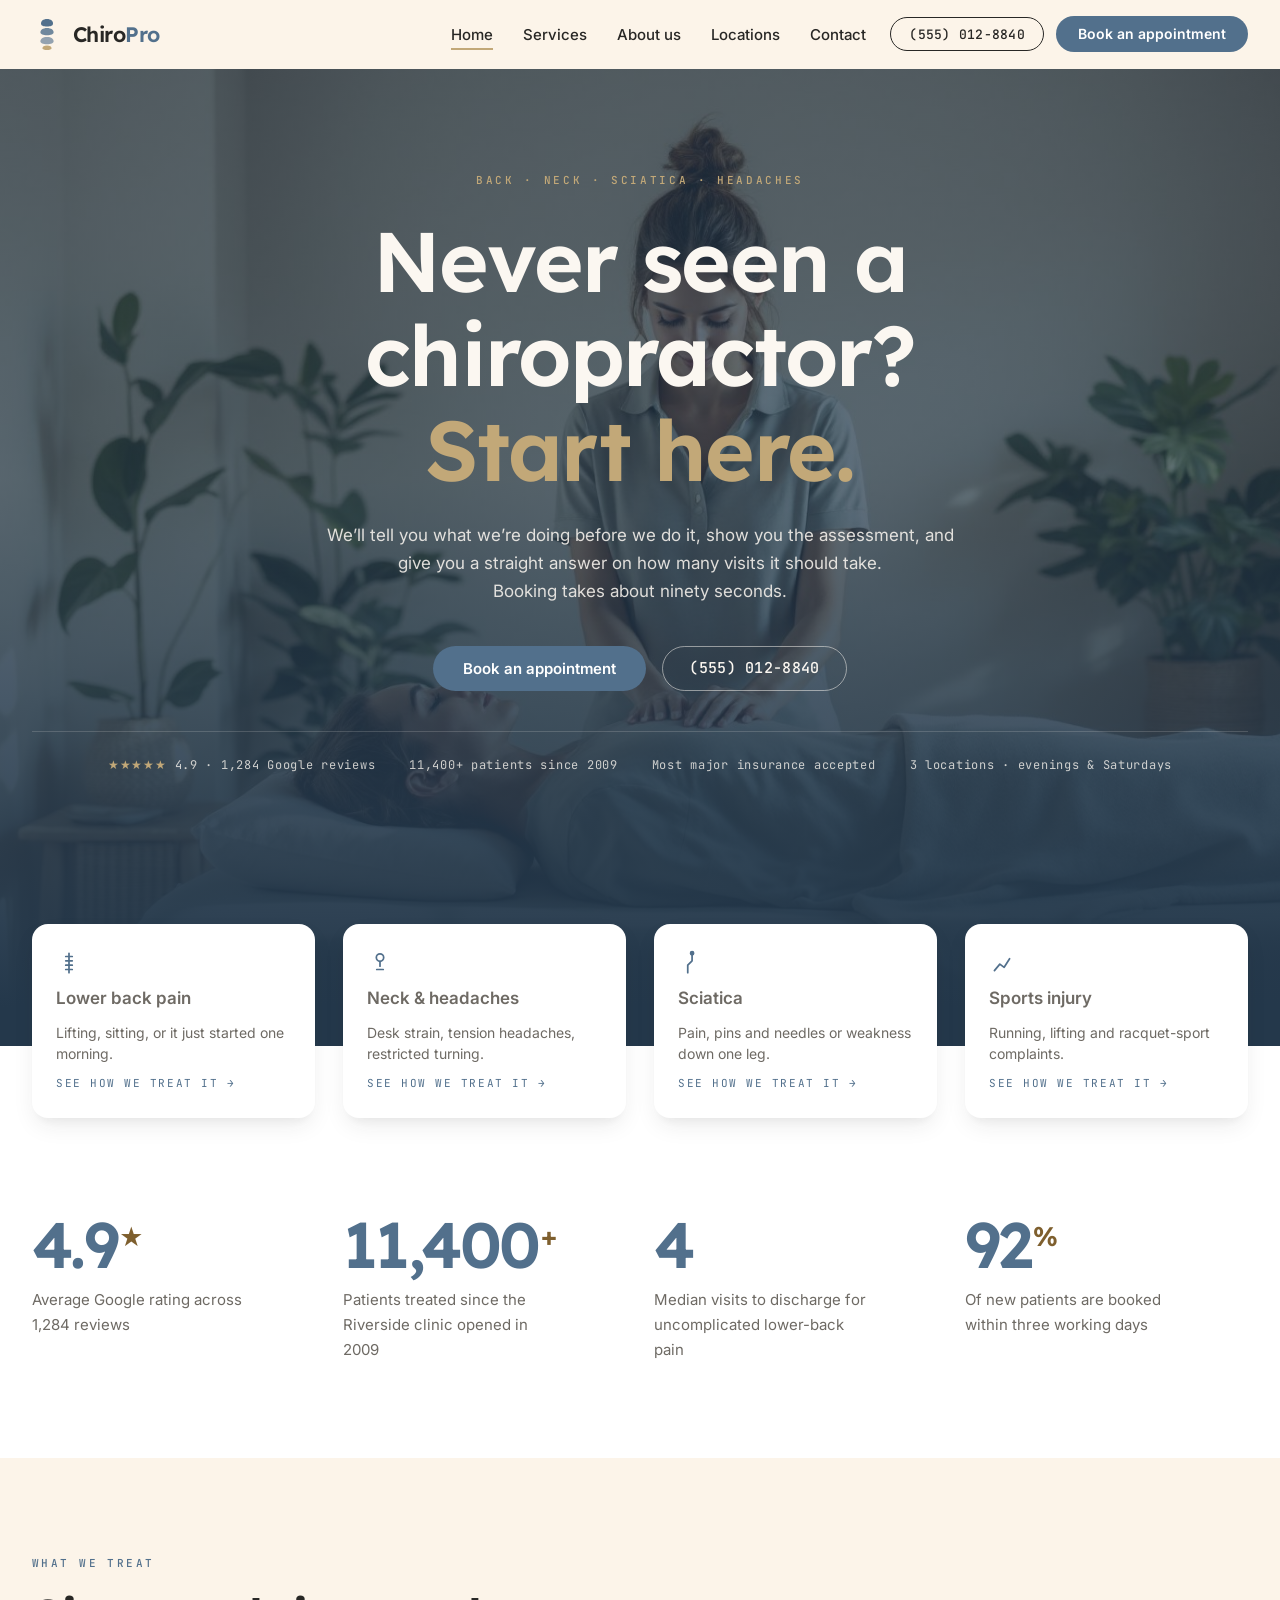
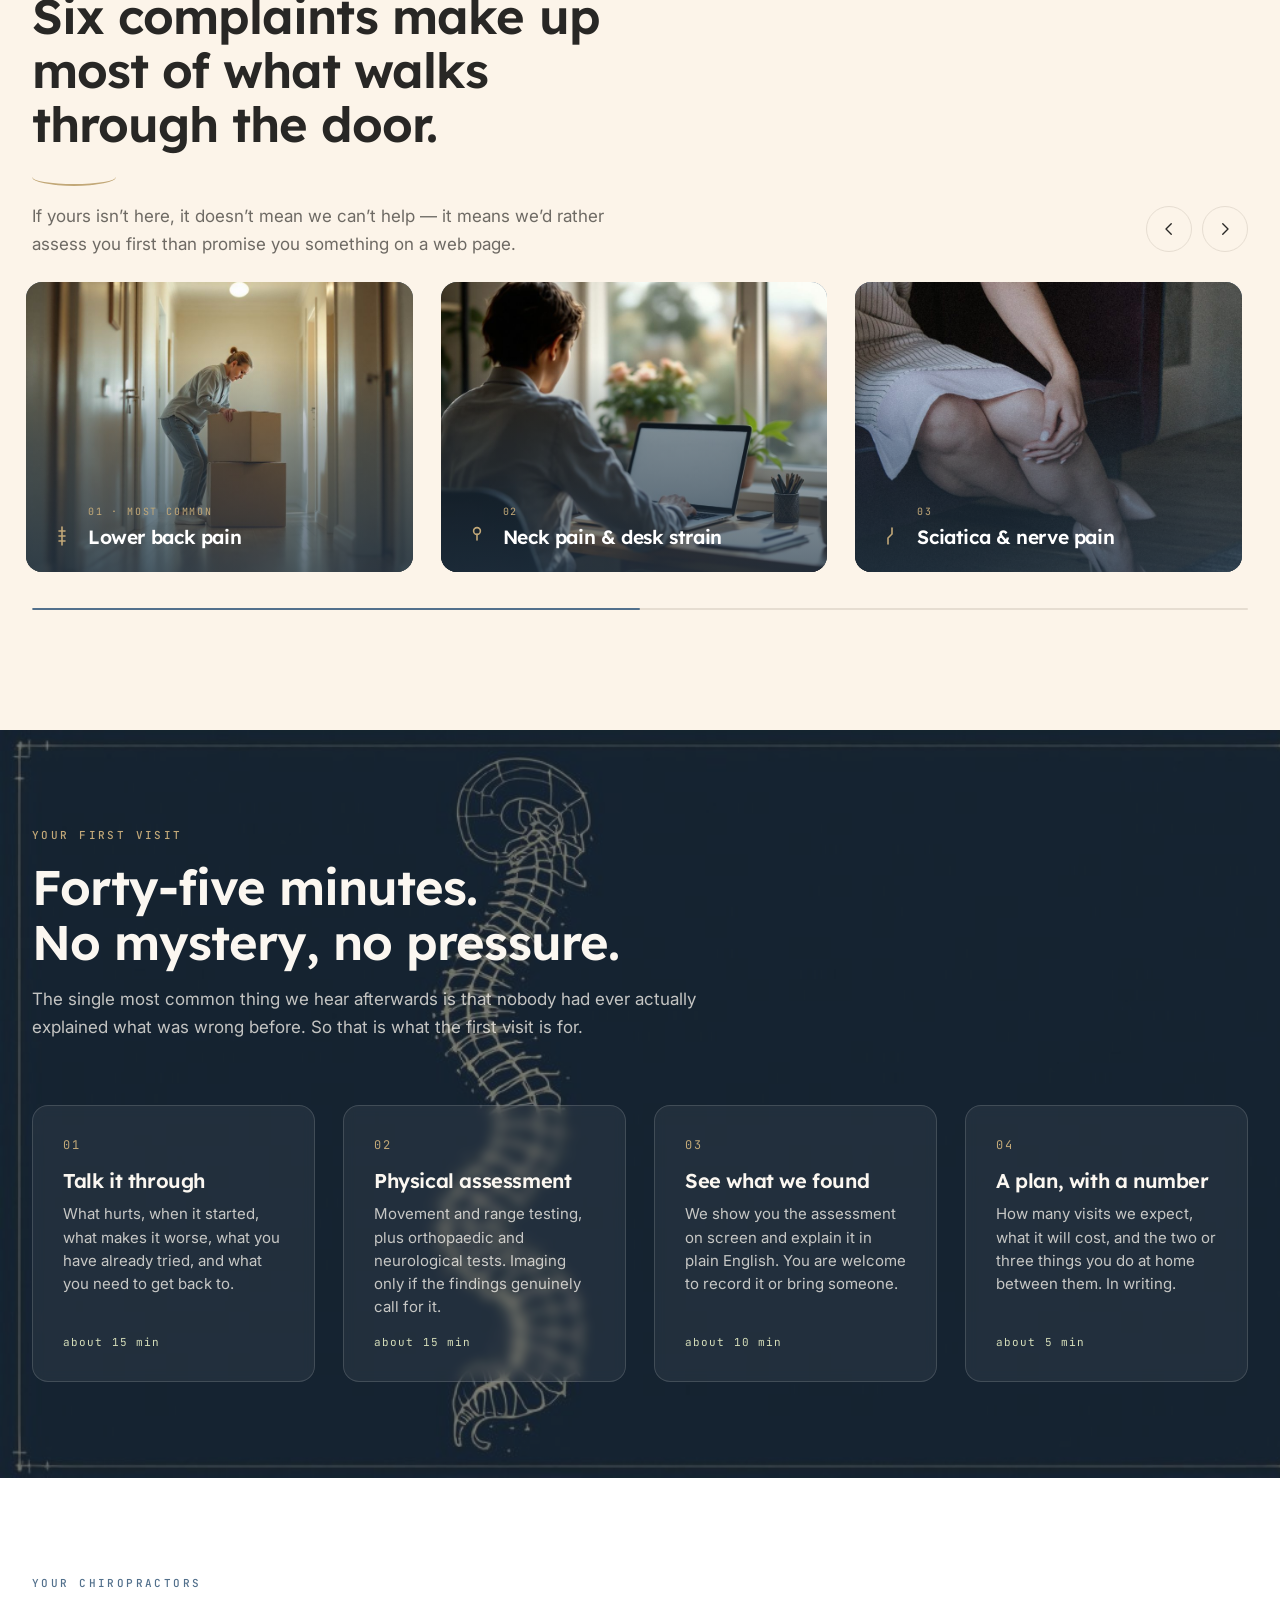
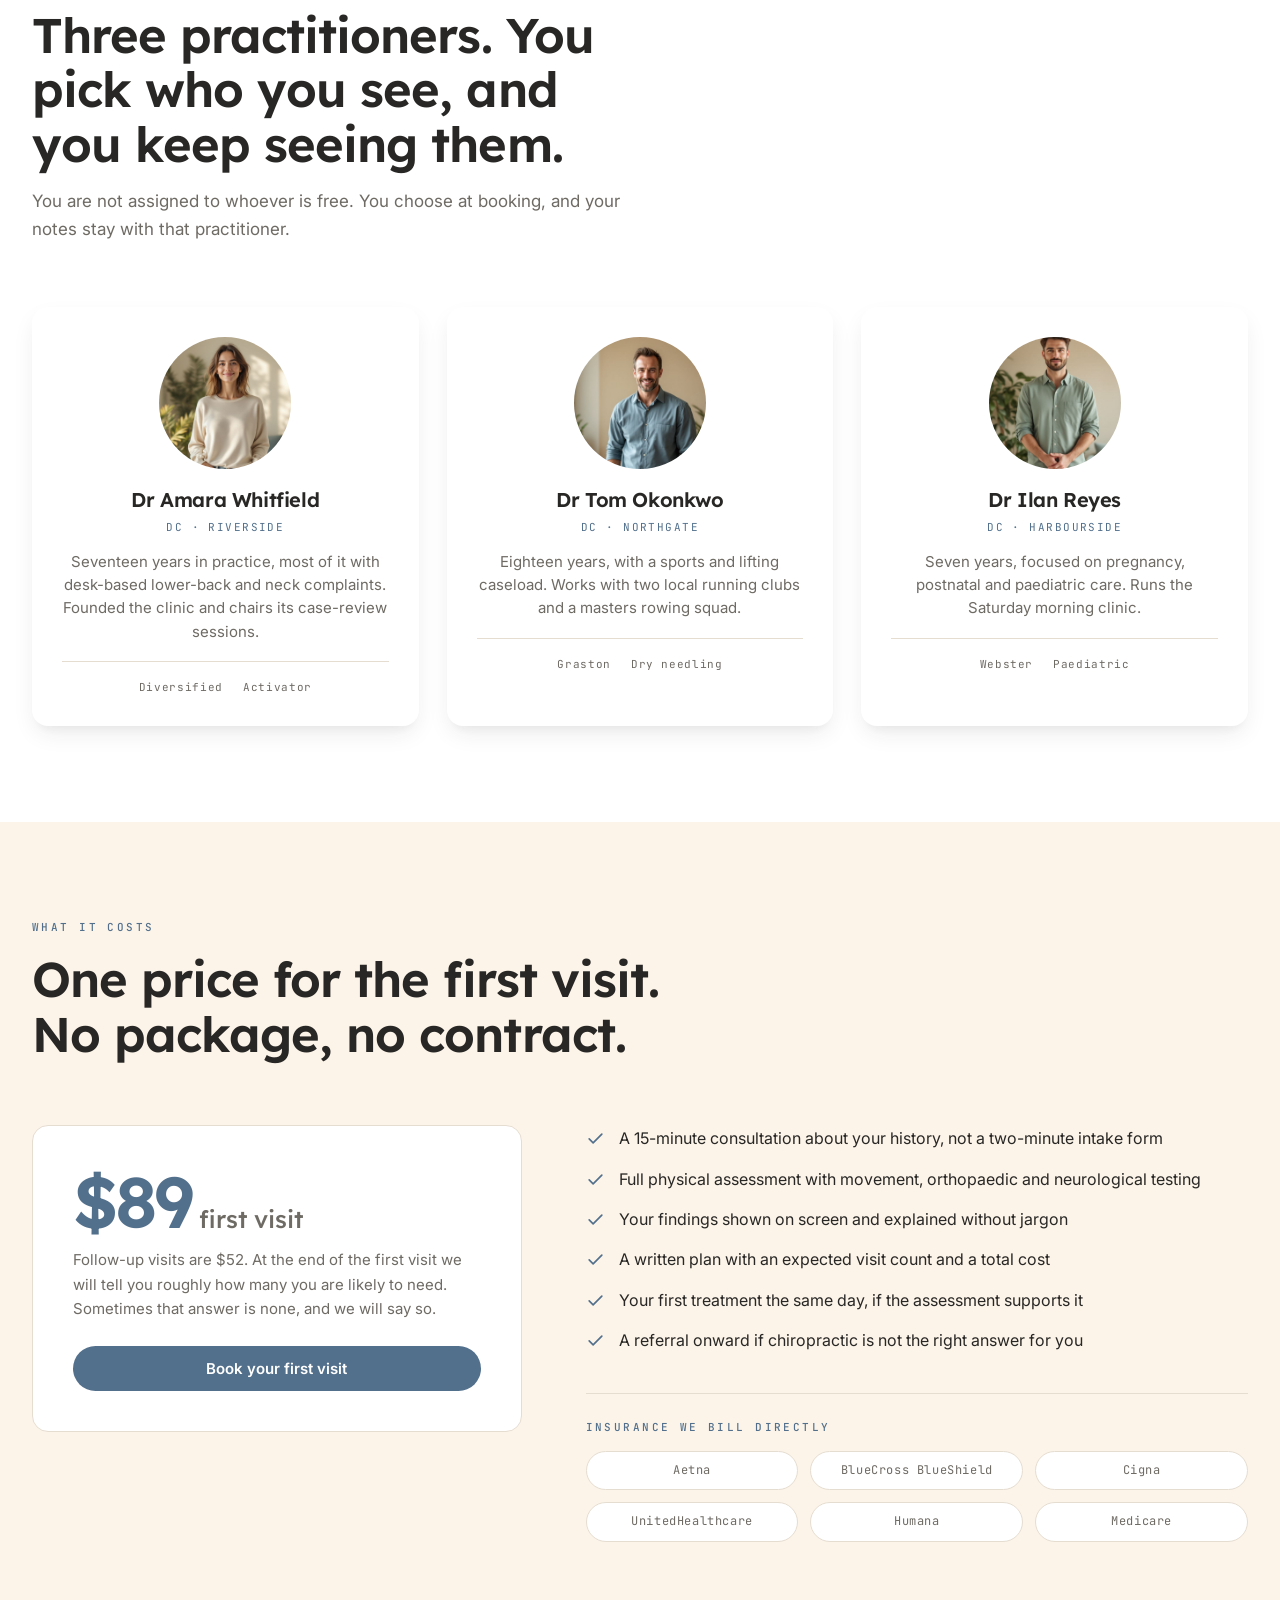
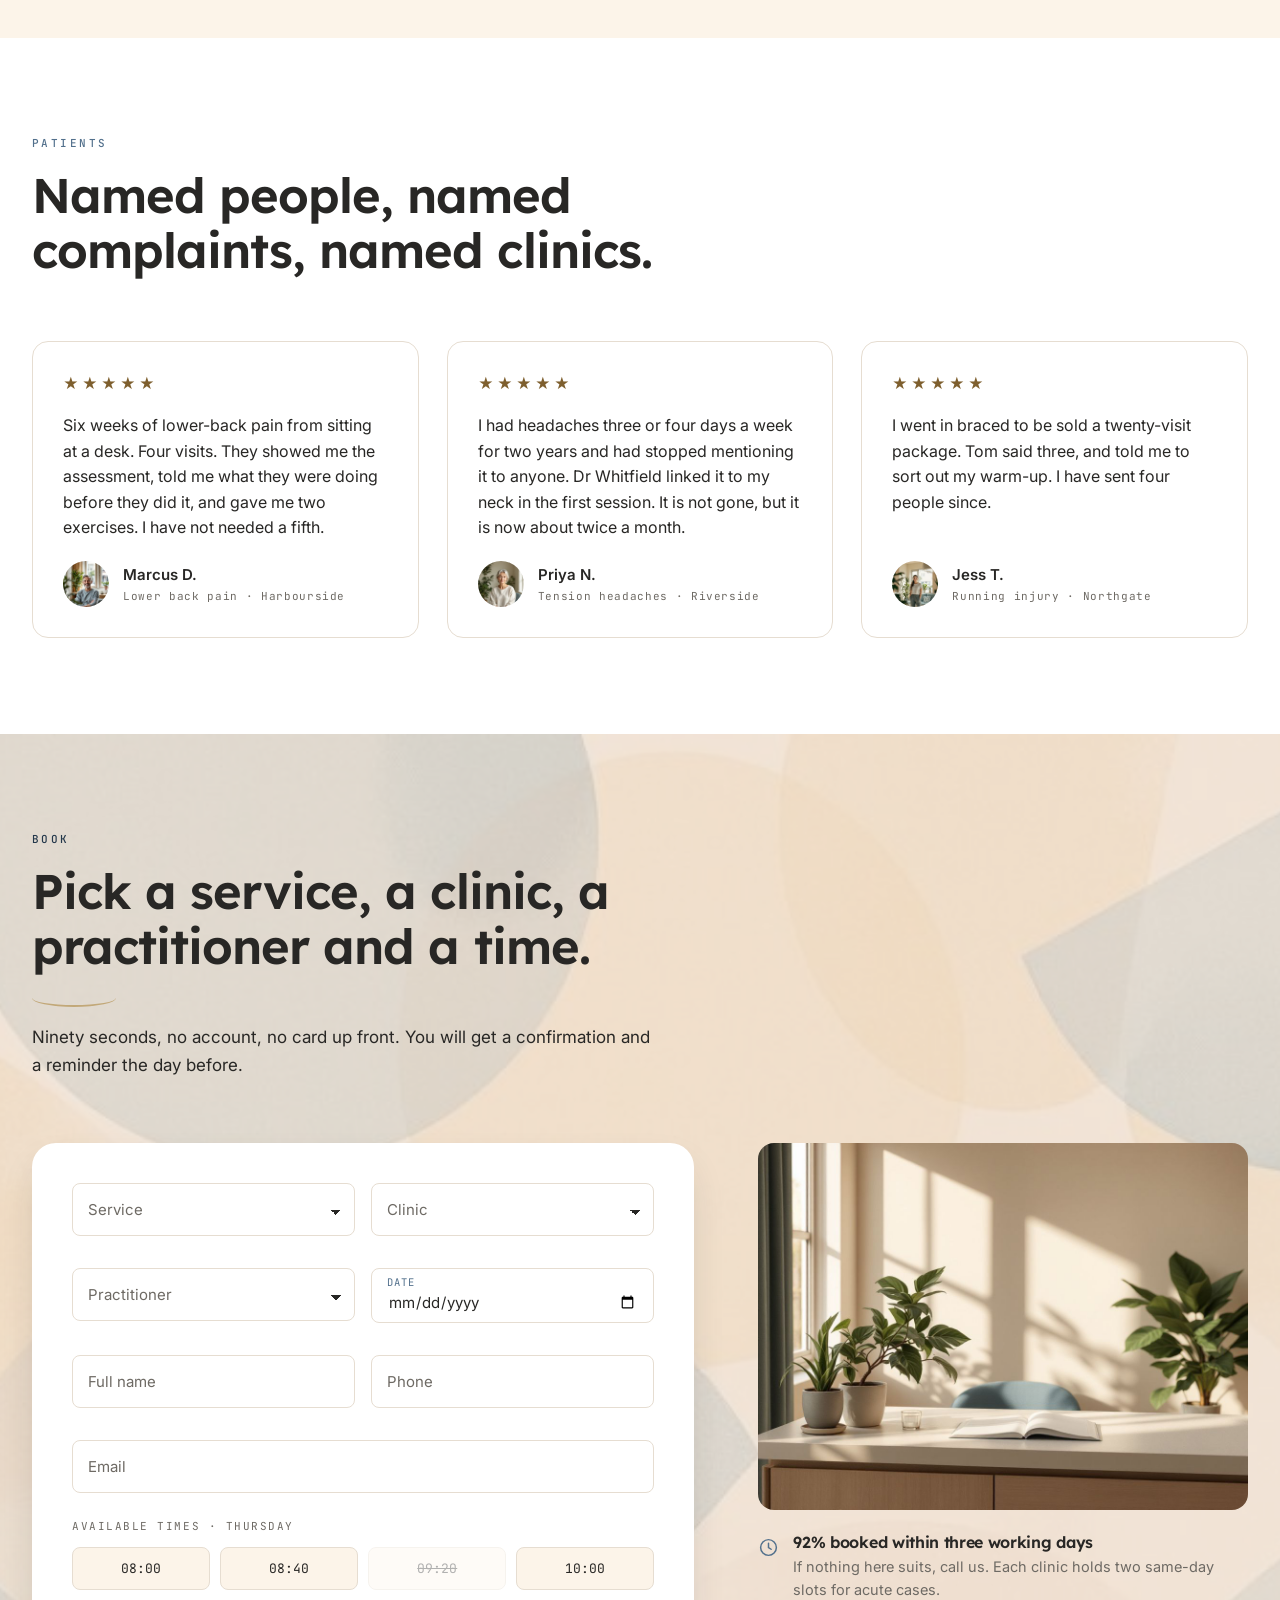
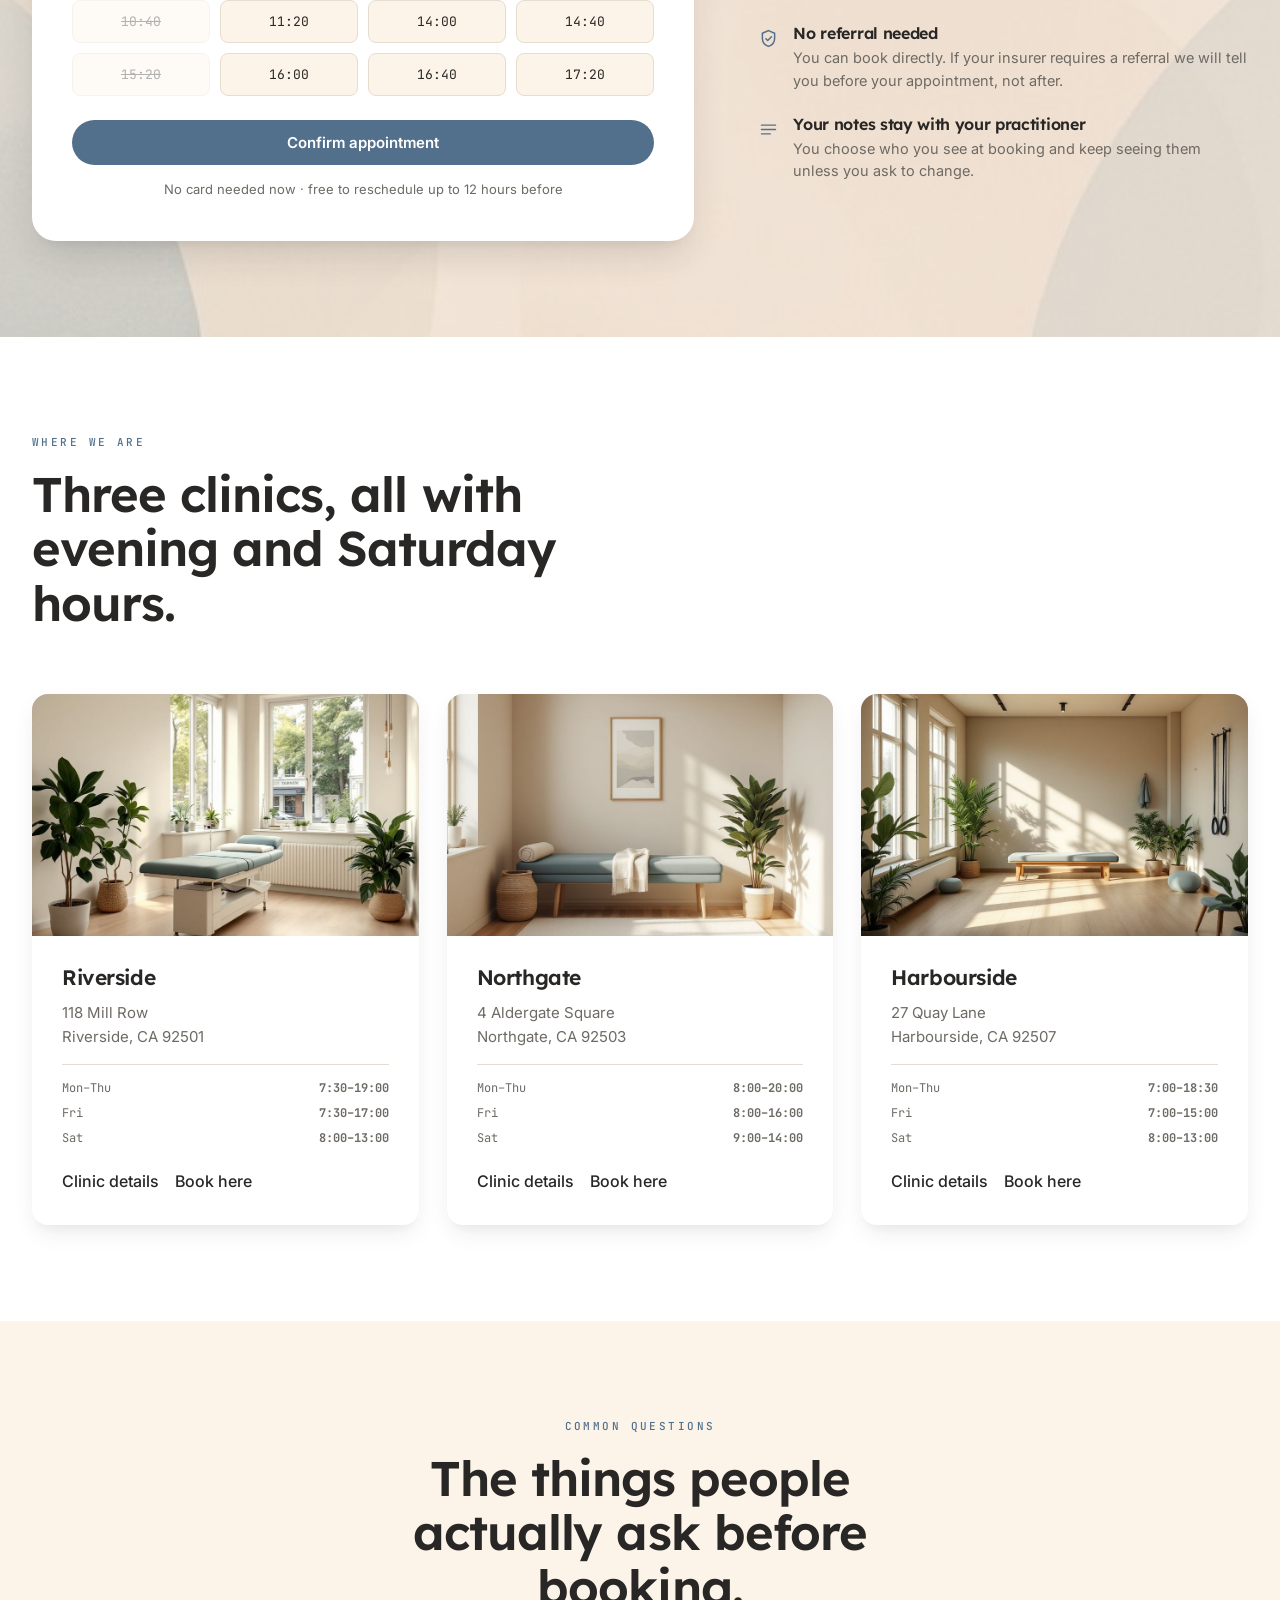
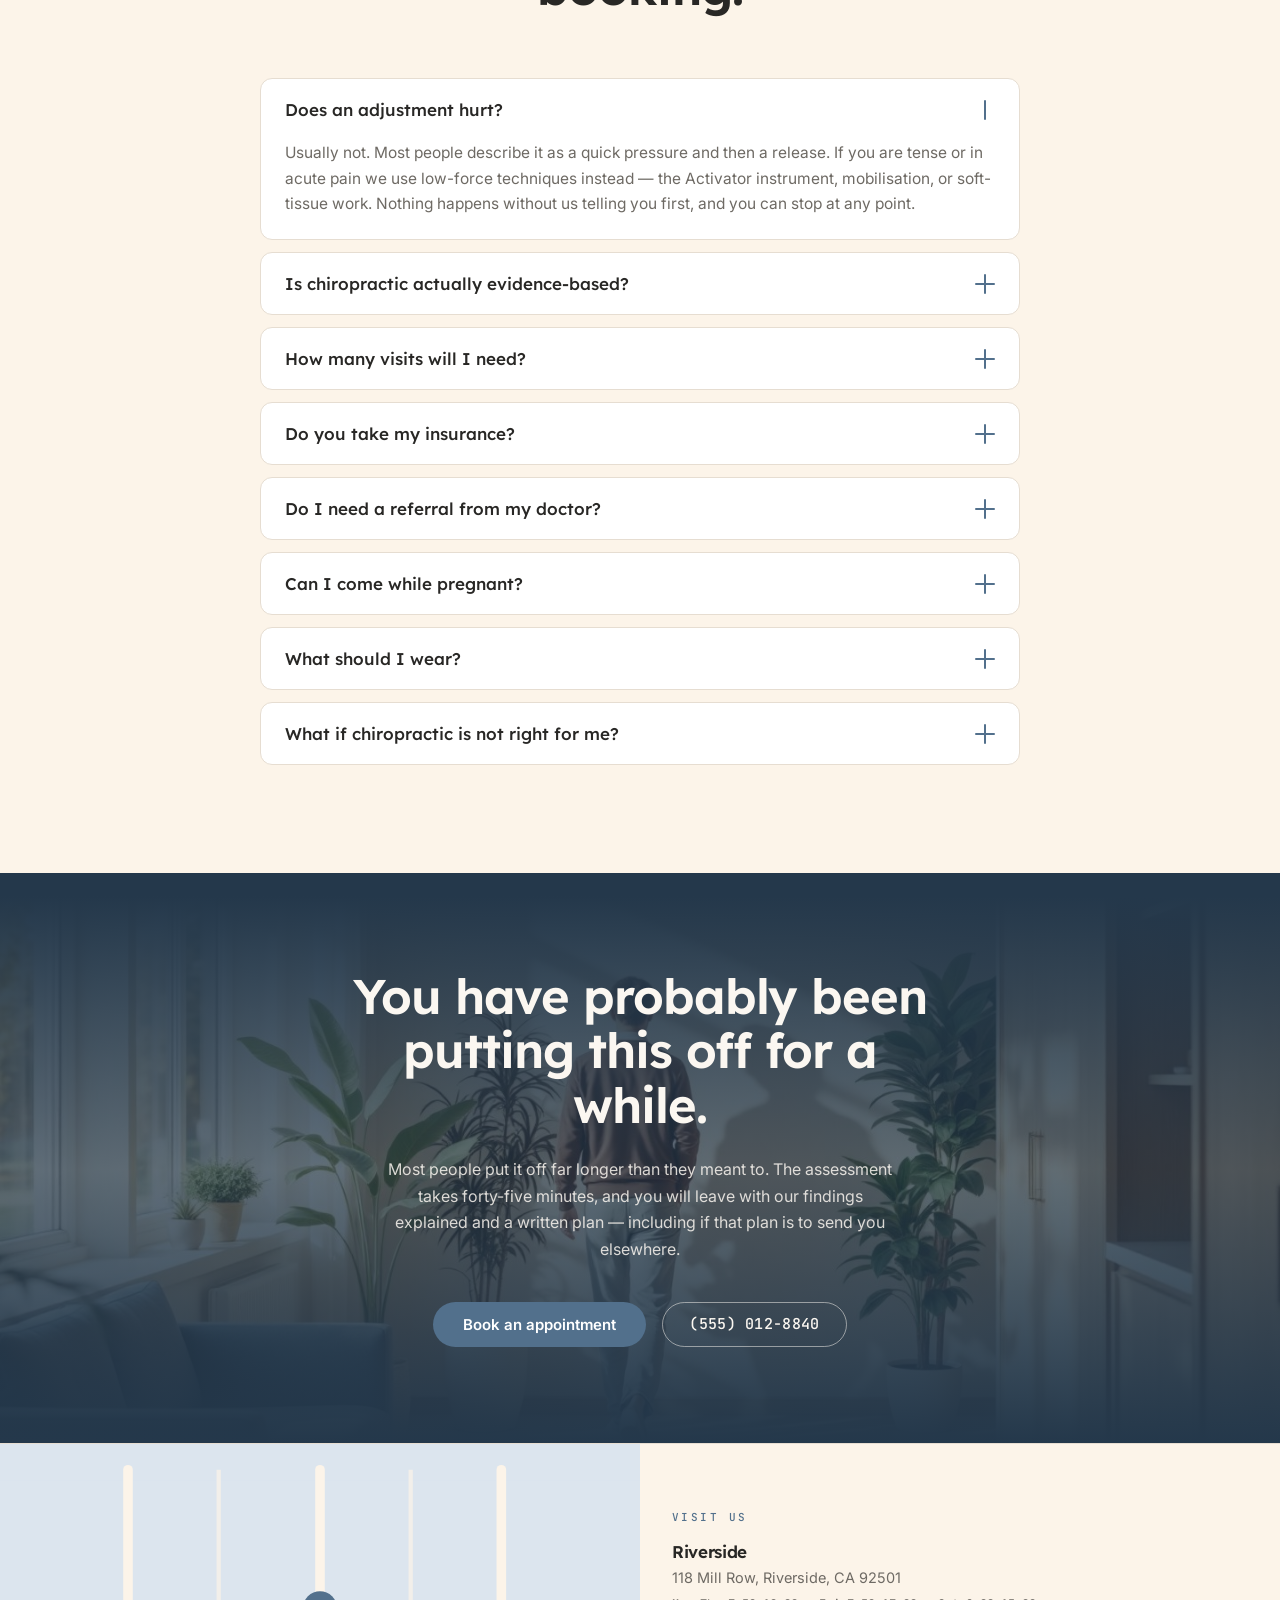
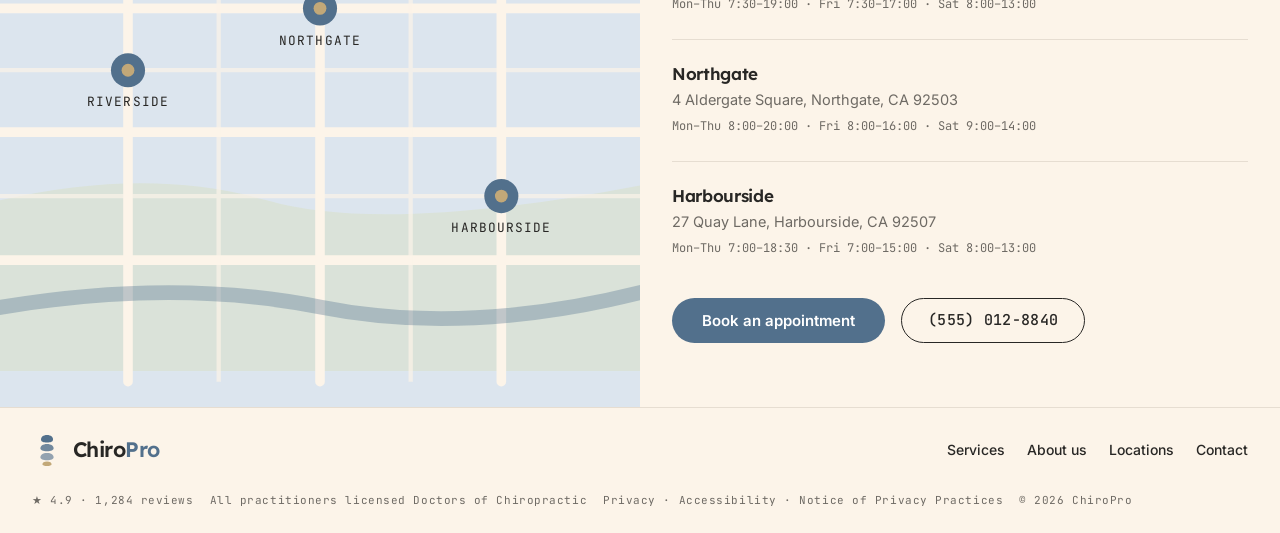
<file: index.html>
<!DOCTYPE html>
<html lang="en">
<head>
<meta charset="UTF-8">
<meta name="viewport" content="width=device-width, initial-scale=1.0">
<title>ChiroPro — Chiropractic care in Riverside, Northgate &amp; Harbourside</title>
<meta name="description" content="Never seen a chiropractor? Start here. Assessment, findings and a written plan with a visit count on your first appointment. $89. Book online in ninety seconds.">

<!-- Review preview: never index this deployment. Mirrors robots.txt, which
     a crawler may not have fetched before reaching this page. -->
<meta name="robots" content="noindex, nofollow">
<link rel="canonical" href="https://chris-sgen.github.io/chiropro/">

<link rel="icon" href="favicon.svg" type="image/svg+xml">
<link rel="apple-touch-icon" href="apple-touch-icon.png">
<meta name="theme-color" content="#24384B">

<meta property="og:type" content="website">
<meta property="og:site_name" content="ChiroPro">
<meta property="og:locale" content="en_US">
<meta property="og:url" content="https://chris-sgen.github.io/chiropro/">
<meta property="og:title" content="ChiroPro — Chiropractic care in Riverside, Northgate &amp; Harbourside">
<meta property="og:description" content="Never seen a chiropractor? Start here. Assessment, findings and a written plan with a visit count on your first appointment. $89. Book online in ninety seconds.">
<meta property="og:image" content="https://chris-sgen.github.io/chiropro/assets/og-cover.jpg">
<meta property="og:image:width" content="1200">
<meta property="og:image:height" content="630">
<meta property="og:image:alt" content="ChiroPro — “Never seen a chiropractor? Start here.” over a photograph of a chiropractor treating a patient.">
<meta name="twitter:card" content="summary_large_image">
<meta name="twitter:title" content="ChiroPro — Chiropractic care in Riverside, Northgate &amp; Harbourside">
<meta name="twitter:description" content="Never seen a chiropractor? Start here. Assessment, findings and a written plan with a visit count on your first appointment. $89. Book online in ninety seconds.">
<meta name="twitter:image" content="https://chris-sgen.github.io/chiropro/assets/og-cover.jpg">

<link rel="preconnect" href="https://fonts.googleapis.com">
<link rel="preconnect" href="https://fonts.gstatic.com" crossorigin>
<link rel="stylesheet" href="https://fonts.googleapis.com/css2?family=Lexend:wght@300;400;500;600;700&family=Inter:wght@400;500;600;700&family=JetBrains+Mono:wght@400;500&display=swap">
<link rel="stylesheet" href="design-system/tokens.css">
<link rel="stylesheet" href="design-system/structural.css">

<style>
/* ONLY homepage-specific section layout lives here. Every shared component —
   header, drawer, buttons, cards, forms, FAQ, footer, sticky CTA, motion — is
   owned by design-system/structural.css so the homepage and the inner pages
   cannot drift apart. The homepage IS the design system. */

/* 01 Hero · HERO-COMPOSITIONS #11 Centered headline + CTA grid below */
.sec-hero {
  background: var(--ds-primary-deep);
  color: var(--ds-ink-on-dark);
  padding-top: clamp(64px, 8vw, 116px);
  padding-bottom: 0;
  position: relative;
  /* NOT overflow:hidden — DIVIDER-PATTERNS #7 needs .hero-quick to break out of
     this box and overlap the next section. The photo is clipped on .hero-bg. */
}
.hero-bg { position: absolute; inset: 0; z-index: 0; overflow: hidden; }
.hero-bg img { width: 100%; height: 100%; object-fit: cover; object-position: 62% center; }
.hero-bg::after {
  content: ""; position: absolute; inset: 0;
  background: linear-gradient(180deg, var(--ds-scrim) 0%, var(--ds-scrim) 42%, var(--ds-primary-deep) 96%);
}
.hero-inner { position: relative; z-index: 1; text-align: center; }
.hero-eyebrow {
  font-family: var(--ds-font-mono); font-size: var(--ds-fs-eyebrow); font-weight: 500;
  letter-spacing: 0.24em; text-transform: uppercase; color: var(--ds-accent);
  margin-bottom: var(--ds-space-lg);
}
.sec-hero h1 { font-size: var(--ds-fs-hero); max-width: 15ch; margin: 0 auto var(--ds-space-lg); }
.sec-hero h1 .accent { color: var(--ds-accent); }
.hero-sub { max-width: 58ch; margin: 0 auto var(--ds-space-xl); color: rgba(251,247,241,0.86); font-size: clamp(17px, 1.15vw, 20px); }
.hero-trust {
  display: flex; flex-wrap: wrap; justify-content: center; gap: 14px 34px;
  margin-top: var(--ds-space-xl); padding-top: var(--ds-space-lg);
  border-top: 1px solid rgba(251,247,241,0.16);
  font-family: var(--ds-font-mono); font-size: 12px; letter-spacing: 0.06em;
  color: rgba(251,247,241,0.78);
}
.hero-trust span { display: inline-flex; align-items: center; gap: 8px; }
.hero-trust .star { color: var(--ds-accent); }

/* MOTION #24 Split-text reveal — one headline on the page, per-word rise */
.split-mask { display: inline-block; overflow: hidden; vertical-align: bottom; }
.split-word { display: inline-block; opacity: 0; transform: translateY(90%); animation: cpro-word 700ms var(--ds-ease) forwards; animation-delay: calc(var(--w) * 55ms + 120ms); }
@keyframes cpro-word { to { opacity: 1; transform: translateY(0); } }

/* HERO #11 CTA grid + DIVIDER-PATTERNS #7 Pulled-up card overlap */
.hero-quick {
  position: relative; z-index: 2;
  display: grid; grid-template-columns: repeat(4, 1fr); gap: var(--ds-grid-gap);
  margin-top: clamp(48px, 6vw, 88px); transform: translateY(clamp(40px, 6vw, 72px));
}
.quick-tile {
  background: var(--ds-bg-2); border-radius: var(--ds-r-lg);
  box-shadow: var(--ds-shadow-card);
  padding: 26px 24px; text-align: left; text-decoration: none; color: var(--ds-ink);
  display: flex; flex-direction: column; gap: 10px;
  transition: transform var(--ds-dur) var(--ds-ease), box-shadow var(--ds-dur) ease;
}
.quick-tile:hover { transform: translateY(-4px); box-shadow: var(--ds-shadow-lift); }
.quick-tile:focus-visible { outline: 0; box-shadow: 0 0 0 3px color-mix(in srgb, var(--ds-primary) 30%, transparent), var(--ds-shadow-lift); }
.quick-tile svg { color: var(--ds-primary); }
.quick-tile .qt-title { font-size: 17px; font-weight: 600; }
.quick-tile p { font-size: 14px; color: var(--ds-ink-soft); line-height: 1.5; }
.quick-tile .go { margin-top: auto; font-family: var(--ds-font-mono); font-size: 11px; letter-spacing: 0.14em; text-transform: uppercase; color: var(--ds-primary); }

/* 02 Stat strip — extra top padding makes room for the pulled-up tiles */
.sec-stats { background: var(--ds-bg-2); padding-top: clamp(112px, 13vw, 168px); }

/* 03–11 section background roles (last class is what the H9 classifier reads) */
.sec-conditions   { background: var(--ds-bg); }
.sec-firstvisit   { background: var(--ds-primary-deep); color: var(--ds-ink-on-dark); overflow: hidden; }
.sec-team         { background: var(--ds-bg-2); }
.sec-pricing      { background: var(--ds-bg); }
.sec-testimonials { background: var(--ds-bg-2); }
.sec-booking      { background: var(--ds-accent-soft); position: relative; overflow: hidden; }
.sec-locations    { background: var(--ds-bg-2); }
.sec-faq          { background: var(--ds-bg); }
.sec-closing      { background: var(--ds-primary-deep); color: var(--ds-ink-on-dark); }

.fv-illo { position: absolute; inset: 0; z-index: 0; opacity: 0.42; }
.fv-illo img { width: 100%; height: 100%; object-fit: cover; object-position: left center; }
.sec-firstvisit .container { position: relative; z-index: 1; }

.booking-tex { position: absolute; inset: 0; z-index: 0; opacity: 0.3; }
.booking-tex img { width: 100%; height: 100%; object-fit: cover; }
.sec-booking .container { position: relative; z-index: 1; }

@media (max-width: 1024px) { .hero-quick { gap: 16px; } .quick-tile { padding: 20px 18px; } }
@media (max-width: 900px)  { .hero-quick { grid-template-columns: repeat(2, 1fr); } }
@media (max-width: 768px)  {
  .sec-stats { padding-top: clamp(96px, 18vw, 140px); }
  .hero-quick { transform: translateY(clamp(32px, 7vw, 56px)); }
  .fv-illo { opacity: 0.22; }
  /* The last step card left a wide empty band before the next section: the
     section's own bottom padding plus the next section's top padding stacked to
     ~96px on a 375 viewport. Trim this section's bottom half so the dark band
     closes up under the final card. */
  .sec-firstvisit { padding-bottom: 24px; }
}
@media (max-width: 560px)  { .hero-quick { grid-template-columns: 1fr; } }
</style>
</head>
<body>

<a class="skip" href="#main">Skip to content</a>

<!-- ══ Header · NAV-PATTERNS #3 ═══════════════════════════════════════════ -->
<header class="site-header">
  <div class="container site-nav">
    <a class="brand" href="index.html" aria-label="ChiroPro home">
      <svg class="brand-mark" viewBox="0 0 30 34" fill="none" aria-hidden="true">
        <path d="M15 2c4 0 6 2.2 6 4.4s-2.4 3-6 3-6-.8-6-3S11 2 15 2Z" fill="var(--ds-primary)"/>
        <path d="M15 11c4.4 0 6.6 2.2 6.6 4.3s-2.6 3-6.6 3-6.6-.9-6.6-3S10.6 11 15 11Z" fill="var(--ds-primary)" opacity=".82"/>
        <path d="M15 20c4.4 0 6.6 2.1 6.6 4.2s-2.6 3-6.6 3-6.6-.9-6.6-3S10.6 20 15 20Z" fill="var(--ds-primary)" opacity=".62"/>
        <path d="M15 28.6c3 0 4.6 1.4 4.6 2.6S17.6 33 15 33s-4.6-.6-4.6-1.8 1.6-2.6 4.6-2.6Z" fill="var(--ds-accent)"/>
      </svg>
      <span class="brand-word">Chiro<em>Pro</em></span>
    </a>
    <nav aria-label="Primary">
      <ul class="nav-links">
        <li><a href="index.html" aria-current="page">Home</a></li>
        <li><a href="services.html">Services</a></li>
        <li><a href="about.html">About us</a></li>
        <li><a href="locations.html">Locations</a></li>
        <li><a href="contact.html">Contact</a></li>
      </ul>
    </nav>
    <div class="nav-actions">
      <a class="btn btn-phone" href="tel:+15550128840">(555) 012-8840</a>
      <a class="btn btn-primary" href="#book">Book an appointment</a>
      <button class="hamburger" data-hamburger aria-expanded="false" aria-controls="drawer" aria-label="Open menu"><span></span></button>
    </div>
  </div>
</header>

<div class="drawer-backdrop" data-drawer-backdrop></div>
<nav class="mobile-drawer" id="drawer" data-drawer aria-hidden="true" aria-label="Mobile">
  <button class="drawer-close" data-drawer-close aria-label="Close menu">&#10005;</button>
  <ul class="drawer-links">
    <li><a href="index.html" aria-current="page">Home</a></li>
    <li><a href="services.html">Services</a></li>
    <li><a href="about.html">About us</a></li>
    <li><a href="locations.html">Locations</a></li>
    <li><a href="contact.html">Contact</a></li>
  </ul>
</nav>

<main id="main">

<!-- ══ 01 Hero ════════════════════════════════════════════════════════════ -->
<section class="section hero sec-hero">
  <div class="hero-bg">
    <img src="assets/hero-clinic.jpg" alt="A chiropractor standing beside a treatment bench with both hands resting on a patient's upper back in a bright, plant-filled clinic room" fetchpriority="high" width="1440" height="1056">
  </div>
  <div class="container hero-inner">
    <p class="hero-eyebrow">Back &middot; Neck &middot; Sciatica &middot; Headaches</p>
    <h1 data-split-text>Never seen a chiropractor?<br><span class="accent">Start here.</span></h1>
    <p class="hero-sub">We&rsquo;ll tell you what we&rsquo;re doing before we do it, show you the assessment, and give you a straight answer on how many visits it should take.<br>Booking takes about ninety seconds.</p>
    <div class="cta-row cta-row--center">
      <a class="btn btn-primary" href="#book">Book an appointment</a>
      <a class="btn btn-phone" href="tel:+15550128840">(555) 012-8840</a>
    </div>
    <div class="hero-trust">
      <span><span class="star">&#9733;&#9733;&#9733;&#9733;&#9733;</span> 4.9 &middot; 1,284 Google reviews</span>
      <span>11,400+ patients since 2009</span>
      <span>Most major insurance accepted</span>
      <span>3 locations &middot; evenings &amp; Saturdays</span>
    </div>
    <div class="hero-quick stagger">
      <a class="quick-tile reveal" href="#conditions">
        <svg width="26" height="26" viewBox="0 0 24 24" fill="none" stroke="currentColor" stroke-width="1.6" aria-hidden="true"><path d="M12 3v18M9 6h6M9 10h6M9 14h6M9 18h6" stroke-linecap="round"/></svg>
        <p class="qt-title">Lower back pain</p><p>Lifting, sitting, or it just started one morning.</p><span class="go">See how we treat it &rarr;</span>
      </a>
      <a class="quick-tile reveal" href="#conditions">
        <svg width="26" height="26" viewBox="0 0 24 24" fill="none" stroke="currentColor" stroke-width="1.6" aria-hidden="true"><circle cx="12" cy="7" r="3.4"/><path d="M12 10.4V15M9 18h6" stroke-linecap="round"/></svg>
        <p class="qt-title">Neck &amp; headaches</p><p>Desk strain, tension headaches, restricted turning.</p><span class="go">See how we treat it &rarr;</span>
      </a>
      <a class="quick-tile reveal" href="#conditions">
        <svg width="26" height="26" viewBox="0 0 24 24" fill="none" stroke="currentColor" stroke-width="1.6" aria-hidden="true"><path d="M13 3v7l-4 4v7" stroke-linecap="round" stroke-linejoin="round"/><circle cx="13" cy="3" r="1.4" fill="currentColor"/></svg>
        <p class="qt-title">Sciatica</p><p>Pain, pins and needles or weakness down one leg.</p><span class="go">See how we treat it &rarr;</span>
      </a>
      <a class="quick-tile reveal" href="#conditions">
        <svg width="26" height="26" viewBox="0 0 24 24" fill="none" stroke="currentColor" stroke-width="1.6" aria-hidden="true"><path d="M5 19l5-6 4 3 5-8" stroke-linecap="round" stroke-linejoin="round"/></svg>
        <p class="qt-title">Sports injury</p><p>Running, lifting and racquet-sport complaints.</p><span class="go">See how we treat it &rarr;</span>
      </a>
    </div>
  </div>
</section>

<!-- ══ 02 Stat strip ══════════════════════════════════════════════════════ -->
<section class="section sec-stats">
  <div class="container">
    <div class="stat-strip stagger">
      <div class="stat reveal"><div class="num">4.9<sup>&#9733;</sup></div><p class="lbl">Average Google rating across 1,284 reviews</p></div>
      <div class="stat reveal"><div class="num">11,400<sup>+</sup></div><p class="lbl">Patients treated since the Riverside clinic opened in 2009</p></div>
      <div class="stat reveal"><div class="num">4</div><p class="lbl">Median visits to discharge for uncomplicated lower-back pain</p></div>
      <div class="stat reveal"><div class="num">92<sup>%</sup></div><p class="lbl">Of new patients are booked within three working days</p></div>
    </div>
  </div>
</section>

<!-- ══ 03 Conditions · CARD-VARIATIONS #13 ════════════════════════════════ -->
<section class="section sec-conditions" id="conditions">
  <div class="container">
    <div class="slider-head">
      <div class="section-head section-head--signed">
        <p class="eyebrow">What we treat</p>
        <h2>Six complaints make up most of what walks through the door.</h2>
        <p class="lede">If yours isn&rsquo;t here, it doesn&rsquo;t mean we can&rsquo;t help &mdash; it means we&rsquo;d rather assess you first than promise you something on a web page.</p>
      </div>
      <div class="slider-nav">
        <button class="slider-btn" type="button" data-slider-prev aria-label="Previous conditions">
          <svg width="18" height="18" viewBox="0 0 24 24" fill="none" stroke="currentColor" stroke-width="1.8" aria-hidden="true"><path d="M15 5l-7 7 7 7" stroke-linecap="round" stroke-linejoin="round"/></svg>
        </button>
        <button class="slider-btn" type="button" data-slider-next aria-label="More conditions">
          <svg width="18" height="18" viewBox="0 0 24 24" fill="none" stroke="currentColor" stroke-width="1.8" aria-hidden="true"><path d="M9 5l7 7-7 7" stroke-linecap="round" stroke-linejoin="round"/></svg>
        </button>
      </div>
    </div>
    <div class="slider reveal" data-slider>
      <div class="slider-track" tabindex="0" role="group" aria-label="What we treat — scrollable list of six conditions">
        <a class="cond-tile img-frame" href="services.html#lower-back">
          <img src="assets/cond-lower-back.jpg" alt="A person lifting a cardboard box from the floor in a bright hallway" loading="lazy" width="900" height="675">
          <div class="cond-body"><svg width="24" height="24" viewBox="0 0 24 24" fill="none" stroke="currentColor" stroke-width="1.6" aria-hidden="true"><path d="M12 3v18M9 7h6M9 12h6M9 17h6" stroke-linecap="round"/></svg>
          <div><span class="cond-eyebrow">01 &middot; Most common</span><h3>Lower back pain</h3></div></div>
        </a>
        <a class="cond-tile img-frame" href="services.html#neck">
          <img src="assets/cond-neck.jpg" alt="A person working at a laptop at a wooden desk beside a window, seen from behind" loading="lazy" width="900" height="675">
          <div class="cond-body"><svg width="24" height="24" viewBox="0 0 24 24" fill="none" stroke="currentColor" stroke-width="1.6" aria-hidden="true"><circle cx="12" cy="7" r="3.4"/><path d="M12 10.4V16" stroke-linecap="round"/></svg>
          <div><span class="cond-eyebrow">02</span><h3>Neck pain &amp; desk strain</h3></div></div>
        </a>
        <a class="cond-tile img-frame" href="services.html#sciatica">
          <img src="assets/cond-sciatica.jpg" alt="A seated person holding their lower leg with both hands, just below the knee" loading="lazy" width="900" height="675">
          <div class="cond-body"><svg width="24" height="24" viewBox="0 0 24 24" fill="none" stroke="currentColor" stroke-width="1.6" aria-hidden="true"><path d="M13 4v6l-4 4v6" stroke-linecap="round" stroke-linejoin="round"/></svg>
          <div><span class="cond-eyebrow">03</span><h3>Sciatica &amp; nerve pain</h3></div></div>
        </a>
        <a class="cond-tile img-frame" href="services.html#headaches">
          <img src="assets/cond-headache.jpg" alt="A close view of a person pressing their fingertips against their brow and temples, eyes closed" loading="lazy" width="900" height="675">
          <div class="cond-body"><svg width="24" height="24" viewBox="0 0 24 24" fill="none" stroke="currentColor" stroke-width="1.6" aria-hidden="true"><circle cx="12" cy="12" r="4"/><path d="M12 4v1.6M12 18.4V20M4 12h1.6M18.4 12H20" stroke-linecap="round"/></svg>
          <div><span class="cond-eyebrow">04</span><h3>Tension headaches</h3></div></div>
        </a>
        <a class="cond-tile img-frame" href="services.html#sports">
          <img src="assets/cond-sports.jpg" alt="A runner crouching to retie a shoelace on a sunlit park path" loading="lazy" width="900" height="675">
          <div class="cond-body"><svg width="24" height="24" viewBox="0 0 24 24" fill="none" stroke="currentColor" stroke-width="1.6" aria-hidden="true"><path d="M5 19l5-6 4 3 5-8" stroke-linecap="round" stroke-linejoin="round"/></svg>
          <div><span class="cond-eyebrow">05</span><h3>Sports &amp; running injuries</h3></div></div>
        </a>
        <a class="cond-tile img-frame" href="services.html#posture">
          <img src="assets/cond-posture.jpg" alt="A person carrying a young child on one hip while holding a bag, walking through a bright doorway" loading="lazy" width="900" height="675">
          <div class="cond-body"><svg width="24" height="24" viewBox="0 0 24 24" fill="none" stroke="currentColor" stroke-width="1.6" aria-hidden="true"><path d="M8 20c0-5 2-7 2-11a2 2 0 1 1 4 0c0 4 2 6 2 11" stroke-linecap="round"/></svg>
          <div><span class="cond-eyebrow">06</span><h3>Posture &amp; everyday strain</h3></div></div>
        </a>
      </div>
      <div class="slider-rail" aria-hidden="true"><span data-slider-rail></span></div>
    </div>
  </div>
</section>

<!-- ══ 04 First visit · dark anchor panel ═════════════════════════════════ -->
<section class="section section--dark sec-firstvisit">
  <div class="fv-illo" aria-hidden="true"><img src="assets/contour-anatomy.jpg" alt="" loading="lazy" width="1024" height="576"></div>
  <div class="container">
    <div class="section-head section-head--wide">
      <p class="eyebrow">Your first visit</p>
      <h2>Forty-five minutes.<br>No mystery, no pressure.</h2>
      <p class="lede">The single most common thing we hear afterwards is that nobody had ever actually explained what was wrong before. So that is what the first visit is for.</p>
    </div>
    <div class="grid-4 stagger">
      <div class="step reveal"><span class="n">01</span><h3>Talk it through</h3><p>What hurts, when it started, what makes it worse, what you have already tried, and what you need to get back to.</p><span class="mins">about 15 min</span></div>
      <div class="step reveal"><span class="n">02</span><h3>Physical assessment</h3><p>Movement and range testing, plus orthopaedic and neurological tests. Imaging only if the findings genuinely call for it.</p><span class="mins">about 15 min</span></div>
      <div class="step reveal"><span class="n">03</span><h3>See what we found</h3><p>We show you the assessment on screen and explain it in plain English. You are welcome to record it or bring someone.</p><span class="mins">about 10 min</span></div>
      <div class="step reveal"><span class="n">04</span><h3>A plan, with a number</h3><p>How many visits we expect, what it will cost, and the two or three things you do at home between them. In writing.</p><span class="mins">about 5 min</span></div>
    </div>
  </div>
</section>

<!-- ══ 05 Chiropractors ═══════════════════════════════════════════════════ -->
<section class="section sec-team">
  <div class="container">
    <div class="section-head">
      <p class="eyebrow">Your chiropractors</p>
      <h2>Three practitioners. You pick who you see, and you keep seeing them.</h2>
      <p class="lede">You are not assigned to whoever is free. You choose at booking, and your notes stay with that practitioner.</p>
    </div>
    <div class="team-grid stagger">
      <div class="team-card reveal">
        <div class="team-photo"><img src="assets/dr-1.jpg" alt="Dr Amara Whitfield, chiropractor, standing in a warm clinic room" loading="lazy" width="600" height="800"></div>
        <h3>Dr Amara Whitfield</h3><p class="role">DC &middot; Riverside</p>
        <p class="bio">Seventeen years in practice, most of it with desk-based lower-back and neck complaints. Founded the clinic and chairs its case-review sessions.</p>
        <div class="team-meta"><span>Diversified</span><span>Activator</span></div>
      </div>
      <div class="team-card reveal">
        <div class="team-photo"><img src="assets/dr-2.jpg" alt="Dr Tom Okonkwo, chiropractor, standing in a warm clinic room" loading="lazy" width="600" height="800"></div>
        <h3>Dr Tom Okonkwo</h3><p class="role">DC &middot; Northgate</p>
        <p class="bio">Eighteen years, with a sports and lifting caseload. Works with two local running clubs and a masters rowing squad.</p>
        <div class="team-meta"><span>Graston</span><span>Dry needling</span></div>
      </div>
      <div class="team-card reveal">
        <div class="team-photo"><img src="assets/dr-3.jpg" alt="Dr Ilan Reyes, chiropractor, standing in a warm clinic room" loading="lazy" width="600" height="800"></div>
        <h3>Dr Ilan Reyes</h3><p class="role">DC &middot; Harbourside</p>
        <p class="bio">Seven years, focused on pregnancy, postnatal and paediatric care. Runs the Saturday morning clinic.</p>
        <div class="team-meta"><span>Webster</span><span>Paediatric</span></div>
      </div>
    </div>
  </div>
</section>

<!-- ══ 06 First-visit price + insurance ═══════════════════════════════════ -->
<section class="section sec-pricing">
  <div class="container">
    <div class="section-head section-head--wide">
      <p class="eyebrow">What it costs</p>
      <h2>One price for the first visit.<br>No package, no contract.</h2>
    </div>
    <div class="split--price">
      <div class="price-card reveal">
        <div class="amount">$89<span> first visit</span></div>
        <p class="cap">Follow-up visits are $52. At the end of the first visit we will tell you roughly how many you are likely to need. Sometimes that answer is none, and we will say so.</p>
        <a class="btn btn-primary" href="#book">Book your first visit</a>
      </div>
      <div>
        <ul class="incl stagger">
          <li class="reveal"><svg width="19" height="19" viewBox="0 0 24 24" fill="none" stroke="currentColor" stroke-width="2.1" aria-hidden="true"><path d="M4 12.5l5 5L20 6.5" stroke-linecap="round" stroke-linejoin="round"/></svg><span>A 15-minute consultation about your history, not a two-minute intake form</span></li>
          <li class="reveal"><svg width="19" height="19" viewBox="0 0 24 24" fill="none" stroke="currentColor" stroke-width="2.1" aria-hidden="true"><path d="M4 12.5l5 5L20 6.5" stroke-linecap="round" stroke-linejoin="round"/></svg><span>Full physical assessment with movement, orthopaedic and neurological testing</span></li>
          <li class="reveal"><svg width="19" height="19" viewBox="0 0 24 24" fill="none" stroke="currentColor" stroke-width="2.1" aria-hidden="true"><path d="M4 12.5l5 5L20 6.5" stroke-linecap="round" stroke-linejoin="round"/></svg><span>Your findings shown on screen and explained without jargon</span></li>
          <li class="reveal"><svg width="19" height="19" viewBox="0 0 24 24" fill="none" stroke="currentColor" stroke-width="2.1" aria-hidden="true"><path d="M4 12.5l5 5L20 6.5" stroke-linecap="round" stroke-linejoin="round"/></svg><span>A written plan with an expected visit count and a total cost</span></li>
          <li class="reveal"><svg width="19" height="19" viewBox="0 0 24 24" fill="none" stroke="currentColor" stroke-width="2.1" aria-hidden="true"><path d="M4 12.5l5 5L20 6.5" stroke-linecap="round" stroke-linejoin="round"/></svg><span>Your first treatment the same day, if the assessment supports it</span></li>
          <li class="reveal"><svg width="19" height="19" viewBox="0 0 24 24" fill="none" stroke="currentColor" stroke-width="2.1" aria-hidden="true"><path d="M4 12.5l5 5L20 6.5" stroke-linecap="round" stroke-linejoin="round"/></svg><span>A referral onward if chiropractic is not the right answer for you</span></li>
        </ul>
        <div class="carriers">
          <p class="eyebrow" style="margin-bottom:0">Insurance we bill directly</p>
          <div class="carrier-row">
            <span class="carrier">Aetna</span><span class="carrier">BlueCross BlueShield</span><span class="carrier">Cigna</span>
            <span class="carrier">UnitedHealthcare</span><span class="carrier">Humana</span><span class="carrier">Medicare</span>
          </div>
        </div>
      </div>
    </div>
  </div>
</section>

<!-- ══ 07 Testimonials ════════════════════════════════════════════════════ -->
<section class="section sec-testimonials">
  <div class="container">
    <div class="section-head">
      <p class="eyebrow">Patients</p>
      <h2>Named people, named complaints, named clinics.</h2>
    </div>
    <div class="grid-3 stagger">
      <div class="testimonial-card reveal">
        <div class="stars" aria-label="5 out of 5">&#9733;&#9733;&#9733;&#9733;&#9733;</div>
        <blockquote>Six weeks of lower-back pain from sitting at a desk. Four visits. They showed me the assessment, told me what they were doing before they did it, and gave me two exercises. I have not needed a fifth.</blockquote>
        <div class="quote-who"><img src="assets/avatar-1.jpg" alt="" loading="lazy" width="200" height="200"><div><div class="nm">Marcus D.</div><div class="cx">Lower back pain &middot; Harbourside</div></div></div>
      </div>
      <div class="testimonial-card reveal">
        <div class="stars" aria-label="5 out of 5">&#9733;&#9733;&#9733;&#9733;&#9733;</div>
        <blockquote>I had headaches three or four days a week for two years and had stopped mentioning it to anyone. Dr Whitfield linked it to my neck in the first session. It is not gone, but it is now about twice a month.</blockquote>
        <div class="quote-who"><img src="assets/avatar-2.jpg" alt="" loading="lazy" width="200" height="200"><div><div class="nm">Priya N.</div><div class="cx">Tension headaches &middot; Riverside</div></div></div>
      </div>
      <div class="testimonial-card reveal">
        <div class="stars" aria-label="5 out of 5">&#9733;&#9733;&#9733;&#9733;&#9733;</div>
        <blockquote>I went in braced to be sold a twenty-visit package. Tom said three, and told me to sort out my warm-up. I have sent four people since.</blockquote>
        <div class="quote-who"><img src="assets/avatar-3.jpg" alt="" loading="lazy" width="200" height="200"><div><div class="nm">Jess T.</div><div class="cx">Running injury &middot; Northgate</div></div></div>
      </div>
    </div>
  </div>
</section>

<!-- ══ 08 Booking · FORM-LAYOUTS #8 ═══════════════════════════════════════ -->
<section class="section sec-booking" id="book">
  <div class="booking-tex" aria-hidden="true"><img src="assets/booking-texture.jpg" alt="" loading="lazy" width="1024" height="576"></div>
  <div class="container">
    <div class="section-head section-head--signed">
      <p class="eyebrow">Book</p>
      <h2>Pick a service, a clinic, a practitioner and a time.</h2>
      <p class="lede">Ninety seconds, no account, no card up front. You will get a confirmation and a reminder the day before.</p>
    </div>
    <div class="split--form">
      <form class="form reveal" data-confirm="Appointment requested ✓" novalidate>
        <div class="field-row">
          <div class="field">
            <select id="bk-service" required><option value="" selected disabled hidden></option>
              <option>New patient &mdash; first visit ($89)</option><option>Follow-up visit ($52)</option>
              <option>Sports injury assessment</option><option>Pregnancy &amp; postnatal</option></select>
            <label for="bk-service">Service</label>
          </div>
          <div class="field">
            <select id="bk-location" required><option value="" selected disabled hidden></option>
              <option>Riverside</option><option>Northgate</option><option>Harbourside</option></select>
            <label for="bk-location">Clinic</label>
          </div>
        </div>
        <div class="field-row">
          <div class="field">
            <select id="bk-practitioner" required><option value="" selected disabled hidden></option>
              <option>No preference &mdash; first available</option><option>Dr Amara Whitfield</option>
              <option>Dr Tom Okonkwo</option><option>Dr Ilan Reyes</option></select>
            <label for="bk-practitioner">Practitioner</label>
          </div>
          <div class="field"><input type="date" id="bk-date" placeholder=" " required><label for="bk-date">Date</label></div>
        </div>
        <div class="field-row">
          <div class="field"><input type="text" id="bk-name" placeholder=" " required autocomplete="name"><label for="bk-name">Full name</label></div>
          <div class="field"><input type="tel" id="bk-phone" placeholder=" " required autocomplete="tel"><label for="bk-phone">Phone</label></div>
        </div>
        <div class="field"><input type="email" id="bk-email" placeholder=" " required autocomplete="email"><label for="bk-email">Email</label></div>

        <p class="slot-label">Available times &middot; Thursday</p>
        <div class="slots" role="group" aria-label="Available appointment times">
          <button type="button" class="slot" aria-pressed="false">08:00</button>
          <button type="button" class="slot" aria-pressed="false">08:40</button>
          <button type="button" class="slot" disabled>09:20</button>
          <button type="button" class="slot" aria-pressed="false">10:00</button>
          <button type="button" class="slot" disabled>10:40</button>
          <button type="button" class="slot" aria-pressed="false">11:20</button>
          <button type="button" class="slot" aria-pressed="false">14:00</button>
          <button type="button" class="slot" aria-pressed="false">14:40</button>
          <button type="button" class="slot" disabled>15:20</button>
          <button type="button" class="slot" aria-pressed="false">16:00</button>
          <button type="button" class="slot" aria-pressed="false">16:40</button>
          <button type="button" class="slot" aria-pressed="false">17:20</button>
        </div>
        <button class="btn btn-primary" type="submit">Confirm appointment</button>
        <p class="form-note">No card needed now &middot; free to reschedule up to 12 hours before</p>
      </form>

      <div class="assure">
        <div class="assure-img img-frame"><img src="assets/booking-room.jpg" alt="A tidy consultation desk in a warm clinic room with an open appointment diary and a plant" loading="lazy" width="1024" height="768"></div>
        <div class="assure-item">
          <svg width="21" height="21" viewBox="0 0 24 24" fill="none" stroke="currentColor" stroke-width="1.7" aria-hidden="true"><circle cx="12" cy="12" r="9"/><path d="M12 7v5l3 2" stroke-linecap="round"/></svg>
          <div><h3>92% booked within three working days</h3><p>If nothing here suits, call us. Each clinic holds two same-day slots for acute cases.</p></div>
        </div>
        <div class="assure-item">
          <svg width="21" height="21" viewBox="0 0 24 24" fill="none" stroke="currentColor" stroke-width="1.7" aria-hidden="true"><path d="M12 3l7 3v6c0 4.2-2.9 7.6-7 9-4.1-1.4-7-4.8-7-9V6l7-3Z"/><path d="M9 12.2l2.1 2.1L15.4 10" stroke-linecap="round" stroke-linejoin="round"/></svg>
          <div><h3>No referral needed</h3><p>You can book directly. If your insurer requires a referral we will tell you before your appointment, not after.</p></div>
        </div>
        <div class="assure-item">
          <svg width="21" height="21" viewBox="0 0 24 24" fill="none" stroke="currentColor" stroke-width="1.7" aria-hidden="true"><path d="M4 7h16M4 12h16M4 17h10" stroke-linecap="round"/></svg>
          <div><h3>Your notes stay with your practitioner</h3><p>You choose who you see at booking and keep seeing them unless you ask to change.</p></div>
        </div>
      </div>
    </div>
  </div>
</section>

<!-- ══ 09 Locations ═══════════════════════════════════════════════════════ -->
<section class="section sec-locations">
  <div class="container">
    <div class="section-head">
      <p class="eyebrow">Where we are</p>
      <h2>Three clinics, all with evening and Saturday hours.</h2>
    </div>
    <div class="grid-3 stagger">
      <div class="loc-card reveal">
        <div class="loc-photo img-frame"><img src="assets/loc-riverside.jpg" alt="The bright interior of the Riverside clinic with tall windows onto a leafy street" loading="lazy" width="900" height="563"></div>
        <div class="loc-body"><h3>Riverside</h3><address>118 Mill Row<br>Riverside, CA 92501</address>
          <div class="loc-hours"><span>Mon&ndash;Thu<b>7:30&ndash;19:00</b></span><span>Fri<b>7:30&ndash;17:00</b></span><span>Sat<b>8:00&ndash;13:00</b></span></div>
          <div class="loc-actions"><a class="link-sweep" href="locations.html#riverside">Clinic details</a><a class="link-sweep" href="#book">Book here</a></div></div>
      </div>
      <div class="loc-card reveal">
        <div class="loc-photo img-frame"><img src="assets/loc-northgate.jpg" alt="A calm corner treatment room at the Northgate clinic with a slate-blue bench" loading="lazy" width="900" height="563"></div>
        <div class="loc-body"><h3>Northgate</h3><address>4 Aldergate Square<br>Northgate, CA 92503</address>
          <div class="loc-hours"><span>Mon&ndash;Thu<b>8:00&ndash;20:00</b></span><span>Fri<b>8:00&ndash;16:00</b></span><span>Sat<b>9:00&ndash;14:00</b></span></div>
          <div class="loc-actions"><a class="link-sweep" href="locations.html#northgate">Clinic details</a><a class="link-sweep" href="#book">Book here</a></div></div>
      </div>
      <div class="loc-card reveal">
        <div class="loc-photo img-frame"><img src="assets/loc-harbourside.jpg" alt="The light-filled movement studio at the Harbourside clinic" loading="lazy" width="900" height="563"></div>
        <div class="loc-body"><h3>Harbourside</h3><address>27 Quay Lane<br>Harbourside, CA 92507</address>
          <div class="loc-hours"><span>Mon&ndash;Thu<b>7:00&ndash;18:30</b></span><span>Fri<b>7:00&ndash;15:00</b></span><span>Sat<b>8:00&ndash;13:00</b></span></div>
          <div class="loc-actions"><a class="link-sweep" href="locations.html#harbourside">Clinic details</a><a class="link-sweep" href="#book">Book here</a></div></div>
      </div>
    </div>
  </div>
</section>

<!-- ══ 10 FAQ · FAQ-ACCORDION #5 ══════════════════════════════════════════ -->
<section class="section sec-faq">
  <div class="container">
    <div class="faq">
      <div class="section-head section-head--center">
        <p class="eyebrow eyebrow--center">Common questions</p>
        <h2>The things people actually ask before booking.</h2>
      </div>
      <div class="faq-item" data-open="true">
        <button class="faq-trigger" aria-expanded="true">Does an adjustment hurt?<span class="faq-icon" aria-hidden="true"></span></button>
        <div class="faq-panel"><div><p>Usually not. Most people describe it as a quick pressure and then a release. If you are tense or in acute pain we use low-force techniques instead &mdash; the Activator instrument, mobilisation, or soft-tissue work. Nothing happens without us telling you first, and you can stop at any point.</p></div></div>
      </div>
      <div class="faq-item" data-open="false">
        <button class="faq-trigger" aria-expanded="false">Is chiropractic actually evidence-based?<span class="faq-icon" aria-hidden="true"></span></button>
        <div class="faq-panel"><div><p>For the things we treat most &mdash; lower-back pain, neck pain and cervicogenic headache &mdash; spinal manipulation and mobilisation are supported by clinical guidelines as part of a package alongside exercise and advice. We do not claim it treats conditions unrelated to the musculoskeletal system, and we will tell you when the evidence is thin.</p></div></div>
      </div>
      <div class="faq-item" data-open="false">
        <button class="faq-trigger" aria-expanded="false">How many visits will I need?<span class="faq-icon" aria-hidden="true"></span></button>
        <div class="faq-panel"><div><p>Our median for uncomplicated lower-back pain is four. You get an expected number in writing at the end of the first visit, and we review it at visit three. If you are not improving the way we expected, we change the plan or refer you on rather than continuing.</p></div></div>
      </div>
      <div class="faq-item" data-open="false">
        <button class="faq-trigger" aria-expanded="false">Do you take my insurance?<span class="faq-icon" aria-hidden="true"></span></button>
        <div class="faq-panel"><div><p>We bill Aetna, BlueCross BlueShield, Cigna, UnitedHealthcare, Humana and Medicare directly. Bring your card to the first visit and we will check your cover and tell you your out-of-pocket before you are treated, not after.</p></div></div>
      </div>
      <div class="faq-item" data-open="false">
        <button class="faq-trigger" aria-expanded="false">Do I need a referral from my doctor?<span class="faq-icon" aria-hidden="true"></span></button>
        <div class="faq-panel"><div><p>No. You can book directly. Some insurance plans require one for reimbursement &mdash; if yours does, we will flag it when we check your cover so you are not caught out.</p></div></div>
      </div>
      <div class="faq-item" data-open="false">
        <button class="faq-trigger" aria-expanded="false">Can I come while pregnant?<span class="faq-icon" aria-hidden="true"></span></button>
        <div class="faq-panel"><div><p>Yes. Dr Reyes is Webster-certified and runs our pregnancy and postnatal caseload at Harbourside, with tables that adjust for later trimesters. Tell us at booking so we allow the right room and time.</p></div></div>
      </div>
      <div class="faq-item" data-open="false">
        <button class="faq-trigger" aria-expanded="false">What should I wear?<span class="faq-icon" aria-hidden="true"></span></button>
        <div class="faq-panel"><div><p>Whatever you can move in comfortably &mdash; gym or loose clothing is ideal. You will not need to change into a gown. We do need to see and feel the area we are assessing, and we will always ask first.</p></div></div>
      </div>
      <div class="faq-item" data-open="false">
        <button class="faq-trigger" aria-expanded="false">What if chiropractic is not right for me?<span class="faq-icon" aria-hidden="true"></span></button>
        <div class="faq-panel"><div><p>Then we say so at the first visit and refer you to the right person &mdash; a physiotherapist, a sports physician, your GP, or for imaging. You pay for the assessment and nothing else. That happens with roughly one in fourteen new patients.</p></div></div>
      </div>
    </div>
  </div>
</section>

<!-- ══ 11 Closing CTA ═════════════════════════════════════════════════════ -->
<section class="section section--dark closing-cta sec-closing">
  <div class="closing-bg" aria-hidden="true"><img src="assets/closing-walk.jpg" alt="" loading="lazy" width="1440" height="1056"></div>
  <div class="container">
    <h2>You have probably been putting this off for a while.</h2>
    <p>Most people put it off far longer than they meant to. The assessment takes forty-five minutes, and you will leave with our findings explained and a written plan &mdash; including if that plan is to send you elsewhere.</p>
    <div class="cta-row cta-row--center">
      <a class="btn btn-primary" href="#book">Book an appointment</a>
      <a class="btn btn-phone" href="tel:+15550128840">(555) 012-8840</a>
    </div>
  </div>
</section>

</main>

<!-- ══ Footer · FOOTER-STYLES #13 Map-embedded local ══════════════════════ -->
<footer class="site-footer">
  <div class="foot-split">
    <div class="foot-map" aria-label="Map showing the three ChiroPro clinic locations">
      <svg viewBox="0 0 600 460" role="img" aria-label="Stylised map of Riverside, Northgate and Harbourside">
        <rect width="600" height="460" fill="var(--ds-primary-soft)"/>
        <path d="M0 300 Q140 268 250 300 T600 286 L600 460 L0 460Z" fill="var(--ds-signature)" opacity=".42"/>
        <g stroke="var(--ds-bg)" stroke-width="9" fill="none" stroke-linecap="round">
          <path d="M-10 120 H610"/><path d="M-10 236 H610"/><path d="M-10 356 H610"/>
          <path d="M120 -10 V470"/><path d="M300 -10 V470"/><path d="M470 -10 V470"/>
        </g>
        <g stroke="var(--ds-bg)" stroke-width="4" fill="none" opacity=".7">
          <path d="M-10 178 H610"/><path d="M-10 296 H610"/><path d="M205 -10 V470"/><path d="M385 -10 V470"/>
        </g>
        <path d="M-10 402 Q160 372 300 400 T610 384" stroke="var(--ds-primary)" stroke-width="14" fill="none" opacity=".35"/>
        <g fill="var(--ds-primary)"><circle cx="120" cy="178" r="16"/><circle cx="300" cy="120" r="16"/><circle cx="470" cy="296" r="16"/></g>
        <g fill="var(--ds-accent)"><circle cx="120" cy="178" r="6"/><circle cx="300" cy="120" r="6"/><circle cx="470" cy="296" r="6"/></g>
        <g font-family="JetBrains Mono, monospace" font-size="12" fill="var(--ds-ink)" letter-spacing="1">
          <text x="120" y="212" text-anchor="middle">RIVERSIDE</text>
          <text x="300" y="154" text-anchor="middle">NORTHGATE</text>
          <text x="470" y="330" text-anchor="middle">HARBOURSIDE</text>
        </g>
      </svg>
    </div>
    <div class="foot-info">
      <p class="eyebrow">Visit us</p>
      <div class="foot-locs">
        <div class="foot-loc"><h3>Riverside</h3><address>118 Mill Row, Riverside, CA 92501</address><span class="hrs">Mon&ndash;Thu 7:30&ndash;19:00 &middot; Fri 7:30&ndash;17:00 &middot; Sat 8:00&ndash;13:00</span></div>
        <div class="foot-loc"><h3>Northgate</h3><address>4 Aldergate Square, Northgate, CA 92503</address><span class="hrs">Mon&ndash;Thu 8:00&ndash;20:00 &middot; Fri 8:00&ndash;16:00 &middot; Sat 9:00&ndash;14:00</span></div>
        <div class="foot-loc"><h3>Harbourside</h3><address>27 Quay Lane, Harbourside, CA 92507</address><span class="hrs">Mon&ndash;Thu 7:00&ndash;18:30 &middot; Fri 7:00&ndash;15:00 &middot; Sat 8:00&ndash;13:00</span></div>
      </div>
      <div class="cta-row" style="margin-top:var(--ds-space-xl)">
        <a class="btn btn-primary" href="#book">Book an appointment</a>
        <a class="btn btn-phone" href="tel:+15550128840">(555) 012-8840</a>
      </div>
    </div>
  </div>
  <div class="foot-bottom">
    <div class="container">
      <div class="foot-brand">
        <svg class="brand-mark" viewBox="0 0 30 34" fill="none" aria-hidden="true">
          <path d="M15 2c4 0 6 2.2 6 4.4s-2.4 3-6 3-6-.8-6-3S11 2 15 2Z" fill="var(--ds-primary)"/>
          <path d="M15 11c4.4 0 6.6 2.2 6.6 4.3s-2.6 3-6.6 3-6.6-.9-6.6-3S10.6 11 15 11Z" fill="var(--ds-primary)" opacity=".82"/>
          <path d="M15 20c4.4 0 6.6 2.1 6.6 4.2s-2.6 3-6.6 3-6.6-.9-6.6-3S10.6 20 15 20Z" fill="var(--ds-primary)" opacity=".62"/>
          <path d="M15 28.6c3 0 4.6 1.4 4.6 2.6S17.6 33 15 33s-4.6-.6-4.6-1.8 1.6-2.6 4.6-2.6Z" fill="var(--ds-accent)"/>
        </svg>
        <span class="brand-word">Chiro<em>Pro</em></span>
      </div>
      <ul class="foot-nav">
        <li><a class="link-sweep" href="services.html">Services</a></li>
        <li><a class="link-sweep" href="about.html">About us</a></li>
        <li><a class="link-sweep" href="locations.html">Locations</a></li>
        <li><a class="link-sweep" href="contact.html">Contact</a></li>
      </ul>
      <div class="foot-legal">
        <span>&#9733; 4.9 &middot; 1,284 reviews</span>
        <span>All practitioners licensed Doctors of Chiropractic</span>
        <span>Privacy &middot; Accessibility &middot; Notice of Privacy Practices</span>
        <span>&copy; 2026 ChiroPro</span>
      </div>
    </div>
  </div>
</footer>

<div class="sticky-cta">
  <a class="btn btn-primary" href="#book">Book an appointment</a>
  <a class="btn btn-phone" href="tel:+15550128840" aria-label="Call the clinic">Call</a>
</div>

<script src="design-system/site.js"></script>
</body>
</html>
</file>
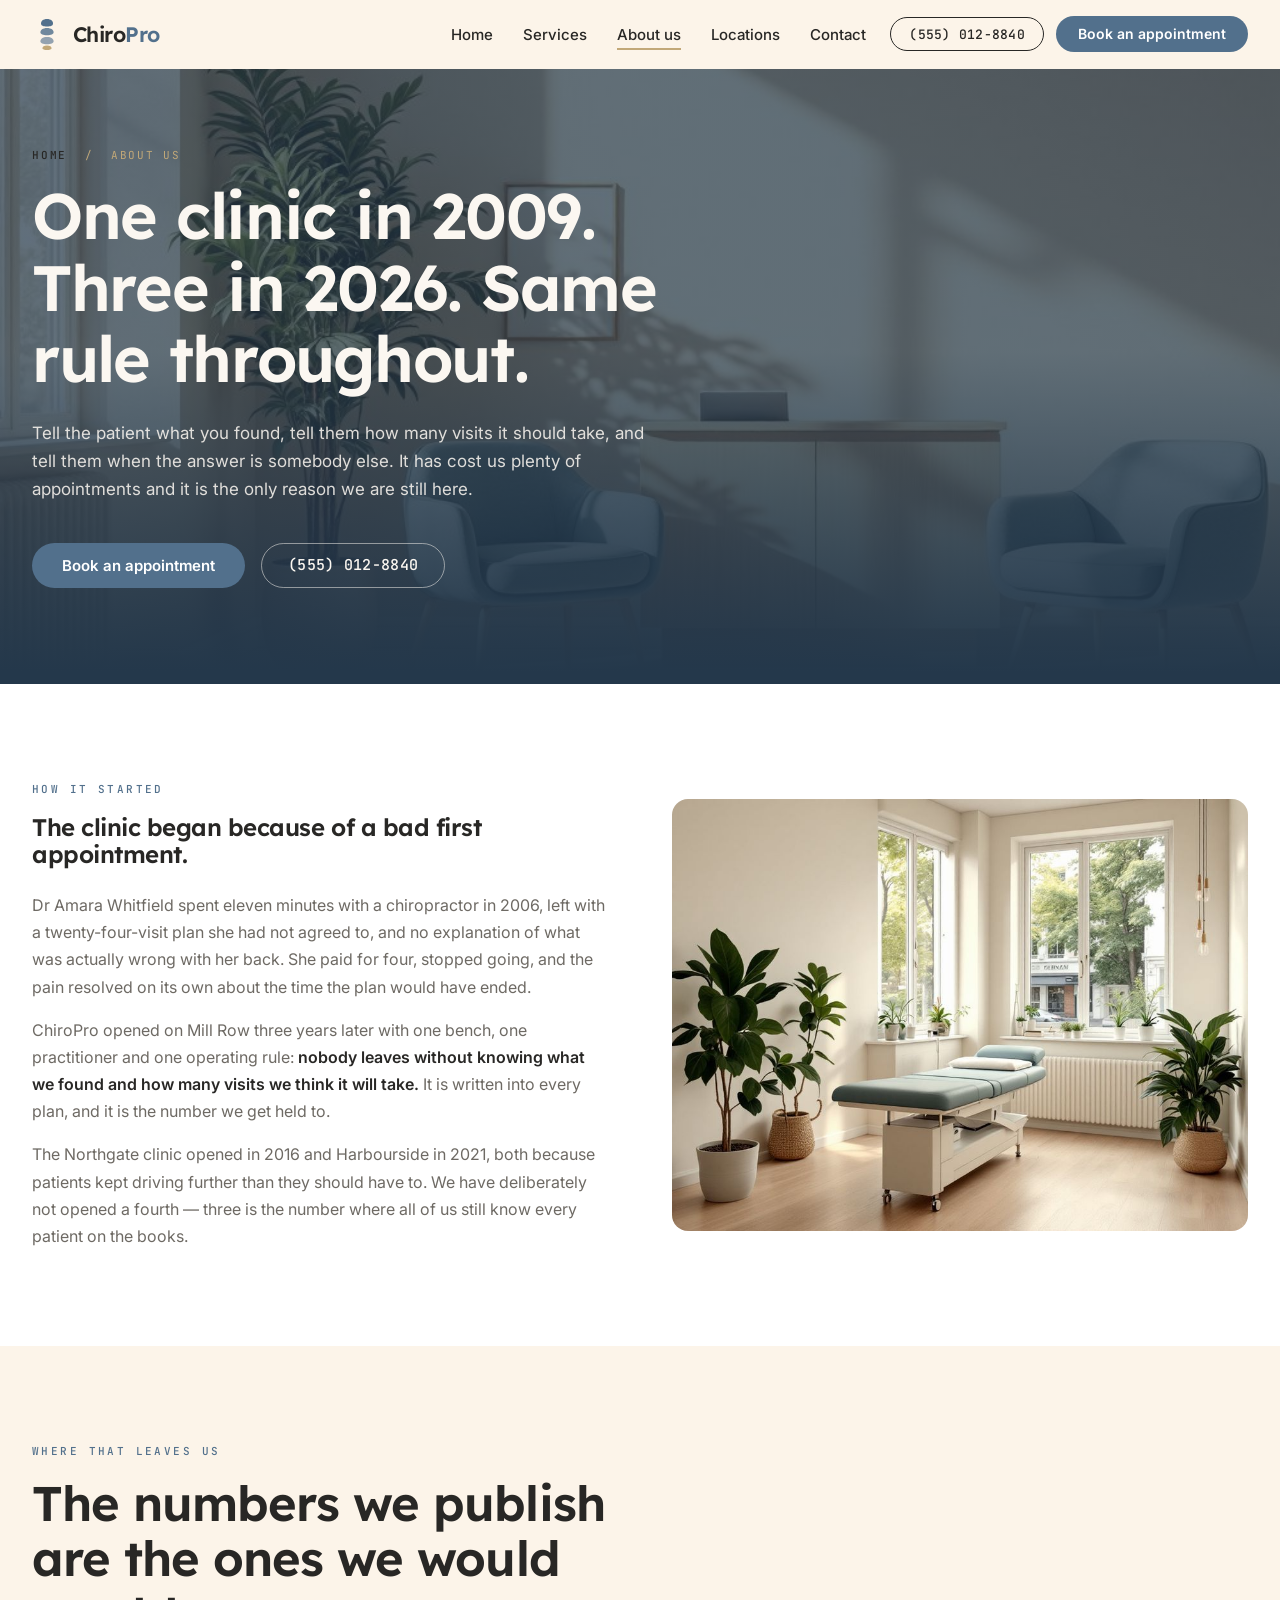
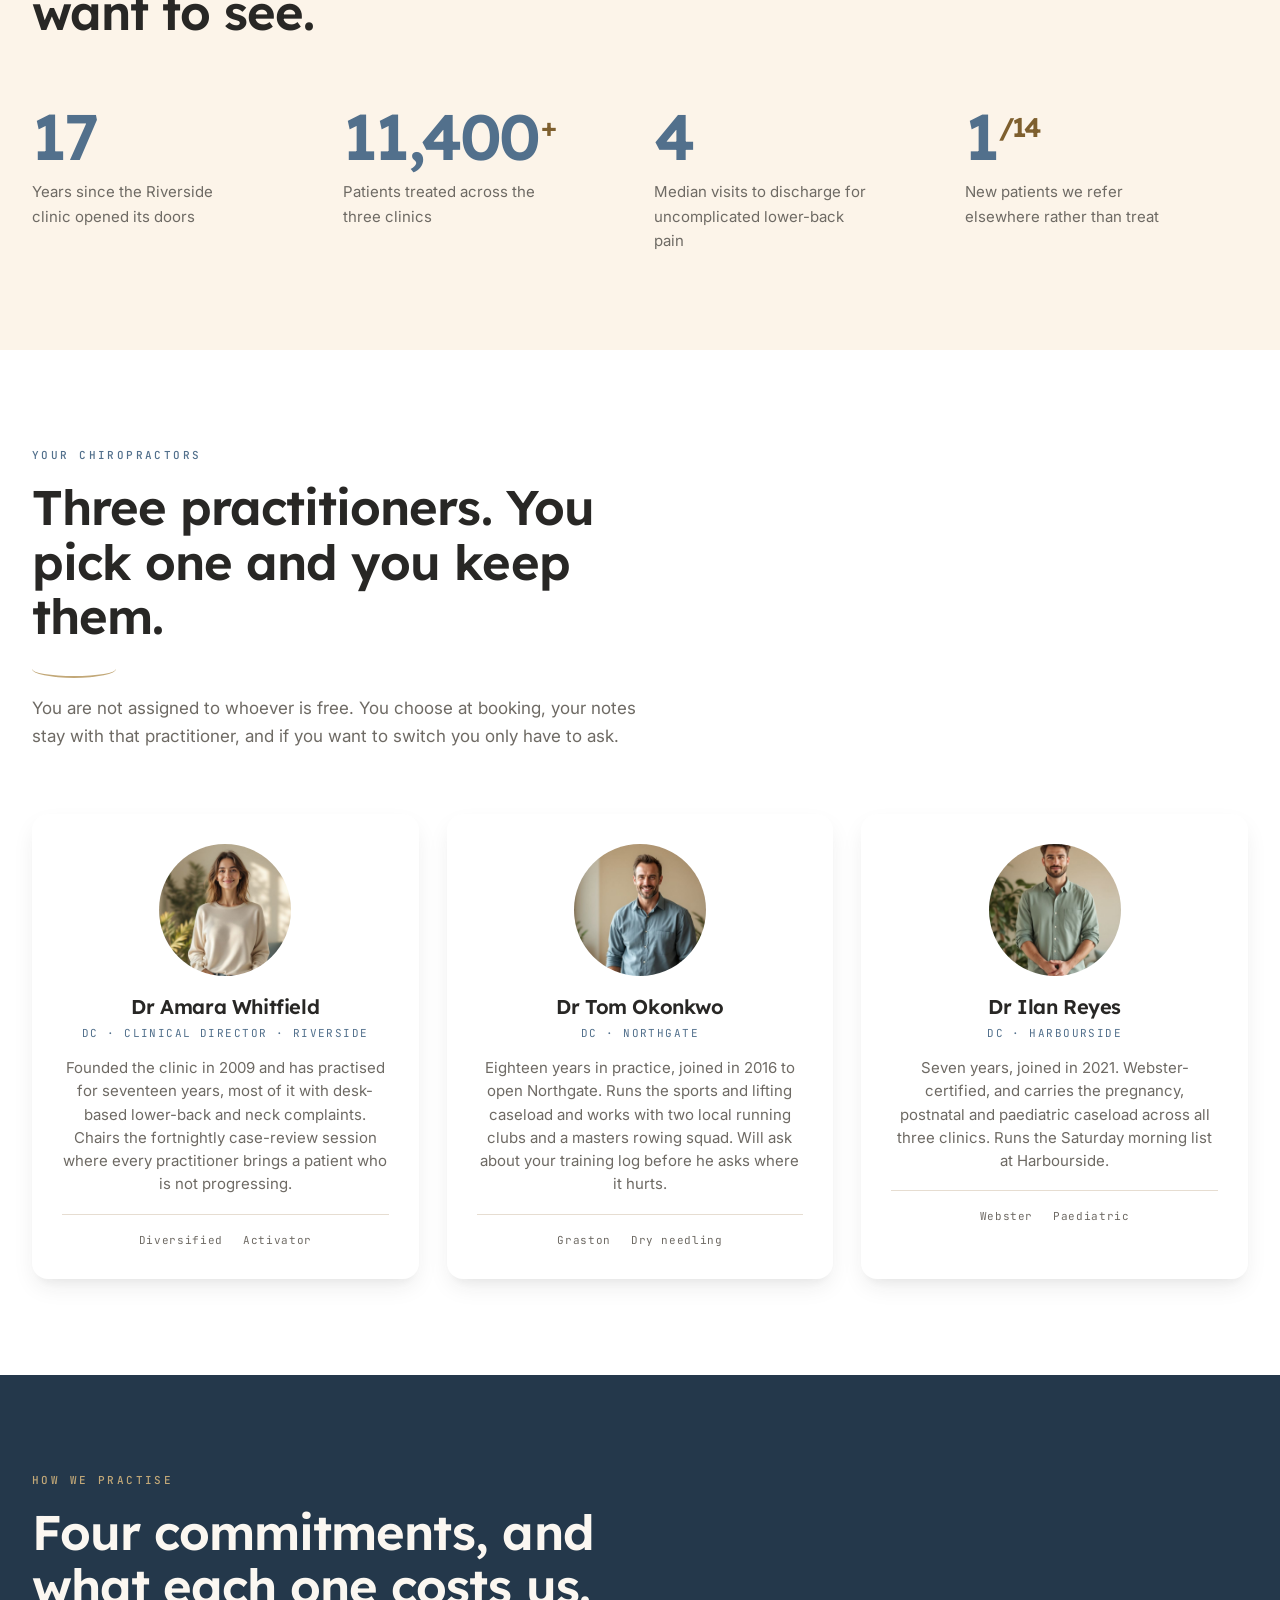
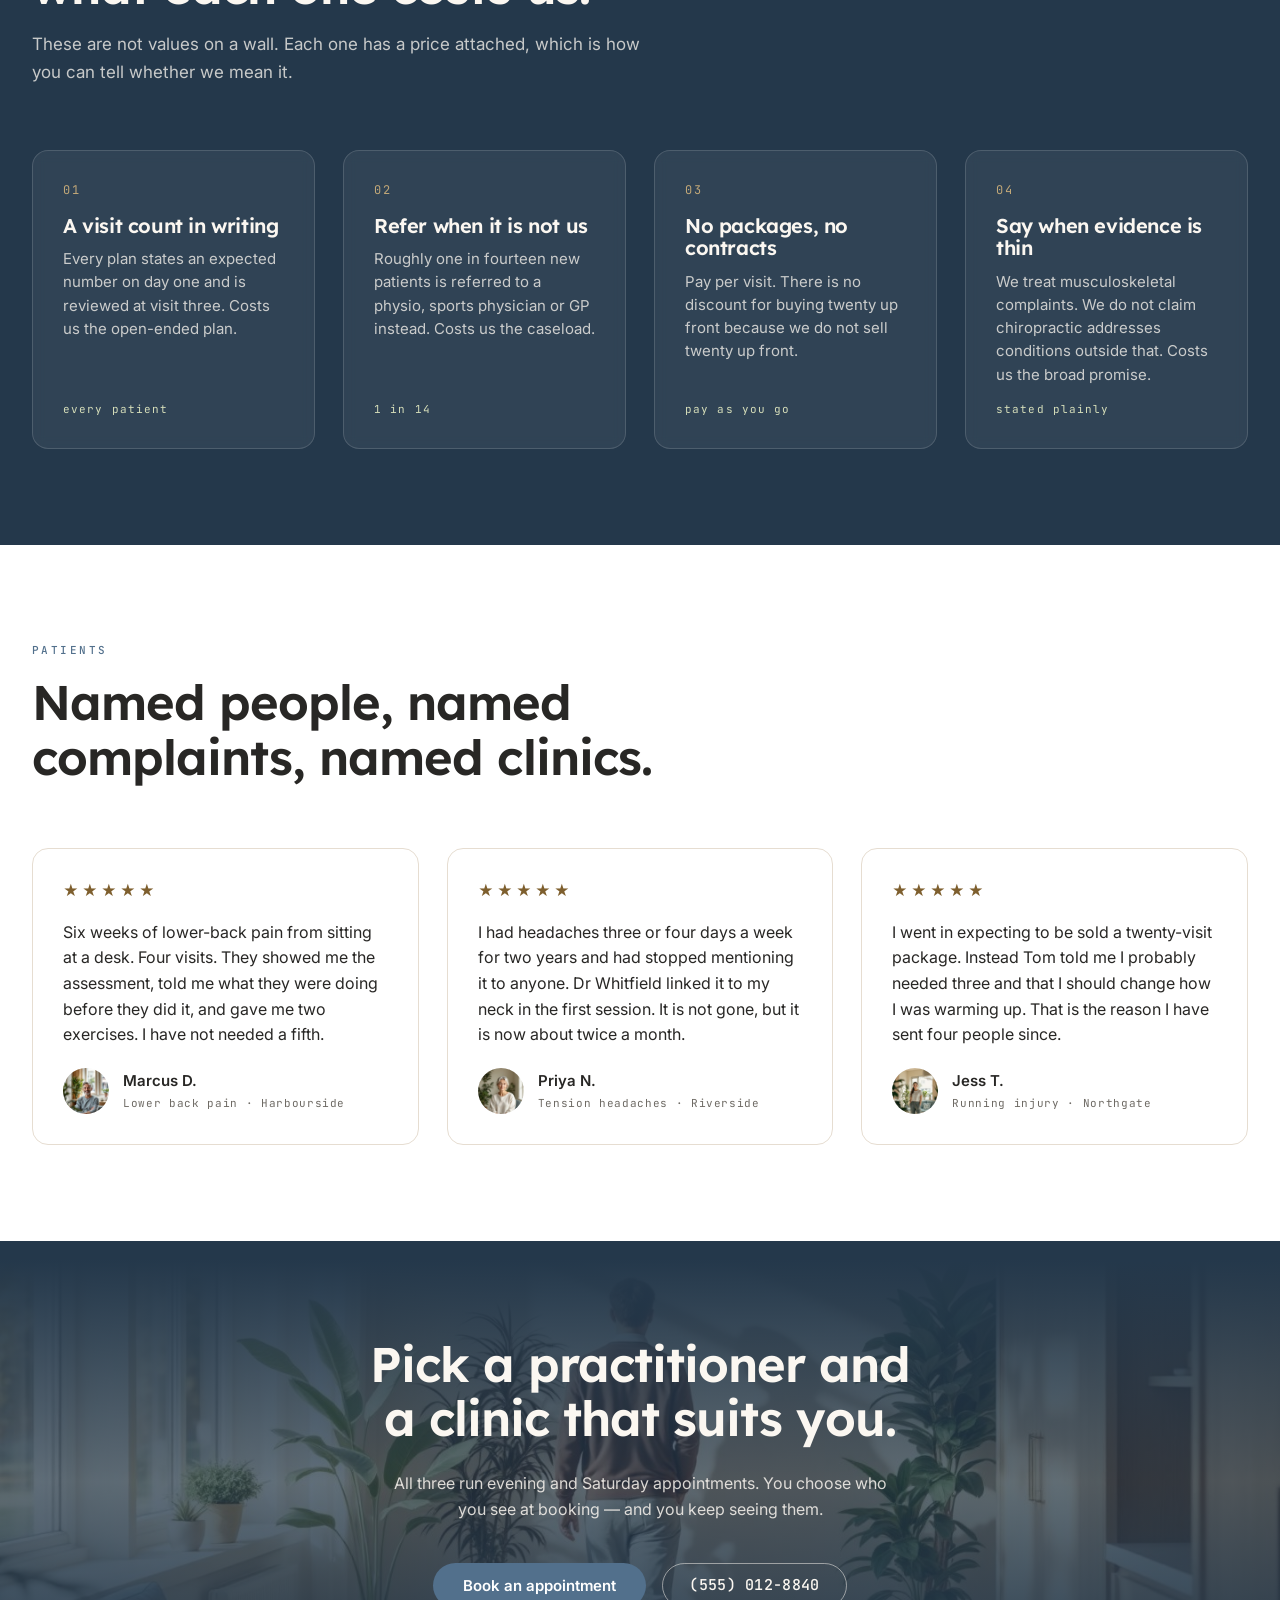
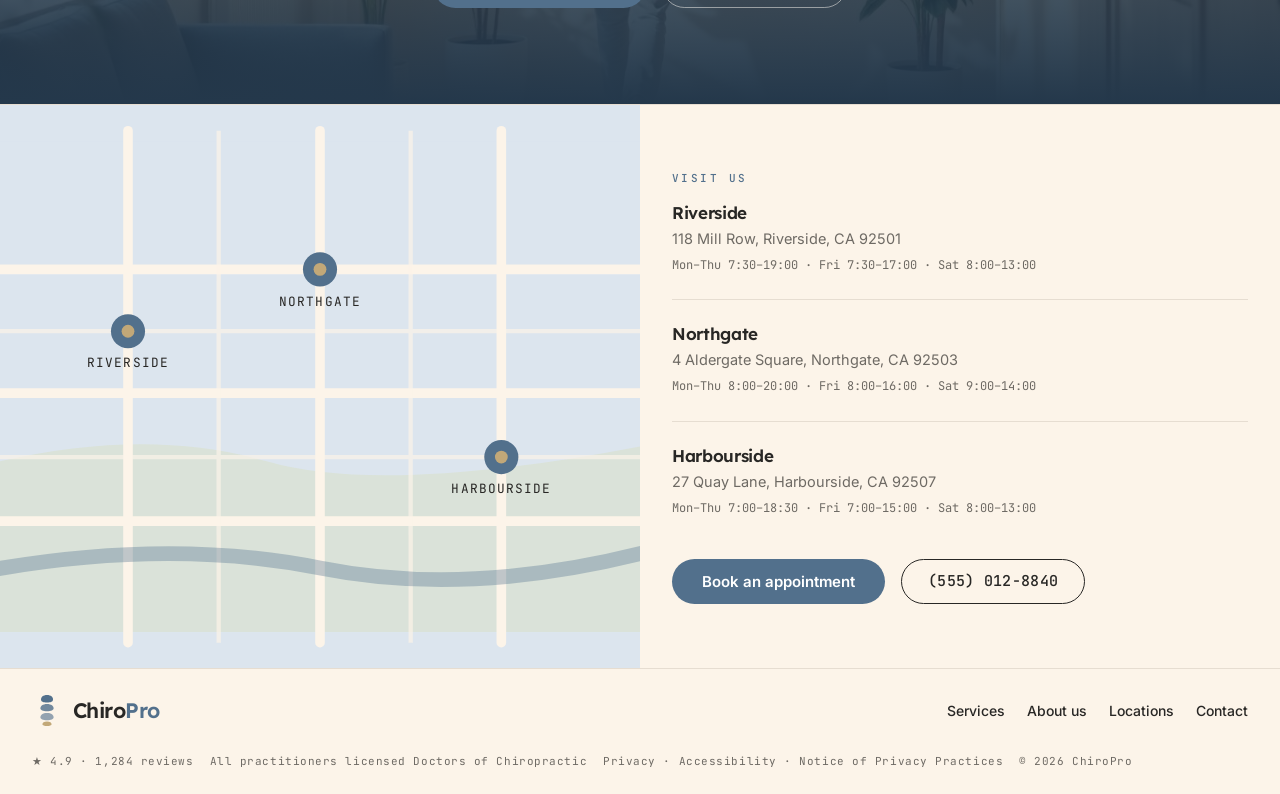
<file: about.html>
<!DOCTYPE html>
<html lang="en">
<head>
<meta charset="UTF-8">
<meta name="viewport" content="width=device-width, initial-scale=1.0">
<title>About us — three clinics, three practitioners | ChiroPro</title>
<meta name="description" content="ChiroPro opened in Riverside in 2009 and has treated 11,400 patients since. Meet the three chiropractors, and read how we decide when chiropractic is not the right answer.">
<!-- Review preview: never index this deployment. Mirrors robots.txt, which
     a crawler may not have fetched before reaching this page. -->
<meta name="robots" content="noindex, nofollow">
<link rel="canonical" href="https://chris-sgen.github.io/chiropro/about.html">

<link rel="icon" href="favicon.svg" type="image/svg+xml">
<link rel="apple-touch-icon" href="apple-touch-icon.png">
<meta name="theme-color" content="#24384B">

<meta property="og:type" content="website">
<meta property="og:site_name" content="ChiroPro">
<meta property="og:locale" content="en_US">
<meta property="og:url" content="https://chris-sgen.github.io/chiropro/about.html">
<meta property="og:title" content="About us — three clinics, three practitioners | ChiroPro">
<meta property="og:description" content="ChiroPro opened in Riverside in 2009 and has treated 11,400 patients since. Meet the three chiropractors, and read how we decide when chiropractic is not the right answer.">
<meta property="og:image" content="https://chris-sgen.github.io/chiropro/assets/og-cover.jpg">
<meta property="og:image:width" content="1200">
<meta property="og:image:height" content="630">
<meta property="og:image:alt" content="ChiroPro — “Never seen a chiropractor? Start here.” over a photograph of a chiropractor treating a patient.">
<meta name="twitter:card" content="summary_large_image">
<meta name="twitter:title" content="About us — three clinics, three practitioners | ChiroPro">
<meta name="twitter:description" content="ChiroPro opened in Riverside in 2009 and has treated 11,400 patients since. Meet the three chiropractors, and read how we decide when chiropractic is not the right answer.">
<meta name="twitter:image" content="https://chris-sgen.github.io/chiropro/assets/og-cover.jpg">

<link rel="preconnect" href="https://fonts.googleapis.com">
<link rel="preconnect" href="https://fonts.gstatic.com" crossorigin>
<link rel="stylesheet" href="https://fonts.googleapis.com/css2?family=Lexend:wght@300;400;500;600;700&family=Inter:wght@400;500;600;700&family=JetBrains+Mono:wght@400;500&display=swap">
<link rel="stylesheet" href="design-system/tokens.css">
<link rel="stylesheet" href="design-system/structural.css">
</head>
<body>

<a class="skip" href="#main">Skip to content</a>

<header class="site-header">
  <div class="container site-nav">
    <a class="brand" href="index.html" aria-label="ChiroPro home">
      <svg class="brand-mark" viewBox="0 0 30 34" fill="none" aria-hidden="true">
        <path d="M15 2c4 0 6 2.2 6 4.4s-2.4 3-6 3-6-.8-6-3S11 2 15 2Z" fill="var(--ds-primary)"/>
        <path d="M15 11c4.4 0 6.6 2.2 6.6 4.3s-2.6 3-6.6 3-6.6-.9-6.6-3S10.6 11 15 11Z" fill="var(--ds-primary)" opacity=".82"/>
        <path d="M15 20c4.4 0 6.6 2.1 6.6 4.2s-2.6 3-6.6 3-6.6-.9-6.6-3S10.6 20 15 20Z" fill="var(--ds-primary)" opacity=".62"/>
        <path d="M15 28.6c3 0 4.6 1.4 4.6 2.6S17.6 33 15 33s-4.6-.6-4.6-1.8 1.6-2.6 4.6-2.6Z" fill="var(--ds-accent)"/>
      </svg>
      <span class="brand-word">Chiro<em>Pro</em></span>
    </a>
    <nav aria-label="Primary">
      <ul class="nav-links">
        <li><a href="index.html">Home</a></li>
        <li><a href="services.html">Services</a></li>
        <li><a href="about.html" aria-current="page">About us</a></li>
        <li><a href="locations.html">Locations</a></li>
        <li><a href="contact.html">Contact</a></li>
      </ul>
    </nav>
    <div class="nav-actions">
      <a class="btn btn-phone" href="tel:+15550128840">(555) 012-8840</a>
      <a class="btn btn-primary" href="contact.html#book">Book an appointment</a>
      <button class="hamburger" data-hamburger aria-expanded="false" aria-controls="drawer" aria-label="Open menu"><span></span></button>
    </div>
  </div>
</header>

<div class="drawer-backdrop" data-drawer-backdrop></div>
<nav class="mobile-drawer" id="drawer" data-drawer aria-hidden="true" aria-label="Mobile">
  <button class="drawer-close" data-drawer-close aria-label="Close menu">&#10005;</button>
  <ul class="drawer-links">
    <li><a href="index.html">Home</a></li>
    <li><a href="services.html">Services</a></li>
    <li><a href="about.html" aria-current="page">About us</a></li>
    <li><a href="locations.html">Locations</a></li>
    <li><a href="contact.html">Contact</a></li>
  </ul>
</nav>

<main id="main">

<!-- 01 · page hero — dark, photo -->
<section class="section page-hero section--dark">
  <div class="page-hero-bg"><img src="assets/reception.jpg" alt="An empty modern clinic reception with a pale oak desk, slate-blue waiting chairs and a large plant in morning light" fetchpriority="high" width="1024" height="768"></div>
  <div class="container">
    <p class="crumbs"><a class="link-sweep" href="index.html">Home</a> &nbsp;/&nbsp; About us</p>
    <h1>One clinic in 2009. Three in 2026. Same rule throughout.</h1>
    <p class="lede">Tell the patient what you found, tell them how many visits it should take, and tell them when the answer is somebody else. It has cost us plenty of appointments and it is the only reason we are still here.</p>
    <div class="cta-row">
      <a class="btn btn-primary" href="contact.html#book">Book an appointment</a>
      <a class="btn btn-phone" href="tel:+15550128840">(555) 012-8840</a>
    </div>
  </div>
</section>

<!-- 02 · story — light, photo -->
<section class="section section--light">
  <div class="container">
    <div class="split">
      <div>
        <p class="eyebrow">How it started</p>
        <h2>The clinic began because of a bad first appointment.</h2>
        <div class="prose" style="margin-top:var(--ds-space-lg)">
          <p>Dr Amara Whitfield spent eleven minutes with a chiropractor in 2006, left with a twenty-four-visit plan she had not agreed to, and no explanation of what was actually wrong with her back. She paid for four, stopped going, and the pain resolved on its own about the time the plan would have ended.</p>
          <p>ChiroPro opened on Mill Row three years later with one bench, one practitioner and one operating rule: <strong>nobody leaves without knowing what we found and how many visits we think it will take.</strong> It is written into every plan, and it is the number we get held to.</p>
          <p>The Northgate clinic opened in 2016 and Harbourside in 2021, both because patients kept driving further than they should have to. We have deliberately not opened a fourth &mdash; three is the number where all of us still know every patient on the books.</p>
        </div>
      </div>
      <div class="split-media img-frame"><img src="assets/loc-riverside.jpg" alt="The bright interior of the original Riverside clinic with tall windows onto a leafy street" loading="lazy" width="900" height="675"></div>
    </div>
  </div>
</section>

<!-- 03 · stats — warm -->
<section class="section section--warm">
  <div class="container">
    <div class="section-head">
      <p class="eyebrow">Where that leaves us</p>
      <h2>The numbers we publish are the ones we would want to see.</h2>
    </div>
    <div class="stat-strip stagger">
      <div class="stat reveal"><div class="num">17</div><p class="lbl">Years since the Riverside clinic opened its doors</p></div>
      <div class="stat reveal"><div class="num">11,400<sup>+</sup></div><p class="lbl">Patients treated across the three clinics</p></div>
      <div class="stat reveal"><div class="num">4</div><p class="lbl">Median visits to discharge for uncomplicated lower-back pain</p></div>
      <div class="stat reveal"><div class="num">1<sup>/14</sup></div><p class="lbl">New patients we refer elsewhere rather than treat</p></div>
    </div>
  </div>
</section>

<!-- 04 · practitioners — light, photos -->
<section class="section section--light">
  <div class="container">
    <div class="section-head section-head--signed">
      <p class="eyebrow">Your chiropractors</p>
      <h2>Three practitioners. You pick one and you keep them.</h2>
      <p class="lede">You are not assigned to whoever is free. You choose at booking, your notes stay with that practitioner, and if you want to switch you only have to ask.</p>
    </div>
    <div class="team-grid stagger">
      <div class="team-card reveal">
        <div class="team-photo"><img src="assets/dr-1.jpg" alt="Dr Amara Whitfield, chiropractor and clinical director" loading="lazy" width="600" height="800"></div>
        <h3>Dr Amara Whitfield</h3>
        <p class="role">DC &middot; Clinical director &middot; Riverside</p>
        <p class="bio">Founded the clinic in 2009 and has practised for seventeen years, most of it with desk-based lower-back and neck complaints. Chairs the fortnightly case-review session where every practitioner brings a patient who is not progressing.</p>
        <div class="team-meta"><span>Diversified</span><span>Activator</span></div>
      </div>
      <div class="team-card reveal">
        <div class="team-photo"><img src="assets/dr-2.jpg" alt="Dr Tom Okonkwo, chiropractor" loading="lazy" width="600" height="800"></div>
        <h3>Dr Tom Okonkwo</h3>
        <p class="role">DC &middot; Northgate</p>
        <p class="bio">Eighteen years in practice, joined in 2016 to open Northgate. Runs the sports and lifting caseload and works with two local running clubs and a masters rowing squad. Will ask about your training log before he asks where it hurts.</p>
        <div class="team-meta"><span>Graston</span><span>Dry needling</span></div>
      </div>
      <div class="team-card reveal">
        <div class="team-photo"><img src="assets/dr-3.jpg" alt="Dr Ilan Reyes, chiropractor" loading="lazy" width="600" height="800"></div>
        <h3>Dr Ilan Reyes</h3>
        <p class="role">DC &middot; Harbourside</p>
        <p class="bio">Seven years, joined in 2021. Webster-certified, and carries the pregnancy, postnatal and paediatric caseload across all three clinics. Runs the Saturday morning list at Harbourside.</p>
        <div class="team-meta"><span>Webster</span><span>Paediatric</span></div>
      </div>
    </div>
  </div>
</section>

<!-- 05 · how we practise — dark anchor (middle band) -->
<section class="section section--dark">
  <div class="container">
    <div class="section-head">
      <p class="eyebrow">How we practise</p>
      <h2>Four commitments, and what each one costs us.</h2>
      <p class="lede">These are not values on a wall. Each one has a price attached, which is how you can tell whether we mean it.</p>
    </div>
    <div class="grid-4 stagger">
      <div class="step reveal"><span class="n">01</span><h3>A visit count in writing</h3><p>Every plan states an expected number on day one and is reviewed at visit three. Costs us the open-ended plan.</p><span class="mins">every patient</span></div>
      <div class="step reveal"><span class="n">02</span><h3>Refer when it is not us</h3><p>Roughly one in fourteen new patients is referred to a physio, sports physician or GP instead. Costs us the caseload.</p><span class="mins">1 in 14</span></div>
      <div class="step reveal"><span class="n">03</span><h3>No packages, no contracts</h3><p>Pay per visit. There is no discount for buying twenty up front because we do not sell twenty up front.</p><span class="mins">pay as you go</span></div>
      <div class="step reveal"><span class="n">04</span><h3>Say when evidence is thin</h3><p>We treat musculoskeletal complaints. We do not claim chiropractic addresses conditions outside that. Costs us the broad promise.</p><span class="mins">stated plainly</span></div>
    </div>
  </div>
</section>

<!-- 06 · testimonials — light -->
<section class="section section--light">
  <div class="container">
    <div class="section-head">
      <p class="eyebrow">Patients</p>
      <h2>Named people, named complaints, named clinics.</h2>
    </div>
    <div class="grid-3 stagger">
      <div class="testimonial-card reveal">
        <div class="stars" aria-label="5 out of 5">&#9733;&#9733;&#9733;&#9733;&#9733;</div>
        <blockquote>Six weeks of lower-back pain from sitting at a desk. Four visits. They showed me the assessment, told me what they were doing before they did it, and gave me two exercises. I have not needed a fifth.</blockquote>
        <div class="quote-who"><img src="assets/avatar-1.jpg" alt="" loading="lazy" width="200" height="200"><div><div class="nm">Marcus D.</div><div class="cx">Lower back pain &middot; Harbourside</div></div></div>
      </div>
      <div class="testimonial-card reveal">
        <div class="stars" aria-label="5 out of 5">&#9733;&#9733;&#9733;&#9733;&#9733;</div>
        <blockquote>I had headaches three or four days a week for two years and had stopped mentioning it to anyone. Dr Whitfield linked it to my neck in the first session. It is not gone, but it is now about twice a month.</blockquote>
        <div class="quote-who"><img src="assets/avatar-2.jpg" alt="" loading="lazy" width="200" height="200"><div><div class="nm">Priya N.</div><div class="cx">Tension headaches &middot; Riverside</div></div></div>
      </div>
      <div class="testimonial-card reveal">
        <div class="stars" aria-label="5 out of 5">&#9733;&#9733;&#9733;&#9733;&#9733;</div>
        <blockquote>I went in expecting to be sold a twenty-visit package. Instead Tom told me I probably needed three and that I should change how I was warming up. That is the reason I have sent four people since.</blockquote>
        <div class="quote-who"><img src="assets/avatar-3.jpg" alt="" loading="lazy" width="200" height="200"><div><div class="nm">Jess T.</div><div class="cx">Running injury &middot; Northgate</div></div></div>
      </div>
    </div>
  </div>
</section>

<!-- 07 · closing CTA — dark, photo -->
<section class="section section--dark closing-cta">
  <div class="closing-bg" aria-hidden="true"><img src="assets/closing-walk.jpg" alt="" loading="lazy" width="1440" height="1056"></div>
  <div class="container">
    <h2>Pick a practitioner and a clinic that suits you.</h2>
    <p>All three run evening and Saturday appointments. You choose who you see at booking &mdash; and you keep seeing them.</p>
    <div class="cta-row cta-row--center">
      <a class="btn btn-primary" href="contact.html#book">Book an appointment</a>
      <a class="btn btn-phone" href="tel:+15550128840">(555) 012-8840</a>
    </div>
  </div>
</section>

</main>

<footer class="site-footer">
  <div class="foot-split">
    <div class="foot-map" aria-label="Map showing the three ChiroPro clinic locations">
      <svg viewBox="0 0 600 460" role="img" aria-label="Stylised map of Riverside, Northgate and Harbourside">
        <rect width="600" height="460" fill="var(--ds-primary-soft)"/>
        <path d="M0 300 Q140 268 250 300 T600 286 L600 460 L0 460Z" fill="var(--ds-signature)" opacity=".42"/>
        <g stroke="var(--ds-bg)" stroke-width="9" fill="none" stroke-linecap="round">
          <path d="M-10 120 H610"/><path d="M-10 236 H610"/><path d="M-10 356 H610"/>
          <path d="M120 -10 V470"/><path d="M300 -10 V470"/><path d="M470 -10 V470"/>
        </g>
        <g stroke="var(--ds-bg)" stroke-width="4" fill="none" opacity=".7">
          <path d="M-10 178 H610"/><path d="M-10 296 H610"/><path d="M205 -10 V470"/><path d="M385 -10 V470"/>
        </g>
        <path d="M-10 402 Q160 372 300 400 T610 384" stroke="var(--ds-primary)" stroke-width="14" fill="none" opacity=".35"/>
        <g fill="var(--ds-primary)"><circle cx="120" cy="178" r="16"/><circle cx="300" cy="120" r="16"/><circle cx="470" cy="296" r="16"/></g>
        <g fill="var(--ds-accent)"><circle cx="120" cy="178" r="6"/><circle cx="300" cy="120" r="6"/><circle cx="470" cy="296" r="6"/></g>
        <g font-family="JetBrains Mono, monospace" font-size="12" fill="var(--ds-ink)" letter-spacing="1">
          <text x="120" y="212" text-anchor="middle">RIVERSIDE</text>
          <text x="300" y="154" text-anchor="middle">NORTHGATE</text>
          <text x="470" y="330" text-anchor="middle">HARBOURSIDE</text>
        </g>
      </svg>
    </div>
    <div class="foot-info">
      <p class="eyebrow">Visit us</p>
      <div class="foot-locs">
        <div class="foot-loc"><h3>Riverside</h3><address>118 Mill Row, Riverside, CA 92501</address><span class="hrs">Mon&ndash;Thu 7:30&ndash;19:00 &middot; Fri 7:30&ndash;17:00 &middot; Sat 8:00&ndash;13:00</span></div>
        <div class="foot-loc"><h3>Northgate</h3><address>4 Aldergate Square, Northgate, CA 92503</address><span class="hrs">Mon&ndash;Thu 8:00&ndash;20:00 &middot; Fri 8:00&ndash;16:00 &middot; Sat 9:00&ndash;14:00</span></div>
        <div class="foot-loc"><h3>Harbourside</h3><address>27 Quay Lane, Harbourside, CA 92507</address><span class="hrs">Mon&ndash;Thu 7:00&ndash;18:30 &middot; Fri 7:00&ndash;15:00 &middot; Sat 8:00&ndash;13:00</span></div>
      </div>
      <div class="cta-row" style="margin-top:var(--ds-space-xl)">
        <a class="btn btn-primary" href="contact.html#book">Book an appointment</a>
        <a class="btn btn-phone" href="tel:+15550128840">(555) 012-8840</a>
      </div>
    </div>
  </div>
  <div class="foot-bottom">
    <div class="container">
      <div class="foot-brand">
        <svg class="brand-mark" viewBox="0 0 30 34" fill="none" aria-hidden="true">
          <path d="M15 2c4 0 6 2.2 6 4.4s-2.4 3-6 3-6-.8-6-3S11 2 15 2Z" fill="var(--ds-primary)"/>
          <path d="M15 11c4.4 0 6.6 2.2 6.6 4.3s-2.6 3-6.6 3-6.6-.9-6.6-3S10.6 11 15 11Z" fill="var(--ds-primary)" opacity=".82"/>
          <path d="M15 20c4.4 0 6.6 2.1 6.6 4.2s-2.6 3-6.6 3-6.6-.9-6.6-3S10.6 20 15 20Z" fill="var(--ds-primary)" opacity=".62"/>
          <path d="M15 28.6c3 0 4.6 1.4 4.6 2.6S17.6 33 15 33s-4.6-.6-4.6-1.8 1.6-2.6 4.6-2.6Z" fill="var(--ds-accent)"/>
        </svg>
        <span class="brand-word">Chiro<em>Pro</em></span>
      </div>
      <ul class="foot-nav">
        <li><a class="link-sweep" href="services.html">Services</a></li>
        <li><a class="link-sweep" href="about.html">About us</a></li>
        <li><a class="link-sweep" href="locations.html">Locations</a></li>
        <li><a class="link-sweep" href="contact.html">Contact</a></li>
      </ul>
      <div class="foot-legal">
        <span>&#9733; 4.9 &middot; 1,284 reviews</span>
        <span>All practitioners licensed Doctors of Chiropractic</span>
        <span>Privacy &middot; Accessibility &middot; Notice of Privacy Practices</span>
        <span>&copy; 2026 ChiroPro</span>
      </div>
    </div>
  </div>
</footer>

<div class="sticky-cta">
  <a class="btn btn-primary" href="contact.html#book">Book an appointment</a>
  <a class="btn btn-phone" href="tel:+15550128840" aria-label="Call the clinic">Call</a>
</div>

<script src="design-system/site.js"></script>
</body>
</html>
</file>
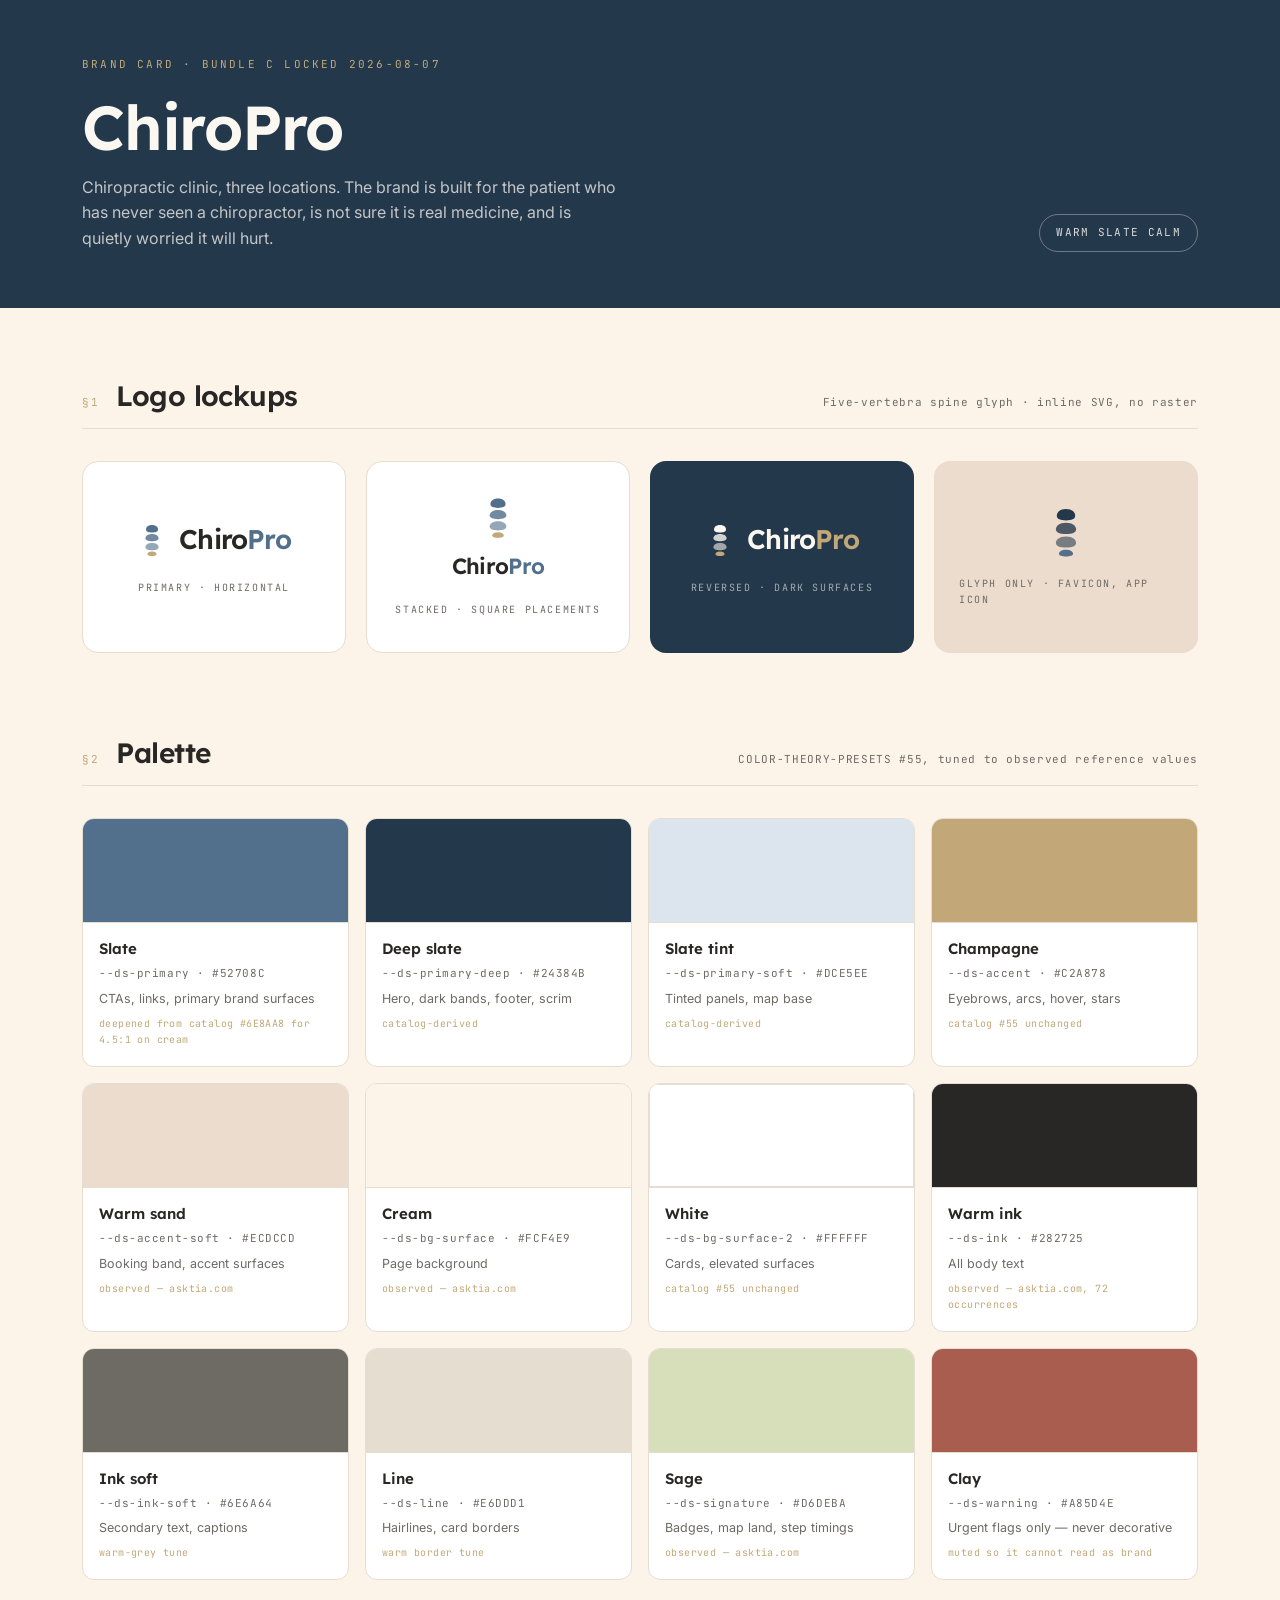
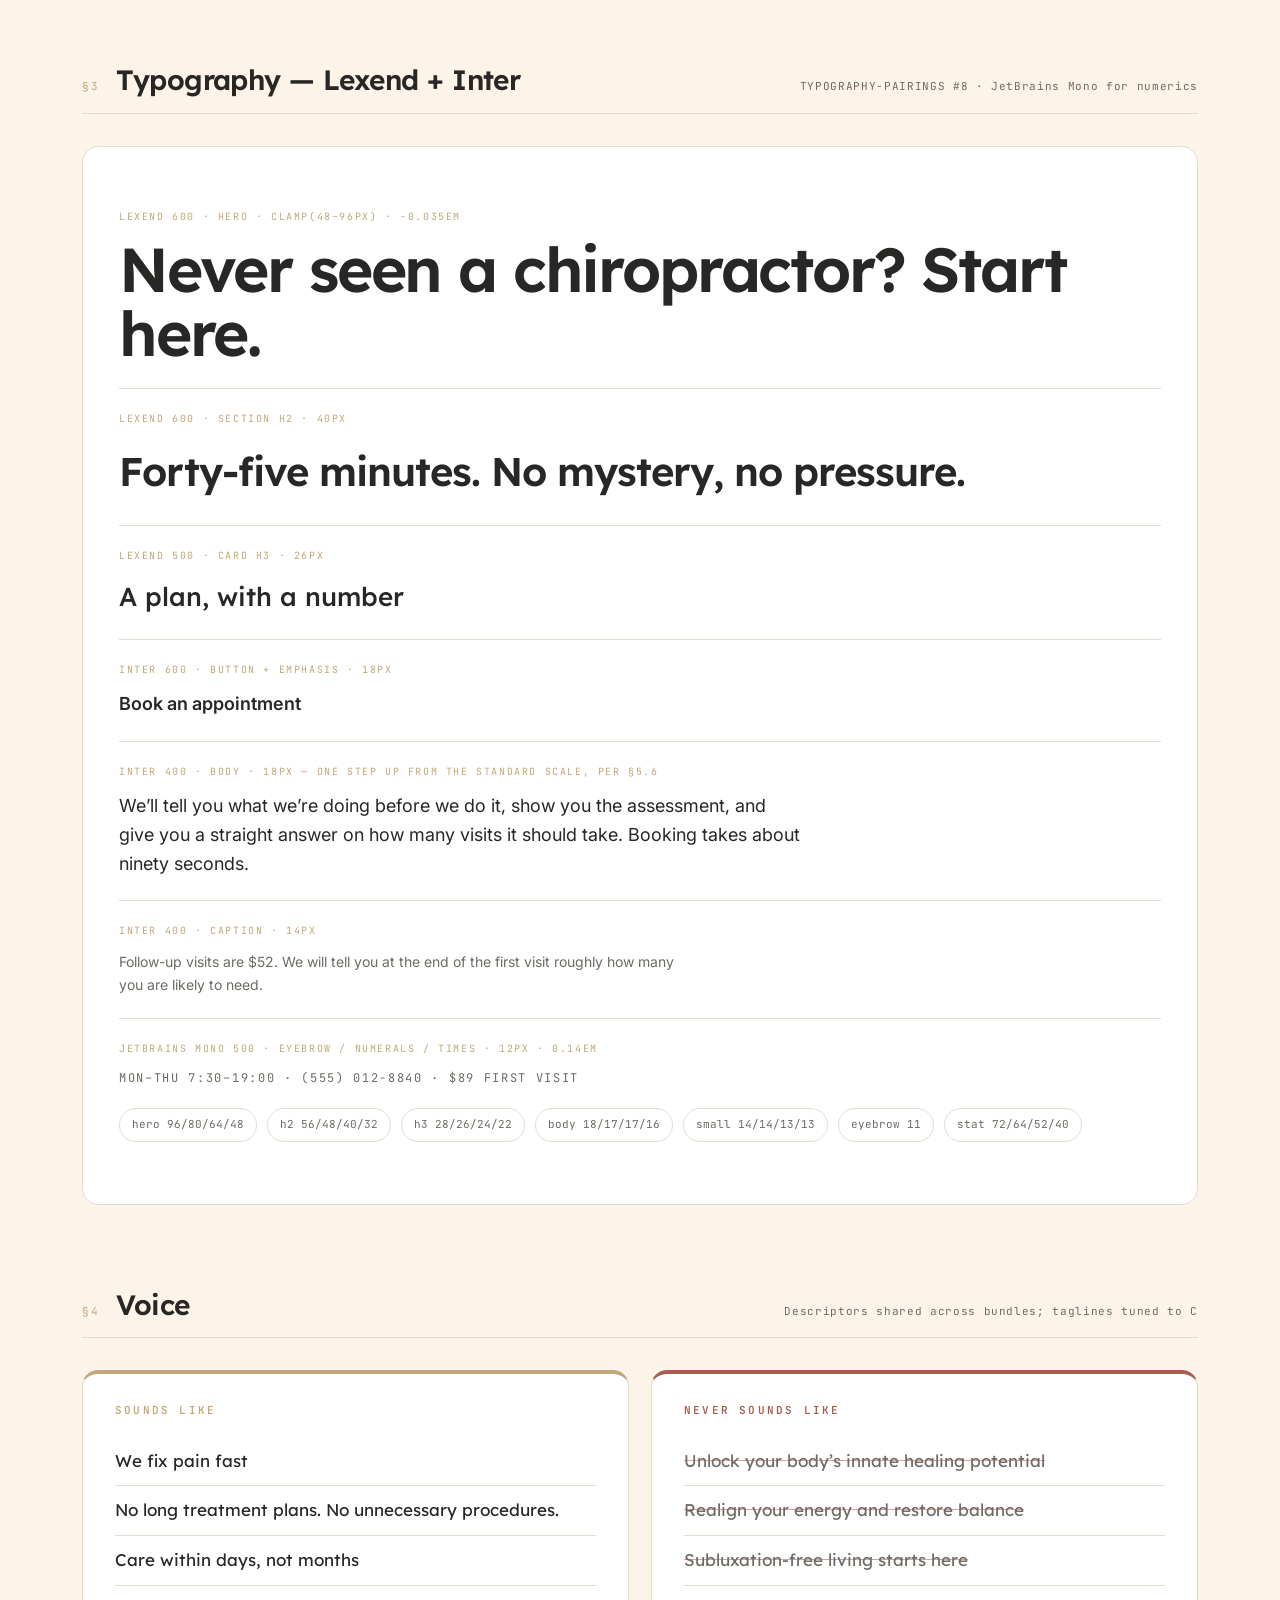
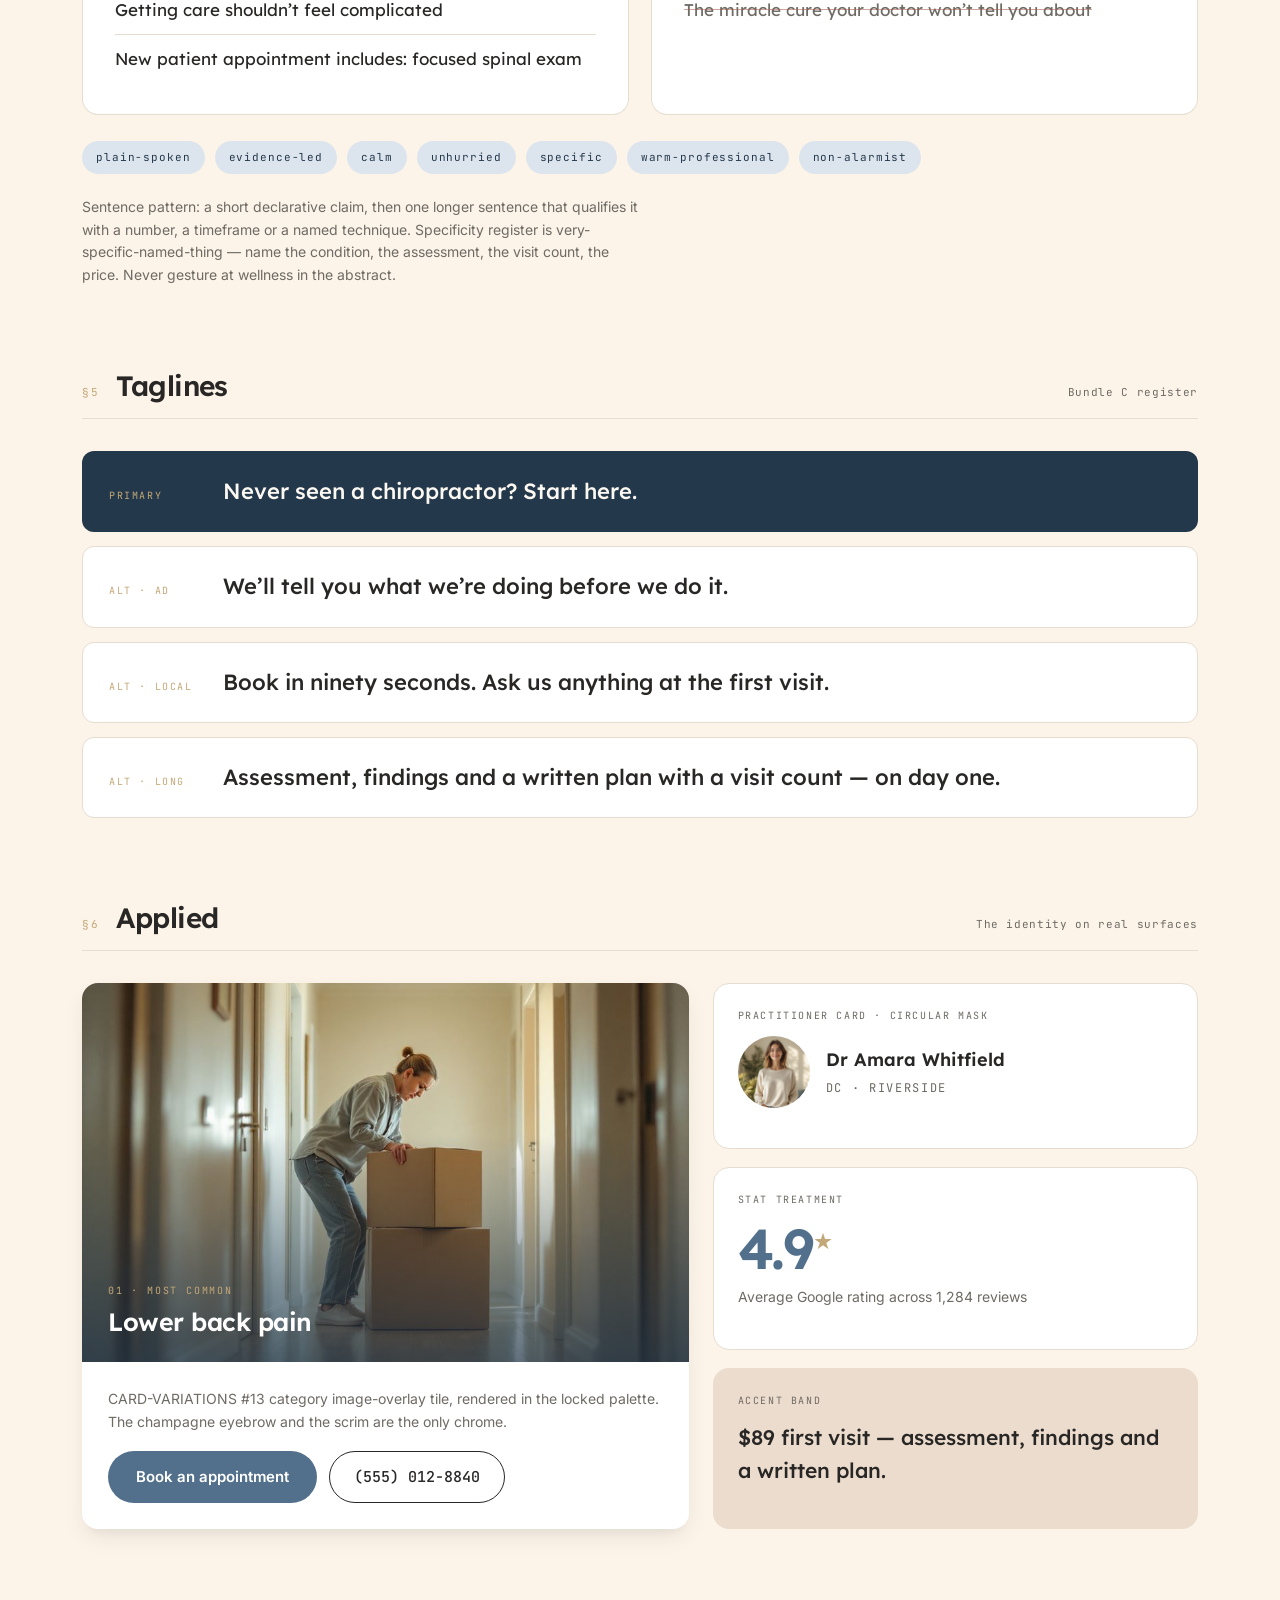
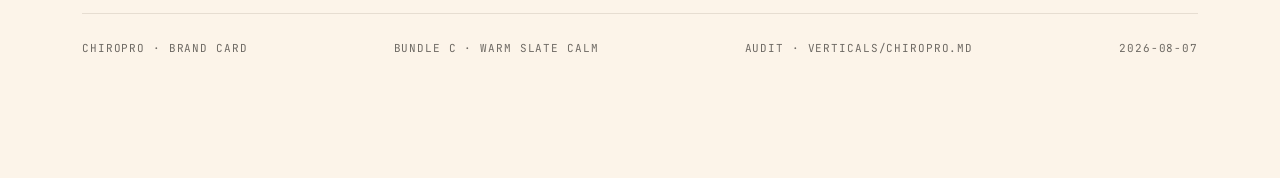
<file: brand-card.html>
<!DOCTYPE html>
<html lang="en">
<head>
<meta charset="UTF-8">
<meta name="viewport" content="width=device-width, initial-scale=1.0">
<title>ChiroPro — Brand card</title>
<!-- Internal design artefact, not a site page: noindex, and no Open Graph —
     a link unfurl of the token table would be noise. -->
<meta name="robots" content="noindex, nofollow">

<link rel="icon" href="favicon.svg" type="image/svg+xml">
<link rel="apple-touch-icon" href="apple-touch-icon.png">
<meta name="theme-color" content="#24384B">

<link rel="preconnect" href="https://fonts.googleapis.com">
<link rel="preconnect" href="https://fonts.gstatic.com" crossorigin>
<link rel="stylesheet" href="https://fonts.googleapis.com/css2?family=Lexend:wght@300;400;500;600;700&family=Inter:wght@400;500;600;700&family=JetBrains+Mono:wght@400;500&display=swap">
<link rel="stylesheet" href="design-system/tokens.css">
<style>
/* =============================================================================
 * ChiroPro — brand card (identity sheet)
 * This is the BRAND: palette, type specimens, voice, logo lockups, applied
 * mockup. Implementation lives in design-system.html, not here.
 * Bundle C "Warm Slate Calm" — verticals/chiropro.md §4.bundles.C
 * ========================================================================== */
*, *::before, *::after { box-sizing: border-box; }
body { margin: 0; font-family: var(--ds-font-body); font-size: 16px; line-height: 1.6; color: var(--ds-ink); background: var(--ds-bg); -webkit-font-smoothing: antialiased; }
h1,h2,h3,h4 { font-family: var(--ds-font-display); font-weight: 600; letter-spacing: -0.02em; line-height: 1.15; margin: 0; }
p { margin: 0; }
img { display: block; max-width: 100%; }

.page { max-width: 1180px; margin: 0 auto; padding: 0 32px 120px; }
.mono { font-family: var(--ds-font-mono); }

.masthead { background: var(--ds-primary-deep); color: var(--ds-ink-on-dark); margin-bottom: 72px; }
.masthead-in { max-width: 1180px; margin: 0 auto; padding: 56px 32px; display: flex; justify-content: space-between; align-items: flex-end; gap: 32px; flex-wrap: wrap; }
.masthead h1 { font-size: clamp(38px, 5vw, 62px); }
.masthead .sub { margin-top: 12px; color: rgba(251,247,241,.74); max-width: 54ch; }
.masthead .tag { font-family: var(--ds-font-mono); font-size: 11px; letter-spacing: .2em; text-transform: uppercase; color: var(--ds-accent); margin-bottom: 18px; }
.pill-note { font-family: var(--ds-font-mono); font-size: 11px; letter-spacing: .12em; text-transform: uppercase; padding: 9px 16px; border: 1px solid rgba(251,247,241,.34); border-radius: var(--ds-r-pill); color: rgba(251,247,241,.86); }

.sec { margin-bottom: 84px; }
.sec-h { display: flex; align-items: baseline; gap: 16px; border-bottom: 1px solid var(--ds-line); padding-bottom: 16px; margin-bottom: 32px; flex-wrap: wrap; }
.sec-h .n { font-family: var(--ds-font-mono); font-size: 11px; letter-spacing: .2em; color: var(--ds-accent); }
.sec-h h2 { font-size: 28px; }
.sec-h .note { margin-left: auto; font-family: var(--ds-font-mono); font-size: 11px; color: var(--ds-ink-soft); letter-spacing: .06em; }

/* Logo lockups */
.lockups { display: grid; grid-template-columns: repeat(4, 1fr); gap: 20px; }
.lock { border: 1px solid var(--ds-line); border-radius: var(--ds-r-lg); padding: 34px 24px; display: flex; flex-direction: column; align-items: center; justify-content: center; gap: 18px; min-height: 190px; background: var(--ds-bg-2); }
.lock.dark { background: var(--ds-primary-deep); border-color: transparent; }
.lock.accent { background: var(--ds-accent-soft); border-color: transparent; }
.lock .cap { font-family: var(--ds-font-mono); font-size: 10px; letter-spacing: .16em; text-transform: uppercase; color: var(--ds-ink-soft); }
.lock.dark .cap { color: rgba(251,247,241,.6); }
.wordmark { font-family: var(--ds-font-display); font-weight: 600; font-size: 27px; letter-spacing: -.03em; color: var(--ds-ink); }
.wordmark em { font-style: normal; color: var(--ds-primary); }
.lock.dark .wordmark { color: var(--ds-ink-on-dark); }
.lock.dark .wordmark em { color: var(--ds-accent); }
.lockup-row { display: flex; align-items: center; gap: 12px; }
.stack { flex-direction: column; gap: 10px; }

/* Palette */
.swatches { display: grid; grid-template-columns: repeat(4, 1fr); gap: 16px; }
.sw { border: 1px solid var(--ds-line); border-radius: var(--ds-r-md); overflow: hidden; background: var(--ds-bg-2); }
.sw .chip { height: 104px; border-bottom: 1px solid var(--ds-line); }
.sw .meta { padding: 14px 16px 18px; }
.sw .nm { font-family: var(--ds-font-display); font-weight: 600; font-size: 15px; }
.sw .hex { font-family: var(--ds-font-mono); font-size: 11px; color: var(--ds-ink-soft); margin-top: 4px; letter-spacing: .05em; }
.sw .use { font-size: 12.5px; color: var(--ds-ink-soft); margin-top: 7px; line-height: 1.45; }
.sw .src { font-family: var(--ds-font-mono); font-size: 10px; color: var(--ds-accent); margin-top: 8px; letter-spacing: .04em; }

/* Type */
.type-card { border: 1px solid var(--ds-line); border-radius: var(--ds-r-lg); background: var(--ds-bg-2); padding: 40px 36px; }
.type-row { padding: 22px 0; border-bottom: 1px solid var(--ds-line); }
.type-row:last-child { border-bottom: 0; }
.ann { display: block; font-family: var(--ds-font-mono); font-size: 10px; letter-spacing: .16em; text-transform: uppercase; color: var(--ds-accent); margin-bottom: 12px; }
.d1 { font-family: var(--ds-font-display); font-weight: 600; font-size: clamp(38px,5vw,62px); letter-spacing: -.035em; line-height: 1.04; }
.d2 { font-family: var(--ds-font-display); font-weight: 600; font-size: 40px; letter-spacing: -.025em; }
.d3 { font-family: var(--ds-font-display); font-weight: 500; font-size: 26px; }
.b1 { font-family: var(--ds-font-body); font-weight: 600; font-size: 18px; }
.b2 { font-family: var(--ds-font-body); font-weight: 400; font-size: 18px; max-width: 62ch; }
.b3 { font-family: var(--ds-font-body); font-weight: 400; font-size: 14px; color: var(--ds-ink-soft); max-width: 62ch; }
.m1 { font-family: var(--ds-font-mono); font-size: 12px; letter-spacing: .14em; text-transform: uppercase; color: var(--ds-ink-soft); }
.scale-strip { display: flex; flex-wrap: wrap; gap: 10px; margin-top: 20px; }
.scale-strip span { font-family: var(--ds-font-mono); font-size: 11px; padding: 7px 12px; border: 1px solid var(--ds-line); border-radius: var(--ds-r-pill); color: var(--ds-ink-soft); }

/* Voice */
.voice { display: grid; grid-template-columns: 1fr 1fr; gap: 22px; }
.vcard { border: 1px solid var(--ds-line); border-radius: var(--ds-r-lg); background: var(--ds-bg-2); padding: 30px 32px; border-top: 4px solid var(--ds-accent); }
.vcard.never { border-top-color: var(--ds-warning); }
.vcard h3 { font-family: var(--ds-font-mono); font-size: 11px; letter-spacing: .2em; text-transform: uppercase; color: var(--ds-accent); margin-bottom: 20px; }
.vcard.never h3 { color: var(--ds-warning); }
.vcard ul { list-style: none; margin: 0; padding: 0; }
.vcard li { font-family: var(--ds-font-display); font-size: 17px; font-weight: 400; line-height: 1.45; padding: 12px 0; border-bottom: 1px solid var(--ds-line); }
.vcard li:last-child { border-bottom: 0; }
.vcard.never li { color: var(--ds-ink-soft); text-decoration: line-through; text-decoration-color: color-mix(in srgb, var(--ds-warning) 55%, transparent); }
.desc-row { display: flex; flex-wrap: wrap; gap: 10px; margin-top: 26px; }
.desc-row span { font-family: var(--ds-font-mono); font-size: 11px; letter-spacing: .08em; padding: 8px 14px; border-radius: var(--ds-r-pill); background: var(--ds-primary-soft); color: var(--ds-primary-deep); }

/* Taglines */
.taglines { display: grid; gap: 14px; }
.tl { border: 1px solid var(--ds-line); border-radius: var(--ds-r-md); background: var(--ds-bg-2); padding: 22px 26px; display: flex; gap: 22px; align-items: baseline; flex-wrap: wrap; }
.tl .k { font-family: var(--ds-font-mono); font-size: 10px; letter-spacing: .16em; text-transform: uppercase; color: var(--ds-accent); min-width: 92px; }
.tl .v { font-family: var(--ds-font-display); font-size: 22px; font-weight: 500; flex: 1; min-width: 240px; }
.tl.primary { background: var(--ds-primary-deep); border-color: transparent; }
.tl.primary .v { color: var(--ds-ink-on-dark); }

/* Applied mockup */
.applied { display: grid; grid-template-columns: 1.25fr 1fr; gap: 24px; }
.card-mock { border-radius: var(--ds-r-lg); overflow: hidden; box-shadow: var(--ds-shadow-card); background: var(--ds-bg-2); }
.card-mock .photo { position: relative; aspect-ratio: 16/10; }
.card-mock .photo img { width: 100%; height: 100%; object-fit: cover; }
.card-mock .photo::after { content: ""; position: absolute; inset: 0; background: linear-gradient(180deg, transparent 40%, var(--ds-scrim) 100%); }
.card-mock .over { position: absolute; inset: auto 0 0 0; padding: 26px; z-index: 2; color: #fff; }
.card-mock .over .eb { font-family: var(--ds-font-mono); font-size: 10px; letter-spacing: .18em; text-transform: uppercase; color: var(--ds-accent); }
.card-mock .over h3 { font-size: 25px; margin-top: 6px; color: #fff; }
.card-mock .body { padding: 26px; }
.mini-stack { display: grid; gap: 18px; }
.mini { border: 1px solid var(--ds-line); border-radius: var(--ds-r-lg); background: var(--ds-bg-2); padding: 24px; }
.mini .lab { font-family: var(--ds-font-mono); font-size: 10px; letter-spacing: .16em; text-transform: uppercase; color: var(--ds-ink-soft); margin-bottom: 12px; }
.btn { display: inline-flex; align-items: center; justify-content: center; gap: 9px; padding: 14px 28px; border: 0; border-radius: var(--ds-r-pill); font-family: var(--ds-font-body); font-size: 15px; font-weight: 600; text-decoration: none; cursor: pointer; transition: transform var(--ds-dur-fast) var(--ds-ease-out), background-color var(--ds-dur-fast) ease; }
.btn--primary { background: var(--ds-primary); color: #fff; }
.btn--primary:hover { transform: scale(1.04); background: var(--ds-primary-deep); }
.btn--phone { background: transparent; color: var(--ds-ink); border: 1.5px solid var(--ds-ink); padding: 12.5px 24px; font-family: var(--ds-font-mono); font-weight: 500; }
.btn--phone:hover { transform: scale(1.04); border-color: var(--ds-primary); color: var(--ds-primary); }
.btnrow { display: flex; gap: 12px; flex-wrap: wrap; }
.portrait-mini { display: flex; align-items: center; gap: 16px; }
.portrait-mini img { width: 72px; height: 72px; border-radius: var(--ds-r-pill); object-fit: cover; }

.foot { border-top: 1px solid var(--ds-line); margin-top: 24px; padding-top: 26px; display: flex; flex-wrap: wrap; gap: 16px; justify-content: space-between; font-family: var(--ds-font-mono); font-size: 11px; letter-spacing: .08em; text-transform: uppercase; color: var(--ds-ink-soft); }

@media (max-width: 1024px) { .lockups, .swatches { grid-template-columns: repeat(2, 1fr); } .applied { grid-template-columns: 1fr; } }
@media (max-width: 768px)  { .voice { grid-template-columns: 1fr; } .page { padding: 0 24px 88px; } .masthead-in { padding: 44px 24px; } .type-card { padding: 28px 24px; } }
@media (max-width: 480px)  { .lockups, .swatches { grid-template-columns: 1fr; } .page { padding: 0 20px 72px; } .d2 { font-size: 30px; } .tl { flex-direction: column; gap: 8px; } }
</style>
</head>
<body>

<header class="masthead">
  <div class="masthead-in">
    <div>
      <p class="tag">Brand card &middot; Bundle C locked 2026-08-07</p>
      <h1>ChiroPro</h1>
      <p class="sub">Chiropractic clinic, three locations. The brand is built for the patient who has never seen a chiropractor, is not sure it is real medicine, and is quietly worried it will hurt.</p>
    </div>
    <div class="pill-note">Warm Slate Calm</div>
  </div>
</header>

<div class="page">

  <!-- §1 Logo lockups -->
  <section class="sec">
    <div class="sec-h"><span class="n">§1</span><h2>Logo lockups</h2><span class="note">Five-vertebra spine glyph &middot; inline SVG, no raster</span></div>
    <div class="lockups">
      <div class="lock">
        <div class="lockup-row">
          <svg width="30" height="34" viewBox="0 0 30 34" fill="none" aria-hidden="true">
            <path d="M15 2c4 0 6 2.2 6 4.4s-2.4 3-6 3-6-.8-6-3S11 2 15 2Z" fill="var(--ds-primary)"/>
            <path d="M15 11c4.4 0 6.6 2.2 6.6 4.3s-2.6 3-6.6 3-6.6-.9-6.6-3S10.6 11 15 11Z" fill="var(--ds-primary)" opacity=".82"/>
            <path d="M15 20c4.4 0 6.6 2.1 6.6 4.2s-2.6 3-6.6 3-6.6-.9-6.6-3S10.6 20 15 20Z" fill="var(--ds-primary)" opacity=".62"/>
            <path d="M15 28.6c3 0 4.6 1.4 4.6 2.6S17.6 33 15 33s-4.6-.6-4.6-1.8 1.6-2.6 4.6-2.6Z" fill="var(--ds-accent)"/>
          </svg>
          <span class="wordmark">Chiro<em>Pro</em></span>
        </div>
        <span class="cap">Primary &middot; horizontal</span>
      </div>
      <div class="lock">
        <div class="lockup-row stack">
          <svg width="38" height="43" viewBox="0 0 30 34" fill="none" aria-hidden="true">
            <path d="M15 2c4 0 6 2.2 6 4.4s-2.4 3-6 3-6-.8-6-3S11 2 15 2Z" fill="var(--ds-primary)"/>
            <path d="M15 11c4.4 0 6.6 2.2 6.6 4.3s-2.6 3-6.6 3-6.6-.9-6.6-3S10.6 11 15 11Z" fill="var(--ds-primary)" opacity=".82"/>
            <path d="M15 20c4.4 0 6.6 2.1 6.6 4.2s-2.6 3-6.6 3-6.6-.9-6.6-3S10.6 20 15 20Z" fill="var(--ds-primary)" opacity=".62"/>
            <path d="M15 28.6c3 0 4.6 1.4 4.6 2.6S17.6 33 15 33s-4.6-.6-4.6-1.8 1.6-2.6 4.6-2.6Z" fill="var(--ds-accent)"/>
          </svg>
          <span class="wordmark" style="font-size:22px">Chiro<em>Pro</em></span>
        </div>
        <span class="cap">Stacked &middot; square placements</span>
      </div>
      <div class="lock dark">
        <div class="lockup-row">
          <svg width="30" height="34" viewBox="0 0 30 34" fill="none" aria-hidden="true">
            <path d="M15 2c4 0 6 2.2 6 4.4s-2.4 3-6 3-6-.8-6-3S11 2 15 2Z" fill="#FBF7F1"/>
            <path d="M15 11c4.4 0 6.6 2.2 6.6 4.3s-2.6 3-6.6 3-6.6-.9-6.6-3S10.6 11 15 11Z" fill="#FBF7F1" opacity=".8"/>
            <path d="M15 20c4.4 0 6.6 2.1 6.6 4.2s-2.6 3-6.6 3-6.6-.9-6.6-3S10.6 20 15 20Z" fill="#FBF7F1" opacity=".58"/>
            <path d="M15 28.6c3 0 4.6 1.4 4.6 2.6S17.6 33 15 33s-4.6-.6-4.6-1.8 1.6-2.6 4.6-2.6Z" fill="var(--ds-accent)"/>
          </svg>
          <span class="wordmark">Chiro<em>Pro</em></span>
        </div>
        <span class="cap">Reversed &middot; dark surfaces</span>
      </div>
      <div class="lock accent">
        <svg width="46" height="52" viewBox="0 0 30 34" fill="none" aria-hidden="true">
          <path d="M15 2c4 0 6 2.2 6 4.4s-2.4 3-6 3-6-.8-6-3S11 2 15 2Z" fill="var(--ds-primary-deep)"/>
          <path d="M15 11c4.4 0 6.6 2.2 6.6 4.3s-2.6 3-6.6 3-6.6-.9-6.6-3S10.6 11 15 11Z" fill="var(--ds-primary-deep)" opacity=".8"/>
          <path d="M15 20c4.4 0 6.6 2.1 6.6 4.2s-2.6 3-6.6 3-6.6-.9-6.6-3S10.6 20 15 20Z" fill="var(--ds-primary-deep)" opacity=".58"/>
          <path d="M15 28.6c3 0 4.6 1.4 4.6 2.6S17.6 33 15 33s-4.6-.6-4.6-1.8 1.6-2.6 4.6-2.6Z" fill="var(--ds-primary)"/>
        </svg>
        <span class="cap">Glyph only &middot; favicon, app icon</span>
      </div>
    </div>
  </section>

  <!-- §2 Palette -->
  <section class="sec">
    <div class="sec-h"><span class="n">§2</span><h2>Palette</h2><span class="note">COLOR-THEORY-PRESETS #55, tuned to observed reference values</span></div>
    <div class="swatches">
      <div class="sw"><div class="chip" style="background:var(--ds-primary)"></div><div class="meta"><p class="nm">Slate</p><p class="hex">--ds-primary &middot; #52708C</p><p class="use">CTAs, links, primary brand surfaces</p><p class="src">deepened from catalog #6E8AA8 for 4.5:1 on cream</p></div></div>
      <div class="sw"><div class="chip" style="background:var(--ds-primary-deep)"></div><div class="meta"><p class="nm">Deep slate</p><p class="hex">--ds-primary-deep &middot; #24384B</p><p class="use">Hero, dark bands, footer, scrim</p><p class="src">catalog-derived</p></div></div>
      <div class="sw"><div class="chip" style="background:var(--ds-primary-soft)"></div><div class="meta"><p class="nm">Slate tint</p><p class="hex">--ds-primary-soft &middot; #DCE5EE</p><p class="use">Tinted panels, map base</p><p class="src">catalog-derived</p></div></div>
      <div class="sw"><div class="chip" style="background:var(--ds-accent)"></div><div class="meta"><p class="nm">Champagne</p><p class="hex">--ds-accent &middot; #C2A878</p><p class="use">Eyebrows, arcs, hover, stars</p><p class="src">catalog #55 unchanged</p></div></div>
      <div class="sw"><div class="chip" style="background:var(--ds-accent-soft)"></div><div class="meta"><p class="nm">Warm sand</p><p class="hex">--ds-accent-soft &middot; #ECDCCD</p><p class="use">Booking band, accent surfaces</p><p class="src">observed &mdash; asktia.com</p></div></div>
      <div class="sw"><div class="chip" style="background:var(--ds-bg-surface)"></div><div class="meta"><p class="nm">Cream</p><p class="hex">--ds-bg-surface &middot; #FCF4E9</p><p class="use">Page background</p><p class="src">observed &mdash; asktia.com</p></div></div>
      <div class="sw"><div class="chip" style="background:var(--ds-bg-surface-2); box-shadow: inset 0 0 0 1px var(--ds-line)"></div><div class="meta"><p class="nm">White</p><p class="hex">--ds-bg-surface-2 &middot; #FFFFFF</p><p class="use">Cards, elevated surfaces</p><p class="src">catalog #55 unchanged</p></div></div>
      <div class="sw"><div class="chip" style="background:var(--ds-ink)"></div><div class="meta"><p class="nm">Warm ink</p><p class="hex">--ds-ink &middot; #282725</p><p class="use">All body text</p><p class="src">observed &mdash; asktia.com, 72 occurrences</p></div></div>
      <div class="sw"><div class="chip" style="background:var(--ds-ink-soft)"></div><div class="meta"><p class="nm">Ink soft</p><p class="hex">--ds-ink-soft &middot; #6E6A64</p><p class="use">Secondary text, captions</p><p class="src">warm-grey tune</p></div></div>
      <div class="sw"><div class="chip" style="background:var(--ds-line)"></div><div class="meta"><p class="nm">Line</p><p class="hex">--ds-line &middot; #E6DDD1</p><p class="use">Hairlines, card borders</p><p class="src">warm border tune</p></div></div>
      <div class="sw"><div class="chip" style="background:var(--ds-signature)"></div><div class="meta"><p class="nm">Sage</p><p class="hex">--ds-signature &middot; #D6DEBA</p><p class="use">Badges, map land, step timings</p><p class="src">observed &mdash; asktia.com</p></div></div>
      <div class="sw"><div class="chip" style="background:var(--ds-warning)"></div><div class="meta"><p class="nm">Clay</p><p class="hex">--ds-warning &middot; #A85D4E</p><p class="use">Urgent flags only &mdash; never decorative</p><p class="src">muted so it cannot read as brand</p></div></div>
    </div>
  </section>

  <!-- §3 Typography -->
  <section class="sec">
    <div class="sec-h"><span class="n">§3</span><h2>Typography &mdash; Lexend + Inter</h2><span class="note">TYPOGRAPHY-PAIRINGS #8 &middot; JetBrains Mono for numerics</span></div>
    <div class="type-card">
      <div class="type-row"><span class="ann">Lexend 600 &middot; hero &middot; clamp(48&ndash;96px) &middot; -0.035em</span><p class="d1">Never seen a chiropractor? Start here.</p></div>
      <div class="type-row"><span class="ann">Lexend 600 &middot; section h2 &middot; 40px</span><p class="d2">Forty-five minutes. No mystery, no pressure.</p></div>
      <div class="type-row"><span class="ann">Lexend 500 &middot; card h3 &middot; 26px</span><p class="d3">A plan, with a number</p></div>
      <div class="type-row"><span class="ann">Inter 600 &middot; button + emphasis &middot; 18px</span><p class="b1">Book an appointment</p></div>
      <div class="type-row"><span class="ann">Inter 400 &middot; body &middot; 18px &mdash; one step up from the standard scale, per §5.6</span><p class="b2">We&rsquo;ll tell you what we&rsquo;re doing before we do it, show you the assessment, and give you a straight answer on how many visits it should take. Booking takes about ninety seconds.</p></div>
      <div class="type-row"><span class="ann">Inter 400 &middot; caption &middot; 14px</span><p class="b3">Follow-up visits are $52. We will tell you at the end of the first visit roughly how many you are likely to need.</p></div>
      <div class="type-row"><span class="ann">JetBrains Mono 500 &middot; eyebrow / numerals / times &middot; 12px &middot; 0.14em</span><p class="m1">Mon&ndash;Thu 7:30&ndash;19:00 &middot; (555) 012-8840 &middot; $89 first visit</p>
        <div class="scale-strip"><span>hero 96/80/64/48</span><span>h2 56/48/40/32</span><span>h3 28/26/24/22</span><span>body 18/17/17/16</span><span>small 14/14/13/13</span><span>eyebrow 11</span><span>stat 72/64/52/40</span></div>
      </div>
    </div>
  </section>

  <!-- §4 Voice -->
  <section class="sec">
    <div class="sec-h"><span class="n">§4</span><h2>Voice</h2><span class="note">Descriptors shared across bundles; taglines tuned to C</span></div>
    <div class="voice">
      <div class="vcard">
        <h3>Sounds like</h3>
        <ul>
          <li>We fix pain fast</li>
          <li>No long treatment plans. No unnecessary procedures.</li>
          <li>Care within days, not months</li>
          <li>Getting care shouldn&rsquo;t feel complicated</li>
          <li>New patient appointment includes: focused spinal exam</li>
        </ul>
      </div>
      <div class="vcard never">
        <h3>Never sounds like</h3>
        <ul>
          <li>Unlock your body&rsquo;s innate healing potential</li>
          <li>Realign your energy and restore balance</li>
          <li>Subluxation-free living starts here</li>
          <li>The miracle cure your doctor won&rsquo;t tell you about</li>
        </ul>
      </div>
    </div>
    <div class="desc-row">
      <span>plain-spoken</span><span>evidence-led</span><span>calm</span><span>unhurried</span><span>specific</span><span>warm-professional</span><span>non-alarmist</span>
    </div>
    <p class="b3" style="margin-top:22px">Sentence pattern: a short declarative claim, then one longer sentence that qualifies it with a number, a timeframe or a named technique. Specificity register is very-specific-named-thing &mdash; name the condition, the assessment, the visit count, the price. Never gesture at wellness in the abstract.</p>
  </section>

  <!-- §5 Taglines -->
  <section class="sec">
    <div class="sec-h"><span class="n">§5</span><h2>Taglines</h2><span class="note">Bundle C register</span></div>
    <div class="taglines">
      <div class="tl primary"><span class="k">Primary</span><span class="v">Never seen a chiropractor? Start here.</span></div>
      <div class="tl"><span class="k">Alt &middot; ad</span><span class="v">We&rsquo;ll tell you what we&rsquo;re doing before we do it.</span></div>
      <div class="tl"><span class="k">Alt &middot; local</span><span class="v">Book in ninety seconds. Ask us anything at the first visit.</span></div>
      <div class="tl"><span class="k">Alt &middot; long</span><span class="v">Assessment, findings and a written plan with a visit count &mdash; on day one.</span></div>
    </div>
  </section>

  <!-- §6 Applied -->
  <section class="sec">
    <div class="sec-h"><span class="n">§6</span><h2>Applied</h2><span class="note">The identity on real surfaces</span></div>
    <div class="applied">
      <div class="card-mock">
        <div class="photo">
          <img src="assets/cond-lower-back.jpg" alt="A person lifting a cardboard box from the floor in a bright hallway">
          <div class="over"><span class="eb">01 &middot; Most common</span><h3>Lower back pain</h3></div>
        </div>
        <div class="body">
          <p class="b3" style="margin-bottom:18px">CARD-VARIATIONS #13 category image-overlay tile, rendered in the locked palette. The champagne eyebrow and the scrim are the only chrome.</p>
          <div class="btnrow"><a class="btn btn--primary" href="index.html">Book an appointment</a><a class="btn btn--phone" href="tel:+15550128840">(555) 012-8840</a></div>
        </div>
      </div>
      <div class="mini-stack">
        <div class="mini">
          <p class="lab">Practitioner card &middot; circular mask</p>
          <div class="portrait-mini">
            <img src="assets/dr-1.jpg" alt="Dr Amara Whitfield">
            <div><p style="font-family:var(--ds-font-display);font-weight:600;font-size:18px">Dr Amara Whitfield</p><p class="m1" style="margin-top:5px">DC &middot; Riverside</p></div>
          </div>
        </div>
        <div class="mini">
          <p class="lab">Stat treatment</p>
          <p style="font-family:var(--ds-font-display);font-weight:600;font-size:56px;line-height:1;letter-spacing:-.04em;color:var(--ds-primary)">4.9<sup style="font-size:.4em;color:var(--ds-accent)">&#9733;</sup></p>
          <p class="b3" style="margin-top:10px">Average Google rating across 1,284 reviews</p>
        </div>
        <div class="mini" style="background:var(--ds-accent-soft);border-color:transparent">
          <p class="lab">Accent band</p>
          <p style="font-family:var(--ds-font-display);font-size:21px;font-weight:500">$89 first visit &mdash; assessment, findings and a written plan.</p>
        </div>
      </div>
    </div>
  </section>

  <div class="foot">
    <span>ChiroPro &middot; brand card</span>
    <span>Bundle C &middot; Warm Slate Calm</span>
    <span>Audit &middot; verticals/chiropro.md</span>
    <span>2026-08-07</span>
  </div>
</div>
</body>
</html>
</file>
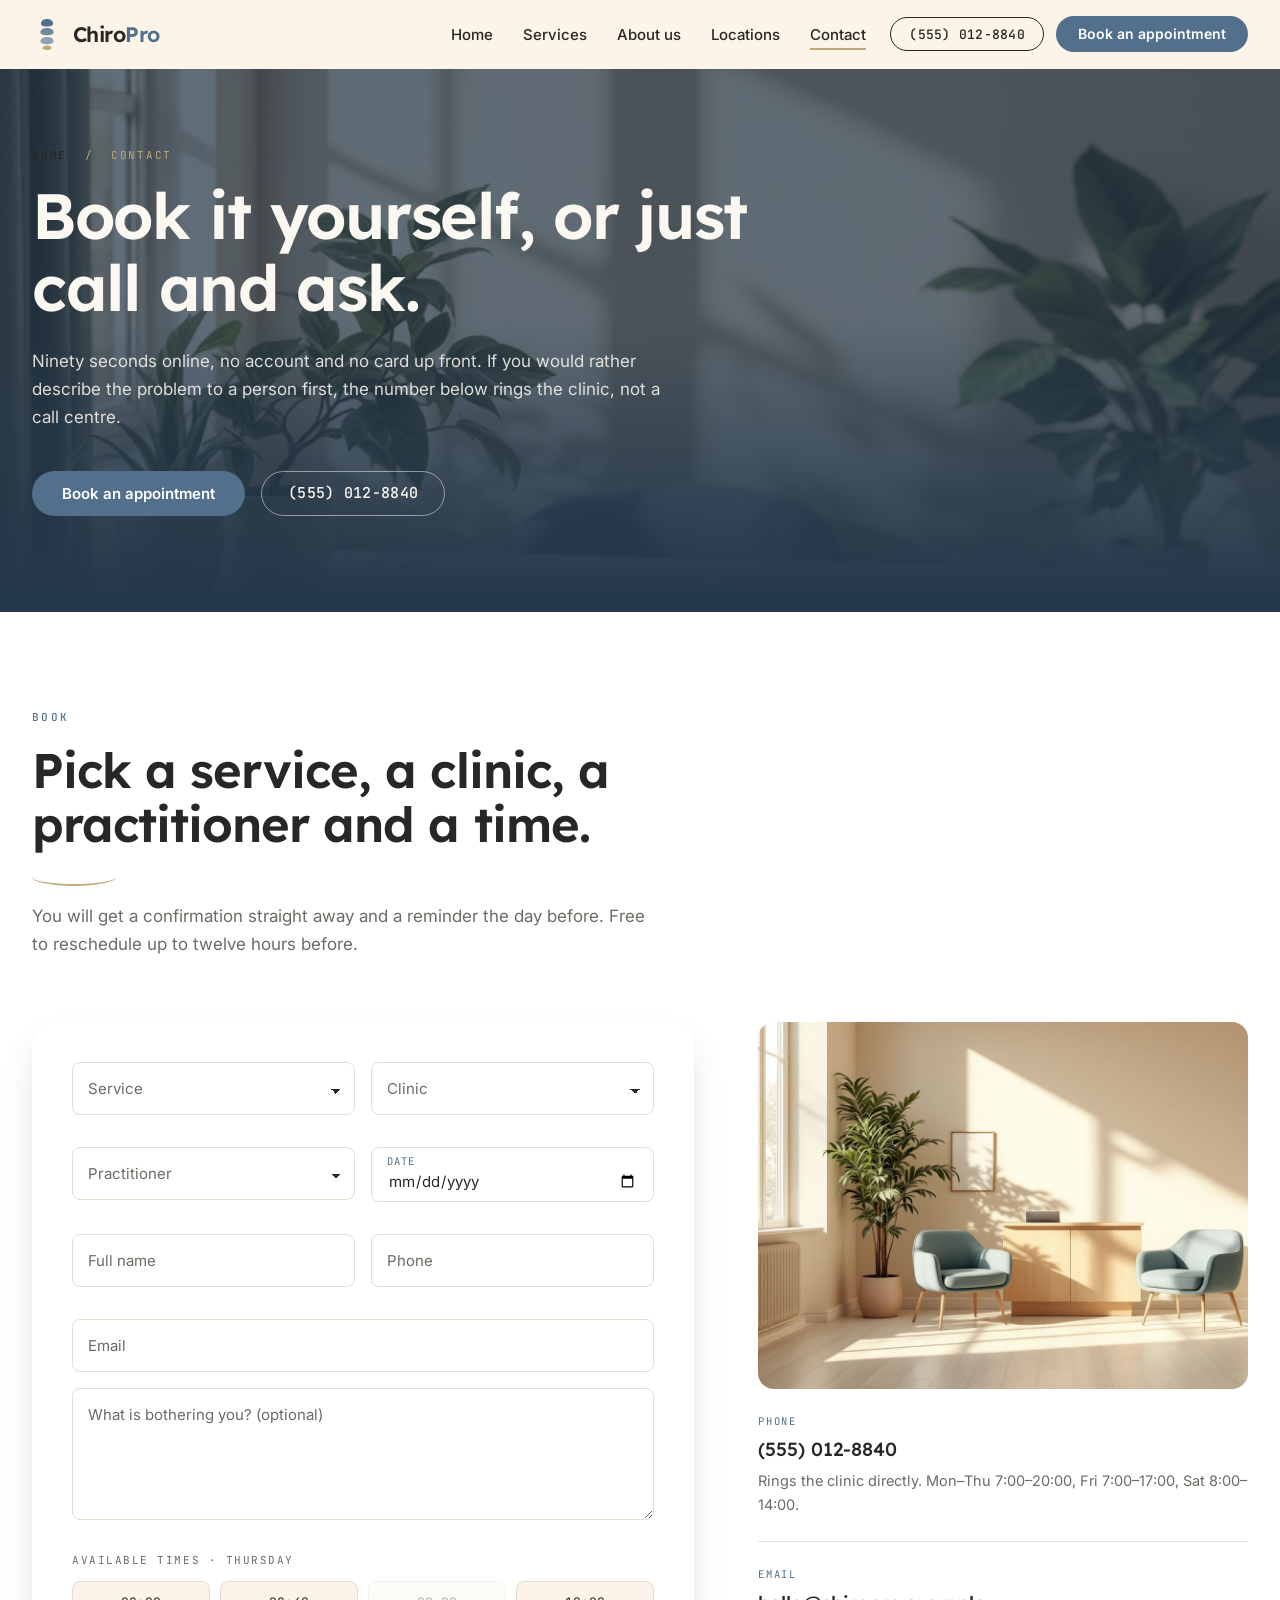
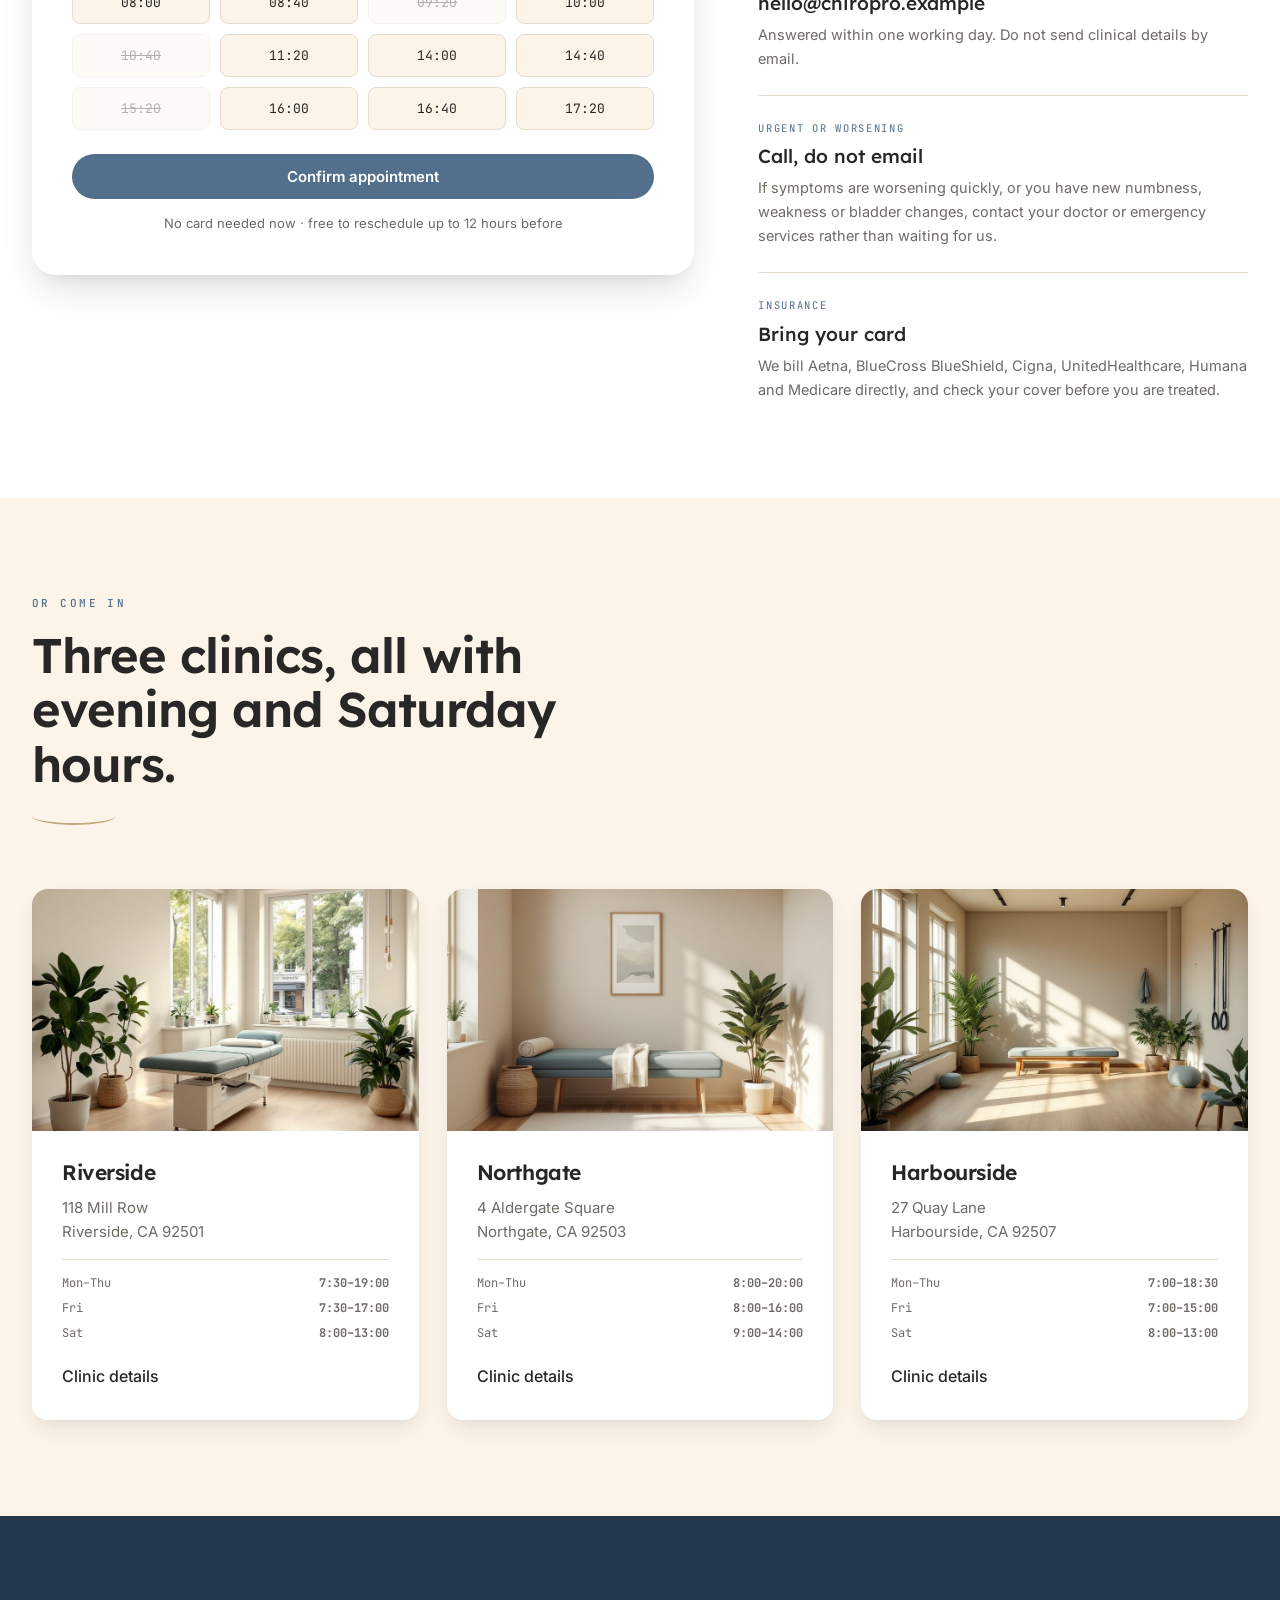
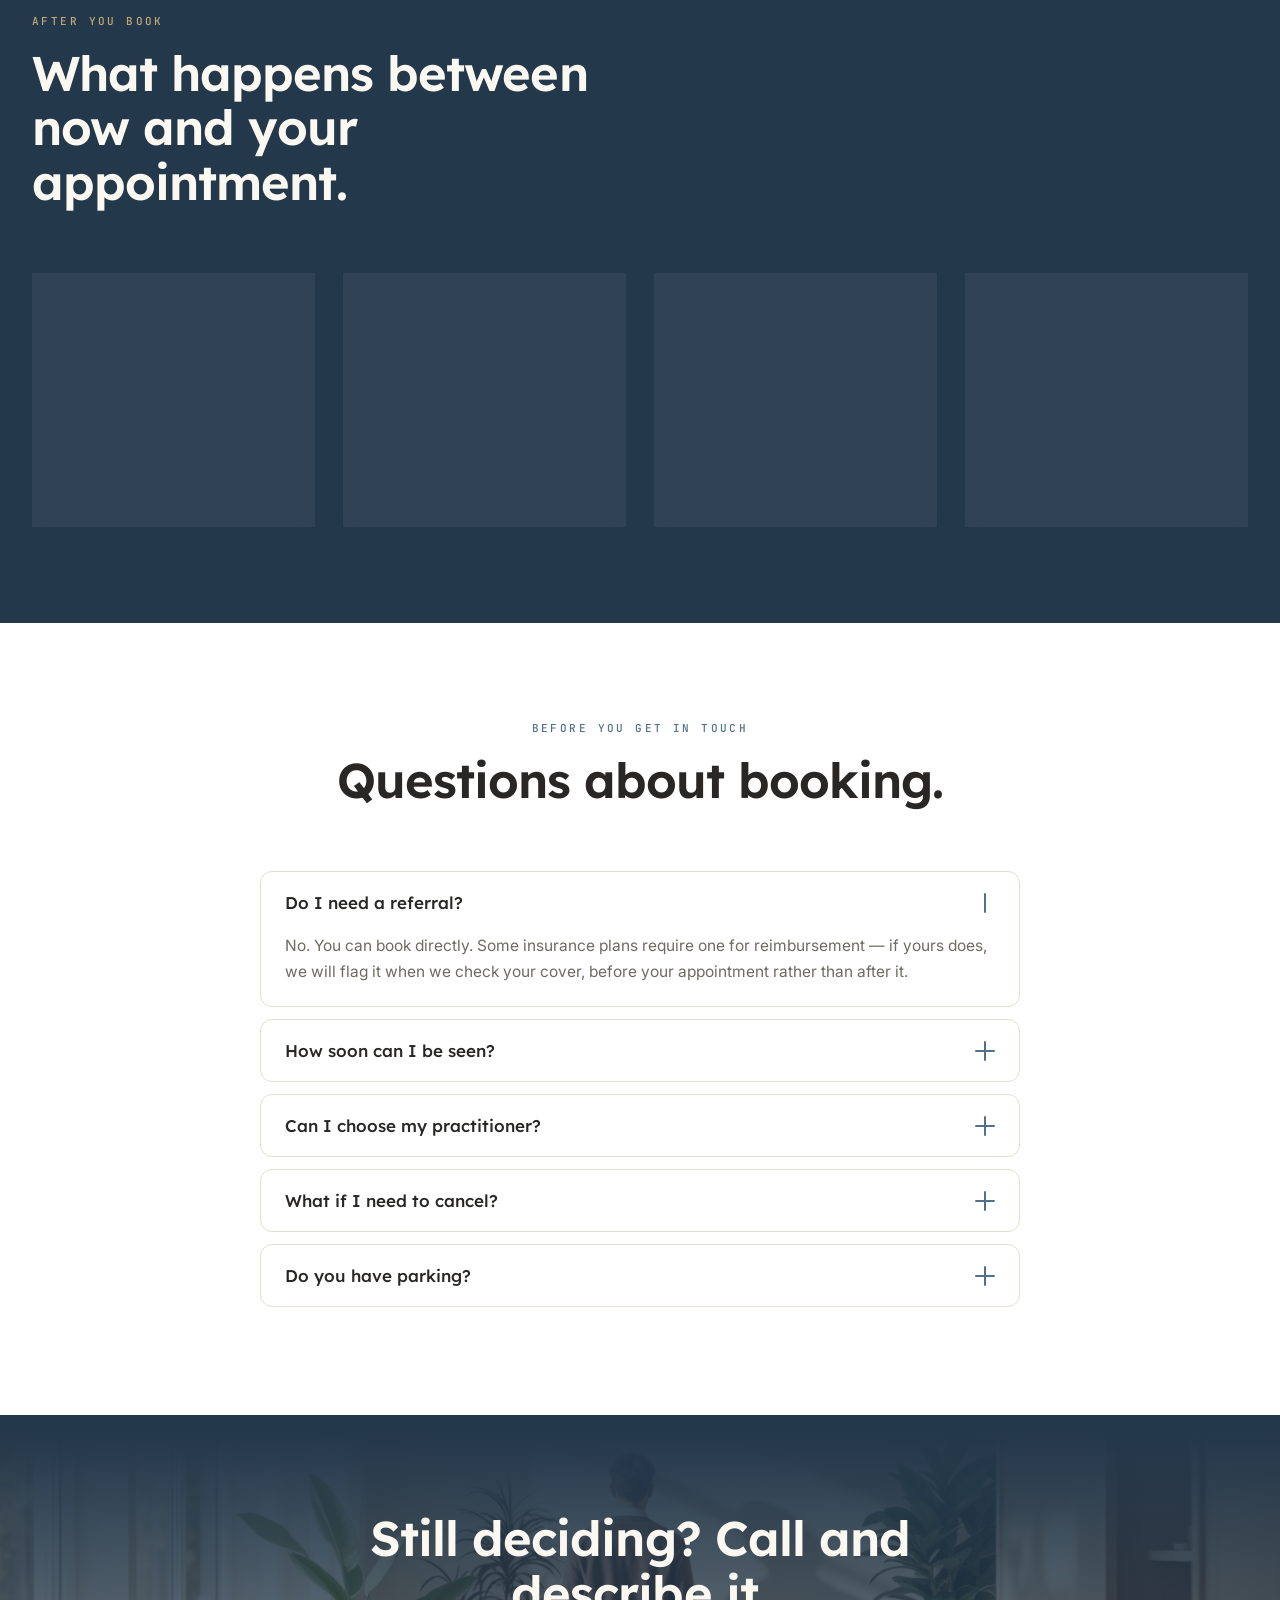
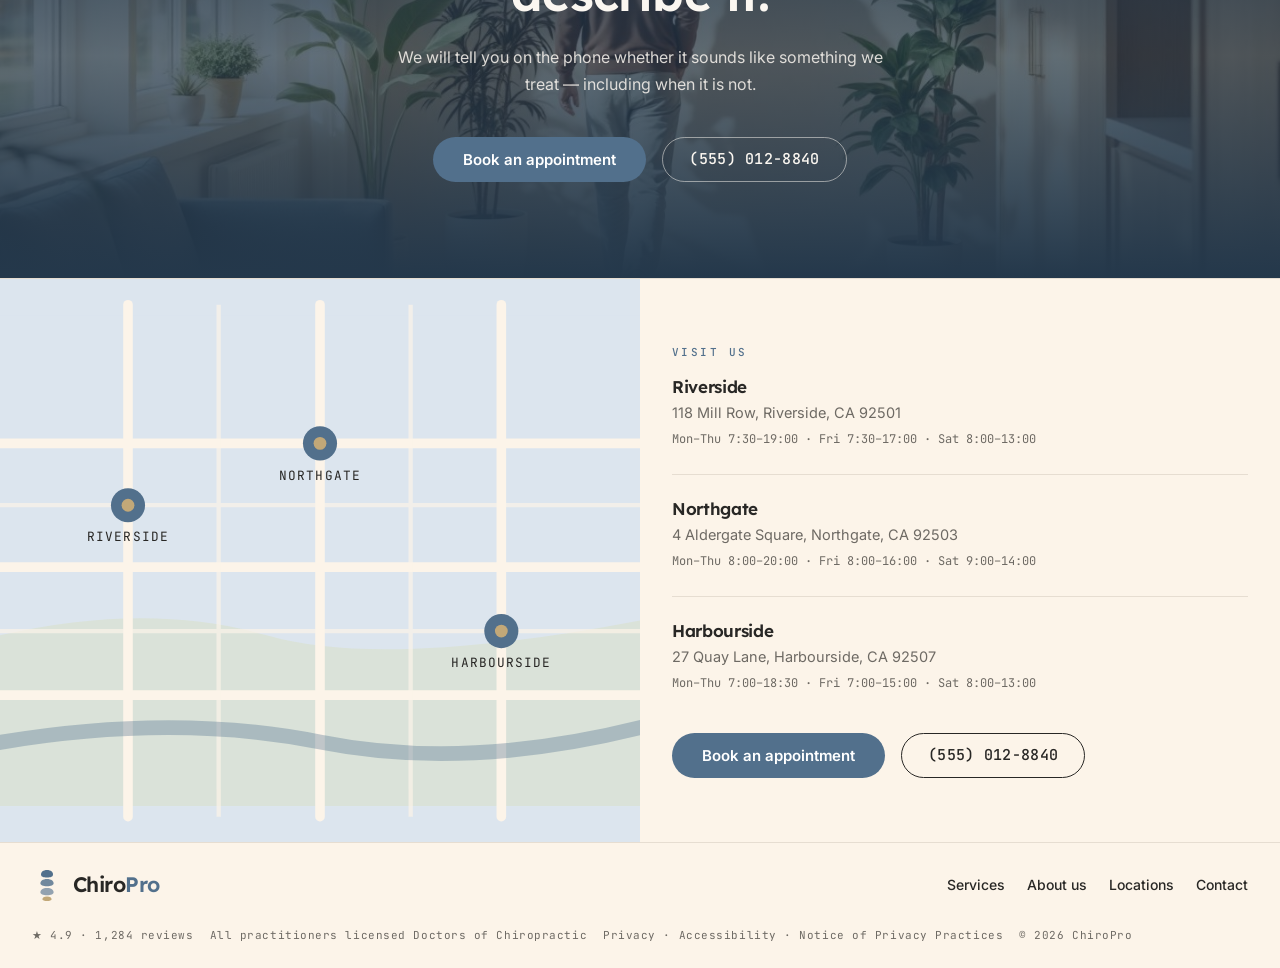
<file: contact.html>
<!DOCTYPE html>
<html lang="en">
<head>
<meta charset="UTF-8">
<meta name="viewport" content="width=device-width, initial-scale=1.0">
<title>Contact — book, call or ask a question | ChiroPro</title>
<meta name="description" content="Book an appointment online in ninety seconds, call the clinic directly, or send a question. No card up front and no referral needed.">
<!-- Review preview: never index this deployment. Mirrors robots.txt, which
     a crawler may not have fetched before reaching this page. -->
<meta name="robots" content="noindex, nofollow">
<link rel="canonical" href="https://chris-sgen.github.io/chiropro/contact.html">

<link rel="icon" href="favicon.svg" type="image/svg+xml">
<link rel="apple-touch-icon" href="apple-touch-icon.png">
<meta name="theme-color" content="#24384B">

<meta property="og:type" content="website">
<meta property="og:site_name" content="ChiroPro">
<meta property="og:locale" content="en_US">
<meta property="og:url" content="https://chris-sgen.github.io/chiropro/contact.html">
<meta property="og:title" content="Contact — book, call or ask a question | ChiroPro">
<meta property="og:description" content="Book an appointment online in ninety seconds, call the clinic directly, or send a question. No card up front and no referral needed.">
<meta property="og:image" content="https://chris-sgen.github.io/chiropro/assets/og-cover.jpg">
<meta property="og:image:width" content="1200">
<meta property="og:image:height" content="630">
<meta property="og:image:alt" content="ChiroPro — “Never seen a chiropractor? Start here.” over a photograph of a chiropractor treating a patient.">
<meta name="twitter:card" content="summary_large_image">
<meta name="twitter:title" content="Contact — book, call or ask a question | ChiroPro">
<meta name="twitter:description" content="Book an appointment online in ninety seconds, call the clinic directly, or send a question. No card up front and no referral needed.">
<meta name="twitter:image" content="https://chris-sgen.github.io/chiropro/assets/og-cover.jpg">

<link rel="preconnect" href="https://fonts.googleapis.com">
<link rel="preconnect" href="https://fonts.gstatic.com" crossorigin>
<link rel="stylesheet" href="https://fonts.googleapis.com/css2?family=Lexend:wght@300;400;500;600;700&family=Inter:wght@400;500;600;700&family=JetBrains+Mono:wght@400;500&display=swap">
<link rel="stylesheet" href="design-system/tokens.css">
<link rel="stylesheet" href="design-system/structural.css">
</head>
<body>

<a class="skip" href="#main">Skip to content</a>

<header class="site-header">
  <div class="container site-nav">
    <a class="brand" href="index.html" aria-label="ChiroPro home">
      <svg class="brand-mark" viewBox="0 0 30 34" fill="none" aria-hidden="true">
        <path d="M15 2c4 0 6 2.2 6 4.4s-2.4 3-6 3-6-.8-6-3S11 2 15 2Z" fill="var(--ds-primary)"/>
        <path d="M15 11c4.4 0 6.6 2.2 6.6 4.3s-2.6 3-6.6 3-6.6-.9-6.6-3S10.6 11 15 11Z" fill="var(--ds-primary)" opacity=".82"/>
        <path d="M15 20c4.4 0 6.6 2.1 6.6 4.2s-2.6 3-6.6 3-6.6-.9-6.6-3S10.6 20 15 20Z" fill="var(--ds-primary)" opacity=".62"/>
        <path d="M15 28.6c3 0 4.6 1.4 4.6 2.6S17.6 33 15 33s-4.6-.6-4.6-1.8 1.6-2.6 4.6-2.6Z" fill="var(--ds-accent)"/>
      </svg>
      <span class="brand-word">Chiro<em>Pro</em></span>
    </a>
    <nav aria-label="Primary">
      <ul class="nav-links">
        <li><a href="index.html">Home</a></li>
        <li><a href="services.html">Services</a></li>
        <li><a href="about.html">About us</a></li>
        <li><a href="locations.html">Locations</a></li>
        <li><a href="contact.html" aria-current="page">Contact</a></li>
      </ul>
    </nav>
    <div class="nav-actions">
      <a class="btn btn-phone" href="tel:+15550128840">(555) 012-8840</a>
      <a class="btn btn-primary" href="#book">Book an appointment</a>
      <button class="hamburger" data-hamburger aria-expanded="false" aria-controls="drawer" aria-label="Open menu"><span></span></button>
    </div>
  </div>
</header>

<div class="drawer-backdrop" data-drawer-backdrop></div>
<nav class="mobile-drawer" id="drawer" data-drawer aria-hidden="true" aria-label="Mobile">
  <button class="drawer-close" data-drawer-close aria-label="Close menu">&#10005;</button>
  <ul class="drawer-links">
    <li><a href="index.html">Home</a></li>
    <li><a href="services.html">Services</a></li>
    <li><a href="about.html">About us</a></li>
    <li><a href="locations.html">Locations</a></li>
    <li><a href="contact.html" aria-current="page">Contact</a></li>
  </ul>
</nav>

<main id="main">

<!-- 01 · page hero — dark, photo -->
<section class="section page-hero section--dark">
  <div class="page-hero-bg"><img src="assets/booking-room.jpg" alt="A tidy consultation desk in a warm clinic room with an open appointment diary and a plant" fetchpriority="high" width="1024" height="768"></div>
  <div class="container">
    <p class="crumbs"><a class="link-sweep" href="index.html">Home</a> &nbsp;/&nbsp; Contact</p>
    <h1>Book it yourself, or just call and ask.</h1>
    <p class="lede">Ninety seconds online, no account and no card up front. If you would rather describe the problem to a person first, the number below rings the clinic, not a call centre.</p>
    <div class="cta-row">
      <a class="btn btn-primary" href="#book">Book an appointment</a>
      <a class="btn btn-phone" href="tel:+15550128840">(555) 012-8840</a>
    </div>
  </div>
</section>

<!-- 02 · booking + contact rail — light, photo · FORM-LAYOUTS #8 + #2 -->
<section class="section section--light" id="book">
  <div class="container">
    <div class="section-head section-head--signed">
      <p class="eyebrow">Book</p>
      <h2>Pick a service, a clinic, a practitioner and a time.</h2>
      <p class="lede">You will get a confirmation straight away and a reminder the day before. Free to reschedule up to twelve hours before.</p>
    </div>
    <div class="split--form">
      <form class="form reveal" data-confirm="Appointment requested ✓" novalidate>
        <div class="field-row">
          <div class="field">
            <select id="bk-service" required><option value="" selected disabled hidden></option>
              <option>New patient &mdash; first visit ($89)</option><option>Follow-up visit ($52)</option>
              <option>Sports injury assessment</option><option>Pregnancy &amp; postnatal</option></select>
            <label for="bk-service">Service</label>
          </div>
          <div class="field">
            <select id="bk-location" required><option value="" selected disabled hidden></option>
              <option>Riverside</option><option>Northgate</option><option>Harbourside</option></select>
            <label for="bk-location">Clinic</label>
          </div>
        </div>
        <div class="field-row">
          <div class="field">
            <select id="bk-practitioner" required><option value="" selected disabled hidden></option>
              <option>No preference &mdash; first available</option><option>Dr Amara Whitfield</option>
              <option>Dr Tom Okonkwo</option><option>Dr Ilan Reyes</option></select>
            <label for="bk-practitioner">Practitioner</label>
          </div>
          <div class="field"><input type="date" id="bk-date" placeholder=" " required><label for="bk-date">Date</label></div>
        </div>
        <div class="field-row">
          <div class="field"><input type="text" id="bk-name" placeholder=" " required autocomplete="name"><label for="bk-name">Full name</label></div>
          <div class="field"><input type="tel" id="bk-phone" placeholder=" " required autocomplete="tel"><label for="bk-phone">Phone</label></div>
        </div>
        <div class="field"><input type="email" id="bk-email" placeholder=" " required autocomplete="email"><label for="bk-email">Email</label></div>
        <div class="field"><textarea id="bk-notes" placeholder=" "></textarea><label for="bk-notes">What is bothering you? (optional)</label></div>

        <p class="slot-label">Available times &middot; Thursday</p>
        <div class="slots" role="group" aria-label="Available appointment times">
          <button type="button" class="slot" aria-pressed="false">08:00</button>
          <button type="button" class="slot" aria-pressed="false">08:40</button>
          <button type="button" class="slot" disabled>09:20</button>
          <button type="button" class="slot" aria-pressed="false">10:00</button>
          <button type="button" class="slot" disabled>10:40</button>
          <button type="button" class="slot" aria-pressed="false">11:20</button>
          <button type="button" class="slot" aria-pressed="false">14:00</button>
          <button type="button" class="slot" aria-pressed="false">14:40</button>
          <button type="button" class="slot" disabled>15:20</button>
          <button type="button" class="slot" aria-pressed="false">16:00</button>
          <button type="button" class="slot" aria-pressed="false">16:40</button>
          <button type="button" class="slot" aria-pressed="false">17:20</button>
        </div>
        <button class="btn btn-primary" type="submit">Confirm appointment</button>
        <p class="form-note">No card needed now &middot; free to reschedule up to 12 hours before</p>
      </form>

      <div class="assure">
        <div class="assure-img img-frame"><img src="assets/reception.jpg" alt="The clinic reception with a pale oak desk, slate-blue waiting chairs and a large plant" loading="lazy" width="1024" height="768"></div>
        <div class="contact-rail">
          <div class="contact-item">
            <span class="k">Phone</span>
            <a class="v link-sweep" href="tel:+15550128840">(555) 012-8840</a>
            <span class="m">Rings the clinic directly. Mon&ndash;Thu 7:00&ndash;20:00, Fri 7:00&ndash;17:00, Sat 8:00&ndash;14:00.</span>
          </div>
          <div class="contact-item">
            <span class="k">Email</span>
            <a class="v link-sweep" href="mailto:hello@chiropro.example">hello@chiropro.example</a>
            <span class="m">Answered within one working day. Do not send clinical details by email.</span>
          </div>
          <div class="contact-item">
            <span class="k">Urgent or worsening</span>
            <span class="v">Call, do not email</span>
            <span class="m">If symptoms are worsening quickly, or you have new numbness, weakness or bladder changes, contact your doctor or emergency services rather than waiting for us.</span>
          </div>
          <div class="contact-item">
            <span class="k">Insurance</span>
            <span class="v">Bring your card</span>
            <span class="m">We bill Aetna, BlueCross BlueShield, Cigna, UnitedHealthcare, Humana and Medicare directly, and check your cover before you are treated.</span>
          </div>
        </div>
      </div>
    </div>
  </div>
</section>

<!-- 03 · locations quick — warm, photos -->
<section class="section section--warm">
  <div class="container">
    <div class="section-head section-head--signed">
      <p class="eyebrow">Or come in</p>
      <h2>Three clinics, all with evening and Saturday hours.</h2>
    </div>
    <div class="grid-3 stagger">
      <div class="loc-card reveal">
        <div class="loc-photo img-frame"><img src="assets/loc-riverside.jpg" alt="The bright interior of the Riverside clinic" loading="lazy" width="900" height="563"></div>
        <div class="loc-body"><h3>Riverside</h3><address>118 Mill Row<br>Riverside, CA 92501</address>
          <div class="loc-hours"><span>Mon&ndash;Thu<b>7:30&ndash;19:00</b></span><span>Fri<b>7:30&ndash;17:00</b></span><span>Sat<b>8:00&ndash;13:00</b></span></div>
          <div class="loc-actions"><a class="link-sweep" href="locations.html#riverside">Clinic details</a></div></div>
      </div>
      <div class="loc-card reveal">
        <div class="loc-photo img-frame"><img src="assets/loc-northgate.jpg" alt="A treatment room at the Northgate clinic" loading="lazy" width="900" height="563"></div>
        <div class="loc-body"><h3>Northgate</h3><address>4 Aldergate Square<br>Northgate, CA 92503</address>
          <div class="loc-hours"><span>Mon&ndash;Thu<b>8:00&ndash;20:00</b></span><span>Fri<b>8:00&ndash;16:00</b></span><span>Sat<b>9:00&ndash;14:00</b></span></div>
          <div class="loc-actions"><a class="link-sweep" href="locations.html#northgate">Clinic details</a></div></div>
      </div>
      <div class="loc-card reveal">
        <div class="loc-photo img-frame"><img src="assets/loc-harbourside.jpg" alt="The movement studio at the Harbourside clinic" loading="lazy" width="900" height="563"></div>
        <div class="loc-body"><h3>Harbourside</h3><address>27 Quay Lane<br>Harbourside, CA 92507</address>
          <div class="loc-hours"><span>Mon&ndash;Thu<b>7:00&ndash;18:30</b></span><span>Fri<b>7:00&ndash;15:00</b></span><span>Sat<b>8:00&ndash;13:00</b></span></div>
          <div class="loc-actions"><a class="link-sweep" href="locations.html#harbourside">Clinic details</a></div></div>
      </div>
    </div>
  </div>
</section>

<!-- 04 · what happens next — dark anchor -->
<section class="section section--dark">
  <div class="container">
    <div class="section-head">
      <p class="eyebrow">After you book</p>
      <h2>What happens between now and your appointment.</h2>
    </div>
    <div class="grid-4 stagger">
      <div class="step reveal"><span class="n">01</span><h3>Confirmation</h3><p>An email straight away with the time, the clinic address and who you are seeing.</p><span class="mins">immediately</span></div>
      <div class="step reveal"><span class="n">02</span><h3>Intake form</h3><p>A short history form by email. Five minutes, and it means we spend the appointment talking rather than typing.</p><span class="mins">within an hour</span></div>
      <div class="step reveal"><span class="n">03</span><h3>Insurance check</h3><p>If you gave us your carrier, we verify cover and tell you your out-of-pocket before the visit.</p><span class="mins">1&ndash;2 working days</span></div>
      <div class="step reveal"><span class="n">04</span><h3>Reminder</h3><p>A text the day before with a one-tap reschedule link, in case something has come up.</p><span class="mins">day before</span></div>
    </div>
  </div>
</section>

<!-- 05 · FAQ — light -->
<section class="section section--light">
  <div class="container">
    <div class="faq">
      <div class="section-head section-head--center">
        <p class="eyebrow eyebrow--center">Before you get in touch</p>
        <h2>Questions about booking.</h2>
      </div>
      <div class="faq-item" data-open="true">
        <button class="faq-trigger" aria-expanded="true">Do I need a referral?<span class="faq-icon" aria-hidden="true"></span></button>
        <div class="faq-panel"><div><p>No. You can book directly. Some insurance plans require one for reimbursement &mdash; if yours does, we will flag it when we check your cover, before your appointment rather than after it.</p></div></div>
      </div>
      <div class="faq-item" data-open="false">
        <button class="faq-trigger" aria-expanded="false">How soon can I be seen?<span class="faq-icon" aria-hidden="true"></span></button>
        <div class="faq-panel"><div><p>92% of new patients are booked within three working days. We also hold two same-day slots at each clinic for acute cases &mdash; if nothing online suits, call and ask for one.</p></div></div>
      </div>
      <div class="faq-item" data-open="false">
        <button class="faq-trigger" aria-expanded="false">Can I choose my practitioner?<span class="faq-icon" aria-hidden="true"></span></button>
        <div class="faq-panel"><div><p>Yes, at booking. Your notes stay with that practitioner and you keep seeing them unless you ask to change. If you have no preference, pick first-available and we will match you to whoever fits the complaint.</p></div></div>
      </div>
      <div class="faq-item" data-open="false">
        <button class="faq-trigger" aria-expanded="false">What if I need to cancel?<span class="faq-icon" aria-hidden="true"></span></button>
        <div class="faq-panel"><div><p>Free to reschedule or cancel up to twelve hours before, through the link in your confirmation or by calling. Inside twelve hours we ask for half the visit fee, waived if you are unwell.</p></div></div>
      </div>
      <div class="faq-item" data-open="false">
        <button class="faq-trigger" aria-expanded="false">Do you have parking?<span class="faq-icon" aria-hidden="true"></span></button>
        <div class="faq-panel"><div><p>All three clinics have free parking within a two to four minute walk, and all three are step-free. Full details for each are on the <a class="link-sweep" href="locations.html">locations page</a>.</p></div></div>
      </div>
    </div>
  </div>
</section>

<!-- 06 · closing CTA — dark, photo -->
<section class="section section--dark closing-cta">
  <div class="closing-bg" aria-hidden="true"><img src="assets/closing-walk.jpg" alt="" loading="lazy" width="1440" height="1056"></div>
  <div class="container">
    <h2>Still deciding? Call and describe it.</h2>
    <p>We will tell you on the phone whether it sounds like something we treat &mdash; including when it is not.</p>
    <div class="cta-row cta-row--center">
      <a class="btn btn-primary" href="#book">Book an appointment</a>
      <a class="btn btn-phone" href="tel:+15550128840">(555) 012-8840</a>
    </div>
  </div>
</section>

</main>

<footer class="site-footer">
  <div class="foot-split">
    <div class="foot-map" aria-label="Map showing the three ChiroPro clinic locations">
      <svg viewBox="0 0 600 460" role="img" aria-label="Stylised map of Riverside, Northgate and Harbourside">
        <rect width="600" height="460" fill="var(--ds-primary-soft)"/>
        <path d="M0 300 Q140 268 250 300 T600 286 L600 460 L0 460Z" fill="var(--ds-signature)" opacity=".42"/>
        <g stroke="var(--ds-bg)" stroke-width="9" fill="none" stroke-linecap="round">
          <path d="M-10 120 H610"/><path d="M-10 236 H610"/><path d="M-10 356 H610"/>
          <path d="M120 -10 V470"/><path d="M300 -10 V470"/><path d="M470 -10 V470"/>
        </g>
        <g stroke="var(--ds-bg)" stroke-width="4" fill="none" opacity=".7">
          <path d="M-10 178 H610"/><path d="M-10 296 H610"/><path d="M205 -10 V470"/><path d="M385 -10 V470"/>
        </g>
        <path d="M-10 402 Q160 372 300 400 T610 384" stroke="var(--ds-primary)" stroke-width="14" fill="none" opacity=".35"/>
        <g fill="var(--ds-primary)"><circle cx="120" cy="178" r="16"/><circle cx="300" cy="120" r="16"/><circle cx="470" cy="296" r="16"/></g>
        <g fill="var(--ds-accent)"><circle cx="120" cy="178" r="6"/><circle cx="300" cy="120" r="6"/><circle cx="470" cy="296" r="6"/></g>
        <g font-family="JetBrains Mono, monospace" font-size="12" fill="var(--ds-ink)" letter-spacing="1">
          <text x="120" y="212" text-anchor="middle">RIVERSIDE</text>
          <text x="300" y="154" text-anchor="middle">NORTHGATE</text>
          <text x="470" y="330" text-anchor="middle">HARBOURSIDE</text>
        </g>
      </svg>
    </div>
    <div class="foot-info">
      <p class="eyebrow">Visit us</p>
      <div class="foot-locs">
        <div class="foot-loc"><h3>Riverside</h3><address>118 Mill Row, Riverside, CA 92501</address><span class="hrs">Mon&ndash;Thu 7:30&ndash;19:00 &middot; Fri 7:30&ndash;17:00 &middot; Sat 8:00&ndash;13:00</span></div>
        <div class="foot-loc"><h3>Northgate</h3><address>4 Aldergate Square, Northgate, CA 92503</address><span class="hrs">Mon&ndash;Thu 8:00&ndash;20:00 &middot; Fri 8:00&ndash;16:00 &middot; Sat 9:00&ndash;14:00</span></div>
        <div class="foot-loc"><h3>Harbourside</h3><address>27 Quay Lane, Harbourside, CA 92507</address><span class="hrs">Mon&ndash;Thu 7:00&ndash;18:30 &middot; Fri 7:00&ndash;15:00 &middot; Sat 8:00&ndash;13:00</span></div>
      </div>
      <div class="cta-row" style="margin-top:var(--ds-space-xl)">
        <a class="btn btn-primary" href="#book">Book an appointment</a>
        <a class="btn btn-phone" href="tel:+15550128840">(555) 012-8840</a>
      </div>
    </div>
  </div>
  <div class="foot-bottom">
    <div class="container">
      <div class="foot-brand">
        <svg class="brand-mark" viewBox="0 0 30 34" fill="none" aria-hidden="true">
          <path d="M15 2c4 0 6 2.2 6 4.4s-2.4 3-6 3-6-.8-6-3S11 2 15 2Z" fill="var(--ds-primary)"/>
          <path d="M15 11c4.4 0 6.6 2.2 6.6 4.3s-2.6 3-6.6 3-6.6-.9-6.6-3S10.6 11 15 11Z" fill="var(--ds-primary)" opacity=".82"/>
          <path d="M15 20c4.4 0 6.6 2.1 6.6 4.2s-2.6 3-6.6 3-6.6-.9-6.6-3S10.6 20 15 20Z" fill="var(--ds-primary)" opacity=".62"/>
          <path d="M15 28.6c3 0 4.6 1.4 4.6 2.6S17.6 33 15 33s-4.6-.6-4.6-1.8 1.6-2.6 4.6-2.6Z" fill="var(--ds-accent)"/>
        </svg>
        <span class="brand-word">Chiro<em>Pro</em></span>
      </div>
      <ul class="foot-nav">
        <li><a class="link-sweep" href="services.html">Services</a></li>
        <li><a class="link-sweep" href="about.html">About us</a></li>
        <li><a class="link-sweep" href="locations.html">Locations</a></li>
        <li><a class="link-sweep" href="contact.html">Contact</a></li>
      </ul>
      <div class="foot-legal">
        <span>&#9733; 4.9 &middot; 1,284 reviews</span>
        <span>All practitioners licensed Doctors of Chiropractic</span>
        <span>Privacy &middot; Accessibility &middot; Notice of Privacy Practices</span>
        <span>&copy; 2026 ChiroPro</span>
      </div>
    </div>
  </div>
</footer>

<div class="sticky-cta">
  <a class="btn btn-primary" href="#book">Book an appointment</a>
  <a class="btn btn-phone" href="tel:+15550128840" aria-label="Call the clinic">Call</a>
</div>

<script src="design-system/site.js"></script>
</body>
</html>
</file>
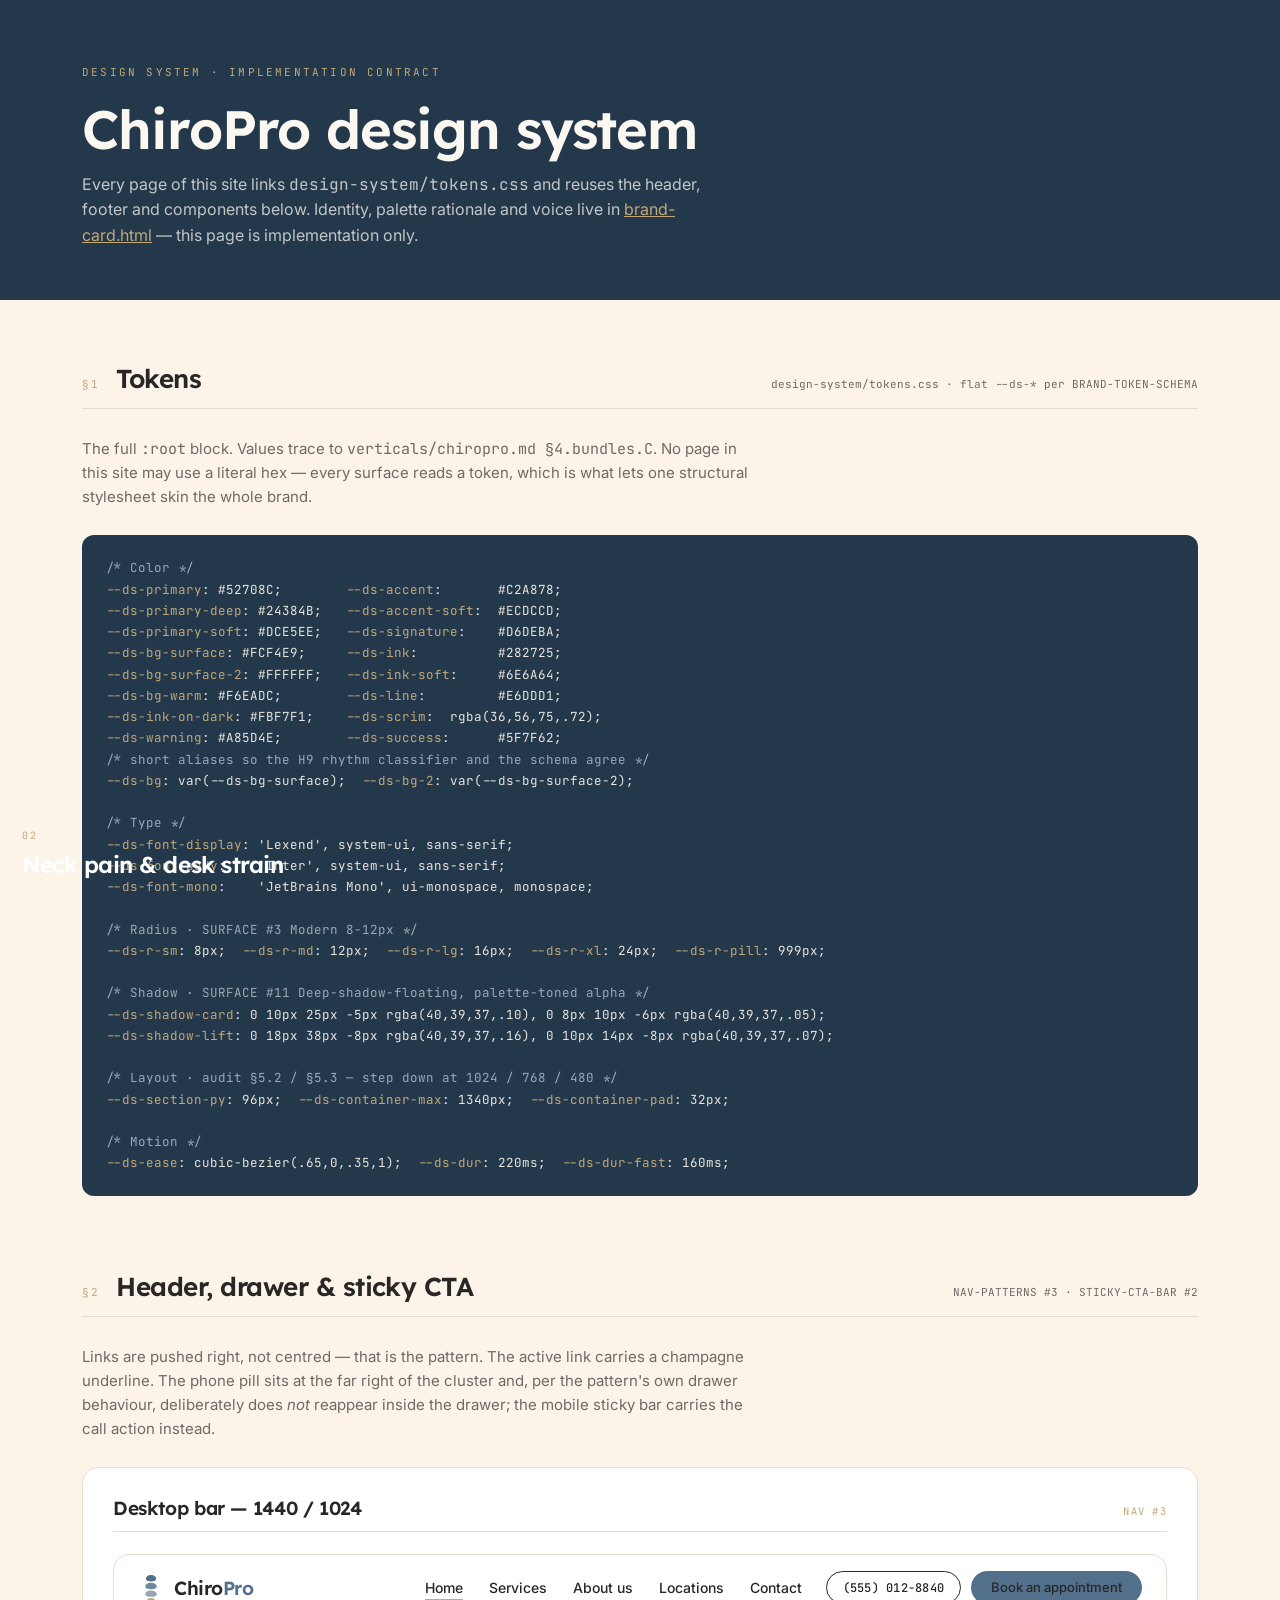
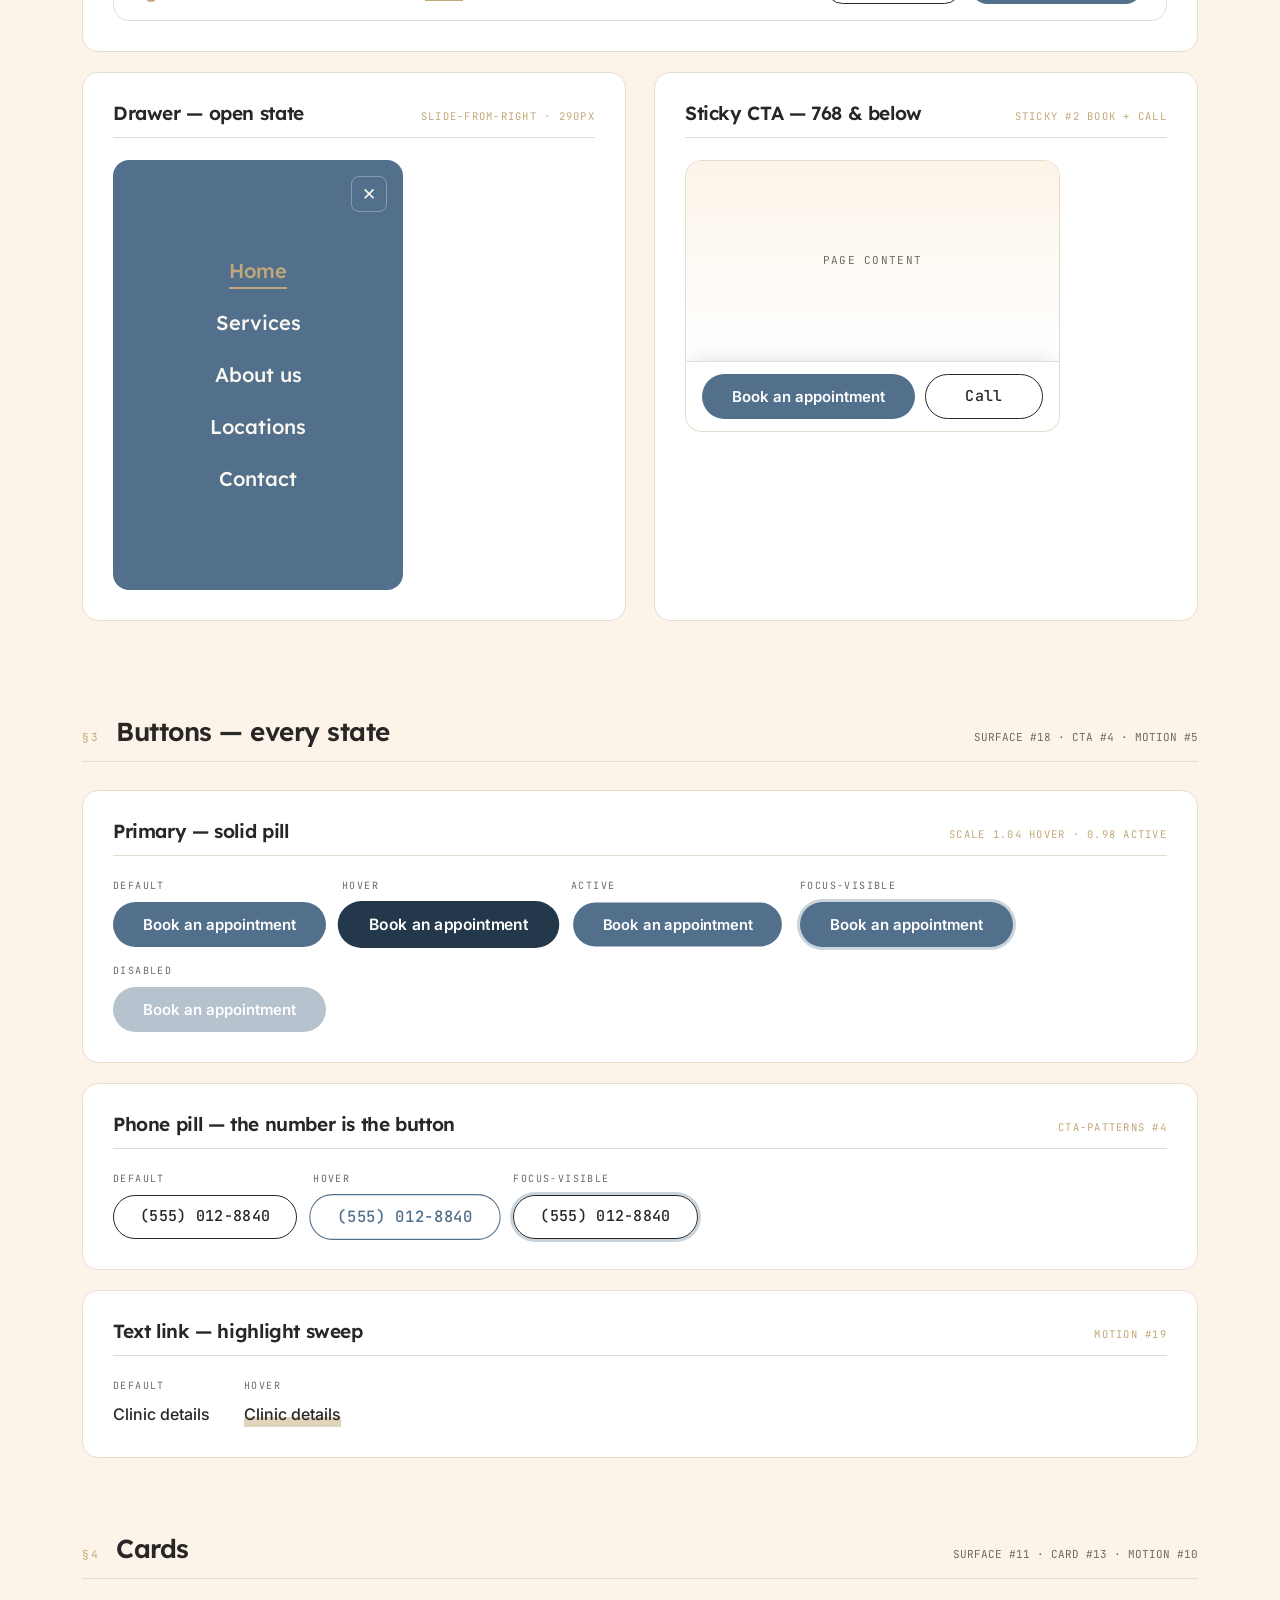
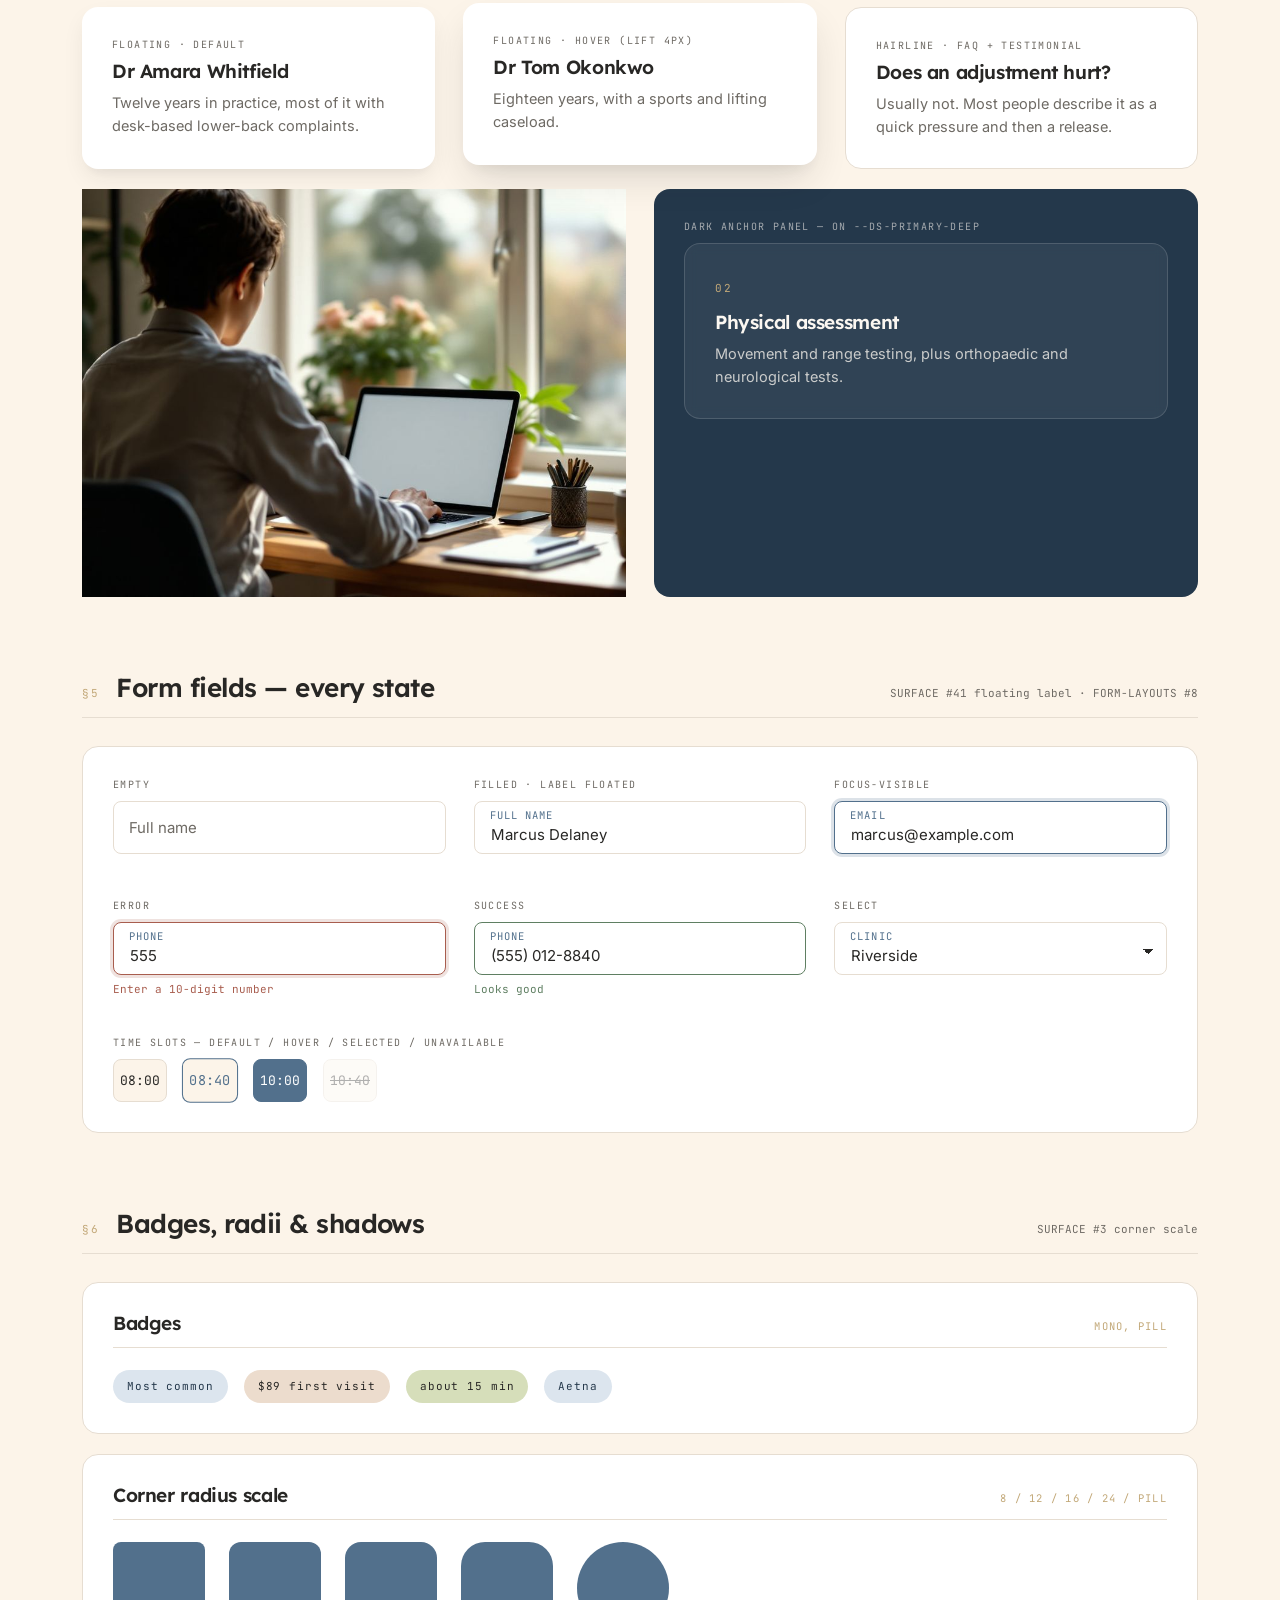
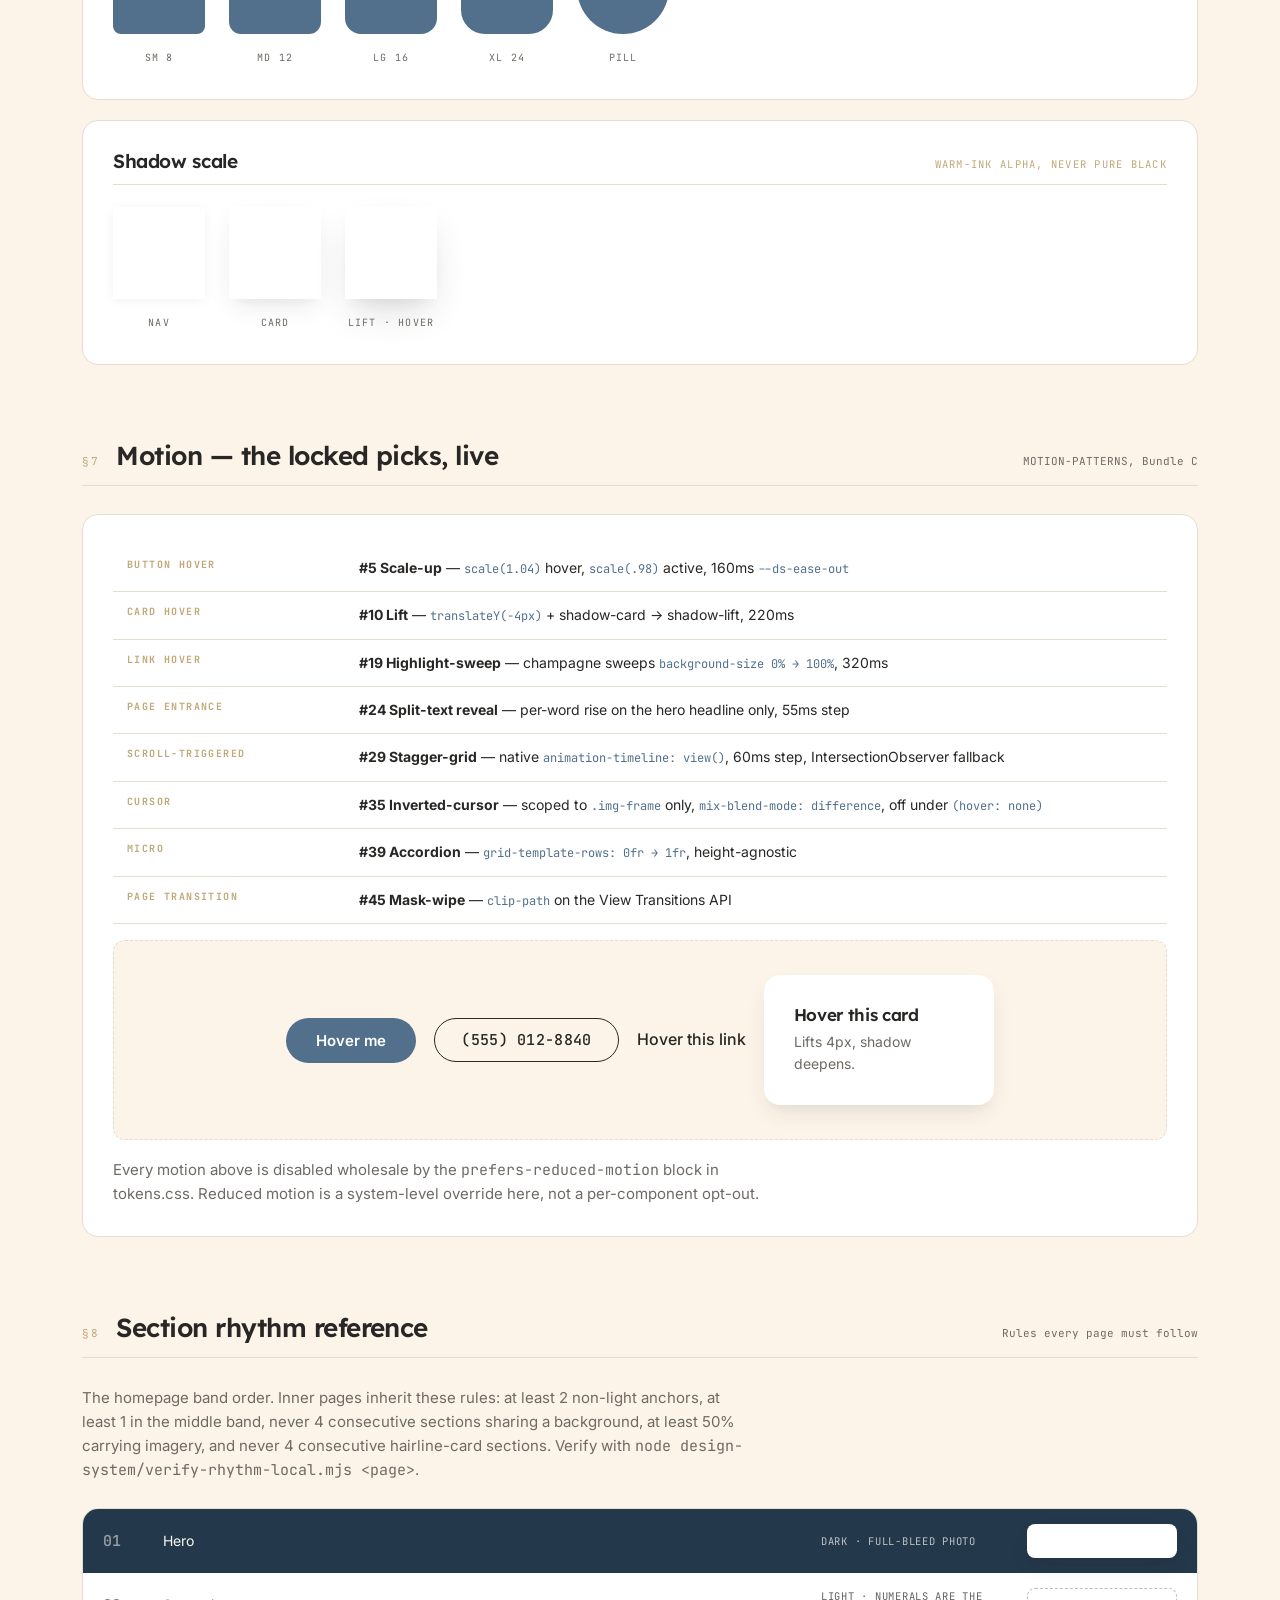
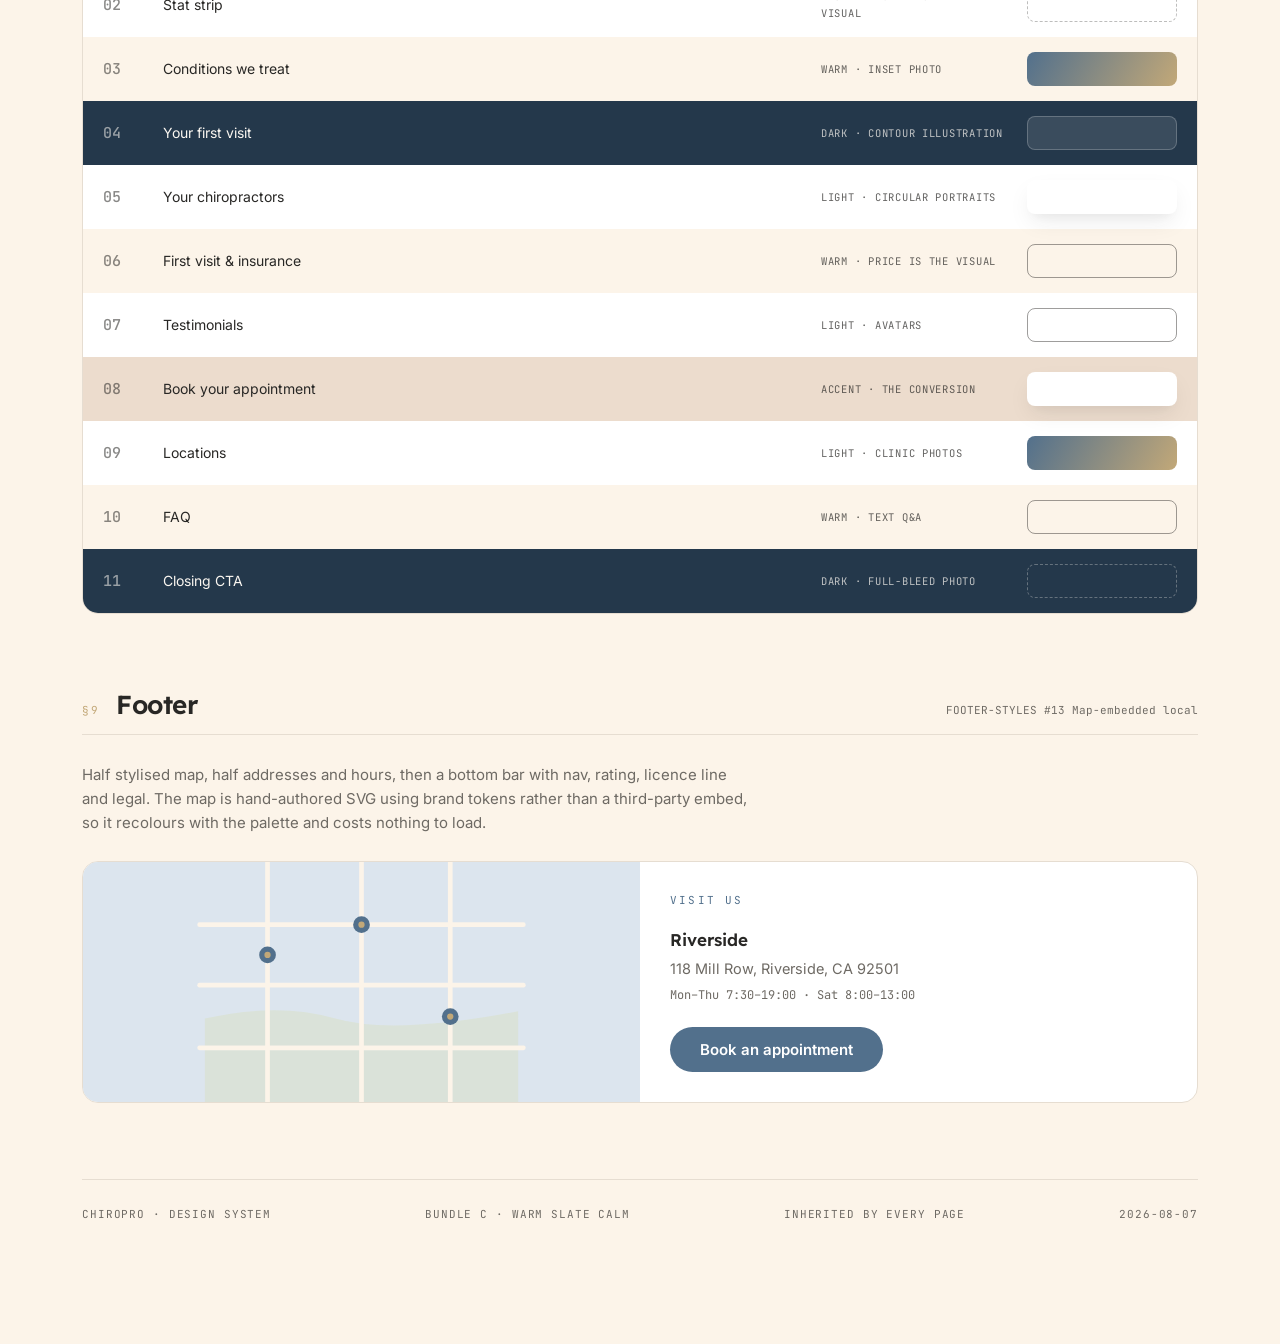
<file: design-system.html>
<!DOCTYPE html>
<html lang="en">
<head>
<meta charset="UTF-8">
<meta name="viewport" content="width=device-width, initial-scale=1.0">
<title>ChiroPro — Design system</title>
<!-- Internal design artefact, not a site page: noindex, and no Open Graph —
     a link unfurl of the token table would be noise. -->
<meta name="robots" content="noindex, nofollow">

<link rel="icon" href="favicon.svg" type="image/svg+xml">
<link rel="apple-touch-icon" href="apple-touch-icon.png">
<meta name="theme-color" content="#24384B">

<link rel="preconnect" href="https://fonts.googleapis.com">
<link rel="preconnect" href="https://fonts.gstatic.com" crossorigin>
<link rel="stylesheet" href="https://fonts.googleapis.com/css2?family=Lexend:wght@300;400;500;600;700&family=Inter:wght@400;500;600;700&family=JetBrains+Mono:wght@400;500&display=swap">
<link rel="stylesheet" href="design-system/tokens.css">
<link rel="stylesheet" href="design-system/structural.css">
<style>
/* =============================================================================
 * ChiroPro — DESIGN SYSTEM (implementation only)
 * Identity and voice live in brand-card.html. This page is the contract every
 * Phase 2 page inherits: tokens, header + footer, components in every state,
 * live motion, drawer-open, sticky CTA, and the section-rhythm reference.
 * ========================================================================== */
*, *::before, *::after { box-sizing: border-box; }
body { margin: 0; font-family: var(--ds-font-body); font-size: 16px; line-height: 1.6; color: var(--ds-ink); background: var(--ds-bg); -webkit-font-smoothing: antialiased; }
h1,h2,h3,h4 { font-family: var(--ds-font-display); font-weight: 600; letter-spacing: -.02em; line-height: 1.15; margin: 0; }
p { margin: 0; } img { display: block; max-width: 100%; }
code, .mono { font-family: var(--ds-font-mono); }

.page { max-width: 1180px; margin: 0 auto; padding: 0 32px 120px; }
.masthead { background: var(--ds-primary-deep); color: var(--ds-ink-on-dark); margin-bottom: 64px; }
.masthead-in { max-width: 1180px; margin: 0 auto; padding: 52px 32px; }
.masthead .tag { font-family: var(--ds-font-mono); font-size: 11px; letter-spacing: .2em; text-transform: uppercase; color: var(--ds-accent); margin-bottom: 16px; }
.masthead h1 { font-size: clamp(34px,4.4vw,54px); }
.masthead p { margin-top: 12px; color: rgba(251,247,241,.74); max-width: 66ch; }

.sec { margin-bottom: 76px; }
.sec-h { display: flex; align-items: baseline; gap: 16px; border-bottom: 1px solid var(--ds-line); padding-bottom: 14px; margin-bottom: 28px; flex-wrap: wrap; }
.sec-h .n { font-family: var(--ds-font-mono); font-size: 11px; letter-spacing: .2em; color: var(--ds-accent); }
.sec-h h2 { font-size: 26px; }
.sec-h .note { margin-left: auto; font-family: var(--ds-font-mono); font-size: 11px; color: var(--ds-ink-soft); }
.blurb { color: var(--ds-ink-soft); font-size: 15px; max-width: 74ch; margin-bottom: 26px; }

.panel { border: 1px solid var(--ds-line); border-radius: var(--ds-r-lg); background: var(--ds-bg-2); padding: 30px; margin-bottom: 20px; }
.panel-h { display: flex; justify-content: space-between; align-items: baseline; gap: 16px; border-bottom: 1px solid var(--ds-line); padding-bottom: 12px; margin-bottom: 22px; flex-wrap: wrap; }
.panel-h h3 { font-size: 19px; }
.panel-h .src { font-family: var(--ds-font-mono); font-size: 10.5px; letter-spacing: .12em; text-transform: uppercase; color: var(--ds-accent); }
.row { display: flex; flex-wrap: wrap; gap: 16px; align-items: center; }
.state-lab { font-family: var(--ds-font-mono); font-size: 10px; letter-spacing: .14em; text-transform: uppercase; color: var(--ds-ink-soft); display: block; margin-bottom: 8px; }
.stack-item { display: flex; flex-direction: column; }

pre { margin: 0; background: var(--ds-primary-deep); color: #E9E4DC; border-radius: var(--ds-r-md); padding: 22px 24px; overflow-x: auto; font-family: var(--ds-font-mono); font-size: 12.5px; line-height: 1.7; }
pre .c { color: #9AA9B8; }
pre .t { color: var(--ds-accent); }

/* ── Components under test ─────────────────────────────────────────────── */
.btn-primary:hover, .btn-primary.is-hover { background: var(--ds-primary-deep); transform: scale(1.04); }
.btn-primary.is-active { transform: scale(.98); }
.btn-phone:hover, .btn-phone.is-hover { border-color: var(--ds-primary); color: var(--ds-primary); transform: scale(1.04); }
.btn.is-focus, .btn:focus-visible { outline: 0; box-shadow: 0 0 0 3px color-mix(in srgb, var(--ds-primary) 30%, transparent); }
.btn[disabled] { opacity: .42; pointer-events: none; }

.link-sweep:hover, .link-sweep.is-hover { background-size: 100% 100%; }

.card:hover, .card.is-hover { transform: translateY(-4px); box-shadow: var(--ds-shadow-lift); }
.card-overlay .ov { position: absolute; inset: auto 0 0 0; z-index: 2; padding: 22px; }
.grid3 { display: grid; grid-template-columns: repeat(3, 1fr); gap: var(--ds-grid-gap); }
.grid2 { display: grid; grid-template-columns: repeat(2, 1fr); gap: var(--ds-grid-gap); }
.darkstage { background: var(--ds-primary-deep); border-radius: var(--ds-r-lg); padding: 30px; }

.field input:focus + label, .field input:not(:placeholder-shown) + label, .field.is-float label { transform: translateY(-9px); font-size: 10.5px; letter-spacing: .1em; text-transform: uppercase; color: var(--ds-primary); font-family: var(--ds-font-mono); }
.field input:focus-visible, .field.is-focus input { outline: 0; border-color: var(--ds-primary); box-shadow: 0 0 0 3px color-mix(in srgb, var(--ds-primary) 20%, transparent); }
.field.is-error input { border-color: var(--ds-warning); box-shadow: 0 0 0 3px color-mix(in srgb, var(--ds-warning) 18%, transparent); }
.field.is-success input { border-color: var(--ds-success); }
.field .msg { font-family: var(--ds-font-mono); font-size: 11px; margin-top: 6px; }
.field.is-error .msg { color: var(--ds-warning); }
.field.is-success .msg { color: var(--ds-success); }

.chip chip--line { border: 1px solid var(--ds-line); color: var(--ds-ink-soft); background: var(--ds-bg-2); }

.slot.is-hover { border-color: var(--ds-primary); color: var(--ds-primary); transform: scale(1.04); }
.slot[aria-pressed="true"] { background: var(--ds-primary); border-color: var(--ds-primary); color: #fff; }
.slot[disabled] { opacity: .36; text-decoration: line-through; cursor: not-allowed; }

/* Radius + shadow specimens */
.spec-row { display: flex; flex-wrap: wrap; gap: 24px; }
.spec { text-align: center; }
.spec .box { width: 92px; height: 92px; background: var(--ds-primary); margin-bottom: 9px; }
.spec .box.sm { border-radius: var(--ds-r-sm); } .spec .box.md { border-radius: var(--ds-r-md); }
.spec .box.lg { border-radius: var(--ds-r-lg); } .spec .box.xl { border-radius: var(--ds-r-xl); }
.spec .box.pill { border-radius: var(--ds-r-pill); }
.spec .box.sh-card { background: var(--ds-bg-2); box-shadow: var(--ds-shadow-card); }
.spec .box.sh-lift { background: var(--ds-bg-2); box-shadow: var(--ds-shadow-lift); }
.spec .box.sh-nav  { background: var(--ds-bg-2); box-shadow: var(--ds-shadow-nav); }
.spec .cap { font-family: var(--ds-font-mono); font-size: 10px; letter-spacing: .12em; text-transform: uppercase; color: var(--ds-ink-soft); }

/* Motion stage */
.motion-tbl { width: 100%; border-collapse: collapse; }
.motion-tbl th, .motion-tbl td { text-align: left; padding: 12px 14px; border-bottom: 1px solid var(--ds-line); font-size: 14px; vertical-align: top; }
.motion-tbl th { font-family: var(--ds-font-mono); font-size: 10px; letter-spacing: .14em; text-transform: uppercase; color: var(--ds-accent); width: 22%; }
.motion-tbl td code { font-size: 12px; color: var(--ds-primary); }
.stage { background: var(--ds-bg); border: 1px dashed var(--ds-line); border-radius: var(--ds-r-md); padding: 34px; display: flex; align-items: center; justify-content: center; gap: 18px; flex-wrap: wrap; margin-top: 16px; }

/* Nav + drawer specimens */
.navspec { border: 1px solid var(--ds-line); border-radius: var(--ds-r-lg); overflow: hidden; background: var(--ds-bg-2); }
.navbar { display: flex; align-items: center; gap: 24px; padding: 16px 24px; }
.navbar .brand { display: inline-flex; align-items: center; gap: 10px; margin-right: auto; }
.navbar .wm { font-family: var(--ds-font-display); font-weight: 600; font-size: 19px; letter-spacing: -.025em; }
.navbar .wm em { font-style: normal; color: var(--ds-primary); }
.navbar ul { display: flex; gap: 26px; list-style: none; margin: 0; padding: 0; }
.navbar a { position: relative; text-decoration: none; font-size: 14px; font-weight: 500; color: var(--ds-ink); padding-bottom: 5px; }
.navbar a[aria-current] { }
.navbar a[aria-current]::after { content: ""; position: absolute; left: 0; right: 0; bottom: 0; height: 2px; background: var(--ds-accent); }
.navbar .acts { display: flex; gap: 10px; }
.navbar .btn { padding: 10px 20px; font-size: 13px; }
.navbar .btn-phone { padding: 8.5px 16px; font-size: 12px; }
.drawer-spec { position: relative; width: 290px; height: 430px; background: var(--ds-primary); border-radius: var(--ds-r-lg); display: flex; flex-direction: column; align-items: center; justify-content: center; }
.drawer-spec .x { position: absolute; top: 16px; right: 16px; width: 36px; height: 36px; border: 1px solid rgba(251,247,241,.32); border-radius: var(--ds-r-sm); background: transparent; color: var(--ds-ink-on-dark); font-size: 17px; cursor: pointer; }
.drawer-spec ul { list-style: none; margin: 0; padding: 0; display: grid; gap: 20px; text-align: center; }
.drawer-spec a { font-family: var(--ds-font-display); font-size: 20px; font-weight: 500; text-decoration: none; color: var(--ds-ink-on-dark); padding-bottom: 4px; }
.drawer-spec a[aria-current] { color: var(--ds-accent); border-bottom: 2px solid var(--ds-accent); }
.sticky-spec { display: flex; gap: 10px; padding: 12px 16px; background: var(--ds-bg-2); border-top: 1px solid var(--ds-line); box-shadow: 0 -6px 22px -8px rgba(40,39,37,.18); border-radius: 0 0 var(--ds-r-lg) var(--ds-r-lg); }
.sticky-spec .btn { flex: 1; padding-block: 14px; } .sticky-spec .btn-primary { flex-grow: 1.6; }
/* 375 is the narrowest supported viewport, so the specimen frame renders at that
   width — at 300px the two-button bar clipped the "Call" pill and misrepresented
   what actually ships. */
.phoneframe { width: 375px; max-width: 100%; border: 1px solid var(--ds-line); border-radius: var(--ds-r-lg); overflow: hidden; background: var(--ds-bg); }
.phoneframe .filler { height: 200px; background: linear-gradient(var(--ds-bg), var(--ds-bg-surface-2)); display: flex; align-items: center; justify-content: center; font-family: var(--ds-font-mono); font-size: 11px; color: var(--ds-ink-soft); letter-spacing: .12em; }

/* Rhythm reference */
.rhy { border: 1px solid var(--ds-line); border-radius: var(--ds-r-lg); overflow: hidden; }
.rhy-row { display: grid; grid-template-columns: 44px 1fr 190px 150px; gap: 16px; align-items: center; padding: 15px 20px; min-height: 62px; font-size: 14px; }
.rhy-row .i { font-family: var(--ds-font-mono); font-size: 15px; font-weight: 500; opacity: .55; }
.rhy-row .meta { font-family: var(--ds-font-mono); font-size: 10.5px; letter-spacing: .07em; text-transform: uppercase; opacity: .72; }
.rhy-row[data-bg="dark"]   { background: var(--ds-primary-deep); color: var(--ds-ink-on-dark); }
.rhy-row[data-bg="light"]  { background: var(--ds-bg-2); }
.rhy-row[data-bg="warm"]   { background: var(--ds-bg); }
.rhy-row[data-bg="accent"] { background: var(--ds-accent-soft); }
.rhy-chip { height: 34px; border-radius: var(--ds-r-sm); }
.rhy-row[data-chrome="shadow-lift"] .rhy-chip { background: var(--ds-bg-2); box-shadow: var(--ds-shadow-card); }
.rhy-row[data-chrome="hairline-card"] .rhy-chip { border: 1px solid currentColor; opacity: .45; }
.rhy-row[data-chrome="dark-anchor-panel"] .rhy-chip { background: rgba(255,255,255,.1); border: 1px solid rgba(255,255,255,.22); }
.rhy-row[data-chrome="image-overlay"] .rhy-chip { background: linear-gradient(120deg, var(--ds-primary), var(--ds-accent)); }
.rhy-row[data-chrome="open-layout"] .rhy-chip { border: 1px dashed currentColor; opacity: .3; }

.foot { border-top: 1px solid var(--ds-line); margin-top: 24px; padding-top: 26px; display: flex; flex-wrap: wrap; gap: 16px; justify-content: space-between; font-family: var(--ds-font-mono); font-size: 11px; letter-spacing: .08em; text-transform: uppercase; color: var(--ds-ink-soft); }

@media (max-width: 1024px) { .grid3 { grid-template-columns: repeat(2,1fr); } .rhy-row { grid-template-columns: 36px 1fr 150px; } .rhy-row .rhy-chip { display: none; } }
@media (max-width: 768px)  { .page { padding: 0 24px 88px; } .masthead-in { padding: 42px 24px; } .panel { padding: 24px; } .grid2 { grid-template-columns: 1fr; } .navbar ul, .navbar .btn-phone { display: none; } }
@media (max-width: 560px)  { .page { padding: 0 20px 72px; } .grid3 { grid-template-columns: 1fr; } .rhy-row { grid-template-columns: 30px 1fr; } .rhy-row .meta { display: none; } }
</style>
</head>
<body>

<header class="masthead">
  <div class="masthead-in">
    <p class="tag">Design system &middot; implementation contract</p>
    <h1>ChiroPro design system</h1>
    <p>Every page of this site links <code>design-system/tokens.css</code> and reuses the header, footer and components below. Identity, palette rationale and voice live in <a href="brand-card.html" style="color:var(--ds-accent)">brand-card.html</a> — this page is implementation only.</p>
  </div>
</header>

<div class="page">

  <!-- §1 Tokens -->
  <section class="sec">
    <div class="sec-h"><span class="n">§1</span><h2>Tokens</h2><span class="note">design-system/tokens.css &middot; flat --ds-* per BRAND-TOKEN-SCHEMA</span></div>
    <p class="blurb">The full <code>:root</code> block. Values trace to <code>verticals/chiropro.md §4.bundles.C</code>. No page in this site may use a literal hex — every surface reads a token, which is what lets one structural stylesheet skin the whole brand.</p>
    <pre><span class="c">/* Color */</span>
<span class="t">--ds-primary</span>: #52708C;        <span class="t">--ds-accent</span>:       #C2A878;
<span class="t">--ds-primary-deep</span>: #24384B;   <span class="t">--ds-accent-soft</span>:  #ECDCCD;
<span class="t">--ds-primary-soft</span>: #DCE5EE;   <span class="t">--ds-signature</span>:    #D6DEBA;
<span class="t">--ds-bg-surface</span>: #FCF4E9;     <span class="t">--ds-ink</span>:          #282725;
<span class="t">--ds-bg-surface-2</span>: #FFFFFF;   <span class="t">--ds-ink-soft</span>:     #6E6A64;
<span class="t">--ds-bg-warm</span>: #F6EADC;        <span class="t">--ds-line</span>:         #E6DDD1;
<span class="t">--ds-ink-on-dark</span>: #FBF7F1;    <span class="t">--ds-scrim</span>:  rgba(36,56,75,.72);
<span class="t">--ds-warning</span>: #A85D4E;        <span class="t">--ds-success</span>:      #5F7F62;
<span class="c">/* short aliases so the H9 rhythm classifier and the schema agree */</span>
<span class="t">--ds-bg</span>: var(--ds-bg-surface);  <span class="t">--ds-bg-2</span>: var(--ds-bg-surface-2);

<span class="c">/* Type */</span>
<span class="t">--ds-font-display</span>: 'Lexend', system-ui, sans-serif;
<span class="t">--ds-font-body</span>:    'Inter', system-ui, sans-serif;
<span class="t">--ds-font-mono</span>:    'JetBrains Mono', ui-monospace, monospace;

<span class="c">/* Radius · SURFACE #3 Modern 8-12px */</span>
<span class="t">--ds-r-sm</span>: 8px;  <span class="t">--ds-r-md</span>: 12px;  <span class="t">--ds-r-lg</span>: 16px;  <span class="t">--ds-r-xl</span>: 24px;  <span class="t">--ds-r-pill</span>: 999px;

<span class="c">/* Shadow · SURFACE #11 Deep-shadow-floating, palette-toned alpha */</span>
<span class="t">--ds-shadow-card</span>: 0 10px 25px -5px rgba(40,39,37,.10), 0 8px 10px -6px rgba(40,39,37,.05);
<span class="t">--ds-shadow-lift</span>: 0 18px 38px -8px rgba(40,39,37,.16), 0 10px 14px -8px rgba(40,39,37,.07);

<span class="c">/* Layout · audit §5.2 / §5.3 — step down at 1024 / 768 / 480 */</span>
<span class="t">--ds-section-py</span>: 96px;  <span class="t">--ds-container-max</span>: 1340px;  <span class="t">--ds-container-pad</span>: 32px;

<span class="c">/* Motion */</span>
<span class="t">--ds-ease</span>: cubic-bezier(.65,0,.35,1);  <span class="t">--ds-dur</span>: 220ms;  <span class="t">--ds-dur-fast</span>: 160ms;</pre>
  </section>

  <!-- §2 Header + drawer -->
  <section class="sec">
    <div class="sec-h"><span class="n">§2</span><h2>Header, drawer &amp; sticky CTA</h2><span class="note">NAV-PATTERNS #3 &middot; STICKY-CTA-BAR #2</span></div>
    <p class="blurb">Links are pushed right, not centred — that is the pattern. The active link carries a champagne underline. The phone pill sits at the far right of the cluster and, per the pattern's own drawer behaviour, deliberately does <em>not</em> reappear inside the drawer; the mobile sticky bar carries the call action instead.</p>
    <div class="panel">
      <div class="panel-h"><h3>Desktop bar &mdash; 1440 / 1024</h3><span class="src">NAV #3</span></div>
      <div class="navspec">
        <div class="navbar">
          <div class="brand">
            <svg width="26" height="30" viewBox="0 0 30 34" fill="none" aria-hidden="true"><path d="M15 2c4 0 6 2.2 6 4.4s-2.4 3-6 3-6-.8-6-3S11 2 15 2Z" fill="var(--ds-primary)"/><path d="M15 11c4.4 0 6.6 2.2 6.6 4.3s-2.6 3-6.6 3-6.6-.9-6.6-3S10.6 11 15 11Z" fill="var(--ds-primary)" opacity=".82"/><path d="M15 20c4.4 0 6.6 2.1 6.6 4.2s-2.6 3-6.6 3-6.6-.9-6.6-3S10.6 20 15 20Z" fill="var(--ds-primary)" opacity=".62"/><path d="M15 28.6c3 0 4.6 1.4 4.6 2.6S17.6 33 15 33s-4.6-.6-4.6-1.8 1.6-2.6 4.6-2.6Z" fill="var(--ds-accent)"/></svg>
            <span class="wm">Chiro<em>Pro</em></span>
          </div>
          <ul><li><a href="#" aria-current="page">Home</a></li><li><a href="#">Services</a></li><li><a href="#">About us</a></li><li><a href="#">Locations</a></li><li><a href="#">Contact</a></li></ul>
          <div class="acts"><a class="btn btn-phone" href="#">(555) 012-8840</a><a class="btn btn-primary" href="#">Book an appointment</a></div>
        </div>
      </div>
    </div>
    <div class="grid2">
      <div class="panel">
        <div class="panel-h"><h3>Drawer &mdash; open state</h3><span class="src">slide-from-right &middot; 290px</span></div>
        <div class="drawer-spec">
          <button class="x" aria-label="Close">&#10005;</button>
          <ul><li><a href="#" aria-current="page">Home</a></li><li><a href="#">Services</a></li><li><a href="#">About us</a></li><li><a href="#">Locations</a></li><li><a href="#">Contact</a></li></ul>
        </div>
      </div>
      <div class="panel">
        <div class="panel-h"><h3>Sticky CTA &mdash; 768 &amp; below</h3><span class="src">STICKY #2 Book + Call</span></div>
        <div class="phoneframe">
          <div class="filler">PAGE CONTENT</div>
          <div class="sticky-spec"><a class="btn btn-primary" href="#">Book an appointment</a><a class="btn btn-phone" href="#">Call</a></div>
        </div>
      </div>
    </div>
  </section>

  <!-- §3 Buttons -->
  <section class="sec">
    <div class="sec-h"><span class="n">§3</span><h2>Buttons &mdash; every state</h2><span class="note">SURFACE #18 &middot; CTA #4 &middot; MOTION #5</span></div>
    <div class="panel">
      <div class="panel-h"><h3>Primary &mdash; solid pill</h3><span class="src">scale 1.04 hover &middot; 0.98 active</span></div>
      <div class="row">
        <div class="stack-item"><span class="state-lab">Default</span><a class="btn btn-primary" href="#">Book an appointment</a></div>
        <div class="stack-item"><span class="state-lab">Hover</span><a class="btn btn-primary is-hover" href="#">Book an appointment</a></div>
        <div class="stack-item"><span class="state-lab">Active</span><a class="btn btn-primary is-active" href="#">Book an appointment</a></div>
        <div class="stack-item"><span class="state-lab">Focus-visible</span><a class="btn btn-primary is-focus" href="#">Book an appointment</a></div>
        <div class="stack-item"><span class="state-lab">Disabled</span><a class="btn btn-primary" href="#" disabled>Book an appointment</a></div>
      </div>
    </div>
    <div class="panel">
      <div class="panel-h"><h3>Phone pill &mdash; the number is the button</h3><span class="src">CTA-PATTERNS #4</span></div>
      <div class="row">
        <div class="stack-item"><span class="state-lab">Default</span><a class="btn btn-phone" href="#">(555) 012-8840</a></div>
        <div class="stack-item"><span class="state-lab">Hover</span><a class="btn btn-phone is-hover" href="#">(555) 012-8840</a></div>
        <div class="stack-item"><span class="state-lab">Focus-visible</span><a class="btn btn-phone is-focus" href="#">(555) 012-8840</a></div>
      </div>
    </div>
    <div class="panel">
      <div class="panel-h"><h3>Text link &mdash; highlight sweep</h3><span class="src">MOTION #19</span></div>
      <div class="row" style="gap:34px">
        <div class="stack-item"><span class="state-lab">Default</span><a class="link-sweep" href="#">Clinic details</a></div>
        <div class="stack-item"><span class="state-lab">Hover</span><a class="link-sweep is-hover" href="#">Clinic details</a></div>
      </div>
    </div>
  </section>

  <!-- §4 Cards -->
  <section class="sec">
    <div class="sec-h"><span class="n">§4</span><h2>Cards</h2><span class="note">SURFACE #11 &middot; CARD #13 &middot; MOTION #10</span></div>
    <div class="grid3" style="margin-bottom:20px">
      <div class="card"><span class="state-lab">Floating &middot; default</span><h3 style="font-size:19px">Dr Amara Whitfield</h3><p style="font-size:14.5px;color:var(--ds-ink-soft);margin-top:8px">Twelve years in practice, most of it with desk-based lower-back complaints.</p></div>
      <div class="card is-hover"><span class="state-lab">Floating &middot; hover (lift 4px)</span><h3 style="font-size:19px">Dr Tom Okonkwo</h3><p style="font-size:14.5px;color:var(--ds-ink-soft);margin-top:8px">Eighteen years, with a sports and lifting caseload.</p></div>
      <div class="card-hairline"><span class="state-lab">Hairline &middot; FAQ + testimonial</span><h3 style="font-size:19px">Does an adjustment hurt?</h3><p style="font-size:14.5px;color:var(--ds-ink-soft);margin-top:8px">Usually not. Most people describe it as a quick pressure and then a release.</p></div>
    </div>
    <div class="grid2">
      <div class="card-overlay"><img src="assets/cond-neck.jpg" alt="A person working at a laptop beside a window"><div class="ov"><span class="mono" style="font-size:10px;letter-spacing:.18em;text-transform:uppercase;color:var(--ds-accent)">02</span><h3 style="color:#fff;font-size:23px;margin-top:5px">Neck pain &amp; desk strain</h3></div></div>
      <div class="darkstage"><span class="state-lab" style="color:rgba(251,247,241,.6)">Dark anchor panel &mdash; on --ds-primary-deep</span><div class="card-dark-panel"><span class="mono" style="font-size:11px;letter-spacing:.16em;color:var(--ds-accent)">02</span><h3 style="color:var(--ds-ink-on-dark);font-size:19px;margin-top:12px">Physical assessment</h3><p style="font-size:14.5px;color:rgba(251,247,241,.76);margin-top:8px">Movement and range testing, plus orthopaedic and neurological tests.</p></div></div>
    </div>
  </section>

  <!-- §5 Forms -->
  <section class="sec">
    <div class="sec-h"><span class="n">§5</span><h2>Form fields &mdash; every state</h2><span class="note">SURFACE #41 floating label &middot; FORM-LAYOUTS #8</span></div>
    <div class="panel">
      <div class="grid3">
        <div><span class="state-lab">Empty</span><div class="field"><input type="text" placeholder=" "><label>Full name</label></div></div>
        <div><span class="state-lab">Filled &middot; label floated</span><div class="field is-float"><input type="text" placeholder=" " value="Marcus Delaney"><label>Full name</label></div></div>
        <div><span class="state-lab">Focus-visible</span><div class="field is-float is-focus"><input type="text" placeholder=" " value="marcus@example.com"><label>Email</label></div></div>
        <div><span class="state-lab">Error</span><div class="field is-float is-error"><input type="text" placeholder=" " value="555"><label>Phone</label><p class="msg">Enter a 10-digit number</p></div></div>
        <div><span class="state-lab">Success</span><div class="field is-float is-success"><input type="text" placeholder=" " value="(555) 012-8840"><label>Phone</label><p class="msg">Looks good</p></div></div>
        <div><span class="state-lab">Select</span><div class="field is-float"><select><option>Riverside</option></select><label>Clinic</label></div></div>
      </div>
      <span class="state-lab" style="margin-top:20px">Time slots &mdash; default / hover / selected / unavailable</span>
      <div class="row">
        <button class="slot" aria-pressed="false">08:00</button>
        <button class="slot is-hover" aria-pressed="false">08:40</button>
        <button class="slot" aria-pressed="true">10:00</button>
        <button class="slot" disabled>10:40</button>
      </div>
    </div>
  </section>

  <!-- §6 Badges + surfaces -->
  <section class="sec">
    <div class="sec-h"><span class="n">§6</span><h2>Badges, radii &amp; shadows</h2><span class="note">SURFACE #3 corner scale</span></div>
    <div class="panel">
      <div class="panel-h"><h3>Badges</h3><span class="src">mono, pill</span></div>
      <div class="row"><span class="chip chip">Most common</span><span class="chip chip--accent">$89 first visit</span><span class="chip chip--sage">about 15 min</span><span class="chip chip chip--line">Aetna</span></div>
    </div>
    <div class="panel">
      <div class="panel-h"><h3>Corner radius scale</h3><span class="src">8 / 12 / 16 / 24 / pill</span></div>
      <div class="spec-row">
        <div class="spec"><div class="box sm"></div><span class="cap">sm 8</span></div>
        <div class="spec"><div class="box md"></div><span class="cap">md 12</span></div>
        <div class="spec"><div class="box lg"></div><span class="cap">lg 16</span></div>
        <div class="spec"><div class="box xl"></div><span class="cap">xl 24</span></div>
        <div class="spec"><div class="box pill"></div><span class="cap">pill</span></div>
      </div>
    </div>
    <div class="panel">
      <div class="panel-h"><h3>Shadow scale</h3><span class="src">warm-ink alpha, never pure black</span></div>
      <div class="spec-row">
        <div class="spec"><div class="box sh-nav"></div><span class="cap">nav</span></div>
        <div class="spec"><div class="box sh-card"></div><span class="cap">card</span></div>
        <div class="spec"><div class="box sh-lift"></div><span class="cap">lift &middot; hover</span></div>
      </div>
    </div>
  </section>

  <!-- §7 Motion -->
  <section class="sec">
    <div class="sec-h"><span class="n">§7</span><h2>Motion &mdash; the locked picks, live</h2><span class="note">MOTION-PATTERNS, Bundle C</span></div>
    <div class="panel">
      <table class="motion-tbl">
        <tr><th>Button hover</th><td><strong>#5 Scale-up</strong> &mdash; <code>scale(1.04)</code> hover, <code>scale(.98)</code> active, 160ms <code>--ds-ease-out</code></td></tr>
        <tr><th>Card hover</th><td><strong>#10 Lift</strong> &mdash; <code>translateY(-4px)</code> + shadow-card &rarr; shadow-lift, 220ms</td></tr>
        <tr><th>Link hover</th><td><strong>#19 Highlight-sweep</strong> &mdash; champagne sweeps <code>background-size 0% &rarr; 100%</code>, 320ms</td></tr>
        <tr><th>Page entrance</th><td><strong>#24 Split-text reveal</strong> &mdash; per-word rise on the hero headline only, 55ms step</td></tr>
        <tr><th>Scroll-triggered</th><td><strong>#29 Stagger-grid</strong> &mdash; native <code>animation-timeline: view()</code>, 60ms step, IntersectionObserver fallback</td></tr>
        <tr><th>Cursor</th><td><strong>#35 Inverted-cursor</strong> &mdash; scoped to <code>.img-frame</code> only, <code>mix-blend-mode: difference</code>, off under <code>(hover: none)</code></td></tr>
        <tr><th>Micro</th><td><strong>#39 Accordion</strong> &mdash; <code>grid-template-rows: 0fr &rarr; 1fr</code>, height-agnostic</td></tr>
        <tr><th>Page transition</th><td><strong>#45 Mask-wipe</strong> &mdash; <code>clip-path</code> on the View Transitions API</td></tr>
      </table>
      <div class="stage">
        <a class="btn btn-primary" href="#">Hover me</a>
        <a class="btn btn-phone" href="#">(555) 012-8840</a>
        <a class="link-sweep" href="#">Hover this link</a>
        <div class="card" style="width:230px"><h3 style="font-size:17px">Hover this card</h3><p style="font-size:14px;color:var(--ds-ink-soft);margin-top:6px">Lifts 4px, shadow deepens.</p></div>
      </div>
      <p class="blurb" style="margin:18px 0 0">Every motion above is disabled wholesale by the <code>prefers-reduced-motion</code> block in tokens.css. Reduced motion is a system-level override here, not a per-component opt-out.</p>
    </div>
  </section>

  <!-- §8 Rhythm -->
  <section class="sec">
    <div class="sec-h"><span class="n">§8</span><h2>Section rhythm reference</h2><span class="note">Rules every page must follow</span></div>
    <p class="blurb">The homepage band order. Inner pages inherit these rules: at least 2 non-light anchors, at least 1 in the middle band, never 4 consecutive sections sharing a background, at least 50% carrying imagery, and never 4 consecutive hairline-card sections. Verify with <code>node design-system/verify-rhythm-local.mjs &lt;page&gt;</code>.</p>
    <div class="rhy">
      <div class="rhy-row" data-bg="dark"   data-chrome="shadow-lift"><span class="i">01</span><span>Hero</span><span class="meta">dark &middot; full-bleed photo</span><span class="rhy-chip"></span></div>
      <div class="rhy-row" data-bg="light"  data-chrome="open-layout"><span class="i">02</span><span>Stat strip</span><span class="meta">light &middot; numerals are the visual</span><span class="rhy-chip"></span></div>
      <div class="rhy-row" data-bg="warm"   data-chrome="image-overlay"><span class="i">03</span><span>Conditions we treat</span><span class="meta">warm &middot; inset photo</span><span class="rhy-chip"></span></div>
      <div class="rhy-row" data-bg="dark"   data-chrome="dark-anchor-panel"><span class="i">04</span><span>Your first visit</span><span class="meta">dark &middot; contour illustration</span><span class="rhy-chip"></span></div>
      <div class="rhy-row" data-bg="light"  data-chrome="shadow-lift"><span class="i">05</span><span>Your chiropractors</span><span class="meta">light &middot; circular portraits</span><span class="rhy-chip"></span></div>
      <div class="rhy-row" data-bg="warm"   data-chrome="hairline-card"><span class="i">06</span><span>First visit &amp; insurance</span><span class="meta">warm &middot; price is the visual</span><span class="rhy-chip"></span></div>
      <div class="rhy-row" data-bg="light"  data-chrome="hairline-card"><span class="i">07</span><span>Testimonials</span><span class="meta">light &middot; avatars</span><span class="rhy-chip"></span></div>
      <div class="rhy-row" data-bg="accent" data-chrome="shadow-lift"><span class="i">08</span><span>Book your appointment</span><span class="meta">accent &middot; the conversion</span><span class="rhy-chip"></span></div>
      <div class="rhy-row" data-bg="light"  data-chrome="image-overlay"><span class="i">09</span><span>Locations</span><span class="meta">light &middot; clinic photos</span><span class="rhy-chip"></span></div>
      <div class="rhy-row" data-bg="warm"   data-chrome="hairline-card"><span class="i">10</span><span>FAQ</span><span class="meta">warm &middot; text Q&amp;A</span><span class="rhy-chip"></span></div>
      <div class="rhy-row" data-bg="dark"   data-chrome="open-layout"><span class="i">11</span><span>Closing CTA</span><span class="meta">dark &middot; full-bleed photo</span><span class="rhy-chip"></span></div>
    </div>
  </section>

  <!-- §9 Footer -->
  <section class="sec">
    <div class="sec-h"><span class="n">§9</span><h2>Footer</h2><span class="note">FOOTER-STYLES #13 Map-embedded local</span></div>
    <p class="blurb">Half stylised map, half addresses and hours, then a bottom bar with nav, rating, licence line and legal. The map is hand-authored SVG using brand tokens rather than a third-party embed, so it recolours with the palette and costs nothing to load.</p>
    <div class="panel" style="padding:0;overflow:hidden">
      <div style="display:grid;grid-template-columns:1fr 1fr">
        <div style="position:relative;min-height:230px;background:var(--ds-primary-soft)">
          <svg viewBox="0 0 600 460" style="position:absolute;inset:0;width:100%;height:100%" role="img" aria-label="Stylised map">
            <rect width="600" height="460" fill="var(--ds-primary-soft)"/>
            <path d="M0 300 Q140 268 250 300 T600 286 L600 460 L0 460Z" fill="var(--ds-signature)" opacity=".42"/>
            <g stroke="var(--ds-bg)" stroke-width="9" fill="none" stroke-linecap="round"><path d="M-10 120 H610"/><path d="M-10 236 H610"/><path d="M-10 356 H610"/><path d="M120 -10 V470"/><path d="M300 -10 V470"/><path d="M470 -10 V470"/></g>
            <g fill="var(--ds-primary)"><circle cx="120" cy="178" r="16"/><circle cx="300" cy="120" r="16"/><circle cx="470" cy="296" r="16"/></g>
            <g fill="var(--ds-accent)"><circle cx="120" cy="178" r="6"/><circle cx="300" cy="120" r="6"/><circle cx="470" cy="296" r="6"/></g>
          </svg>
        </div>
        <div style="padding:30px">
          <p class="mono" style="font-size:11px;letter-spacing:.2em;text-transform:uppercase;color:var(--ds-primary);margin-bottom:16px">Visit us</p>
          <p style="font-family:var(--ds-font-display);font-weight:600;font-size:17px">Riverside</p>
          <p style="font-size:14.5px;color:var(--ds-ink-soft);margin-top:4px">118 Mill Row, Riverside, CA 92501</p>
          <p class="mono" style="font-size:12px;color:var(--ds-ink-soft);margin-top:6px">Mon&ndash;Thu 7:30&ndash;19:00 &middot; Sat 8:00&ndash;13:00</p>
          <div class="row" style="margin-top:22px"><a class="btn btn-primary" href="#">Book an appointment</a></div>
        </div>
      </div>
    </div>
  </section>

  <div class="foot">
    <span>ChiroPro &middot; design system</span>
    <span>Bundle C &middot; Warm Slate Calm</span>
    <span>Inherited by every page</span>
    <span>2026-08-07</span>
  </div>
</div>
</body>
</html>
</file>
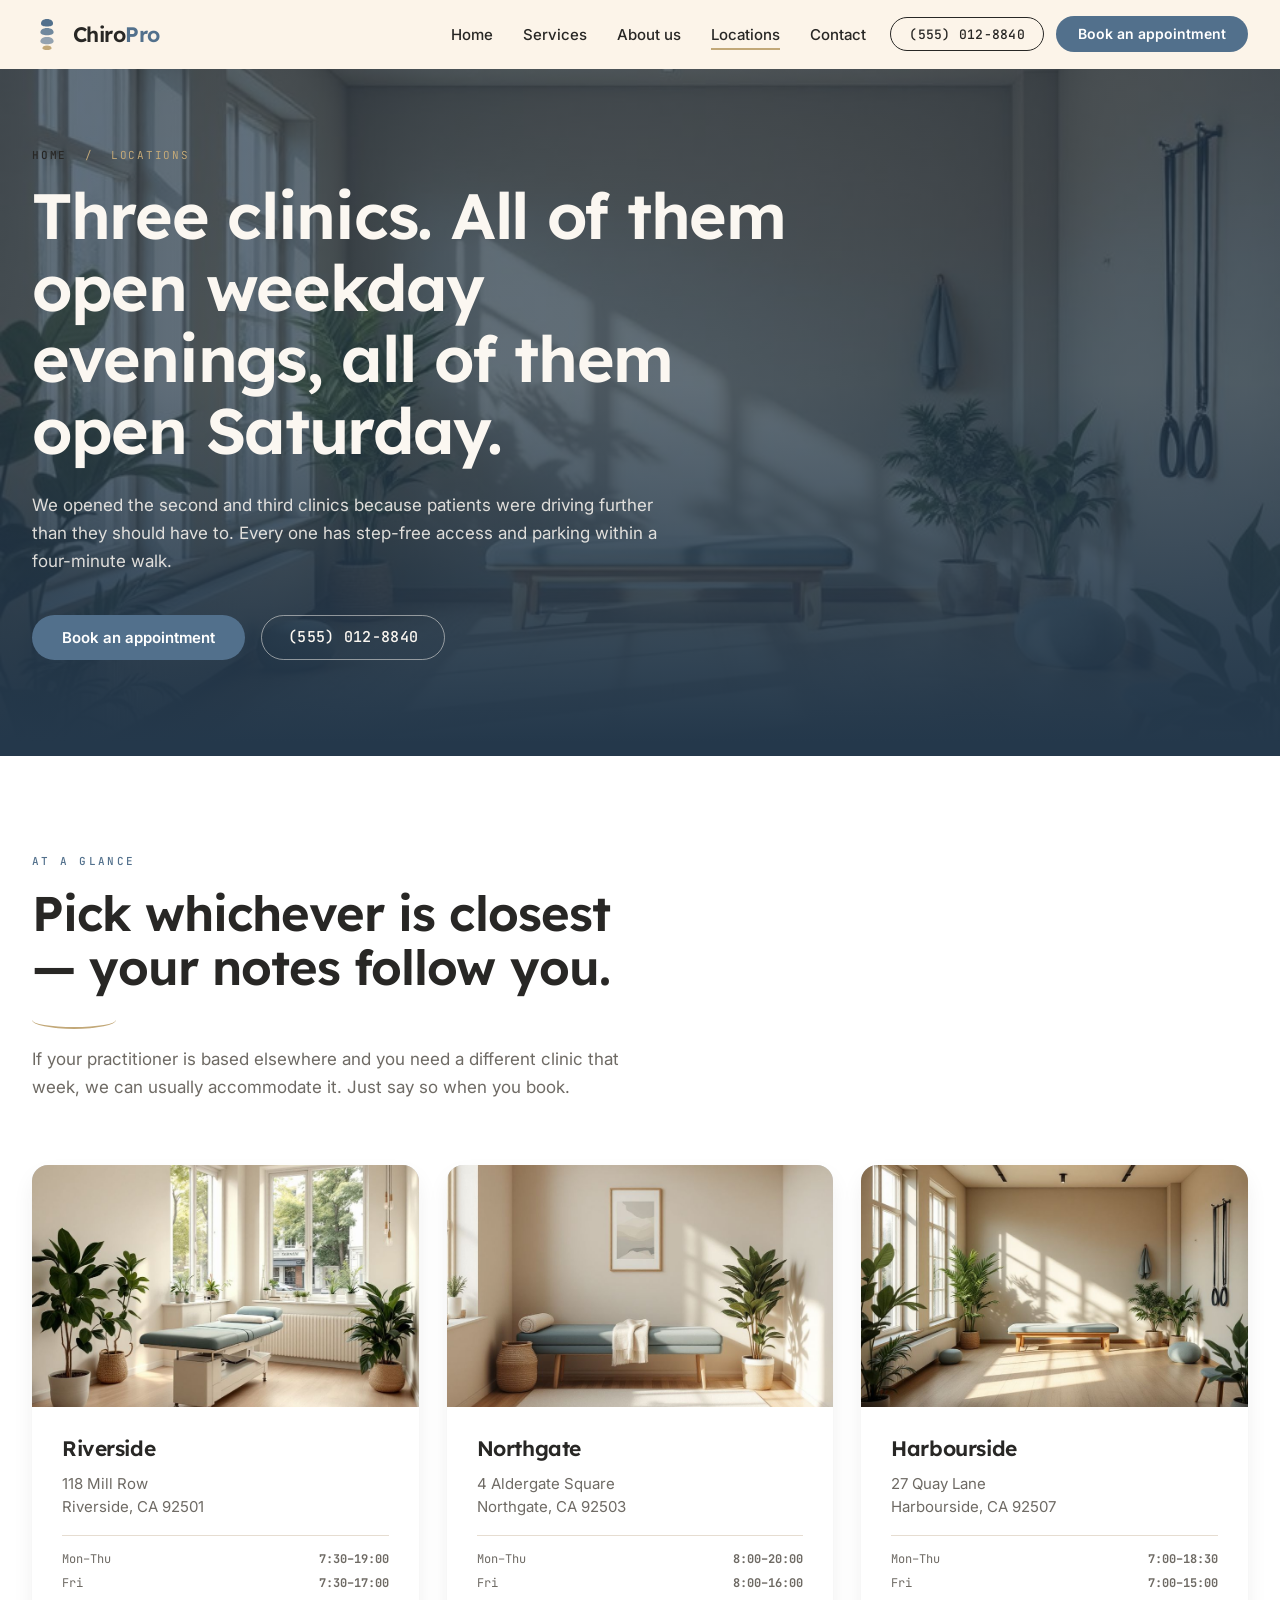
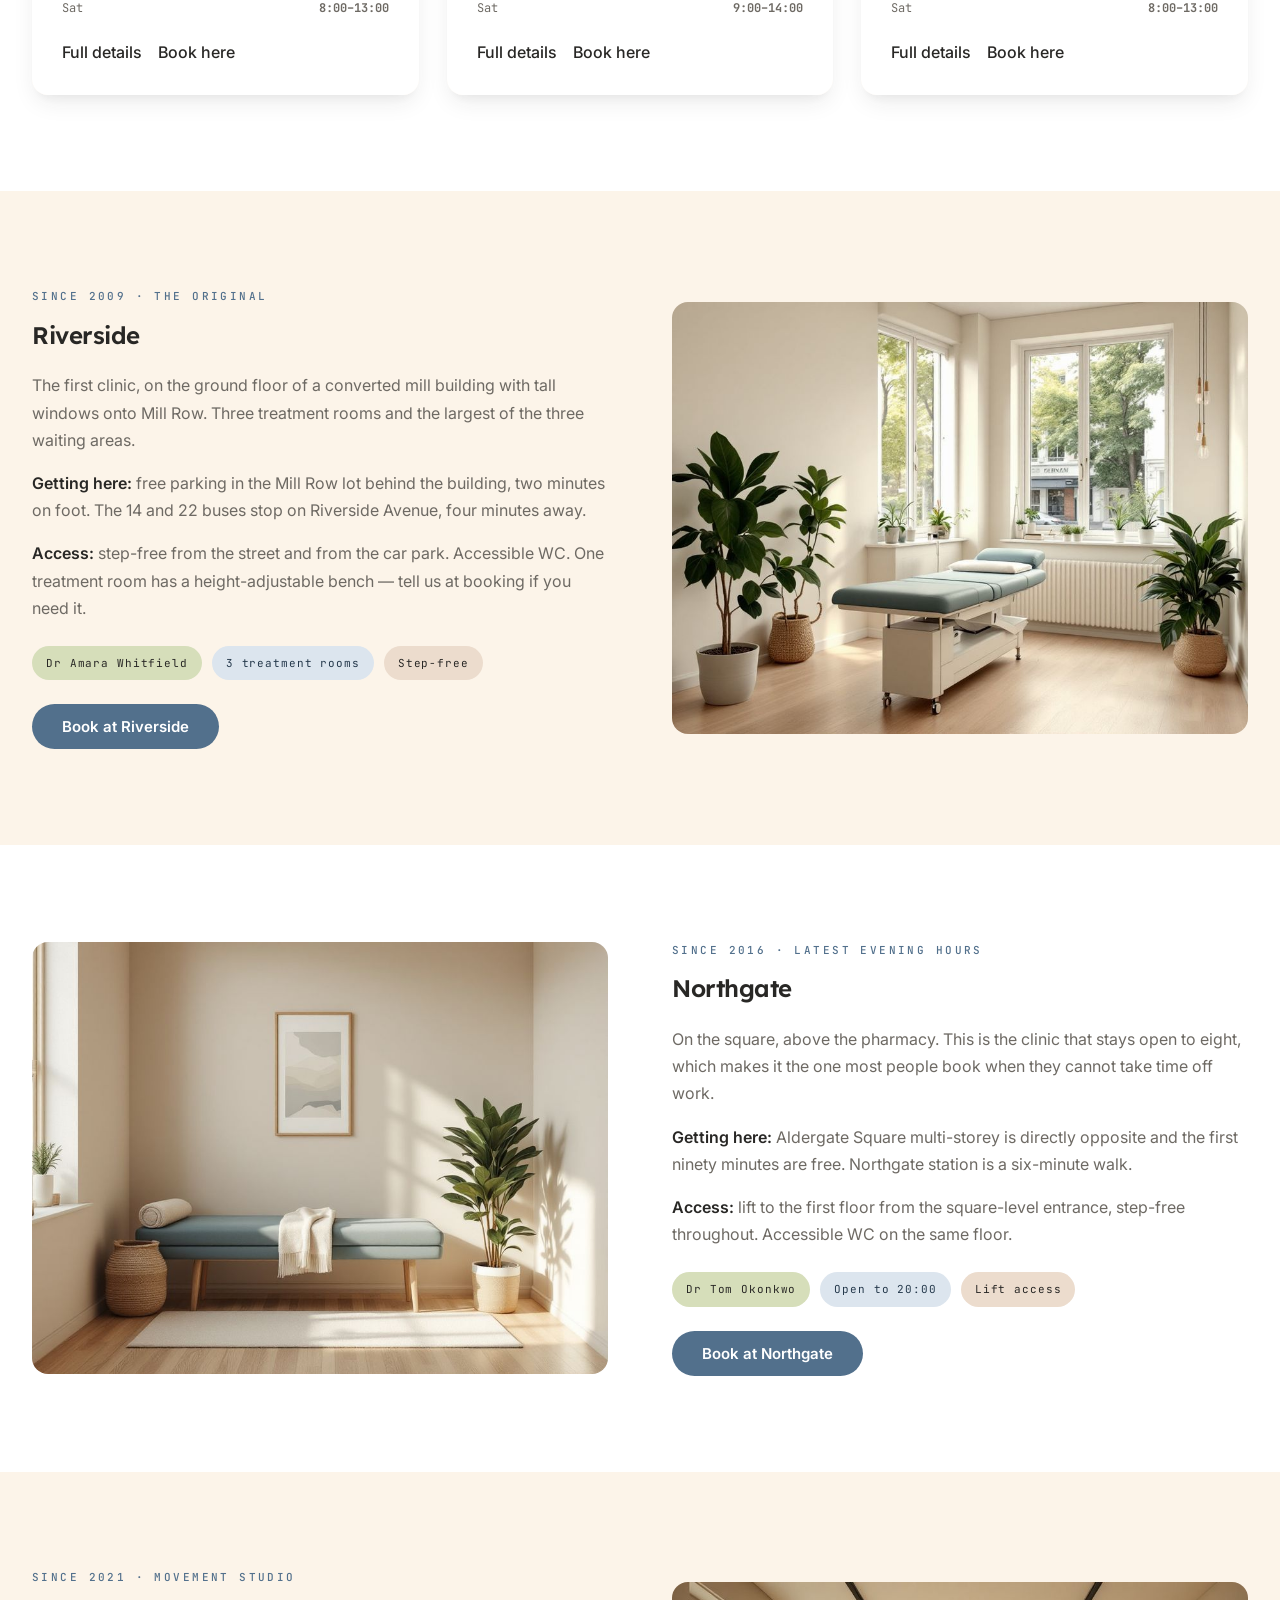
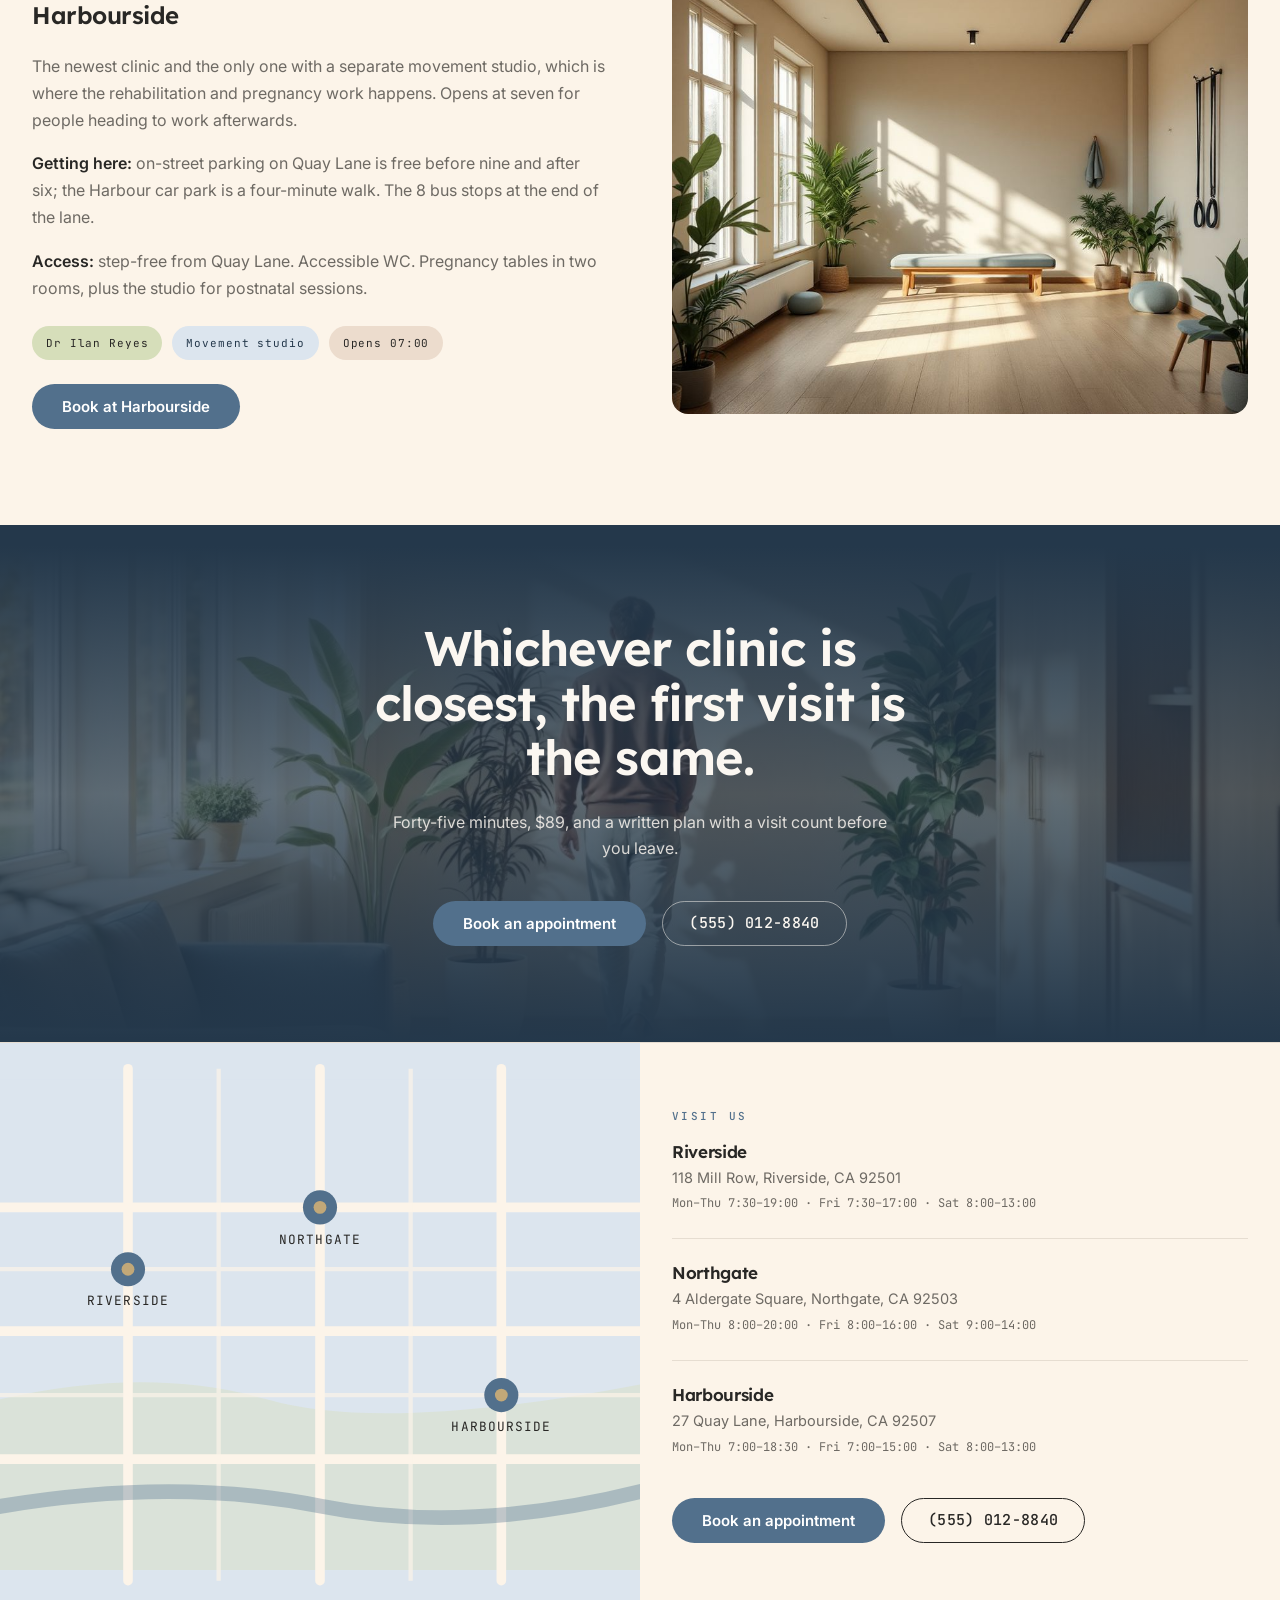
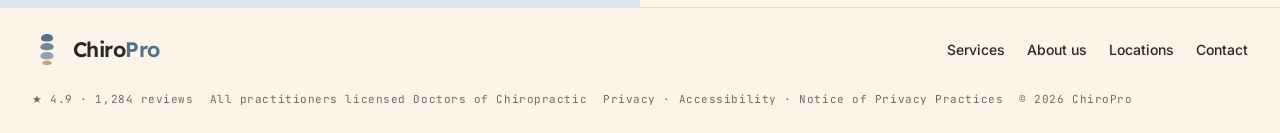
<file: locations.html>
<!DOCTYPE html>
<html lang="en">
<head>
<meta charset="UTF-8">
<meta name="viewport" content="width=device-width, initial-scale=1.0">
<title>Locations — Riverside, Northgate &amp; Harbourside | ChiroPro</title>
<meta name="description" content="Three ChiroPro clinics with evening and Saturday hours. Addresses, opening times, parking, step-free access and which practitioner is based where.">
<!-- Review preview: never index this deployment. Mirrors robots.txt, which
     a crawler may not have fetched before reaching this page. -->
<meta name="robots" content="noindex, nofollow">
<link rel="canonical" href="https://chris-sgen.github.io/chiropro/locations.html">

<link rel="icon" href="favicon.svg" type="image/svg+xml">
<link rel="apple-touch-icon" href="apple-touch-icon.png">
<meta name="theme-color" content="#24384B">

<meta property="og:type" content="website">
<meta property="og:site_name" content="ChiroPro">
<meta property="og:locale" content="en_US">
<meta property="og:url" content="https://chris-sgen.github.io/chiropro/locations.html">
<meta property="og:title" content="Locations — Riverside, Northgate &amp; Harbourside | ChiroPro">
<meta property="og:description" content="Three ChiroPro clinics with evening and Saturday hours. Addresses, opening times, parking, step-free access and which practitioner is based where.">
<meta property="og:image" content="https://chris-sgen.github.io/chiropro/assets/og-cover.jpg">
<meta property="og:image:width" content="1200">
<meta property="og:image:height" content="630">
<meta property="og:image:alt" content="ChiroPro — “Never seen a chiropractor? Start here.” over a photograph of a chiropractor treating a patient.">
<meta name="twitter:card" content="summary_large_image">
<meta name="twitter:title" content="Locations — Riverside, Northgate &amp; Harbourside | ChiroPro">
<meta name="twitter:description" content="Three ChiroPro clinics with evening and Saturday hours. Addresses, opening times, parking, step-free access and which practitioner is based where.">
<meta name="twitter:image" content="https://chris-sgen.github.io/chiropro/assets/og-cover.jpg">

<link rel="preconnect" href="https://fonts.googleapis.com">
<link rel="preconnect" href="https://fonts.gstatic.com" crossorigin>
<link rel="stylesheet" href="https://fonts.googleapis.com/css2?family=Lexend:wght@300;400;500;600;700&family=Inter:wght@400;500;600;700&family=JetBrains+Mono:wght@400;500&display=swap">
<link rel="stylesheet" href="design-system/tokens.css">
<link rel="stylesheet" href="design-system/structural.css">
</head>
<body>

<a class="skip" href="#main">Skip to content</a>

<header class="site-header">
  <div class="container site-nav">
    <a class="brand" href="index.html" aria-label="ChiroPro home">
      <svg class="brand-mark" viewBox="0 0 30 34" fill="none" aria-hidden="true">
        <path d="M15 2c4 0 6 2.2 6 4.4s-2.4 3-6 3-6-.8-6-3S11 2 15 2Z" fill="var(--ds-primary)"/>
        <path d="M15 11c4.4 0 6.6 2.2 6.6 4.3s-2.6 3-6.6 3-6.6-.9-6.6-3S10.6 11 15 11Z" fill="var(--ds-primary)" opacity=".82"/>
        <path d="M15 20c4.4 0 6.6 2.1 6.6 4.2s-2.6 3-6.6 3-6.6-.9-6.6-3S10.6 20 15 20Z" fill="var(--ds-primary)" opacity=".62"/>
        <path d="M15 28.6c3 0 4.6 1.4 4.6 2.6S17.6 33 15 33s-4.6-.6-4.6-1.8 1.6-2.6 4.6-2.6Z" fill="var(--ds-accent)"/>
      </svg>
      <span class="brand-word">Chiro<em>Pro</em></span>
    </a>
    <nav aria-label="Primary">
      <ul class="nav-links">
        <li><a href="index.html">Home</a></li>
        <li><a href="services.html">Services</a></li>
        <li><a href="about.html">About us</a></li>
        <li><a href="locations.html" aria-current="page">Locations</a></li>
        <li><a href="contact.html">Contact</a></li>
      </ul>
    </nav>
    <div class="nav-actions">
      <a class="btn btn-phone" href="tel:+15550128840">(555) 012-8840</a>
      <a class="btn btn-primary" href="contact.html#book">Book an appointment</a>
      <button class="hamburger" data-hamburger aria-expanded="false" aria-controls="drawer" aria-label="Open menu"><span></span></button>
    </div>
  </div>
</header>

<div class="drawer-backdrop" data-drawer-backdrop></div>
<nav class="mobile-drawer" id="drawer" data-drawer aria-hidden="true" aria-label="Mobile">
  <button class="drawer-close" data-drawer-close aria-label="Close menu">&#10005;</button>
  <ul class="drawer-links">
    <li><a href="index.html">Home</a></li>
    <li><a href="services.html">Services</a></li>
    <li><a href="about.html">About us</a></li>
    <li><a href="locations.html" aria-current="page">Locations</a></li>
    <li><a href="contact.html">Contact</a></li>
  </ul>
</nav>

<main id="main">

<!-- 01 · page hero — dark, photo -->
<section class="section page-hero section--dark">
  <div class="page-hero-bg"><img src="assets/loc-harbourside.jpg" alt="The light-filled movement studio at the Harbourside clinic with a pale oak floor and a large window" fetchpriority="high" width="900" height="675"></div>
  <div class="container">
    <p class="crumbs"><a class="link-sweep" href="index.html">Home</a> &nbsp;/&nbsp; Locations</p>
    <h1>Three clinics. All of them open weekday evenings, all of them open Saturday.</h1>
    <p class="lede">We opened the second and third clinics because patients were driving further than they should have to. Every one has step-free access and parking within a four-minute walk.</p>
    <div class="cta-row">
      <a class="btn btn-primary" href="contact.html#book">Book an appointment</a>
      <a class="btn btn-phone" href="tel:+15550128840">(555) 012-8840</a>
    </div>
  </div>
</section>

<!-- 02 · all three at a glance — light, photos -->
<section class="section section--light">
  <div class="container">
    <div class="section-head section-head--signed">
      <p class="eyebrow">At a glance</p>
      <h2>Pick whichever is closest &mdash; your notes follow you.</h2>
      <p class="lede">If your practitioner is based elsewhere and you need a different clinic that week, we can usually accommodate it. Just say so when you book.</p>
    </div>
    <div class="grid-3 stagger">
      <div class="loc-card reveal">
        <div class="loc-photo img-frame"><img src="assets/loc-riverside.jpg" alt="The bright interior of the Riverside clinic" loading="lazy" width="900" height="563"></div>
        <div class="loc-body"><h3>Riverside</h3><address>118 Mill Row<br>Riverside, CA 92501</address>
          <div class="loc-hours"><span>Mon&ndash;Thu<b>7:30&ndash;19:00</b></span><span>Fri<b>7:30&ndash;17:00</b></span><span>Sat<b>8:00&ndash;13:00</b></span></div>
          <div class="loc-actions"><a class="link-sweep" href="#riverside">Full details</a><a class="link-sweep" href="contact.html#book">Book here</a></div></div>
      </div>
      <div class="loc-card reveal">
        <div class="loc-photo img-frame"><img src="assets/loc-northgate.jpg" alt="A calm corner treatment room at the Northgate clinic" loading="lazy" width="900" height="563"></div>
        <div class="loc-body"><h3>Northgate</h3><address>4 Aldergate Square<br>Northgate, CA 92503</address>
          <div class="loc-hours"><span>Mon&ndash;Thu<b>8:00&ndash;20:00</b></span><span>Fri<b>8:00&ndash;16:00</b></span><span>Sat<b>9:00&ndash;14:00</b></span></div>
          <div class="loc-actions"><a class="link-sweep" href="#northgate">Full details</a><a class="link-sweep" href="contact.html#book">Book here</a></div></div>
      </div>
      <div class="loc-card reveal">
        <div class="loc-photo img-frame"><img src="assets/loc-harbourside.jpg" alt="The movement studio at the Harbourside clinic" loading="lazy" width="900" height="563"></div>
        <div class="loc-body"><h3>Harbourside</h3><address>27 Quay Lane<br>Harbourside, CA 92507</address>
          <div class="loc-hours"><span>Mon&ndash;Thu<b>7:00&ndash;18:30</b></span><span>Fri<b>7:00&ndash;15:00</b></span><span>Sat<b>8:00&ndash;13:00</b></span></div>
          <div class="loc-actions"><a class="link-sweep" href="#harbourside">Full details</a><a class="link-sweep" href="contact.html#book">Book here</a></div></div>
      </div>
    </div>
  </div>
</section>

<!-- 03 · Riverside — warm, photo -->
<section class="section section--warm" id="riverside">
  <div class="container">
    <div class="split">
      <div>
        <p class="eyebrow">Since 2009 &middot; the original</p>
        <h2>Riverside</h2>
        <div class="prose" style="margin-top:var(--ds-space-lg)">
          <p>The first clinic, on the ground floor of a converted mill building with tall windows onto Mill Row. Three treatment rooms and the largest of the three waiting areas.</p>
          <p><strong>Getting here:</strong> free parking in the Mill Row lot behind the building, two minutes on foot. The 14 and 22 buses stop on Riverside Avenue, four minutes away.</p>
          <p><strong>Access:</strong> step-free from the street and from the car park. Accessible WC. One treatment room has a height-adjustable bench &mdash; tell us at booking if you need it.</p>
        </div>
        <div class="service-facts">
          <span class="chip chip--sage">Dr Amara Whitfield</span><span class="chip">3 treatment rooms</span><span class="chip chip--accent">Step-free</span>
        </div>
        <div class="cta-row" style="margin-top:var(--ds-space-lg)">
          <a class="btn btn-primary" href="contact.html#book">Book at Riverside</a>
        </div>
      </div>
      <div class="split-media img-frame"><img src="assets/loc-riverside.jpg" alt="The Riverside clinic interior with tall windows and a treatment bench" loading="lazy" width="900" height="675"></div>
    </div>
  </div>
</section>

<!-- 04 · Northgate — light, photo -->
<section class="section section--light" id="northgate">
  <div class="container">
    <div class="split">
      <div class="split-media img-frame"><img src="assets/loc-northgate.jpg" alt="A treatment room at the Northgate clinic with a slate-blue bench" loading="lazy" width="900" height="675"></div>
      <div>
        <p class="eyebrow">Since 2016 &middot; latest evening hours</p>
        <h2>Northgate</h2>
        <div class="prose" style="margin-top:var(--ds-space-lg)">
          <p>On the square, above the pharmacy. This is the clinic that stays open to eight, which makes it the one most people book when they cannot take time off work.</p>
          <p><strong>Getting here:</strong> Aldergate Square multi-storey is directly opposite and the first ninety minutes are free. Northgate station is a six-minute walk.</p>
          <p><strong>Access:</strong> lift to the first floor from the square-level entrance, step-free throughout. Accessible WC on the same floor.</p>
        </div>
        <div class="service-facts">
          <span class="chip chip--sage">Dr Tom Okonkwo</span><span class="chip">Open to 20:00</span><span class="chip chip--accent">Lift access</span>
        </div>
        <div class="cta-row" style="margin-top:var(--ds-space-lg)">
          <a class="btn btn-primary" href="contact.html#book">Book at Northgate</a>
        </div>
      </div>
    </div>
  </div>
</section>

<!-- 05 · Harbourside — warm, photo -->
<section class="section section--warm" id="harbourside">
  <div class="container">
    <div class="split">
      <div>
        <p class="eyebrow">Since 2021 &middot; movement studio</p>
        <h2>Harbourside</h2>
        <div class="prose" style="margin-top:var(--ds-space-lg)">
          <p>The newest clinic and the only one with a separate movement studio, which is where the rehabilitation and pregnancy work happens. Opens at seven for people heading to work afterwards.</p>
          <p><strong>Getting here:</strong> on-street parking on Quay Lane is free before nine and after six; the Harbour car park is a four-minute walk. The 8 bus stops at the end of the lane.</p>
          <p><strong>Access:</strong> step-free from Quay Lane. Accessible WC. Pregnancy tables in two rooms, plus the studio for postnatal sessions.</p>
        </div>
        <div class="service-facts">
          <span class="chip chip--sage">Dr Ilan Reyes</span><span class="chip">Movement studio</span><span class="chip chip--accent">Opens 07:00</span>
        </div>
        <div class="cta-row" style="margin-top:var(--ds-space-lg)">
          <a class="btn btn-primary" href="contact.html#book">Book at Harbourside</a>
        </div>
      </div>
      <div class="split-media img-frame"><img src="assets/loc-harbourside.jpg" alt="The Harbourside movement studio with resistance bands on the wall" loading="lazy" width="900" height="675"></div>
    </div>
  </div>
</section>

<!-- 06 · closing CTA — dark, photo -->
<section class="section section--dark closing-cta">
  <div class="closing-bg" aria-hidden="true"><img src="assets/closing-walk.jpg" alt="" loading="lazy" width="1440" height="1056"></div>
  <div class="container">
    <h2>Whichever clinic is closest, the first visit is the same.</h2>
    <p>Forty-five minutes, $89, and a written plan with a visit count before you leave.</p>
    <div class="cta-row cta-row--center">
      <a class="btn btn-primary" href="contact.html#book">Book an appointment</a>
      <a class="btn btn-phone" href="tel:+15550128840">(555) 012-8840</a>
    </div>
  </div>
</section>

</main>

<footer class="site-footer">
  <div class="foot-split">
    <div class="foot-map" aria-label="Map showing the three ChiroPro clinic locations">
      <svg viewBox="0 0 600 460" role="img" aria-label="Stylised map of Riverside, Northgate and Harbourside">
        <rect width="600" height="460" fill="var(--ds-primary-soft)"/>
        <path d="M0 300 Q140 268 250 300 T600 286 L600 460 L0 460Z" fill="var(--ds-signature)" opacity=".42"/>
        <g stroke="var(--ds-bg)" stroke-width="9" fill="none" stroke-linecap="round">
          <path d="M-10 120 H610"/><path d="M-10 236 H610"/><path d="M-10 356 H610"/>
          <path d="M120 -10 V470"/><path d="M300 -10 V470"/><path d="M470 -10 V470"/>
        </g>
        <g stroke="var(--ds-bg)" stroke-width="4" fill="none" opacity=".7">
          <path d="M-10 178 H610"/><path d="M-10 296 H610"/><path d="M205 -10 V470"/><path d="M385 -10 V470"/>
        </g>
        <path d="M-10 402 Q160 372 300 400 T610 384" stroke="var(--ds-primary)" stroke-width="14" fill="none" opacity=".35"/>
        <g fill="var(--ds-primary)"><circle cx="120" cy="178" r="16"/><circle cx="300" cy="120" r="16"/><circle cx="470" cy="296" r="16"/></g>
        <g fill="var(--ds-accent)"><circle cx="120" cy="178" r="6"/><circle cx="300" cy="120" r="6"/><circle cx="470" cy="296" r="6"/></g>
        <g font-family="JetBrains Mono, monospace" font-size="12" fill="var(--ds-ink)" letter-spacing="1">
          <text x="120" y="212" text-anchor="middle">RIVERSIDE</text>
          <text x="300" y="154" text-anchor="middle">NORTHGATE</text>
          <text x="470" y="330" text-anchor="middle">HARBOURSIDE</text>
        </g>
      </svg>
    </div>
    <div class="foot-info">
      <p class="eyebrow">Visit us</p>
      <div class="foot-locs">
        <div class="foot-loc"><h3>Riverside</h3><address>118 Mill Row, Riverside, CA 92501</address><span class="hrs">Mon&ndash;Thu 7:30&ndash;19:00 &middot; Fri 7:30&ndash;17:00 &middot; Sat 8:00&ndash;13:00</span></div>
        <div class="foot-loc"><h3>Northgate</h3><address>4 Aldergate Square, Northgate, CA 92503</address><span class="hrs">Mon&ndash;Thu 8:00&ndash;20:00 &middot; Fri 8:00&ndash;16:00 &middot; Sat 9:00&ndash;14:00</span></div>
        <div class="foot-loc"><h3>Harbourside</h3><address>27 Quay Lane, Harbourside, CA 92507</address><span class="hrs">Mon&ndash;Thu 7:00&ndash;18:30 &middot; Fri 7:00&ndash;15:00 &middot; Sat 8:00&ndash;13:00</span></div>
      </div>
      <div class="cta-row" style="margin-top:var(--ds-space-xl)">
        <a class="btn btn-primary" href="contact.html#book">Book an appointment</a>
        <a class="btn btn-phone" href="tel:+15550128840">(555) 012-8840</a>
      </div>
    </div>
  </div>
  <div class="foot-bottom">
    <div class="container">
      <div class="foot-brand">
        <svg class="brand-mark" viewBox="0 0 30 34" fill="none" aria-hidden="true">
          <path d="M15 2c4 0 6 2.2 6 4.4s-2.4 3-6 3-6-.8-6-3S11 2 15 2Z" fill="var(--ds-primary)"/>
          <path d="M15 11c4.4 0 6.6 2.2 6.6 4.3s-2.6 3-6.6 3-6.6-.9-6.6-3S10.6 11 15 11Z" fill="var(--ds-primary)" opacity=".82"/>
          <path d="M15 20c4.4 0 6.6 2.1 6.6 4.2s-2.6 3-6.6 3-6.6-.9-6.6-3S10.6 20 15 20Z" fill="var(--ds-primary)" opacity=".62"/>
          <path d="M15 28.6c3 0 4.6 1.4 4.6 2.6S17.6 33 15 33s-4.6-.6-4.6-1.8 1.6-2.6 4.6-2.6Z" fill="var(--ds-accent)"/>
        </svg>
        <span class="brand-word">Chiro<em>Pro</em></span>
      </div>
      <ul class="foot-nav">
        <li><a class="link-sweep" href="services.html">Services</a></li>
        <li><a class="link-sweep" href="about.html">About us</a></li>
        <li><a class="link-sweep" href="locations.html">Locations</a></li>
        <li><a class="link-sweep" href="contact.html">Contact</a></li>
      </ul>
      <div class="foot-legal">
        <span>&#9733; 4.9 &middot; 1,284 reviews</span>
        <span>All practitioners licensed Doctors of Chiropractic</span>
        <span>Privacy &middot; Accessibility &middot; Notice of Privacy Practices</span>
        <span>&copy; 2026 ChiroPro</span>
      </div>
    </div>
  </div>
</footer>

<div class="sticky-cta">
  <a class="btn btn-primary" href="contact.html#book">Book an appointment</a>
  <a class="btn btn-phone" href="tel:+15550128840" aria-label="Call the clinic">Call</a>
</div>

<script src="design-system/site.js"></script>
</body>
</html>
</file>
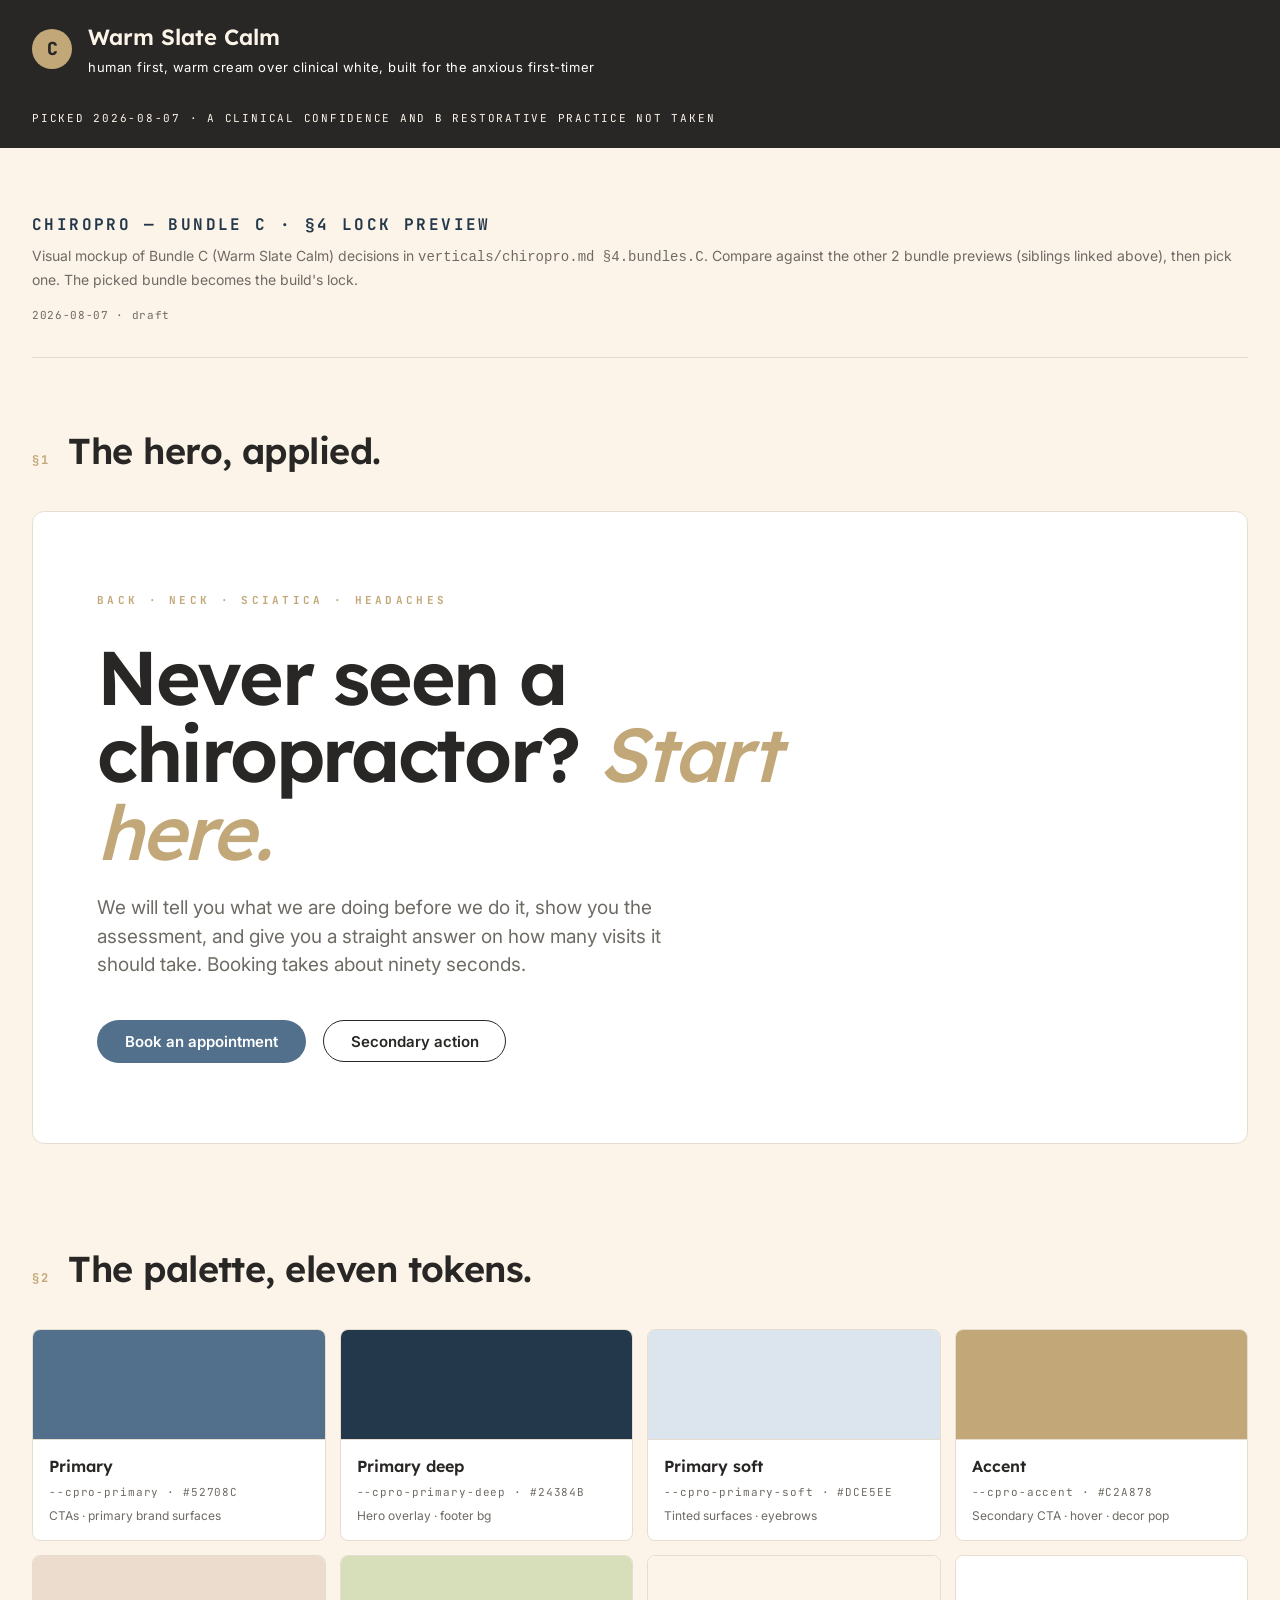
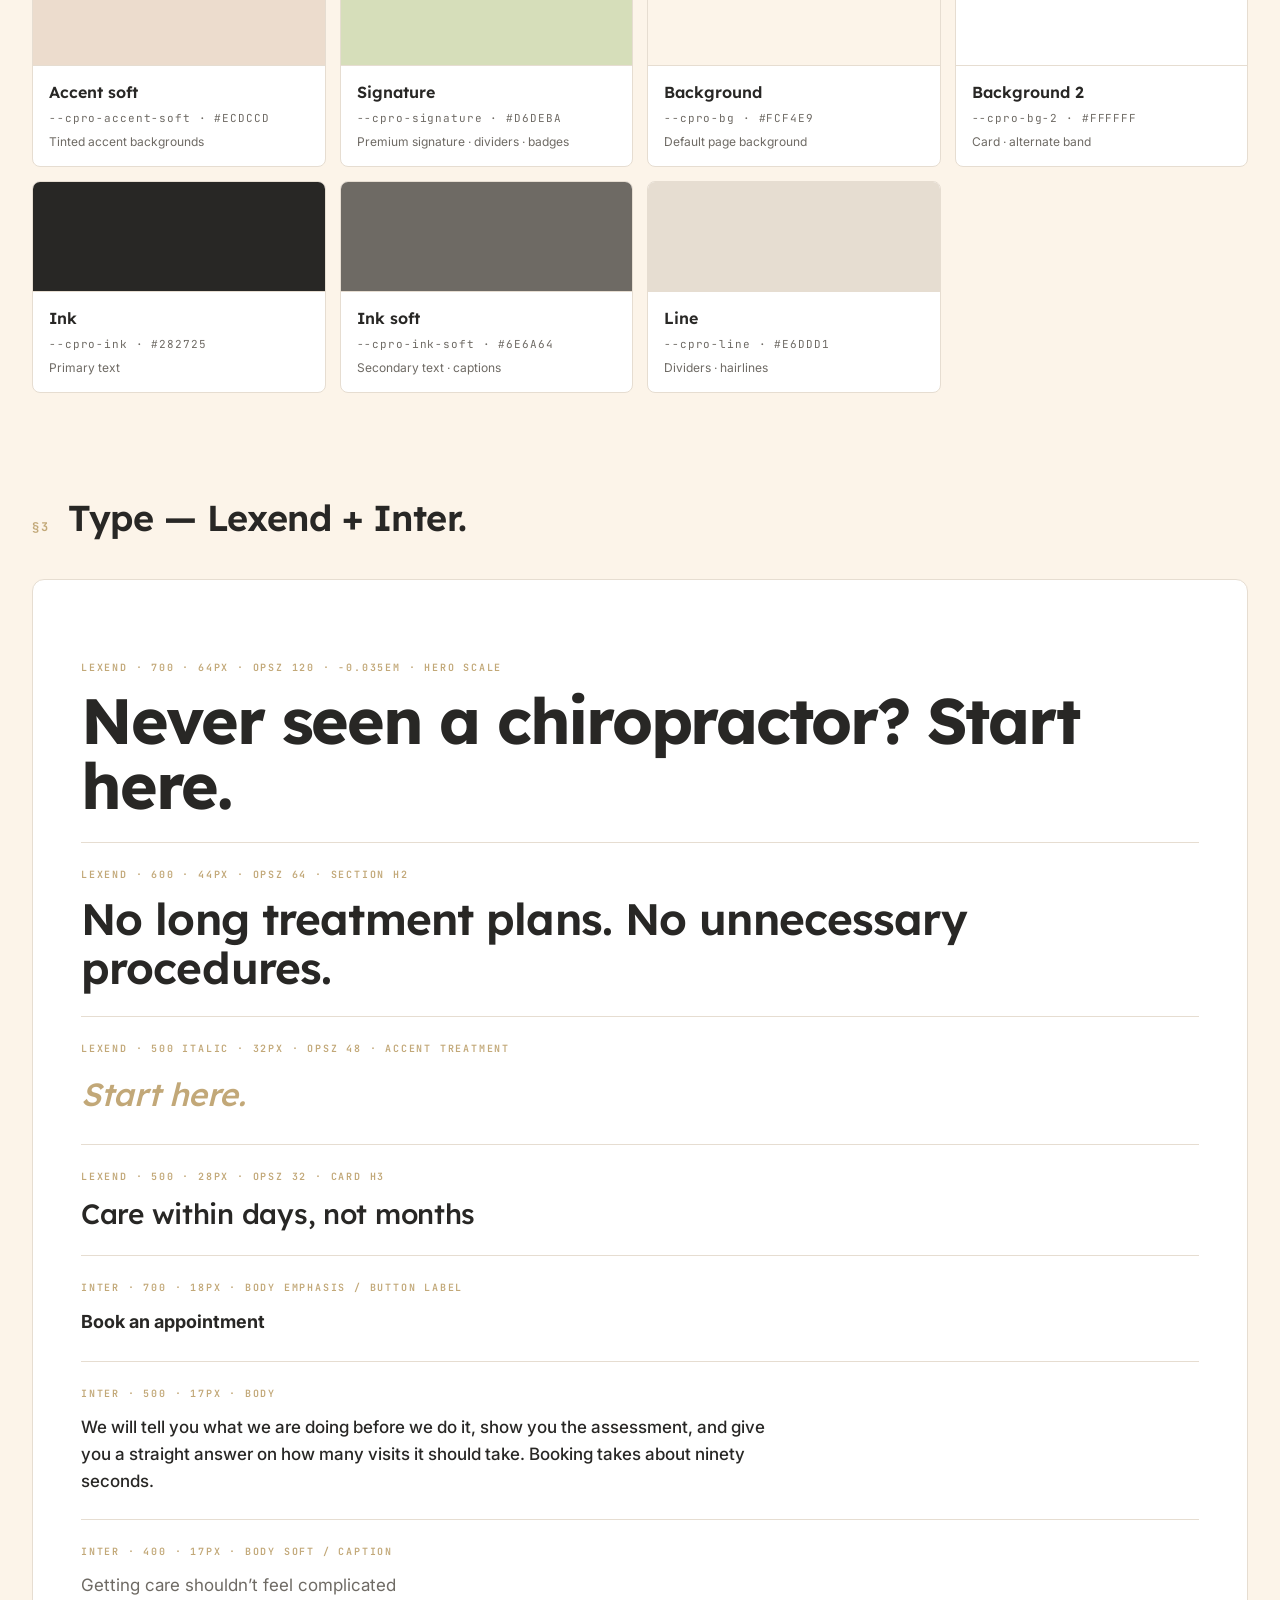
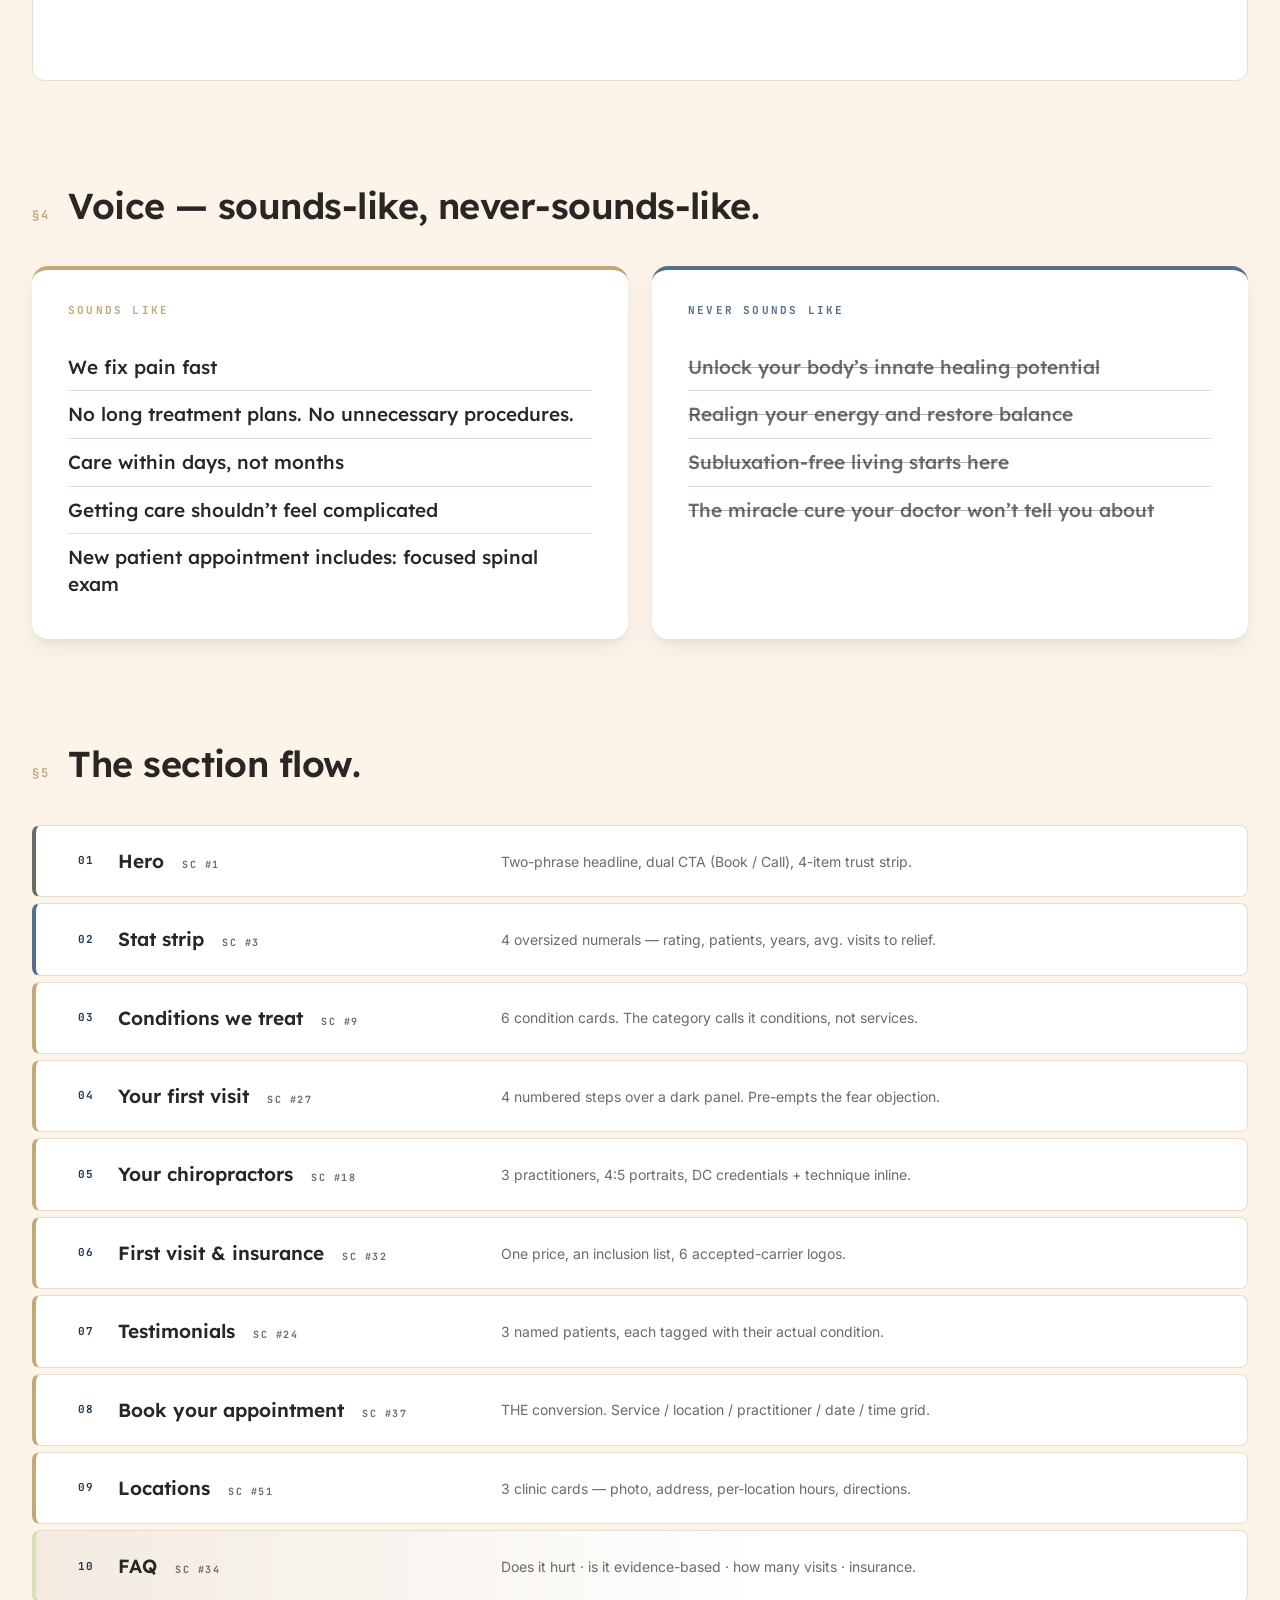
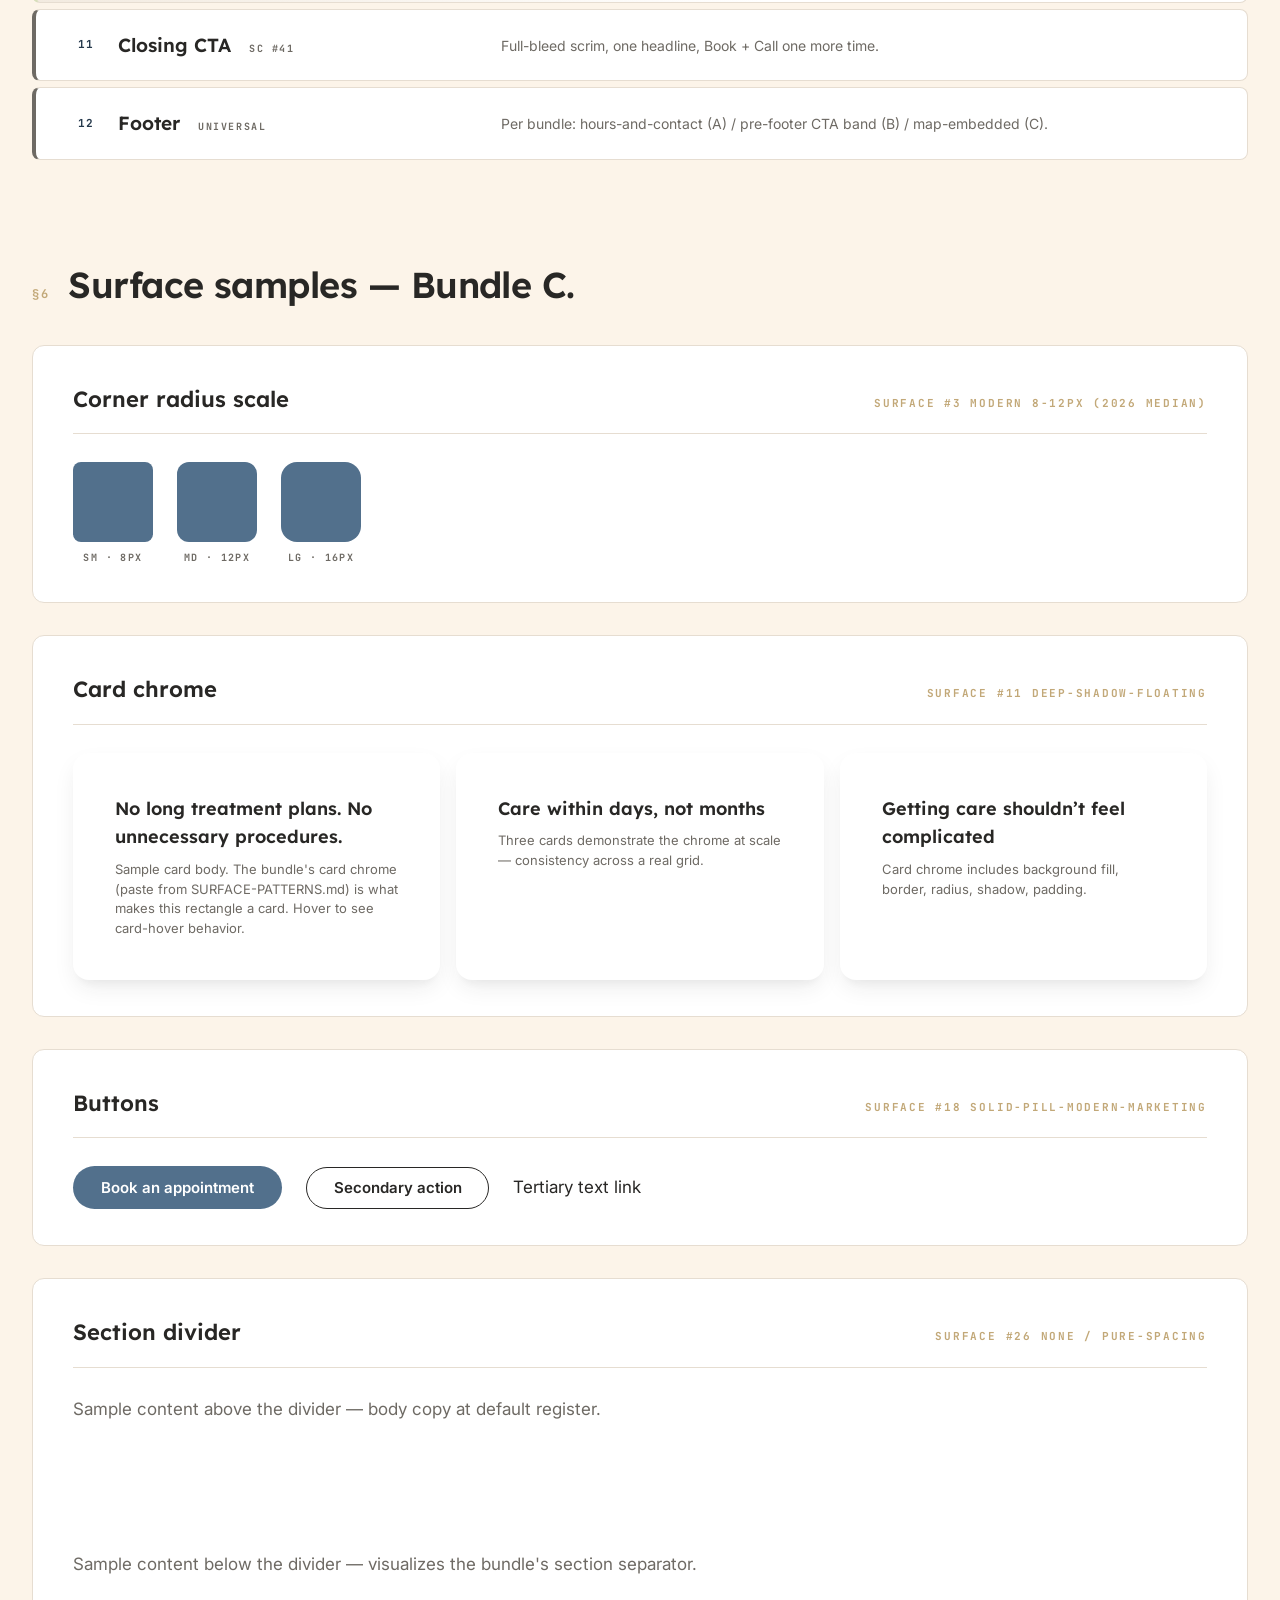
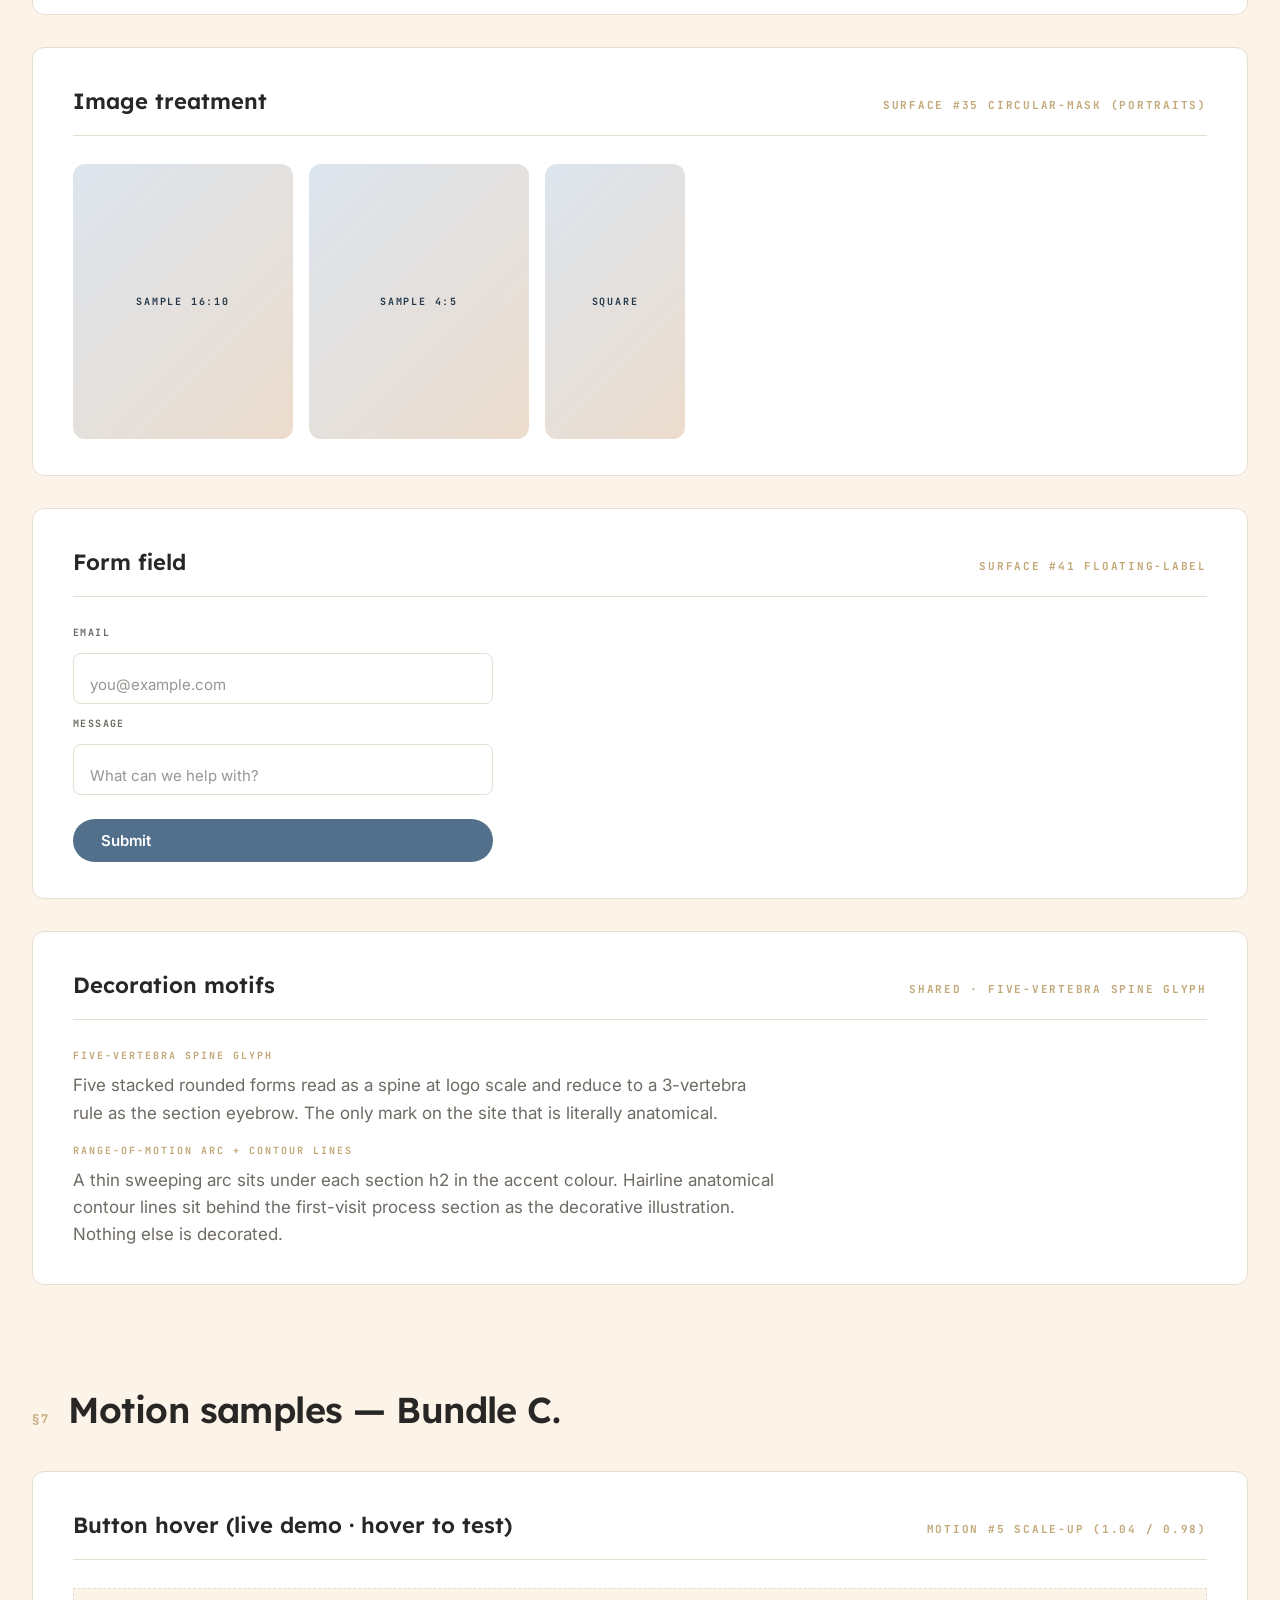
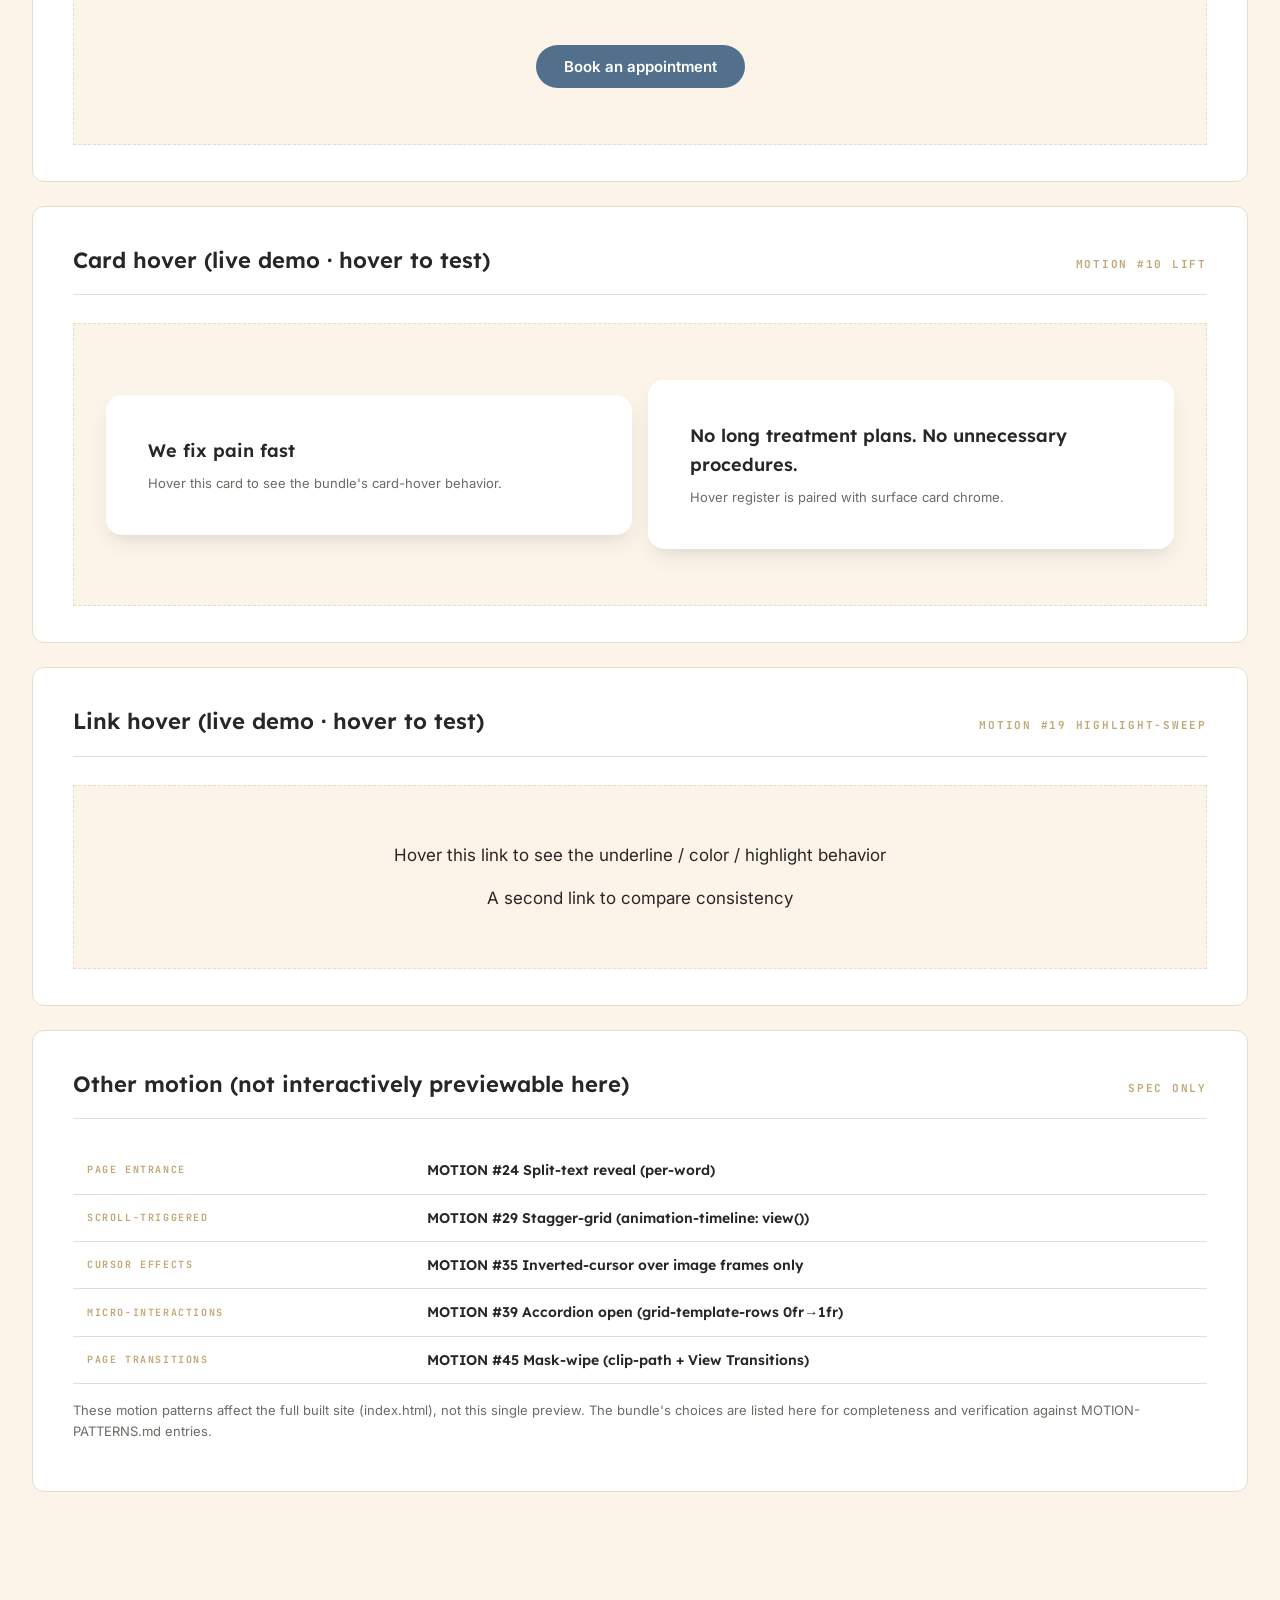
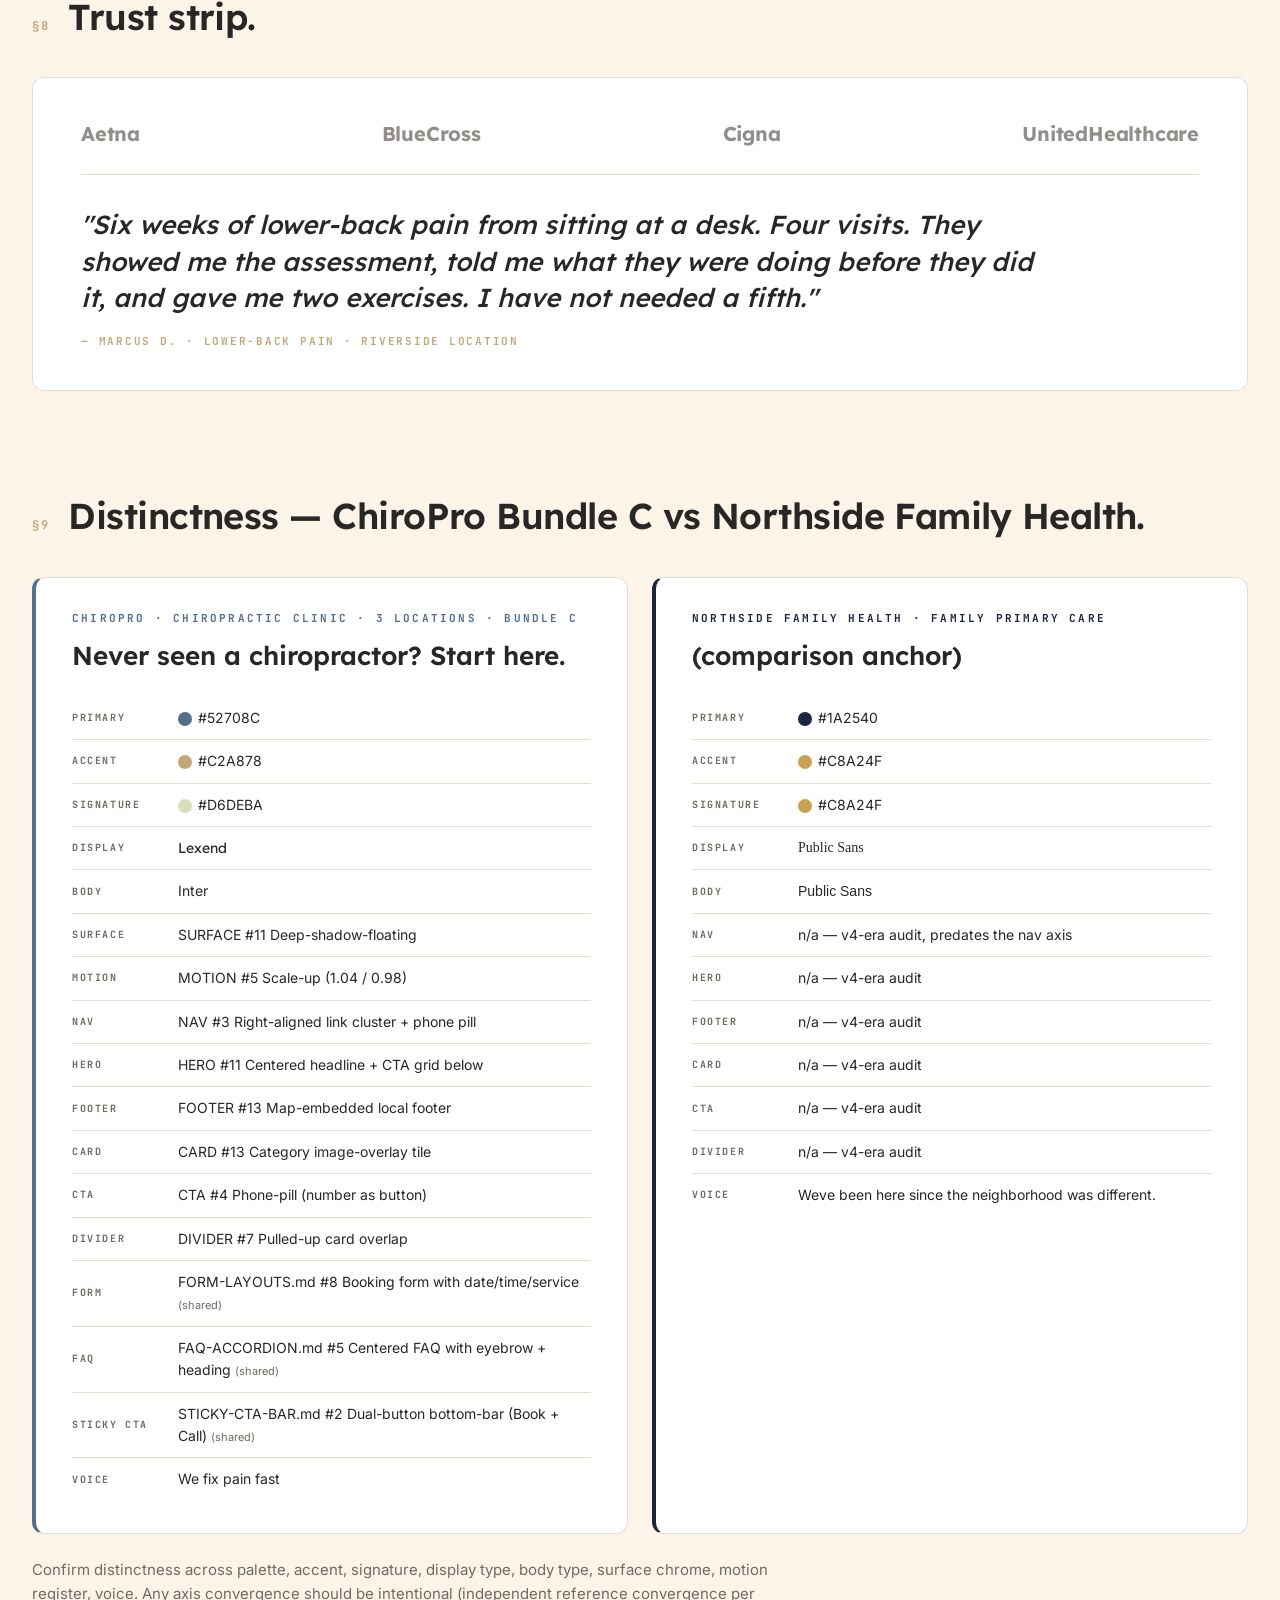
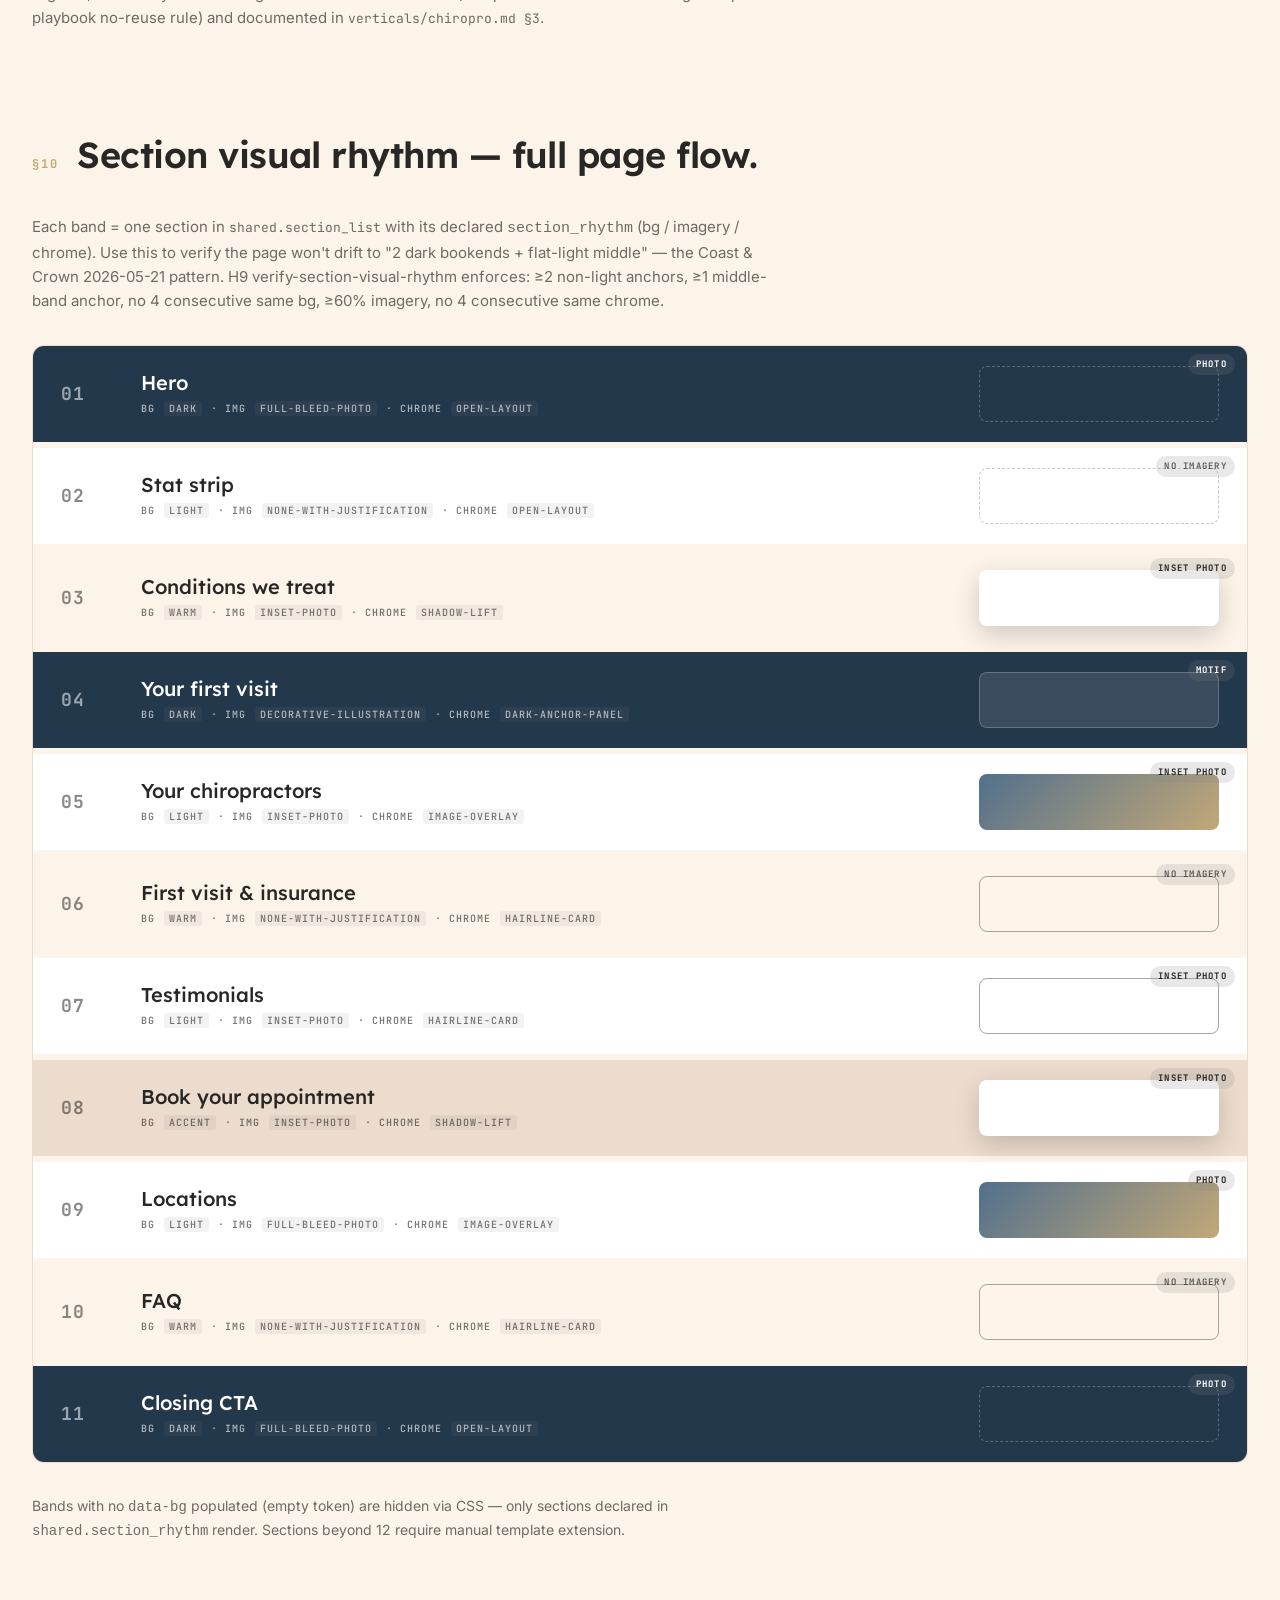
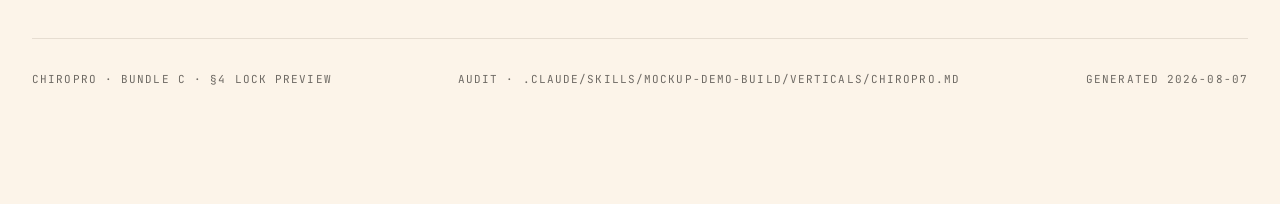
<file: lock-preview.html>
<!DOCTYPE html>
<html lang="en">

<head>
<meta charset="UTF-8">
<meta name="viewport" content="width=device-width, initial-scale=1.0">
<title>ChiroPro — Bundle C · §4 Lock Preview</title>

<!-- Internal design artefact, not a site page: noindex, and no Open Graph —
     a link unfurl of the token table would be noise. -->
<meta name="robots" content="noindex, nofollow">

<link rel="icon" href="favicon.svg" type="image/svg+xml">
<link rel="apple-touch-icon" href="apple-touch-icon.png">
<meta name="theme-color" content="#24384B">

<link rel="preconnect" href="https://fonts.googleapis.com">
<link rel="preconnect" href="https://fonts.gstatic.com" crossorigin>
<link href="https://fonts.googleapis.com/css2?family=Lexend:wght@300;400;500;600;700&family=Inter:wght@400;500;600;700&family=JetBrains+Mono:wght@400;500&display=swap" rel="stylesheet">

<style>
/* =============================================================================
 * ChiroPro — Bundle C (Warm Slate Calm) §4 Lock Preview
 * Every value below comes from verticals/chiropro.md §4 bundles.C.
 * ============================================================================= */
:root {
  /* Palette — bundle C */
  --cpro-primary:        #52708C;
  --cpro-primary-deep:   #24384B;
  --cpro-primary-soft:   #DCE5EE;
  --cpro-accent:         #C2A878;
  --cpro-accent-soft:    #ECDCCD;
  --cpro-bg:             #FCF4E9;
  --cpro-bg-2:           #FFFFFF;
  --cpro-ink:            #282725;
  --cpro-ink-soft:       #6E6A64;
  --cpro-line:           #E6DDD1;
  --cpro-signature:      #D6DEBA;

  /* Typography — bundle C */
  --cpro-font-display:   'Lexend', Georgia, serif;
  --cpro-font-body:      'Inter', system-ui, sans-serif;
  --cpro-font-mono:      'JetBrains Mono', ui-monospace, monospace;

  /* Surface radii — bundle C (from SURFACE-PATTERNS.md §1) */
  --cpro-radius-sm:      8px;
  --cpro-radius-md:      12px;
  --cpro-radius-lg:      16px;

  /* Cross-vertical comparison */
  --nfh-primary:       #1A2540;
  --nfh-accent:        #C8A24F;
  --nfh-signature:     #C8A24F;
}

* { box-sizing: border-box; }
html, body { margin: 0; padding: 0; }
body {
  font-family: var(--cpro-font-body);
  font-size: 17px;
  line-height: 1.6;
  color: var(--cpro-ink);
  background: var(--cpro-bg);
  -webkit-font-smoothing: antialiased;
}
a { color: var(--cpro-primary); text-decoration: underline; text-decoration-color: var(--cpro-accent); text-underline-offset: 4px; }

/* ===== Spec annotation chrome (mono) ===== */
.spec-label {
  font-family: var(--cpro-font-mono);
  font-size: 10px;
  font-weight: 700;
  letter-spacing: 0.2em;
  text-transform: uppercase;
  color: var(--cpro-accent);
}
.spec-meta {
  font-family: var(--cpro-font-mono);
  font-size: 11px;
  color: var(--cpro-ink-soft);
  letter-spacing: 0.06em;
}

/* ===== Page chrome ===== */
.page { max-width: 1280px; margin: 0 auto; padding: 80px 32px 120px; }

/* ===== Bundle banner ===== */
.bundle-banner {
  background: var(--cpro-ink);
  color: var(--cpro-bg);
  padding: 20px 32px;
  margin: -80px -32px 64px;
  display: flex;
  justify-content: space-between;
  align-items: center;
  gap: 32px;
  flex-wrap: wrap;
}
.bundle-banner-id {
  display: inline-flex;
  align-items: center;
  gap: 16px;
}
.bundle-id-chip {
  display: inline-flex;
  align-items: center;
  justify-content: center;
  width: 40px;
  height: 40px;
  background: var(--cpro-accent);
  color: var(--cpro-ink);
  font-family: var(--cpro-font-mono);
  font-size: 18px;
  font-weight: 800;
  border-radius: 9999px;
  letter-spacing: 0;
}
.bundle-banner-name {
  font-family: var(--cpro-font-display);
  font-size: 22px;
  font-weight: 600;
  margin: 0;
  font-variation-settings: "opsz" 24;
}
.bundle-banner-vibe {
  font-family: var(--cpro-font-body);
  font-size: 13px;
  color: var(--cpro-bg-2);
  margin: 2px 0 0;
  letter-spacing: 0.04em;
}
.bundle-banner-siblings {
  display: flex;
  gap: 12px;
  font-family: var(--cpro-font-mono);
  font-size: 11px;
  letter-spacing: 0.16em;
  text-transform: uppercase;
}
.bundle-banner-siblings a {
  color: var(--cpro-bg-2);
  text-decoration: underline;
  text-decoration-color: var(--cpro-accent);
  text-underline-offset: 4px;
}
.bundle-banner-siblings a:hover { color: var(--cpro-accent); }

.doc-header {
  display: flex;
  justify-content: space-between;
  align-items: flex-start;
  border-bottom: 1px solid var(--cpro-line);
  padding-bottom: 32px;
  margin-bottom: 64px;
  flex-wrap: wrap;
  gap: 16px;
}
.doc-header h1 {
  font-family: var(--cpro-font-mono);
  font-size: 16px;
  font-weight: 700;
  letter-spacing: 0.15em;
  text-transform: uppercase;
  color: var(--cpro-primary-deep);
  margin: 0 0 8px;
}
.doc-header p { margin: 0; color: var(--cpro-ink-soft); font-size: 14px; }

/* ===== Section chrome ===== */
.sec { margin-bottom: 96px; }
.sec-head { display: flex; align-items: baseline; gap: 18px; margin-bottom: 32px; flex-wrap: wrap; }
.sec-head .num {
  font-family: var(--cpro-font-mono);
  font-size: 12px;
  font-weight: 700;
  letter-spacing: 0.18em;
  color: var(--cpro-accent);
}
.sec-head h2 {
  font-family: var(--cpro-font-display);
  font-size: 36px;
  font-weight: 600;
  letter-spacing: -0.015em;
  margin: 0;
  color: var(--cpro-ink);
  font-variation-settings: "opsz" 48;
}

/* ===== §1 Hero preview ===== */
.hero {
  background: var(--cpro-bg-2);
  border: 1px solid var(--cpro-line);
  border-radius: var(--cpro-radius-md);
  padding: 80px 64px;
  position: relative;
}
.hero-eyebrow {
  font-family: var(--cpro-font-mono);
  font-size: 11px;
  font-weight: 700;
  letter-spacing: 0.3em;
  text-transform: uppercase;
  color: var(--cpro-accent);
  margin: 0 0 28px;
}
.hero h1 {
  font-family: var(--cpro-font-display);
  font-size: 76px;
  line-height: 1.02;
  letter-spacing: -0.03em;
  font-weight: 600;
  margin: 0 0 24px;
  color: var(--cpro-ink);
  font-variation-settings: "opsz" 120;
  max-width: 16ch;
}
.hero h1 .accent {
  font-style: italic;
  font-weight: 500;
  color: var(--cpro-accent);
}
.hero-sub {
  font-family: var(--cpro-font-body);
  font-size: 19px;
  line-height: 1.5;
  font-weight: 400;
  color: var(--cpro-ink-soft);
  max-width: 50ch;
  margin: 0 0 40px;
}

/* ===== Bundle button (used in hero + §6 surface samples) ===== */
/* The primary button style for THIS bundle — paste from SURFACE-PATTERNS.md §3 */
.bundle-btn { display: inline-flex; align-items: center; gap: 10px; padding: 14px 28px; border: 0; cursor: pointer; text-decoration: none; font: 600 15px/1 var(--cpro-font-body); border-radius: 9999px; }
.bundle-btn-primary { background: var(--cpro-primary); color: #FFFFFF; }
/* The secondary button style — paste from SURFACE-PATTERNS.md §3 (or §3.20 underline) */
.bundle-btn-secondary { background: transparent; color: var(--cpro-ink); border: 1.5px solid var(--cpro-ink); padding: 12.5px 26.5px; border-radius: 9999px; }
/* Button hover behavior — paste from MOTION-PATTERNS.md §1 */
.bundle-btn { transition: transform 160ms cubic-bezier(.4,0,.2,1), background-color 160ms ease, border-color 160ms ease; }
.bundle-btn:hover { transform: scale(1.04); }
.bundle-btn-primary:hover { background: color-mix(in srgb, var(--cpro-primary) 88%, black); }
.bundle-btn-secondary:hover { border-color: var(--cpro-primary); color: var(--cpro-primary); }
.bundle-btn:active { transform: scale(.98); transition-duration: 80ms; }
.bundle-btn:focus-visible { outline: 0; box-shadow: 0 0 0 3px color-mix(in srgb, var(--cpro-primary) 24%, transparent); }

/* ===== Bundle card chrome (used in voice cards + §6 + §8 trust + §9 distinctness) ===== */
/* Card chrome — paste from SURFACE-PATTERNS.md §2 */
.bundle-card { background: var(--cpro-bg-2); border: 0; border-radius: var(--cpro-radius-lg); box-shadow: 0 10px 25px -5px rgba(40,39,37,.10), 0 8px 10px -6px rgba(40,39,37,.05); padding: 30px; }
/* Card hover — paste from MOTION-PATTERNS.md §2 */
.bundle-card { transition: transform 220ms cubic-bezier(.65,0,.35,1), box-shadow 220ms ease; }
.bundle-card:hover { transform: translateY(-4px); box-shadow: 0 18px 38px -8px rgba(40,39,37,.16), 0 10px 14px -8px rgba(40,39,37,.07); }

/* ===== Bundle link hover (used in all body links) ===== */
.bundle-link { color: var(--cpro-ink); text-decoration: none; background-image: linear-gradient(transparent 62%, color-mix(in srgb, var(--cpro-accent) 45%, transparent) 62%); background-size: 0% 100%; background-repeat: no-repeat; background-position: 0% 0%; transition: background-size 320ms cubic-bezier(.65,0,.35,1); }
.bundle-link:hover { background-size: 100% 100%; }

/* ===== Bundle section divider style ===== */
.bundle-divider { height: 0; border: 0; margin: 40px 0; }

/* ===== Bundle image treatment (used in §6 sample) ===== */
.bundle-img { width: 100%; object-fit: cover; border-radius: var(--cpro-radius-md); background: var(--cpro-bg); }
.bundle-img.is-portrait, .bundle-img[data-shape="circle"] { border-radius: 9999px; aspect-ratio: 1 / 1; }

/* ===== Bundle form field style (used in §6 sample) ===== */
.bundle-input { width: 100%; padding: 20px 16px 8px; background: var(--cpro-bg-2); color: var(--cpro-ink); border: 1px solid var(--cpro-line); border-radius: var(--cpro-radius-sm); font: 400 15px/1.4 var(--cpro-font-body); transition: border-color 200ms ease, box-shadow 200ms ease; }
.bundle-input::placeholder { color: var(--cpro-ink-soft); opacity: .7; }
.bundle-input:focus-visible { outline: 0; border-color: var(--cpro-primary); box-shadow: 0 0 0 3px color-mix(in srgb, var(--cpro-primary) 20%, transparent); }

/* ===== §2 Palette swatches ===== */
.palette-grid {
  display: grid;
  grid-template-columns: repeat(4, 1fr);
  gap: 14px;
}
.swatch {
  background: var(--cpro-bg-2);
  border: 1px solid var(--cpro-line);
  border-radius: var(--cpro-radius-sm);
  overflow: hidden;
}
.swatch-chip { height: 110px; border-bottom: 1px solid var(--cpro-line); }
.swatch-meta { padding: 14px 16px 16px; }
.swatch-name {
  font-family: var(--cpro-font-display);
  font-size: 16px;
  font-weight: 600;
  margin: 0 0 4px;
  color: var(--cpro-ink);
  font-variation-settings: "opsz" 24;
}
.swatch-hex {
  font-family: var(--cpro-font-mono);
  font-size: 11px;
  color: var(--cpro-ink-soft);
  margin: 0 0 6px;
  letter-spacing: 0.08em;
}
.swatch-use {
  font-family: var(--cpro-font-body);
  font-size: 12px;
  line-height: 1.4;
  color: var(--cpro-ink-soft);
  margin: 0;
}

/* ===== §3 Typography specimen ===== */
.type-spec {
  background: var(--cpro-bg-2);
  border: 1px solid var(--cpro-line);
  border-radius: var(--cpro-radius-md);
  padding: 56px 48px;
}
.type-spec-row { padding: 24px 0; border-bottom: 1px solid var(--cpro-line); }
.type-spec-row:last-child { border-bottom: 0; }
.type-spec-row .annotation {
  font-family: var(--cpro-font-mono);
  font-size: 10px;
  font-weight: 600;
  letter-spacing: 0.18em;
  text-transform: uppercase;
  color: var(--cpro-accent);
  display: block;
  margin-bottom: 12px;
}
.display-w700 { font-family: var(--cpro-font-display); font-weight: 700; font-size: 64px; line-height: 1.02; letter-spacing: -0.035em; color: var(--cpro-ink); font-variation-settings: "opsz" 120; margin: 0; }
.display-w600 { font-family: var(--cpro-font-display); font-weight: 600; font-size: 44px; line-height: 1.1; letter-spacing: -0.02em; color: var(--cpro-ink); font-variation-settings: "opsz" 64; margin: 0; }
.display-w500 { font-family: var(--cpro-font-display); font-weight: 500; font-size: 28px; line-height: 1.2; letter-spacing: -0.01em; color: var(--cpro-ink); font-variation-settings: "opsz" 32; margin: 0; }
.display-italic { font-family: var(--cpro-font-display); font-weight: 500; font-style: italic; font-size: 32px; color: var(--cpro-accent); font-variation-settings: "opsz" 48; margin: 0; }
.body-w700 { font-family: var(--cpro-font-body); font-weight: 700; font-size: 18px; color: var(--cpro-ink); margin: 0; }
.body-w500 { font-family: var(--cpro-font-body); font-weight: 500; font-size: 17px; line-height: 1.6; color: var(--cpro-ink); margin: 0; max-width: 64ch; }
.body-w400 { font-family: var(--cpro-font-body); font-weight: 400; font-size: 17px; line-height: 1.6; color: var(--cpro-ink-soft); margin: 0; max-width: 64ch; }

/* ===== §4 Voice cards (uses bundle card chrome) ===== */
.voice-grid { display: grid; grid-template-columns: 1fr 1fr; gap: 24px; }
.voice-card {
  padding: 32px 36px;
  border-top: 4px solid var(--cpro-accent);
}
.voice-card.never { border-top-color: var(--cpro-primary); }
.voice-card h3 {
  font-family: var(--cpro-font-mono);
  font-size: 11px;
  font-weight: 700;
  letter-spacing: 0.2em;
  text-transform: uppercase;
  margin: 0 0 24px;
  color: var(--cpro-accent);
}
.voice-card.never h3 { color: var(--cpro-primary); }
.voice-card ul { list-style: none; padding: 0; margin: 0; }
.voice-card li {
  font-family: var(--cpro-font-display);
  font-size: 19px;
  font-weight: 500;
  line-height: 1.4;
  padding: 10px 0;
  border-bottom: 1px solid var(--cpro-line);
  color: var(--cpro-ink);
  font-variation-settings: "opsz" 32;
}
.voice-card li:last-child { border-bottom: 0; }
.voice-card.never li { color: var(--cpro-ink-soft); text-decoration: line-through; text-decoration-color: rgba(0,0,0,0.3); }

/* ===== §5 Section flow ===== */
.flow { display: flex; flex-direction: column; gap: 6px; }
.flow-step {
  background: var(--cpro-bg-2);
  border: 1px solid var(--cpro-line);
  border-radius: var(--cpro-radius-sm);
  padding: 20px 28px;
  display: flex;
  align-items: center;
  gap: 24px;
  border-left: 4px solid var(--cpro-line);
}
.flow-step.universal { border-left-color: var(--cpro-ink-soft); }
.flow-step.hero-row { border-left-color: var(--cpro-primary); }
.flow-step.middle { border-left-color: var(--cpro-accent); }
.flow-step.conv { border-left-color: var(--cpro-signature); background: linear-gradient(90deg, rgba(0,0,0,0.04), var(--cpro-bg-2) 60%); }
.flow-step .id {
  font-family: var(--cpro-font-mono);
  font-size: 11px;
  font-weight: 700;
  letter-spacing: 0.1em;
  color: var(--cpro-primary-deep);
  min-width: 30px;
  text-align: right;
}
.flow-step .label {
  font-family: var(--cpro-font-display);
  font-weight: 600;
  font-size: 19px;
  color: var(--cpro-ink);
  flex: 1;
  font-variation-settings: "opsz" 32;
}
.flow-step .label .tag {
  font-family: var(--cpro-font-mono);
  font-size: 10px;
  font-weight: 700;
  letter-spacing: 0.16em;
  text-transform: uppercase;
  color: var(--cpro-ink-soft);
  margin-left: 12px;
}
.flow-step .desc {
  font-family: var(--cpro-font-body);
  font-size: 14px;
  line-height: 1.5;
  color: var(--cpro-ink-soft);
  flex: 2;
}

/* ===== §6 Surface samples ===== */
.surface-samples {
  display: grid;
  grid-template-columns: 1fr;
  gap: 32px;
}
.surface-block {
  background: var(--cpro-bg-2);
  border: 1px solid var(--cpro-line);
  border-radius: var(--cpro-radius-md);
  padding: 36px 40px;
}
.surface-block-head {
  display: flex;
  justify-content: space-between;
  align-items: baseline;
  border-bottom: 1px solid var(--cpro-line);
  padding-bottom: 16px;
  margin-bottom: 28px;
  flex-wrap: wrap;
  gap: 16px;
}
.surface-block-title {
  font-family: var(--cpro-font-display);
  font-size: 22px;
  font-weight: 600;
  margin: 0;
  color: var(--cpro-ink);
  font-variation-settings: "opsz" 24;
}
.surface-block-name {
  font-family: var(--cpro-font-mono);
  font-size: 11px;
  font-weight: 700;
  letter-spacing: 0.16em;
  text-transform: uppercase;
  color: var(--cpro-accent);
}
.surface-block-content {
  display: flex;
  flex-wrap: wrap;
  align-items: center;
  gap: 24px;
}
.radius-sample {
  display: flex;
  flex-direction: column;
  align-items: center;
  gap: 8px;
}
.radius-box {
  width: 80px;
  height: 80px;
  background: var(--cpro-primary);
}
.radius-box.sm { border-radius: var(--cpro-radius-sm); }
.radius-box.md { border-radius: var(--cpro-radius-md); }
.radius-box.lg { border-radius: var(--cpro-radius-lg); }
.radius-label {
  font-family: var(--cpro-font-mono);
  font-size: 10px;
  font-weight: 700;
  letter-spacing: 0.14em;
  text-transform: uppercase;
  color: var(--cpro-ink-soft);
}

/* Sample card shape used in §6 (uses bundle card chrome via cascade) */
.sample-card-wrap { display: grid; grid-template-columns: repeat(3, 1fr); gap: 16px; width: 100%; }
.sample-card-content { padding: 12px; }
.sample-card-content h4 {
  font-family: var(--cpro-font-display);
  font-size: 18px;
  font-weight: 600;
  margin: 0 0 8px;
  color: var(--cpro-ink);
  font-variation-settings: "opsz" 24;
}
.sample-card-content p {
  font-family: var(--cpro-font-body);
  font-size: 13px;
  line-height: 1.5;
  color: var(--cpro-ink-soft);
  margin: 0;
}

.sample-img-wrap { display: flex; gap: 16px; flex-wrap: wrap; }
.sample-img-placeholder {
  width: 220px;
  background: linear-gradient(135deg, var(--cpro-primary-soft) 0%, var(--cpro-accent-soft) 100%);
  display: flex;
  align-items: center;
  justify-content: center;
  color: var(--cpro-primary-deep);
  font-family: var(--cpro-font-mono);
  font-size: 10px;
  font-weight: 700;
  letter-spacing: 0.18em;
  text-transform: uppercase;
}

.sample-form { display: flex; flex-direction: column; gap: 12px; width: 100%; max-width: 420px; }
.sample-form label {
  font-family: var(--cpro-font-mono);
  font-size: 10px;
  font-weight: 700;
  letter-spacing: 0.14em;
  text-transform: uppercase;
  color: var(--cpro-ink-soft);
}

/* ===== §7 Motion samples (live hoverable demos) ===== */
.motion-block {
  background: var(--cpro-bg-2);
  border: 1px solid var(--cpro-line);
  border-radius: var(--cpro-radius-md);
  padding: 36px 40px;
  margin-bottom: 24px;
}
.motion-demo-stage {
  background: var(--cpro-bg);
  border: 1px dashed var(--cpro-line);
  padding: 56px 32px;
  display: flex;
  align-items: center;
  justify-content: center;
  margin-top: 24px;
  min-height: 140px;
}
.motion-hover-hint {
  position: absolute;
  font-family: var(--cpro-font-mono);
  font-size: 10px;
  font-weight: 700;
  letter-spacing: 0.16em;
  text-transform: uppercase;
  color: var(--cpro-ink-soft);
  margin-top: 100px;
}
.motion-spec-table {
  width: 100%;
  border-collapse: collapse;
}
.motion-spec-table th,
.motion-spec-table td {
  text-align: left;
  padding: 12px 14px;
  border-bottom: 1px solid var(--cpro-line);
  font-family: var(--cpro-font-body);
  font-size: 14px;
}
.motion-spec-table th {
  font-family: var(--cpro-font-mono);
  font-size: 10px;
  font-weight: 700;
  letter-spacing: 0.16em;
  text-transform: uppercase;
  color: var(--cpro-accent);
  width: 30%;
}
.motion-spec-table td { color: var(--cpro-ink); }
.motion-spec-table td .pat-name {
  font-family: var(--cpro-font-display);
  font-weight: 600;
  color: var(--cpro-ink);
}

/* ===== §8 Trust strip ===== */
.trust-strip {
  background: var(--cpro-bg-2);
  border: 1px solid var(--cpro-line);
  border-radius: var(--cpro-radius-md);
  padding: 40px 48px;
}
.trust-logos {
  display: flex;
  justify-content: space-between;
  align-items: center;
  margin-bottom: 32px;
  gap: 24px;
  flex-wrap: wrap;
  padding-bottom: 24px;
  border-bottom: 1px solid var(--cpro-line);
}
.trust-logo {
  font-family: var(--cpro-font-display);
  font-size: 20px;
  font-weight: 700;
  color: var(--cpro-ink-soft);
  letter-spacing: -0.01em;
  opacity: 0.75;
  font-variation-settings: "opsz" 32;
}
.pull-quote {
  font-family: var(--cpro-font-display);
  font-size: 26px;
  font-weight: 500;
  font-style: italic;
  line-height: 1.4;
  color: var(--cpro-ink);
  margin: 0 0 16px;
  font-variation-settings: "opsz" 32;
  max-width: 60ch;
}
.pull-quote-attr {
  font-family: var(--cpro-font-mono);
  font-size: 11px;
  font-weight: 700;
  letter-spacing: 0.16em;
  text-transform: uppercase;
  color: var(--cpro-accent);
  margin: 0;
}

/* ===== §9 Cross-vertical distinctness ===== */
.compare {
  display: grid;
  grid-template-columns: 1fr 1fr;
  gap: 24px;
}
.compare-card {
  padding: 32px 36px;
  border: 1px solid var(--cpro-line);
  border-radius: var(--cpro-radius-md);
}
.compare-card.this { background: var(--cpro-bg-2); border-left: 4px solid var(--cpro-primary); }
.compare-card.other { background: var(--cpro-bg-2); border-left: 4px solid var(--nfh-primary); }
.compare-card .label {
  font-family: var(--cpro-font-mono);
  font-size: 11px;
  font-weight: 700;
  letter-spacing: 0.2em;
  text-transform: uppercase;
  margin: 0 0 8px;
}
.compare-card.this .label { color: var(--cpro-primary); }
.compare-card.other .label { color: var(--nfh-primary); }
.compare-card .name {
  font-family: var(--cpro-font-display);
  font-size: 26px;
  font-weight: 600;
  margin: 0 0 20px;
  color: var(--cpro-ink);
  font-variation-settings: "opsz" 32;
}
.compare-row { display: flex; gap: 16px; padding: 10px 0; border-bottom: 1px solid var(--cpro-line); align-items: center; }
.compare-row:last-child { border-bottom: 0; }
.compare-row .row-label {
  font-family: var(--cpro-font-mono);
  font-size: 10px;
  font-weight: 700;
  letter-spacing: 0.16em;
  text-transform: uppercase;
  color: var(--cpro-ink-soft);
  min-width: 90px;
}
.compare-row .row-value { font-size: 14px; color: var(--cpro-ink); }
.dot { display: inline-block; width: 14px; height: 14px; border-radius: 50%; vertical-align: middle; margin-right: 6px; }

/* ===== Footer ===== */
.foot-note {
  margin-top: 96px;
  padding-top: 32px;
  border-top: 1px solid var(--cpro-line);
  font-family: var(--cpro-font-mono);
  font-size: 11px;
  letter-spacing: 0.1em;
  color: var(--cpro-ink-soft);
  text-transform: uppercase;
  display: flex;
  justify-content: space-between;
  flex-wrap: wrap;
  gap: 16px;
}

/* ===== Responsive ===== */
@media (max-width: 960px) {
  .hero { padding: 56px 32px; }
  .hero h1 { font-size: 56px; }
  .palette-grid { grid-template-columns: repeat(2, 1fr); }
  .voice-grid, .compare { grid-template-columns: 1fr; }
  .sample-card-wrap { grid-template-columns: 1fr; }
  .flow-step { flex-direction: column; align-items: flex-start; gap: 8px; }
  .flow-step .id { min-width: auto; }
  .type-spec { padding: 32px 28px; }
  .display-w700 { font-size: 44px; }
  .bundle-banner { flex-direction: column; align-items: flex-start; gap: 16px; }
}

/* ===== §10 Section visual rhythm full-flow preview ===== */
/* Each .rhythm-band represents one section in shared.section_list with its declared section_rhythm (bg / imagery / chrome). */
/* H9 verify-section-visual-rhythm enforces rhythm thresholds — preview reveals drift BEFORE James picks a bundle. */
.rhythm-stack {
  display: flex; flex-direction: column;
  gap: 6px;
  border-radius: var(--cpro-radius-md);
  overflow: hidden;
  border: 1px solid var(--cpro-line);
}
.rhythm-band {
  display: grid;
  grid-template-columns: 56px 1fr 240px;
  gap: 24px;
  align-items: center;
  padding: 20px 28px;
  min-height: 80px;
  position: relative;
}
.rhythm-band[data-bg="dark"] { background: var(--cpro-primary-deep); color: var(--cpro-bg-2); }
.rhythm-band[data-bg="light"] { background: var(--cpro-bg-2); color: var(--cpro-ink); }
.rhythm-band[data-bg="warm"] { background: var(--cpro-bg); color: var(--cpro-ink); }
.rhythm-band[data-bg="accent"] { background: var(--cpro-accent-soft); color: var(--cpro-ink); }
.rhythm-band[data-bg="gradient"] { background: linear-gradient(135deg, var(--cpro-accent-soft), var(--cpro-bg)); color: var(--cpro-ink); }
.rhythm-band[data-bg=""], .rhythm-band[data-bg="unknown"] { display: none; }
.rhythm-band-num {
  font-family: var(--cpro-font-mono);
  font-size: 18px; font-weight: 700;
  opacity: 0.55; letter-spacing: 0.05em;
}
.rhythm-band-content { min-width: 0; }
.rhythm-band-label {
  font-family: var(--cpro-font-display);
  font-size: 20px; font-weight: 500;
  margin: 0; line-height: 1.2;
}
.rhythm-band-meta {
  font-family: var(--cpro-font-mono);
  font-size: 10px; font-weight: 500;
  letter-spacing: 0.1em; text-transform: uppercase;
  opacity: 0.65; margin: 6px 0 0;
}
.rhythm-band-meta code {
  font-family: var(--cpro-font-mono);
  font-size: 10px;
  padding: 1px 5px;
  background: rgba(127,127,127,0.15);
  border-radius: 3px;
  margin: 0 2px;
}
.rhythm-band-card {
  height: 56px;
  border-radius: var(--cpro-radius-sm);
  background: transparent;
}
.rhythm-band[data-chrome="hairline-card"] .rhythm-band-card { border: 1px solid currentColor; opacity: 0.4; }
.rhythm-band[data-chrome="shadow-lift"] .rhythm-band-card { background: var(--cpro-bg-2); box-shadow: 0 8px 24px rgba(0,0,0,0.18); }
.rhythm-band[data-chrome="image-overlay"] .rhythm-band-card { background: linear-gradient(135deg, var(--cpro-primary), var(--cpro-accent)); }
.rhythm-band[data-chrome="dark-anchor-panel"] .rhythm-band-card { background: rgba(255,255,255,0.10); border: 1px solid rgba(255,255,255,0.22); }
.rhythm-band[data-chrome="open-layout"] .rhythm-band-card { background: transparent; border: 1px dashed currentColor; opacity: 0.25; }
.rhythm-band-tag {
  position: absolute; top: 8px; right: 12px;
  font-family: var(--cpro-font-mono);
  font-size: 9px; font-weight: 700;
  letter-spacing: 0.14em; text-transform: uppercase;
  padding: 3px 8px;
  border-radius: 9999px;
  background: rgba(127,127,127,0.18);
}
.rhythm-band[data-imagery="full-bleed-photo"] .rhythm-band-tag::before { content: "PHOTO"; }
.rhythm-band[data-imagery="inset-photo"] .rhythm-band-tag::before { content: "INSET PHOTO"; }
.rhythm-band[data-imagery="decorative-illustration"] .rhythm-band-tag::before { content: "MOTIF"; }
.rhythm-band[data-imagery="none-with-justification"] .rhythm-band-tag::before { content: "NO IMAGERY"; opacity: 0.7; }
.rhythm-band[data-imagery=""] .rhythm-band-tag { display: none; }

</style>
</head>
<body>
<main class="page">

  <!-- Bundle banner — varies per A / B / C -->
  <div class="bundle-banner">
    <div class="bundle-banner-id">
      <span class="bundle-id-chip">C</span>
      <div>
        <h2 class="bundle-banner-name">Warm Slate Calm</h2>
        <p class="bundle-banner-vibe">human first, warm cream over clinical white, built for the anxious first-timer</p>
      </div>
    </div>
    <!-- The sibling links that sat here pointed at lock-preview-a.html and
         lock-preview-b.html. Those files are deleted by the post-pick handoff
         (step 2), so the links were dead the moment Bundle C was locked. They
         existed only to let the three candidates be compared BEFORE the pick;
         after it there are no siblings, so this records the outcome instead. -->
    <div class="bundle-banner-siblings">
      <span>Picked 2026-08-07 &middot; A Clinical Confidence and B Restorative Practice not taken</span>
    </div>
  </div>

  <!-- Doc header -->
  <header class="doc-header">
    <div>
      <h1>ChiroPro — Bundle C · §4 Lock Preview</h1>
      <p>Visual mockup of Bundle C (Warm Slate Calm) decisions in <code>verticals/chiropro.md §4.bundles.C</code>. Compare against the other 2 bundle previews (siblings linked above), then pick one. The picked bundle becomes the build's lock.</p>
    </div>
    <div class="spec-meta">2026-08-07 · draft</div>
  </header>

  <!-- §1 — Hero preview -->
  <section class="sec">
    <div class="sec-head"><span class="num">§1</span><h2>The hero, applied.</h2></div>
    <div class="hero">
      <p class="hero-eyebrow">BACK · NECK · SCIATICA · HEADACHES</p>
      <h1>Never seen a chiropractor? <span class="accent">Start here.</span></h1>
      <p class="hero-sub">We will tell you what we are doing before we do it, show you the assessment, and give you a straight answer on how many visits it should take. Booking takes about ninety seconds.</p>
      <a class="bundle-btn bundle-btn-primary" href="#">Book an appointment</a>
      <a class="bundle-btn bundle-btn-secondary" href="#" style="margin-left: 12px;">Secondary action</a>
    </div>
  </section>

  <!-- §2 — Palette (11 swatches) -->
  <section class="sec">
    <div class="sec-head"><span class="num">§2</span><h2>The palette, eleven tokens.</h2></div>
    <div class="palette-grid">
      <div class="swatch"><div class="swatch-chip" style="background: var(--cpro-primary);"></div><div class="swatch-meta"><p class="swatch-name">Primary</p><p class="swatch-hex">--cpro-primary · #52708C</p><p class="swatch-use">CTAs · primary brand surfaces</p></div></div>
      <div class="swatch"><div class="swatch-chip" style="background: var(--cpro-primary-deep);"></div><div class="swatch-meta"><p class="swatch-name">Primary deep</p><p class="swatch-hex">--cpro-primary-deep · #24384B</p><p class="swatch-use">Hero overlay · footer bg</p></div></div>
      <div class="swatch"><div class="swatch-chip" style="background: var(--cpro-primary-soft);"></div><div class="swatch-meta"><p class="swatch-name">Primary soft</p><p class="swatch-hex">--cpro-primary-soft · #DCE5EE</p><p class="swatch-use">Tinted surfaces · eyebrows</p></div></div>
      <div class="swatch"><div class="swatch-chip" style="background: var(--cpro-accent);"></div><div class="swatch-meta"><p class="swatch-name">Accent</p><p class="swatch-hex">--cpro-accent · #C2A878</p><p class="swatch-use">Secondary CTA · hover · decor pop</p></div></div>
      <div class="swatch"><div class="swatch-chip" style="background: var(--cpro-accent-soft);"></div><div class="swatch-meta"><p class="swatch-name">Accent soft</p><p class="swatch-hex">--cpro-accent-soft · #ECDCCD</p><p class="swatch-use">Tinted accent backgrounds</p></div></div>
      <div class="swatch"><div class="swatch-chip" style="background: var(--cpro-signature);"></div><div class="swatch-meta"><p class="swatch-name">Signature</p><p class="swatch-hex">--cpro-signature · #D6DEBA</p><p class="swatch-use">Premium signature · dividers · badges</p></div></div>
      <div class="swatch"><div class="swatch-chip" style="background: var(--cpro-bg); border-bottom: 1px solid var(--cpro-line);"></div><div class="swatch-meta"><p class="swatch-name">Background</p><p class="swatch-hex">--cpro-bg · #FCF4E9</p><p class="swatch-use">Default page background</p></div></div>
      <div class="swatch"><div class="swatch-chip" style="background: var(--cpro-bg-2); border-bottom: 1px solid var(--cpro-line);"></div><div class="swatch-meta"><p class="swatch-name">Background 2</p><p class="swatch-hex">--cpro-bg-2 · #FFFFFF</p><p class="swatch-use">Card · alternate band</p></div></div>
      <div class="swatch"><div class="swatch-chip" style="background: var(--cpro-ink);"></div><div class="swatch-meta"><p class="swatch-name">Ink</p><p class="swatch-hex">--cpro-ink · #282725</p><p class="swatch-use">Primary text</p></div></div>
      <div class="swatch"><div class="swatch-chip" style="background: var(--cpro-ink-soft);"></div><div class="swatch-meta"><p class="swatch-name">Ink soft</p><p class="swatch-hex">--cpro-ink-soft · #6E6A64</p><p class="swatch-use">Secondary text · captions</p></div></div>
      <div class="swatch"><div class="swatch-chip" style="background: var(--cpro-line);"></div><div class="swatch-meta"><p class="swatch-name">Line</p><p class="swatch-hex">--cpro-line · #E6DDD1</p><p class="swatch-use">Dividers · hairlines</p></div></div>
    </div>
  </section>

  <!-- §3 — Typography specimen -->
  <section class="sec">
    <div class="sec-head"><span class="num">§3</span><h2>Type — Lexend + Inter.</h2></div>
    <div class="type-spec">
      <div class="type-spec-row">
        <span class="annotation">Lexend · 700 · 64px · opsz 120 · -0.035em · hero scale</span>
        <p class="display-w700">Never seen a chiropractor? Start here.</p>
      </div>
      <div class="type-spec-row">
        <span class="annotation">Lexend · 600 · 44px · opsz 64 · section h2</span>
        <p class="display-w600">No long treatment plans. No unnecessary procedures.</p>
      </div>
      <div class="type-spec-row">
        <span class="annotation">Lexend · 500 italic · 32px · opsz 48 · accent treatment</span>
        <p class="display-italic">Start here.</p>
      </div>
      <div class="type-spec-row">
        <span class="annotation">Lexend · 500 · 28px · opsz 32 · card h3</span>
        <p class="display-w500">Care within days, not months</p>
      </div>
      <div class="type-spec-row">
        <span class="annotation">Inter · 700 · 18px · body emphasis / button label</span>
        <p class="body-w700">Book an appointment</p>
      </div>
      <div class="type-spec-row">
        <span class="annotation">Inter · 500 · 17px · body</span>
        <p class="body-w500">We will tell you what we are doing before we do it, show you the assessment, and give you a straight answer on how many visits it should take. Booking takes about ninety seconds.</p>
      </div>
      <div class="type-spec-row">
        <span class="annotation">Inter · 400 · 17px · body soft / caption</span>
        <p class="body-w400">Getting care shouldn&rsquo;t feel complicated</p>
      </div>
    </div>
  </section>

  <!-- §4 — Voice cards (using bundle card chrome) -->
  <section class="sec">
    <div class="sec-head"><span class="num">§4</span><h2>Voice — sounds-like, never-sounds-like.</h2></div>
    <div class="voice-grid">
      <div class="bundle-card voice-card">
        <h3>Sounds like</h3>
        <ul>
          <li>We fix pain fast</li>
          <li>No long treatment plans. No unnecessary procedures.</li>
          <li>Care within days, not months</li>
          <li>Getting care shouldn&rsquo;t feel complicated</li>
          <li>New patient appointment includes: focused spinal exam</li>
        </ul>
      </div>
      <div class="bundle-card voice-card never">
        <h3>Never sounds like</h3>
        <ul>
          <li>Unlock your body&rsquo;s innate healing potential</li>
          <li>Realign your energy and restore balance</li>
          <li>Subluxation-free living starts here</li>
          <li>The miracle cure your doctor won&rsquo;t tell you about</li>
        </ul>
      </div>
    </div>
  </section>

  <!-- §5 — Section flow -->
  <section class="sec">
    <div class="sec-head"><span class="num">§5</span><h2>The section flow.</h2></div>
    <div class="flow">
      <!-- Repeat <div class="flow-step"> for each section in shared.sections.
           Use role class: .universal · .hero-row · .middle · .conv -->
      <div class="flow-step universal"><span class="id">01</span><span class="label">Hero <span class="tag">SC #1</span></span><span class="desc">Two-phrase headline, dual CTA (Book / Call), 4-item trust strip.</span></div>
      <div class="flow-step hero-row"><span class="id">02</span><span class="label">Stat strip <span class="tag">SC #3</span></span><span class="desc">4 oversized numerals — rating, patients, years, avg. visits to relief.</span></div>
      <div class="flow-step middle"><span class="id">03</span><span class="label">Conditions we treat <span class="tag">SC #9</span></span><span class="desc">6 condition cards. The category calls it conditions, not services.</span></div>
      <div class="flow-step middle"><span class="id">04</span><span class="label">Your first visit <span class="tag">SC #27</span></span><span class="desc">4 numbered steps over a dark panel. Pre-empts the fear objection.</span></div>
      <div class="flow-step middle"><span class="id">05</span><span class="label">Your chiropractors <span class="tag">SC #18</span></span><span class="desc">3 practitioners, 4:5 portraits, DC credentials + technique inline.</span></div>
      <div class="flow-step middle"><span class="id">06</span><span class="label">First visit &amp; insurance <span class="tag">SC #32</span></span><span class="desc">One price, an inclusion list, 6 accepted-carrier logos.</span></div>
      <div class="flow-step middle"><span class="id">07</span><span class="label">Testimonials <span class="tag">SC #24</span></span><span class="desc">3 named patients, each tagged with their actual condition.</span></div>
      <div class="flow-step middle"><span class="id">08</span><span class="label">Book your appointment <span class="tag">SC #37</span></span><span class="desc">THE conversion. Service / location / practitioner / date / time grid.</span></div>
      <div class="flow-step middle"><span class="id">09</span><span class="label">Locations <span class="tag">SC #51</span></span><span class="desc">3 clinic cards — photo, address, per-location hours, directions.</span></div>
      <div class="flow-step conv"><span class="id">10</span><span class="label">FAQ <span class="tag">SC #34</span></span><span class="desc">Does it hurt · is it evidence-based · how many visits · insurance.</span></div>
      <div class="flow-step universal"><span class="id">11</span><span class="label">Closing CTA <span class="tag">SC #41</span></span><span class="desc">Full-bleed scrim, one headline, Book + Call one more time.</span></div>
      <div class="flow-step universal"><span class="id">12</span><span class="label">Footer <span class="tag">universal</span></span><span class="desc">Per bundle: hours-and-contact (A) / pre-footer CTA band (B) / map-embedded (C).</span></div>
    </div>
  </section>

  <!-- §6 — Surface samples -->
  <section class="sec">
    <div class="sec-head"><span class="num">§6</span><h2>Surface samples — Bundle C.</h2></div>
    <div class="surface-samples">

      <!-- 6.1 Corner radius scale -->
      <div class="surface-block">
        <div class="surface-block-head">
          <h3 class="surface-block-title">Corner radius scale</h3>
          <span class="surface-block-name">SURFACE #3 Modern 8-12px (2026 median)</span>
        </div>
        <div class="surface-block-content">
          <div class="radius-sample">
            <div class="radius-box sm"></div>
            <span class="radius-label">sm · 8px</span>
          </div>
          <div class="radius-sample">
            <div class="radius-box md"></div>
            <span class="radius-label">md · 12px</span>
          </div>
          <div class="radius-sample">
            <div class="radius-box lg"></div>
            <span class="radius-label">lg · 16px</span>
          </div>
        </div>
      </div>

      <!-- 6.2 Card chrome (live render of the bundle card style) -->
      <div class="surface-block">
        <div class="surface-block-head">
          <h3 class="surface-block-title">Card chrome</h3>
          <span class="surface-block-name">SURFACE #11 Deep-shadow-floating</span>
        </div>
        <div class="surface-block-content">
          <div class="sample-card-wrap">
            <div class="bundle-card">
              <div class="sample-card-content">
                <h4>No long treatment plans. No unnecessary procedures.</h4>
                <p>Sample card body. The bundle's card chrome (paste from SURFACE-PATTERNS.md) is what makes this rectangle a card. Hover to see card-hover behavior.</p>
              </div>
            </div>
            <div class="bundle-card">
              <div class="sample-card-content">
                <h4>Care within days, not months</h4>
                <p>Three cards demonstrate the chrome at scale — consistency across a real grid.</p>
              </div>
            </div>
            <div class="bundle-card">
              <div class="sample-card-content">
                <h4>Getting care shouldn&rsquo;t feel complicated</h4>
                <p>Card chrome includes background fill, border, radius, shadow, padding.</p>
              </div>
            </div>
          </div>
        </div>
      </div>

      <!-- 6.3 Button styles -->
      <div class="surface-block">
        <div class="surface-block-head">
          <h3 class="surface-block-title">Buttons</h3>
          <span class="surface-block-name">SURFACE #18 Solid-pill-modern-marketing</span>
        </div>
        <div class="surface-block-content">
          <a class="bundle-btn bundle-btn-primary" href="#">Book an appointment</a>
          <a class="bundle-btn bundle-btn-secondary" href="#">Secondary action</a>
          <a class="bundle-link" href="#">Tertiary text link</a>
        </div>
      </div>

      <!-- 6.4 Section divider -->
      <div class="surface-block">
        <div class="surface-block-head">
          <h3 class="surface-block-title">Section divider</h3>
          <span class="surface-block-name">SURFACE #26 None / pure-spacing</span>
        </div>
        <div class="surface-block-content" style="flex-direction: column; align-items: stretch;">
          <p class="body-w400" style="margin: 0;">Sample content above the divider — body copy at default register.</p>
          <hr class="bundle-divider" />
          <p class="body-w400" style="margin: 0;">Sample content below the divider — visualizes the bundle's section separator.</p>
        </div>
      </div>

      <!-- 6.5 Image treatment -->
      <div class="surface-block">
        <div class="surface-block-head">
          <h3 class="surface-block-title">Image treatment</h3>
          <span class="surface-block-name">SURFACE #35 Circular-mask (portraits)</span>
        </div>
        <div class="surface-block-content">
          <div class="sample-img-wrap">
            <div class="bundle-img sample-img-placeholder" style="aspect-ratio: 16 / 10;">SAMPLE 16:10</div>
            <div class="bundle-img sample-img-placeholder" style="aspect-ratio: 4 / 5;">SAMPLE 4:5</div>
            <div class="bundle-img sample-img-placeholder" style="aspect-ratio: 1 / 1; width: 140px;">SQUARE</div>
          </div>
        </div>
      </div>

      <!-- 6.6 Form field -->
      <div class="surface-block">
        <div class="surface-block-head">
          <h3 class="surface-block-title">Form field</h3>
          <span class="surface-block-name">SURFACE #41 Floating-label</span>
        </div>
        <div class="surface-block-content">
          <div class="sample-form">
            <label for="sample-email">Email</label>
            <input type="email" id="sample-email" class="bundle-input" placeholder="you@example.com" />
            <label for="sample-msg">Message</label>
            <input type="text" id="sample-msg" class="bundle-input" placeholder="What can we help with?" />
            <button class="bundle-btn bundle-btn-primary" type="button" style="margin-top: 12px;">Submit</button>
          </div>
        </div>
      </div>

      <!-- 6.7 Decoration motifs (legacy decoration showcase if present) -->
      <div class="surface-block">
        <div class="surface-block-head">
          <h3 class="surface-block-title">Decoration motifs</h3>
          <span class="surface-block-name">shared · Five-vertebra spine glyph</span>
        </div>
        <div class="surface-block-content" style="flex-direction: column; align-items: stretch; gap: 16px;">
          <div>
            <p class="spec-label" style="margin: 0 0 8px;">Five-vertebra spine glyph</p>
            <p class="body-w400" style="margin: 0;">Five stacked rounded forms read as a spine at logo scale and reduce to a 3-vertebra rule as the section eyebrow. The only mark on the site that is literally anatomical.</p>
          </div>
          <div>
            <p class="spec-label" style="margin: 0 0 8px;">Range-of-motion arc + contour lines</p>
            <p class="body-w400" style="margin: 0;">A thin sweeping arc sits under each section h2 in the accent colour. Hairline anatomical contour lines sit behind the first-visit process section as the decorative illustration. Nothing else is decorated.</p>
          </div>
        </div>
      </div>

    </div>
  </section>

  <!-- §7 — Motion samples -->
  <section class="sec">
    <div class="sec-head"><span class="num">§7</span><h2>Motion samples — Bundle C.</h2></div>

    <div class="motion-block">
      <div class="surface-block-head">
        <h3 class="surface-block-title">Button hover (live demo · hover to test)</h3>
        <span class="surface-block-name">MOTION #5 Scale-up (1.04 / 0.98)</span>
      </div>
      <div class="motion-demo-stage">
        <a class="bundle-btn bundle-btn-primary" href="#">Book an appointment</a>
      </div>
    </div>

    <div class="motion-block">
      <div class="surface-block-head">
        <h3 class="surface-block-title">Card hover (live demo · hover to test)</h3>
        <span class="surface-block-name">MOTION #10 Lift</span>
      </div>
      <div class="motion-demo-stage" style="display: grid; grid-template-columns: repeat(2, 1fr); gap: 16px;">
        <div class="bundle-card">
          <div class="sample-card-content">
            <h4>We fix pain fast</h4>
            <p>Hover this card to see the bundle's card-hover behavior.</p>
          </div>
        </div>
        <div class="bundle-card">
          <div class="sample-card-content">
            <h4>No long treatment plans. No unnecessary procedures.</h4>
            <p>Hover register is paired with surface card chrome.</p>
          </div>
        </div>
      </div>
    </div>

    <div class="motion-block">
      <div class="surface-block-head">
        <h3 class="surface-block-title">Link hover (live demo · hover to test)</h3>
        <span class="surface-block-name">MOTION #19 Highlight-sweep</span>
      </div>
      <div class="motion-demo-stage" style="flex-direction: column; gap: 16px;">
        <a class="bundle-link" href="#">Hover this link to see the underline / color / highlight behavior</a>
        <a class="bundle-link" href="#">A second link to compare consistency</a>
      </div>
    </div>

    <div class="motion-block">
      <div class="surface-block-head">
        <h3 class="surface-block-title">Other motion (not interactively previewable here)</h3>
        <span class="surface-block-name">spec only</span>
      </div>
      <table class="motion-spec-table">
        <tbody>
          <tr><th>Page entrance</th><td><span class="pat-name">MOTION #24 Split-text reveal (per-word)</span></td></tr>
          <tr><th>Scroll-triggered</th><td><span class="pat-name">MOTION #29 Stagger-grid (animation-timeline: view())</span></td></tr>
          <tr><th>Cursor effects</th><td><span class="pat-name">MOTION #35 Inverted-cursor over image frames only</span></td></tr>
          <tr><th>Micro-interactions</th><td><span class="pat-name">MOTION #39 Accordion open (grid-template-rows 0fr→1fr)</span></td></tr>
          <tr><th>Page transitions</th><td><span class="pat-name">MOTION #45 Mask-wipe (clip-path + View Transitions)</span></td></tr>
        </tbody>
      </table>
      <p style="margin-top: 16px; font-size: 13px; color: var(--cpro-ink-soft);">These motion patterns affect the full built site (index.html), not this single preview. The bundle's choices are listed here for completeness and verification against MOTION-PATTERNS.md entries.</p>
    </div>
  </section>

  <!-- §8 — Trust strip -->
  <section class="sec">
    <div class="sec-head"><span class="num">§8</span><h2>Trust strip.</h2></div>
    <div class="trust-strip">
      <div class="trust-logos">
        <span class="trust-logo">Aetna</span>
        <span class="trust-logo">BlueCross</span>
        <span class="trust-logo">Cigna</span>
        <span class="trust-logo">UnitedHealthcare</span>
      </div>
      <p class="pull-quote">"Six weeks of lower-back pain from sitting at a desk. Four visits. They showed me the assessment, told me what they were doing before they did it, and gave me two exercises. I have not needed a fifth."</p>
      <p class="pull-quote-attr">— Marcus D. · lower-back pain · Riverside location</p>
    </div>
  </section>

  <!-- §9 — Cross-vertical distinctness -->
  <section class="sec">
    <div class="sec-head"><span class="num">§9</span><h2>Distinctness — ChiroPro Bundle C vs Northside Family Health.</h2></div>
    <div class="compare">
      <div class="compare-card this">
        <p class="label">ChiroPro · Chiropractic clinic · 3 locations · Bundle C</p>
        <h3 class="name">Never seen a chiropractor? Start here.</h3>
        <div class="compare-row"><span class="row-label">Primary</span><span class="row-value"><span class="dot" style="background: var(--cpro-primary);"></span>#52708C</span></div>
        <div class="compare-row"><span class="row-label">Accent</span><span class="row-value"><span class="dot" style="background: var(--cpro-accent);"></span>#C2A878</span></div>
        <div class="compare-row"><span class="row-label">Signature</span><span class="row-value"><span class="dot" style="background: var(--cpro-signature);"></span>#D6DEBA</span></div>
        <div class="compare-row"><span class="row-label">Display</span><span class="row-value" style="font-family: var(--cpro-font-display);">Lexend</span></div>
        <div class="compare-row"><span class="row-label">Body</span><span class="row-value" style="font-family: var(--cpro-font-body);">Inter</span></div>
        <div class="compare-row"><span class="row-label">Surface</span><span class="row-value">SURFACE #11 Deep-shadow-floating</span></div>
        <div class="compare-row"><span class="row-label">Motion</span><span class="row-value">MOTION #5 Scale-up (1.04 / 0.98)</span></div>
        <div class="compare-row"><span class="row-label">Nav</span><span class="row-value">NAV #3 Right-aligned link cluster + phone pill</span></div>
        <div class="compare-row"><span class="row-label">Hero</span><span class="row-value">HERO #11 Centered headline + CTA grid below</span></div>
        <div class="compare-row"><span class="row-label">Footer</span><span class="row-value">FOOTER #13 Map-embedded local footer</span></div>
        <div class="compare-row"><span class="row-label">Card</span><span class="row-value">CARD #13 Category image-overlay tile</span></div>
        <div class="compare-row"><span class="row-label">CTA</span><span class="row-value">CTA #4 Phone-pill (number as button)</span></div>
        <div class="compare-row"><span class="row-label">Divider</span><span class="row-value">DIVIDER #7 Pulled-up card overlap</span></div>
        <div class="compare-row"><span class="row-label">Form</span><span class="row-value">FORM-LAYOUTS.md #8 Booking form with date/time/service <span style="color: var(--cpro-ink-soft); font-size: 11px;">(shared)</span></span></div>
        <div class="compare-row"><span class="row-label">FAQ</span><span class="row-value">FAQ-ACCORDION.md #5 Centered FAQ with eyebrow + heading <span style="color: var(--cpro-ink-soft); font-size: 11px;">(shared)</span></span></div>
        <div class="compare-row"><span class="row-label">Sticky CTA</span><span class="row-value">STICKY-CTA-BAR.md #2 Dual-button bottom-bar (Book + Call) <span style="color: var(--cpro-ink-soft); font-size: 11px;">(shared)</span></span></div>
        <div class="compare-row"><span class="row-label">Voice</span><span class="row-value">We fix pain fast</span></div>
      </div>
      <div class="compare-card other">
        <p class="label">Northside Family Health · Family primary care</p>
        <h3 class="name">(comparison anchor)</h3>
        <div class="compare-row"><span class="row-label">Primary</span><span class="row-value"><span class="dot" style="background: var(--nfh-primary);"></span>#1A2540</span></div>
        <div class="compare-row"><span class="row-label">Accent</span><span class="row-value"><span class="dot" style="background: var(--nfh-accent);"></span>#C8A24F</span></div>
        <div class="compare-row"><span class="row-label">Signature</span><span class="row-value"><span class="dot" style="background: var(--nfh-signature);"></span>#C8A24F</span></div>
        <div class="compare-row"><span class="row-label">Display</span><span class="row-value" style="font-family: 'Public Sans', serif;">Public Sans</span></div>
        <div class="compare-row"><span class="row-label">Body</span><span class="row-value" style="font-family: 'Public Sans', sans-serif;">Public Sans</span></div>
        <div class="compare-row"><span class="row-label">Nav</span><span class="row-value">n/a — v4-era audit, predates the nav axis</span></div>
        <div class="compare-row"><span class="row-label">Hero</span><span class="row-value">n/a — v4-era audit</span></div>
        <div class="compare-row"><span class="row-label">Footer</span><span class="row-value">n/a — v4-era audit</span></div>
        <div class="compare-row"><span class="row-label">Card</span><span class="row-value">n/a — v4-era audit</span></div>
        <div class="compare-row"><span class="row-label">CTA</span><span class="row-value">n/a — v4-era audit</span></div>
        <div class="compare-row"><span class="row-label">Divider</span><span class="row-value">n/a — v4-era audit</span></div>
        <div class="compare-row"><span class="row-label">Voice</span><span class="row-value">Weve been here since the neighborhood was different.</span></div>
      </div>
    </div>
    <p style="margin-top: 24px; font-size: 15px; color: var(--cpro-ink-soft); max-width: 760px;">Confirm distinctness across palette, accent, signature, display type, body type, surface chrome, motion register, voice. Any axis convergence should be intentional (independent reference convergence per playbook no-reuse rule) and documented in <code style="font-family: var(--cpro-font-mono); font-size: 13px;">verticals/chiropro.md §3</code>.</p>
  </section>

  <!-- §10 — Section visual rhythm full-flow preview (added 2026-05-21 per v6.1; surfaces section_rhythm declarations from audit shared.section_rhythm so visual drift gets caught at lock-preview time, not post-build) -->
  <section class="sec">
    <div class="sec-head"><span class="num">§10</span><h2>Section visual rhythm — full page flow.</h2></div>
    <p style="margin: 0 0 32px; max-width: 760px; font-size: 15px; color: var(--cpro-ink-soft);">Each band = one section in <code style="font-family: var(--cpro-font-mono); font-size: 13px;">shared.section_list</code> with its declared <code>section_rhythm</code> (bg / imagery / chrome). Use this to verify the page won't drift to "2 dark bookends + flat-light middle" — the Coast & Crown 2026-05-21 pattern. H9 verify-section-visual-rhythm enforces: ≥2 non-light anchors, ≥1 middle-band anchor, no 4 consecutive same bg, ≥60% imagery, no 4 consecutive same chrome.</p>
    <div class="rhythm-stack">
      <div class="rhythm-band" data-bg="dark" data-imagery="full-bleed-photo" data-chrome="open-layout"><span class="rhythm-band-num">01</span><div class="rhythm-band-content"><p class="rhythm-band-label">Hero</p><p class="rhythm-band-meta">bg <code>dark</code> · img <code>full-bleed-photo</code> · chrome <code>open-layout</code></p></div><div class="rhythm-band-card"></div><span class="rhythm-band-tag"></span></div>
      <div class="rhythm-band" data-bg="light" data-imagery="none-with-justification" data-chrome="open-layout"><span class="rhythm-band-num">02</span><div class="rhythm-band-content"><p class="rhythm-band-label">Stat strip</p><p class="rhythm-band-meta">bg <code>light</code> · img <code>none-with-justification</code> · chrome <code>open-layout</code></p></div><div class="rhythm-band-card"></div><span class="rhythm-band-tag"></span></div>
      <div class="rhythm-band" data-bg="warm" data-imagery="inset-photo" data-chrome="shadow-lift"><span class="rhythm-band-num">03</span><div class="rhythm-band-content"><p class="rhythm-band-label">Conditions we treat</p><p class="rhythm-band-meta">bg <code>warm</code> · img <code>inset-photo</code> · chrome <code>shadow-lift</code></p></div><div class="rhythm-band-card"></div><span class="rhythm-band-tag"></span></div>
      <div class="rhythm-band" data-bg="dark" data-imagery="decorative-illustration" data-chrome="dark-anchor-panel"><span class="rhythm-band-num">04</span><div class="rhythm-band-content"><p class="rhythm-band-label">Your first visit</p><p class="rhythm-band-meta">bg <code>dark</code> · img <code>decorative-illustration</code> · chrome <code>dark-anchor-panel</code></p></div><div class="rhythm-band-card"></div><span class="rhythm-band-tag"></span></div>
      <div class="rhythm-band" data-bg="light" data-imagery="inset-photo" data-chrome="image-overlay"><span class="rhythm-band-num">05</span><div class="rhythm-band-content"><p class="rhythm-band-label">Your chiropractors</p><p class="rhythm-band-meta">bg <code>light</code> · img <code>inset-photo</code> · chrome <code>image-overlay</code></p></div><div class="rhythm-band-card"></div><span class="rhythm-band-tag"></span></div>
      <div class="rhythm-band" data-bg="warm" data-imagery="none-with-justification" data-chrome="hairline-card"><span class="rhythm-band-num">06</span><div class="rhythm-band-content"><p class="rhythm-band-label">First visit &amp; insurance</p><p class="rhythm-band-meta">bg <code>warm</code> · img <code>none-with-justification</code> · chrome <code>hairline-card</code></p></div><div class="rhythm-band-card"></div><span class="rhythm-band-tag"></span></div>
      <div class="rhythm-band" data-bg="light" data-imagery="inset-photo" data-chrome="hairline-card"><span class="rhythm-band-num">07</span><div class="rhythm-band-content"><p class="rhythm-band-label">Testimonials</p><p class="rhythm-band-meta">bg <code>light</code> · img <code>inset-photo</code> · chrome <code>hairline-card</code></p></div><div class="rhythm-band-card"></div><span class="rhythm-band-tag"></span></div>
      <div class="rhythm-band" data-bg="accent" data-imagery="inset-photo" data-chrome="shadow-lift"><span class="rhythm-band-num">08</span><div class="rhythm-band-content"><p class="rhythm-band-label">Book your appointment</p><p class="rhythm-band-meta">bg <code>accent</code> · img <code>inset-photo</code> · chrome <code>shadow-lift</code></p></div><div class="rhythm-band-card"></div><span class="rhythm-band-tag"></span></div>
      <div class="rhythm-band" data-bg="light" data-imagery="full-bleed-photo" data-chrome="image-overlay"><span class="rhythm-band-num">09</span><div class="rhythm-band-content"><p class="rhythm-band-label">Locations</p><p class="rhythm-band-meta">bg <code>light</code> · img <code>full-bleed-photo</code> · chrome <code>image-overlay</code></p></div><div class="rhythm-band-card"></div><span class="rhythm-band-tag"></span></div>
      <div class="rhythm-band" data-bg="warm" data-imagery="none-with-justification" data-chrome="hairline-card"><span class="rhythm-band-num">10</span><div class="rhythm-band-content"><p class="rhythm-band-label">FAQ</p><p class="rhythm-band-meta">bg <code>warm</code> · img <code>none-with-justification</code> · chrome <code>hairline-card</code></p></div><div class="rhythm-band-card"></div><span class="rhythm-band-tag"></span></div>
      <div class="rhythm-band" data-bg="dark" data-imagery="full-bleed-photo" data-chrome="open-layout"><span class="rhythm-band-num">11</span><div class="rhythm-band-content"><p class="rhythm-band-label">Closing CTA</p><p class="rhythm-band-meta">bg <code>dark</code> · img <code>full-bleed-photo</code> · chrome <code>open-layout</code></p></div><div class="rhythm-band-card"></div><span class="rhythm-band-tag"></span></div>
      <div class="rhythm-band" data-bg="" data-imagery="" data-chrome="open-layout"><span class="rhythm-band-num">12</span><div class="rhythm-band-content"><p class="rhythm-band-label">Footer</p><p class="rhythm-band-meta">bg <code></code> · img <code></code> · chrome <code>open-layout</code></p></div><div class="rhythm-band-card"></div><span class="rhythm-band-tag"></span></div>
    </div>
    <p style="margin-top: 32px; font-size: 14px; color: var(--cpro-ink-soft); max-width: 760px;">Bands with no <code>data-bg</code> populated (empty token) are hidden via CSS — only sections declared in <code>shared.section_rhythm</code> render. Sections beyond 12 require manual template extension.</p>
  </section>

  <footer class="foot-note">
    <span>ChiroPro · Bundle C · §4 Lock Preview</span>
    <span>Audit · .claude/skills/mockup-demo-build/verticals/chiropro.md</span>
    <span>Generated 2026-08-07</span>
  </footer>

</main>
</body>
</html>
</file>
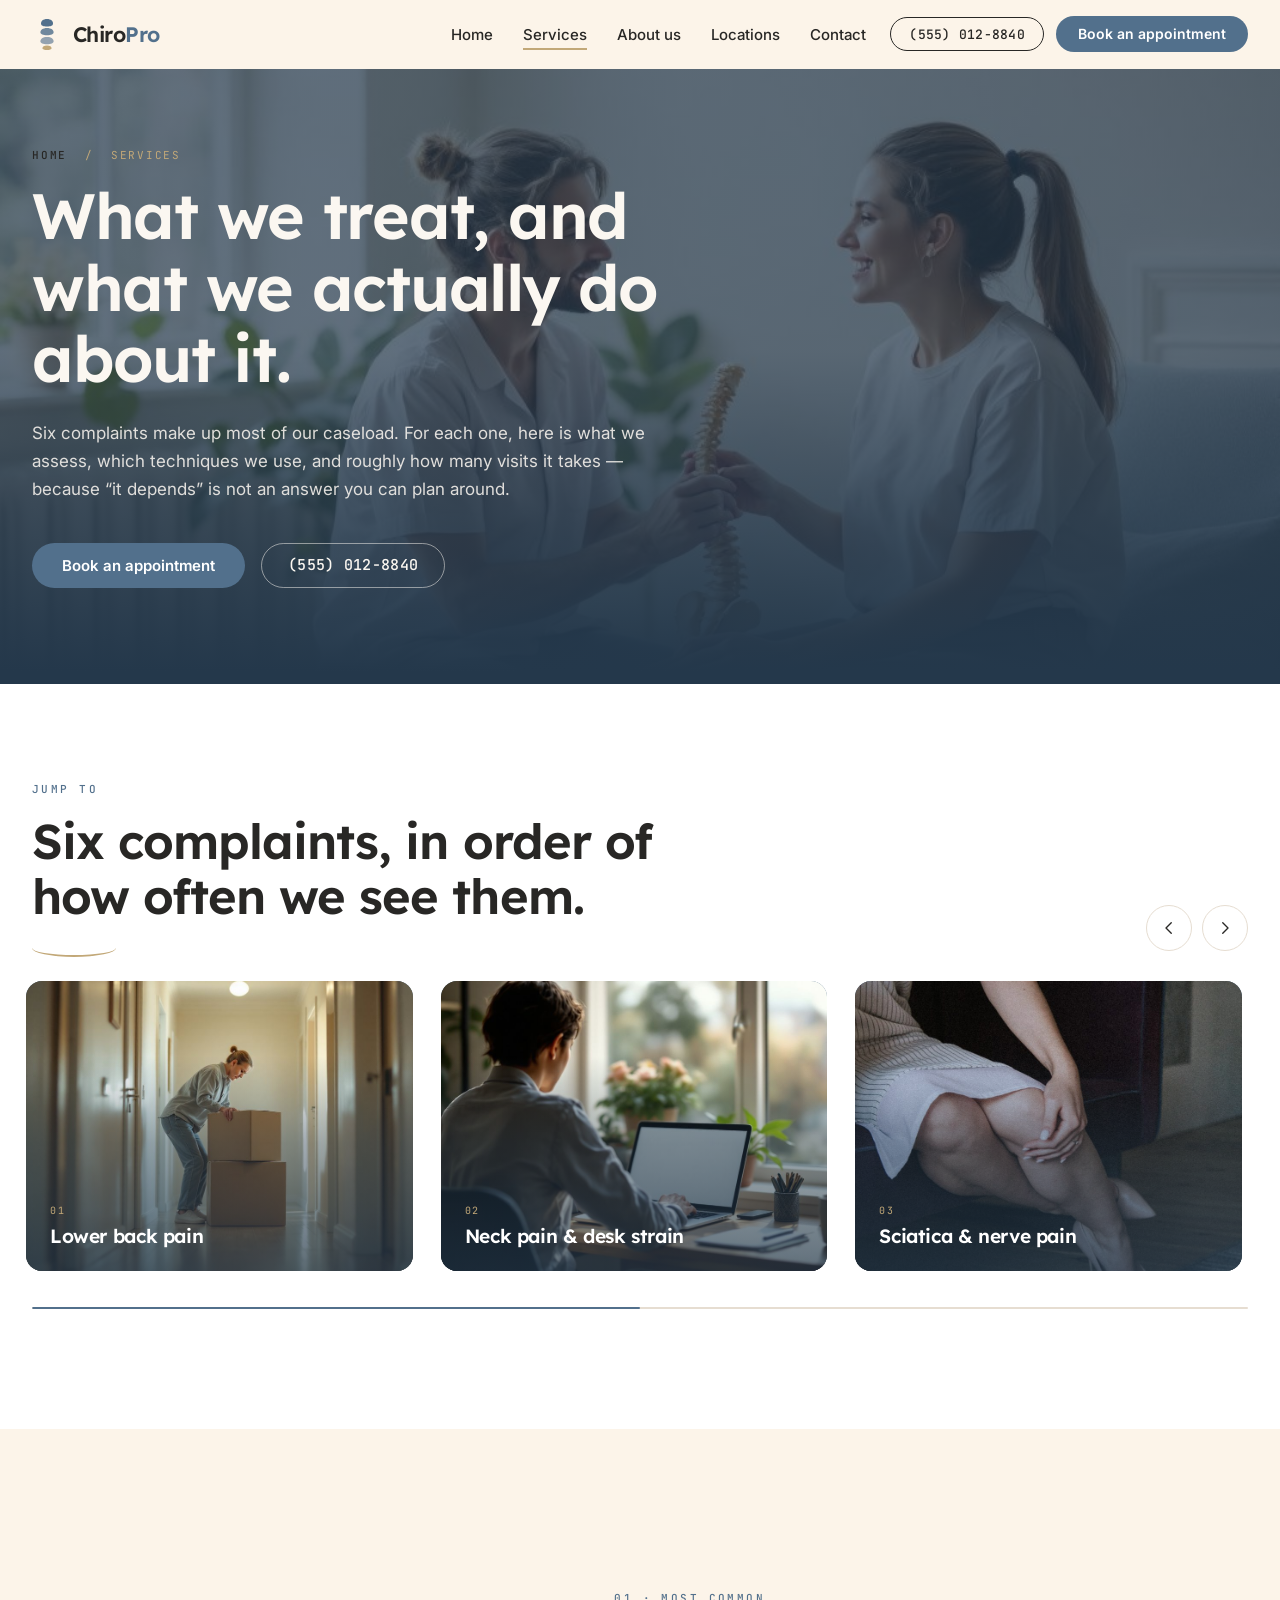
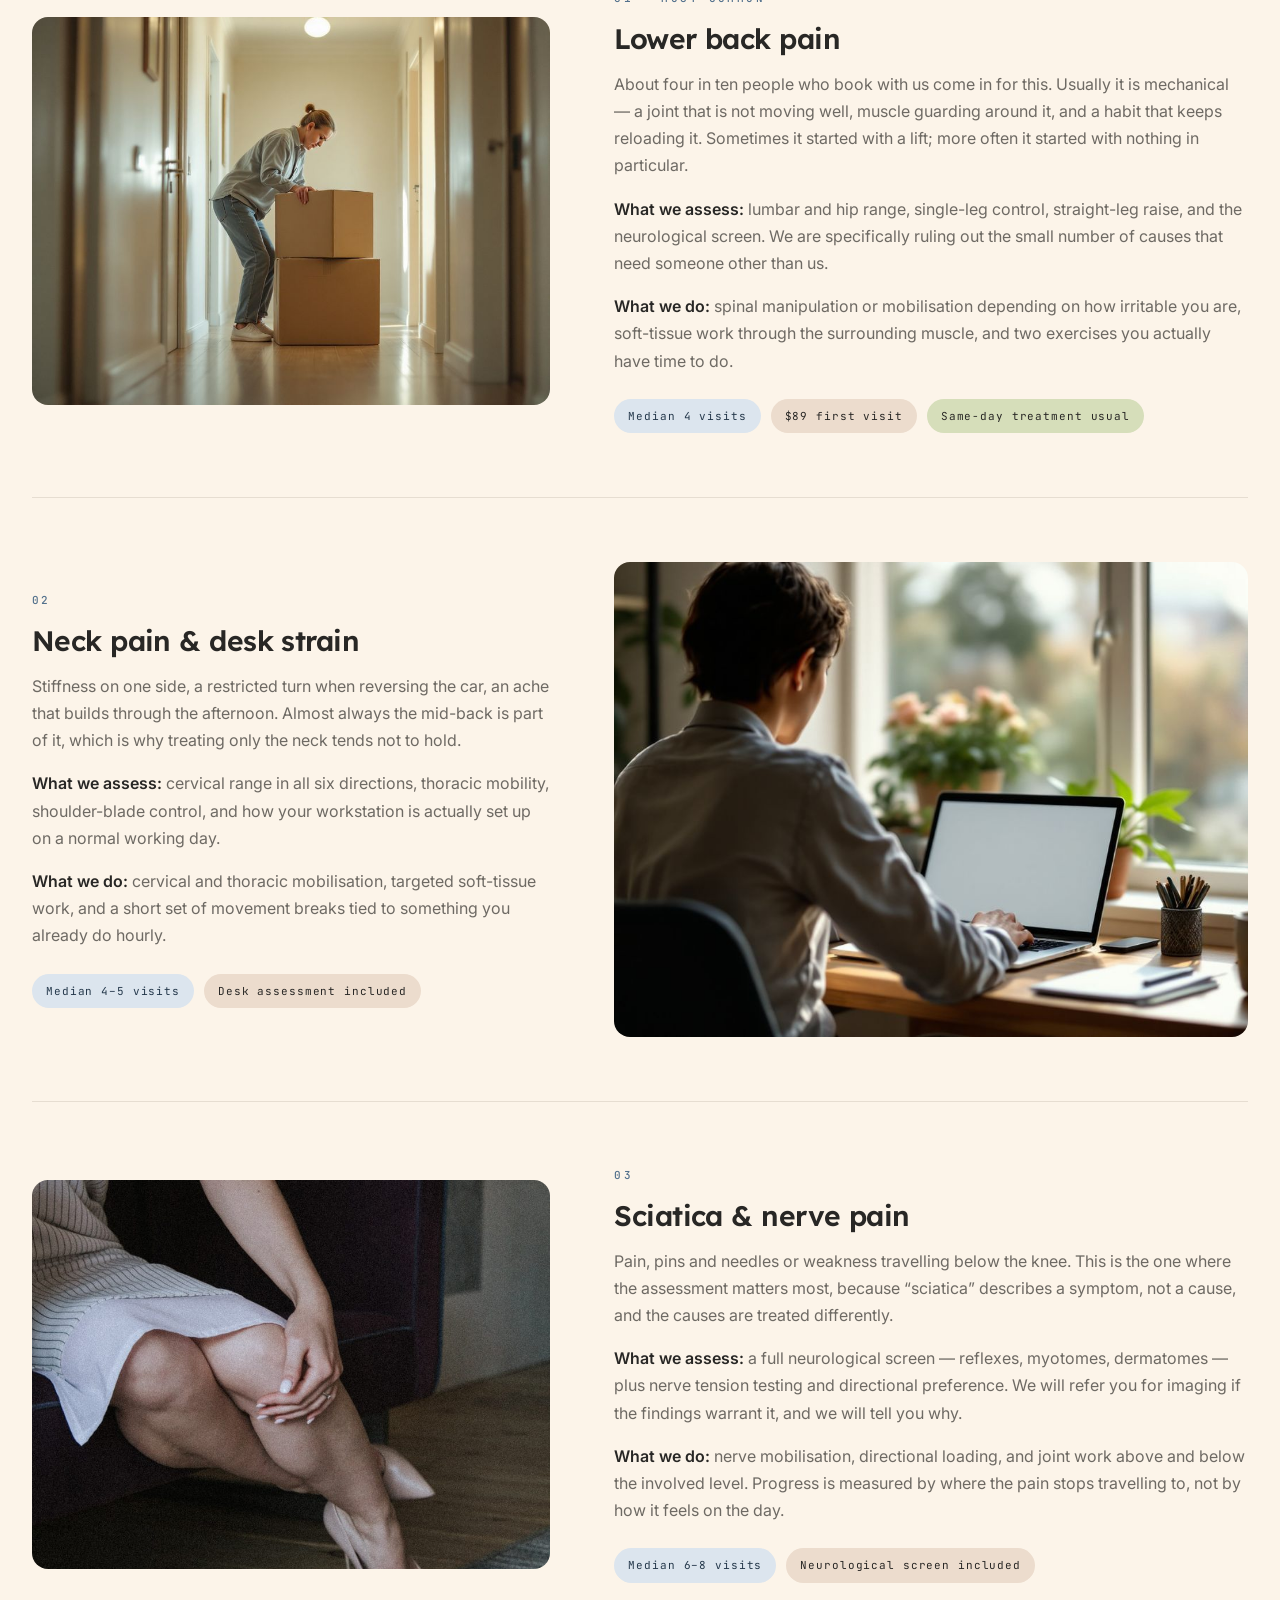
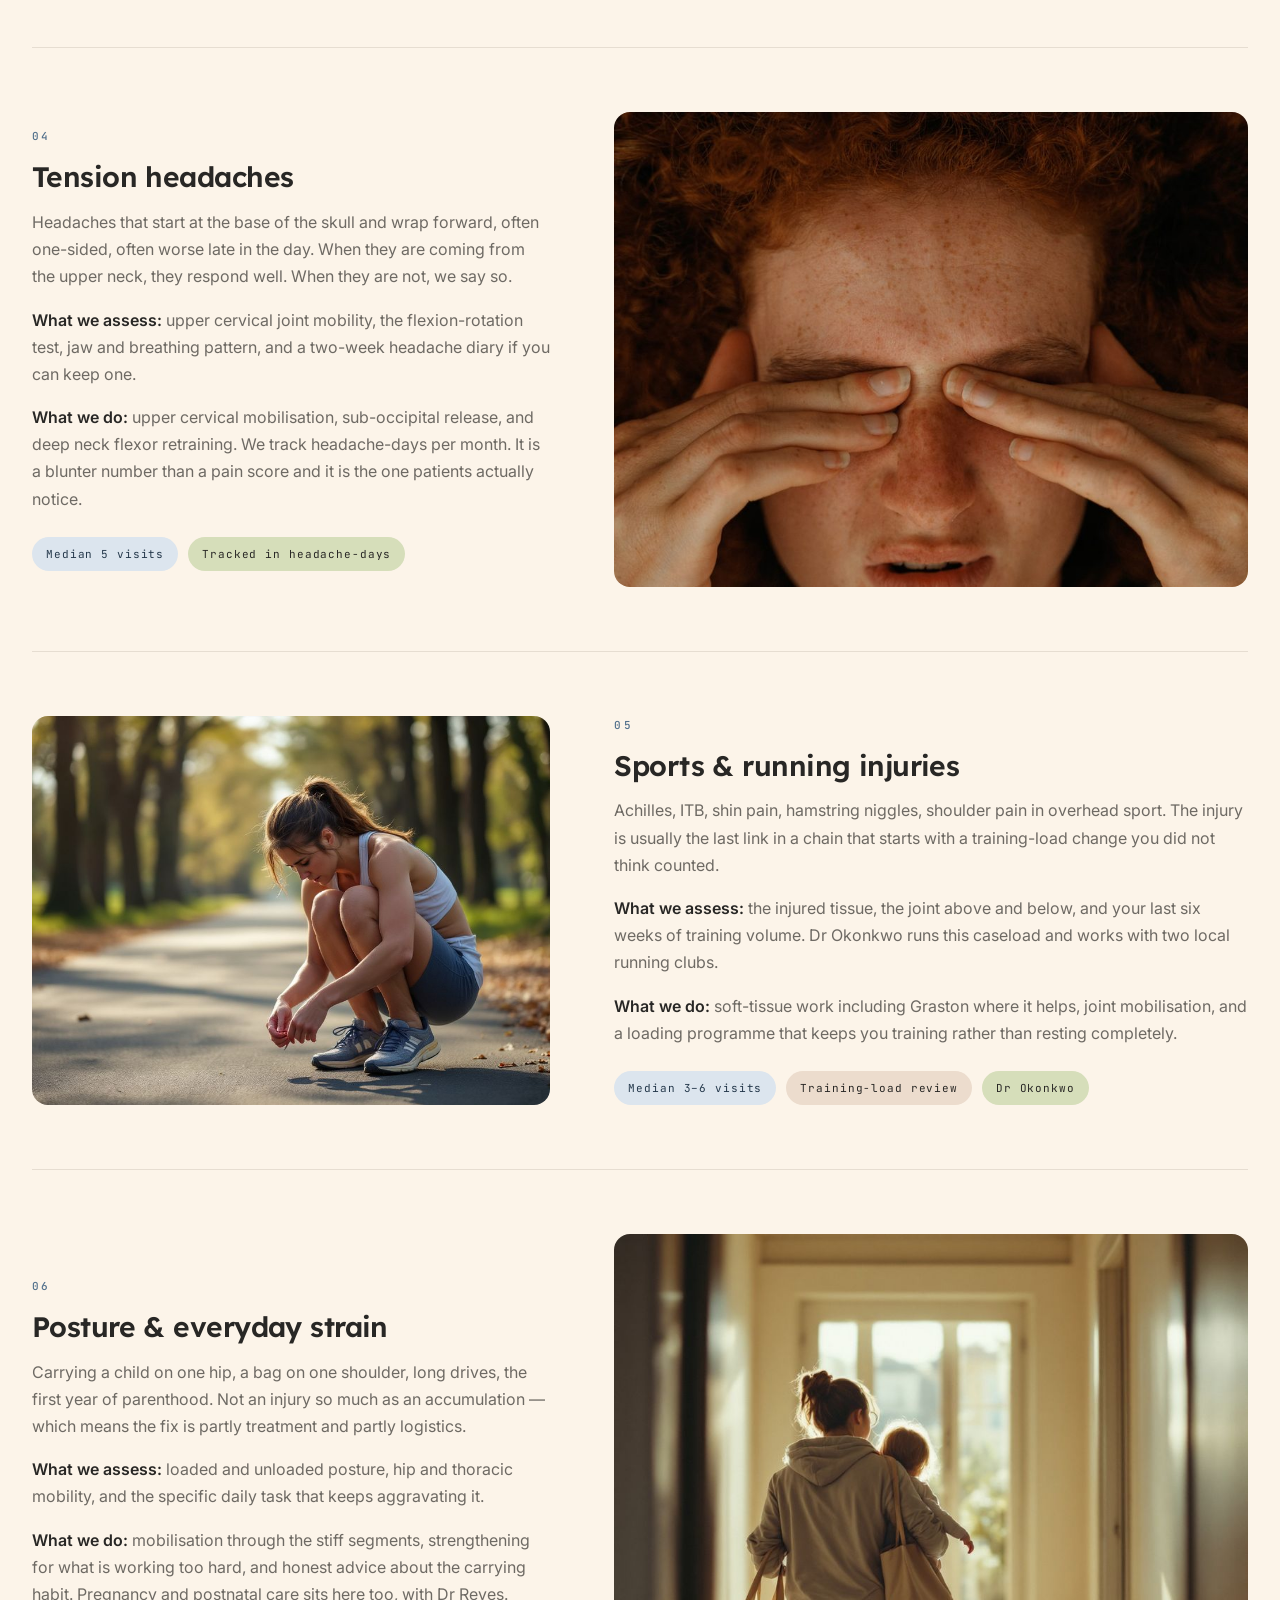
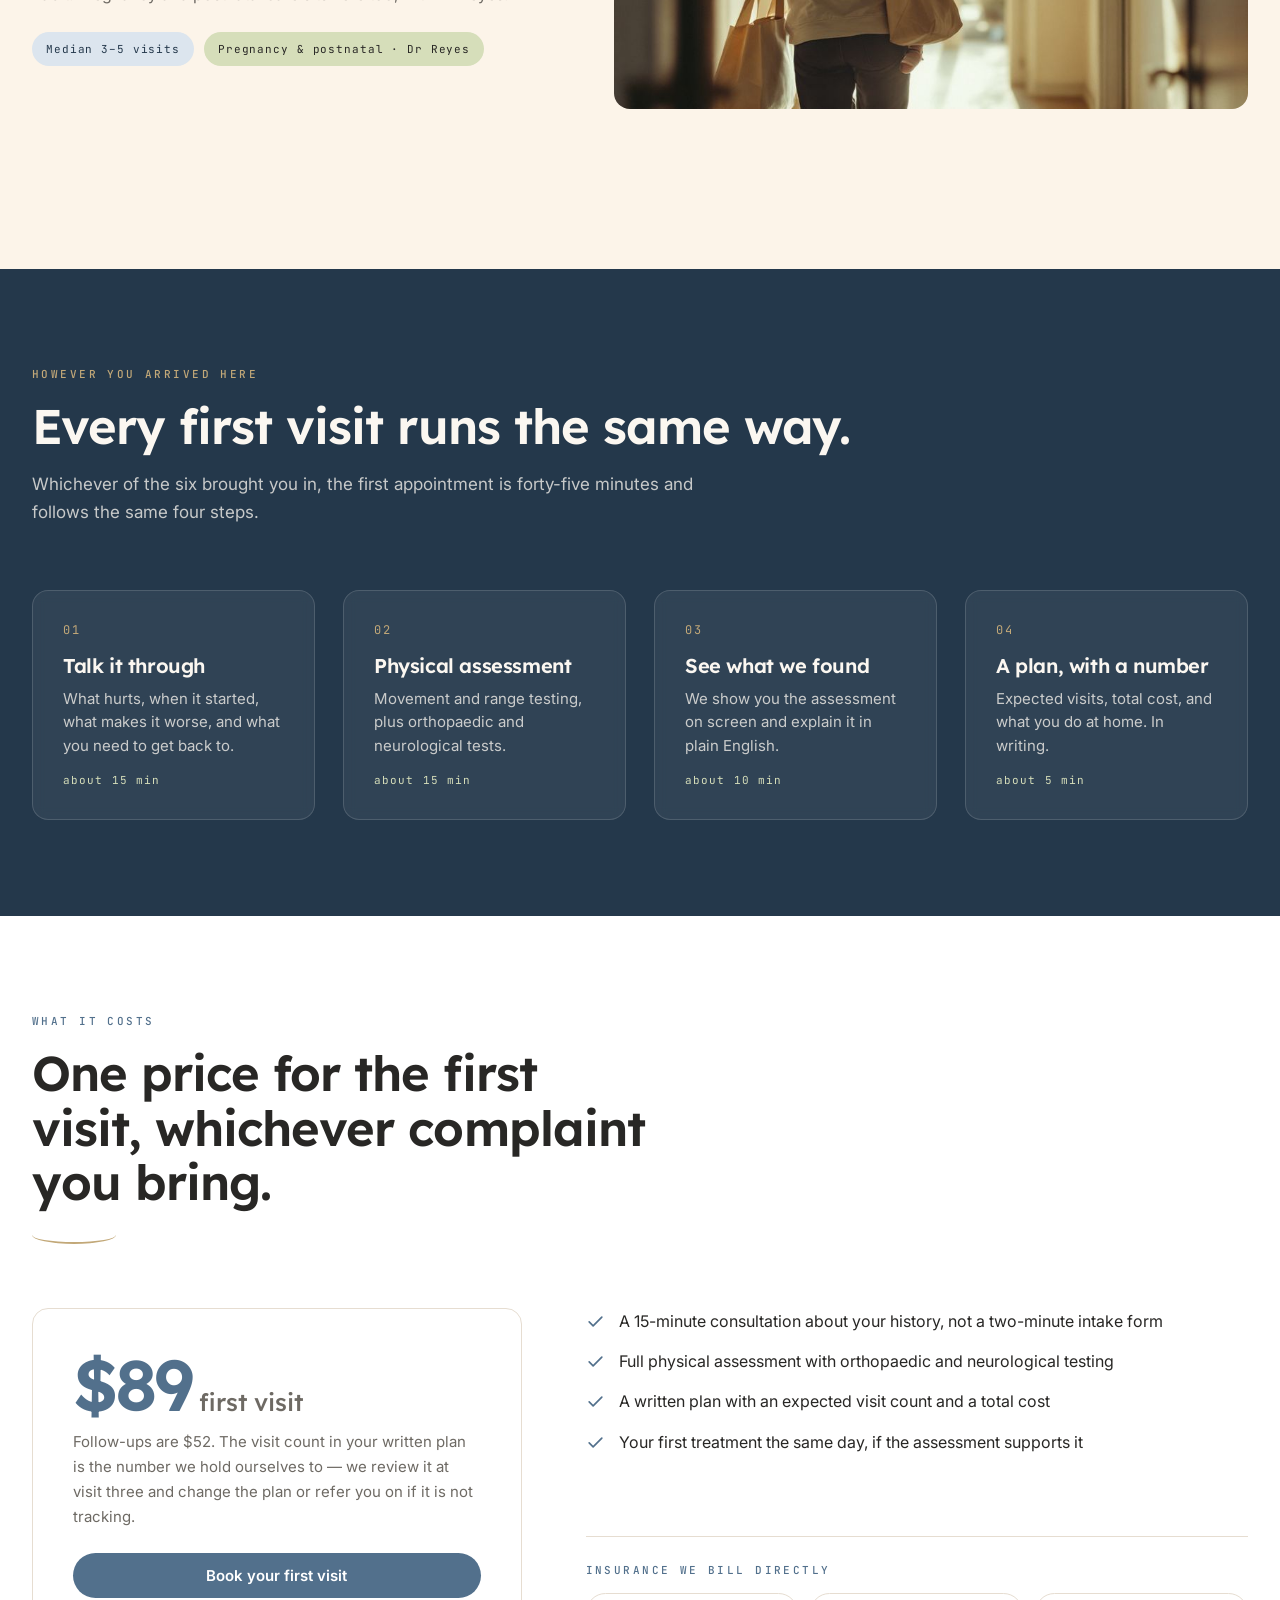
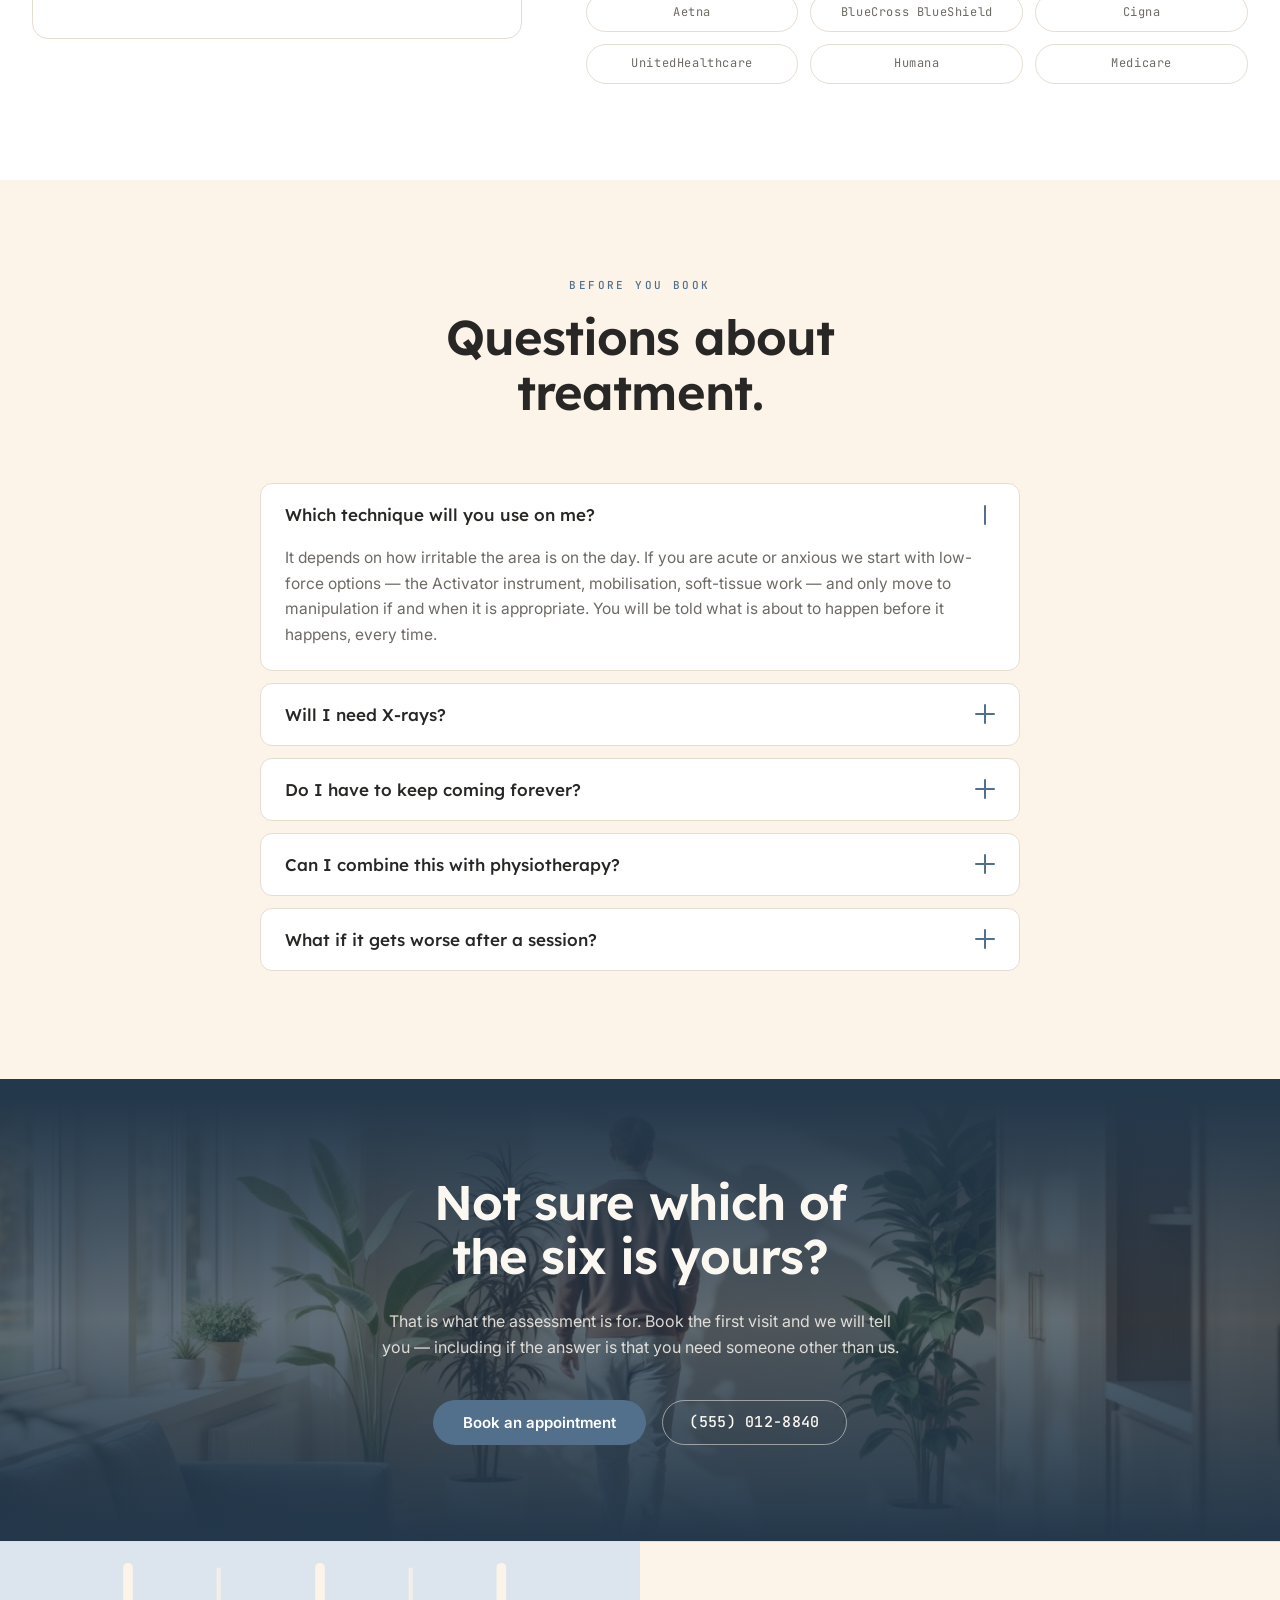
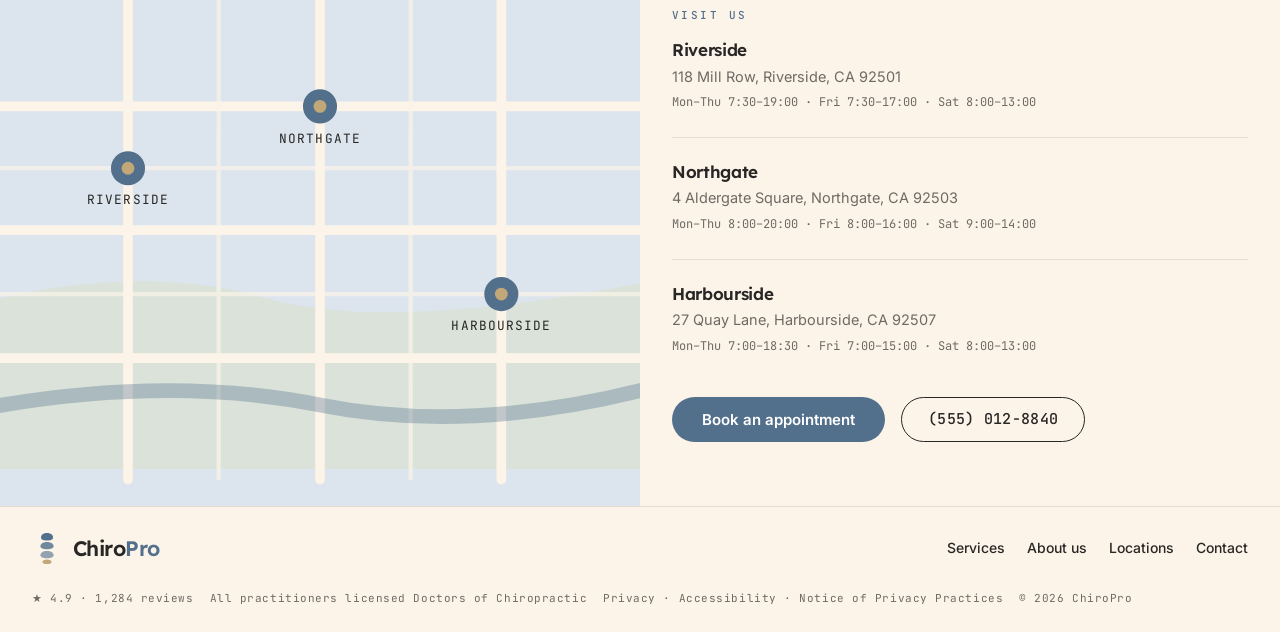
<file: services.html>
<!DOCTYPE html>
<html lang="en">
<head>
<meta charset="UTF-8">
<meta name="viewport" content="width=device-width, initial-scale=1.0">
<title>Services — what we treat and how | ChiroPro</title>
<meta name="description" content="Lower back pain, neck pain, sciatica, tension headaches, sports injury and everyday postural strain. What we assess, which techniques we use, and how many visits it usually takes.">
<!-- Review preview: never index this deployment. Mirrors robots.txt, which
     a crawler may not have fetched before reaching this page. -->
<meta name="robots" content="noindex, nofollow">
<link rel="canonical" href="https://chris-sgen.github.io/chiropro/services.html">

<link rel="icon" href="favicon.svg" type="image/svg+xml">
<link rel="apple-touch-icon" href="apple-touch-icon.png">
<meta name="theme-color" content="#24384B">

<meta property="og:type" content="website">
<meta property="og:site_name" content="ChiroPro">
<meta property="og:locale" content="en_US">
<meta property="og:url" content="https://chris-sgen.github.io/chiropro/services.html">
<meta property="og:title" content="Services — what we treat and how | ChiroPro">
<meta property="og:description" content="Lower back pain, neck pain, sciatica, tension headaches, sports injury and everyday postural strain. What we assess, which techniques we use, and how many visits it usually takes.">
<meta property="og:image" content="https://chris-sgen.github.io/chiropro/assets/og-cover.jpg">
<meta property="og:image:width" content="1200">
<meta property="og:image:height" content="630">
<meta property="og:image:alt" content="ChiroPro — “Never seen a chiropractor? Start here.” over a photograph of a chiropractor treating a patient.">
<meta name="twitter:card" content="summary_large_image">
<meta name="twitter:title" content="Services — what we treat and how | ChiroPro">
<meta name="twitter:description" content="Lower back pain, neck pain, sciatica, tension headaches, sports injury and everyday postural strain. What we assess, which techniques we use, and how many visits it usually takes.">
<meta name="twitter:image" content="https://chris-sgen.github.io/chiropro/assets/og-cover.jpg">

<link rel="preconnect" href="https://fonts.googleapis.com">
<link rel="preconnect" href="https://fonts.gstatic.com" crossorigin>
<link rel="stylesheet" href="https://fonts.googleapis.com/css2?family=Lexend:wght@300;400;500;600;700&family=Inter:wght@400;500;600;700&family=JetBrains+Mono:wght@400;500&display=swap">
<link rel="stylesheet" href="design-system/tokens.css">
<link rel="stylesheet" href="design-system/structural.css">
</head>
<body>

<a class="skip" href="#main">Skip to content</a>

<header class="site-header">
  <div class="container site-nav">
    <a class="brand" href="index.html" aria-label="ChiroPro home">
      <svg class="brand-mark" viewBox="0 0 30 34" fill="none" aria-hidden="true">
        <path d="M15 2c4 0 6 2.2 6 4.4s-2.4 3-6 3-6-.8-6-3S11 2 15 2Z" fill="var(--ds-primary)"/>
        <path d="M15 11c4.4 0 6.6 2.2 6.6 4.3s-2.6 3-6.6 3-6.6-.9-6.6-3S10.6 11 15 11Z" fill="var(--ds-primary)" opacity=".82"/>
        <path d="M15 20c4.4 0 6.6 2.1 6.6 4.2s-2.6 3-6.6 3-6.6-.9-6.6-3S10.6 20 15 20Z" fill="var(--ds-primary)" opacity=".62"/>
        <path d="M15 28.6c3 0 4.6 1.4 4.6 2.6S17.6 33 15 33s-4.6-.6-4.6-1.8 1.6-2.6 4.6-2.6Z" fill="var(--ds-accent)"/>
      </svg>
      <span class="brand-word">Chiro<em>Pro</em></span>
    </a>
    <nav aria-label="Primary">
      <ul class="nav-links">
        <li><a href="index.html">Home</a></li>
        <li><a href="services.html" aria-current="page">Services</a></li>
        <li><a href="about.html">About us</a></li>
        <li><a href="locations.html">Locations</a></li>
        <li><a href="contact.html">Contact</a></li>
      </ul>
    </nav>
    <div class="nav-actions">
      <a class="btn btn-phone" href="tel:+15550128840">(555) 012-8840</a>
      <a class="btn btn-primary" href="contact.html#book">Book an appointment</a>
      <button class="hamburger" data-hamburger aria-expanded="false" aria-controls="drawer" aria-label="Open menu"><span></span></button>
    </div>
  </div>
</header>

<div class="drawer-backdrop" data-drawer-backdrop></div>
<nav class="mobile-drawer" id="drawer" data-drawer aria-hidden="true" aria-label="Mobile">
  <button class="drawer-close" data-drawer-close aria-label="Close menu">&#10005;</button>
  <ul class="drawer-links">
    <li><a href="index.html">Home</a></li>
    <li><a href="services.html" aria-current="page">Services</a></li>
    <li><a href="about.html">About us</a></li>
    <li><a href="locations.html">Locations</a></li>
    <li><a href="contact.html">Contact</a></li>
  </ul>
</nav>

<main id="main">

<!-- 01 · page hero — dark, photo -->
<section class="section page-hero section--dark">
  <div class="page-hero-bg"><img src="assets/conditions-inset.jpg" alt="A chiropractor sitting beside a seated patient, holding an anatomical spine model and pointing at one vertebra" fetchpriority="high" width="1024" height="768"></div>
  <div class="container">
    <p class="crumbs"><a class="link-sweep" href="index.html">Home</a> &nbsp;/&nbsp; Services</p>
    <h1>What we treat, and what we actually do about it.</h1>
    <p class="lede">Six complaints make up most of our caseload. For each one, here is what we assess, which techniques we use, and roughly how many visits it takes &mdash; because &ldquo;it depends&rdquo; is not an answer you can plan around.</p>
    <div class="cta-row">
      <a class="btn btn-primary" href="contact.html#book">Book an appointment</a>
      <a class="btn btn-phone" href="tel:+15550128840">(555) 012-8840</a>
    </div>
  </div>
</section>

<!-- 02 · the six, with photos — light -->
<section class="section section--light">
  <div class="container">
    <div class="slider-head">
      <div class="section-head section-head--signed">
        <p class="eyebrow">Jump to</p>
        <h2>Six complaints, in order of how often we see them.</h2>
      </div>
      <div class="slider-nav">
        <button class="slider-btn" type="button" data-slider-prev aria-label="Previous conditions">
          <svg width="18" height="18" viewBox="0 0 24 24" fill="none" stroke="currentColor" stroke-width="1.8" aria-hidden="true"><path d="M15 5l-7 7 7 7" stroke-linecap="round" stroke-linejoin="round"/></svg>
        </button>
        <button class="slider-btn" type="button" data-slider-next aria-label="More conditions">
          <svg width="18" height="18" viewBox="0 0 24 24" fill="none" stroke="currentColor" stroke-width="1.8" aria-hidden="true"><path d="M9 5l7 7-7 7" stroke-linecap="round" stroke-linejoin="round"/></svg>
        </button>
      </div>
    </div>
    <div class="slider reveal" data-slider>
      <div class="slider-track" tabindex="0" role="group" aria-label="The six complaints — scrollable list">
        <a class="cond-tile img-frame" href="#lower-back">
          <img src="assets/cond-lower-back.jpg" alt="A person lifting a cardboard box from the floor in a bright hallway" loading="lazy" width="900" height="675">
          <div class="cond-body"><div><span class="cond-eyebrow">01</span><h3>Lower back pain</h3></div></div>
        </a>
        <a class="cond-tile img-frame" href="#neck">
          <img src="assets/cond-neck.jpg" alt="A person working at a laptop at a wooden desk beside a window" loading="lazy" width="900" height="675">
          <div class="cond-body"><div><span class="cond-eyebrow">02</span><h3>Neck pain &amp; desk strain</h3></div></div>
        </a>
        <a class="cond-tile img-frame" href="#sciatica">
          <img src="assets/cond-sciatica.jpg" alt="A seated person holding their lower leg with both hands, just below the knee" loading="lazy" width="900" height="675">
          <div class="cond-body"><div><span class="cond-eyebrow">03</span><h3>Sciatica &amp; nerve pain</h3></div></div>
        </a>
        <a class="cond-tile img-frame" href="#headaches">
          <img src="assets/cond-headache.jpg" alt="A close view of a person pressing their fingertips against their brow and temples, eyes closed" loading="lazy" width="900" height="675">
          <div class="cond-body"><div><span class="cond-eyebrow">04</span><h3>Tension headaches</h3></div></div>
        </a>
        <a class="cond-tile img-frame" href="#sports">
          <img src="assets/cond-sports.jpg" alt="A runner crouching to retie a shoelace on a sunlit park path" loading="lazy" width="900" height="675">
          <div class="cond-body"><div><span class="cond-eyebrow">05</span><h3>Sports &amp; running injuries</h3></div></div>
        </a>
        <a class="cond-tile img-frame" href="#posture">
          <img src="assets/cond-posture.jpg" alt="A person carrying a young child on one hip while holding a bag" loading="lazy" width="900" height="675">
          <div class="cond-body"><div><span class="cond-eyebrow">06</span><h3>Posture &amp; everyday strain</h3></div></div>
        </a>
      </div>
      <div class="slider-rail" aria-hidden="true"><span data-slider-rail></span></div>
    </div>
  </div>
</section>

<!-- 03 · detail blocks — warm -->
<section class="section section--warm">
  <div class="container">
    <div class="service-block" id="lower-back">
      <div class="service-media img-frame"><img src="assets/cond-lower-back.jpg" alt="A person lifting a cardboard box from the floor" loading="lazy" width="900" height="675"></div>
      <div class="service-body">
        <p class="eyebrow">01 &middot; Most common</p>
        <h3>Lower back pain</h3>
        <div class="prose">
          <p>About four in ten people who book with us come in for this. Usually it is mechanical &mdash; a joint that is not moving well, muscle guarding around it, and a habit that keeps reloading it. Sometimes it started with a lift; more often it started with nothing in particular.</p>
          <p><strong>What we assess:</strong> lumbar and hip range, single-leg control, straight-leg raise, and the neurological screen. We are specifically ruling out the small number of causes that need someone other than us.</p>
          <p><strong>What we do:</strong> spinal manipulation or mobilisation depending on how irritable you are, soft-tissue work through the surrounding muscle, and two exercises you actually have time to do.</p>
        </div>
        <div class="service-facts">
          <span class="chip">Median 4 visits</span><span class="chip chip--accent">$89 first visit</span><span class="chip chip--sage">Same-day treatment usual</span>
        </div>
      </div>
    </div>

    <div class="service-block" id="neck">
      <div class="service-media img-frame"><img src="assets/cond-neck.jpg" alt="A person working at a laptop beside a window" loading="lazy" width="900" height="675"></div>
      <div class="service-body">
        <p class="eyebrow">02</p>
        <h3>Neck pain &amp; desk strain</h3>
        <div class="prose">
          <p>Stiffness on one side, a restricted turn when reversing the car, an ache that builds through the afternoon. Almost always the mid-back is part of it, which is why treating only the neck tends not to hold.</p>
          <p><strong>What we assess:</strong> cervical range in all six directions, thoracic mobility, shoulder-blade control, and how your workstation is actually set up on a normal working day.</p>
          <p><strong>What we do:</strong> cervical and thoracic mobilisation, targeted soft-tissue work, and a short set of movement breaks tied to something you already do hourly.</p>
        </div>
        <div class="service-facts">
          <span class="chip">Median 4&ndash;5 visits</span><span class="chip chip--accent">Desk assessment included</span>
        </div>
      </div>
    </div>

    <div class="service-block" id="sciatica">
      <div class="service-media img-frame"><img src="assets/cond-sciatica.jpg" alt="A seated person holding their lower leg with both hands, just below the knee" loading="lazy" width="900" height="675"></div>
      <div class="service-body">
        <p class="eyebrow">03</p>
        <h3>Sciatica &amp; nerve pain</h3>
        <div class="prose">
          <p>Pain, pins and needles or weakness travelling below the knee. This is the one where the assessment matters most, because &ldquo;sciatica&rdquo; describes a symptom, not a cause, and the causes are treated differently.</p>
          <p><strong>What we assess:</strong> a full neurological screen &mdash; reflexes, myotomes, dermatomes &mdash; plus nerve tension testing and directional preference. We will refer you for imaging if the findings warrant it, and we will tell you why.</p>
          <p><strong>What we do:</strong> nerve mobilisation, directional loading, and joint work above and below the involved level. Progress is measured by where the pain stops travelling to, not by how it feels on the day.</p>
        </div>
        <div class="service-facts">
          <span class="chip">Median 6&ndash;8 visits</span><span class="chip chip--accent">Neurological screen included</span>
        </div>
      </div>
    </div>

    <div class="service-block" id="headaches">
      <div class="service-media img-frame"><img src="assets/cond-headache.jpg" alt="A close view of a person pressing their fingertips against their brow and temples, eyes closed" loading="lazy" width="900" height="675"></div>
      <div class="service-body">
        <p class="eyebrow">04</p>
        <h3>Tension headaches</h3>
        <div class="prose">
          <p>Headaches that start at the base of the skull and wrap forward, often one-sided, often worse late in the day. When they are coming from the upper neck, they respond well. When they are not, we say so.</p>
          <p><strong>What we assess:</strong> upper cervical joint mobility, the flexion-rotation test, jaw and breathing pattern, and a two-week headache diary if you can keep one.</p>
          <p><strong>What we do:</strong> upper cervical mobilisation, sub-occipital release, and deep neck flexor retraining. We track headache-days per month. It is a blunter number than a pain score and it is the one patients actually notice.</p>
        </div>
        <div class="service-facts">
          <span class="chip">Median 5 visits</span><span class="chip chip--sage">Tracked in headache-days</span>
        </div>
      </div>
    </div>

    <div class="service-block" id="sports">
      <div class="service-media img-frame"><img src="assets/cond-sports.jpg" alt="A runner retying a shoelace on a park path" loading="lazy" width="900" height="675">
      </div>
      <div class="service-body">
        <p class="eyebrow">05</p>
        <h3>Sports &amp; running injuries</h3>
        <div class="prose">
          <p>Achilles, ITB, shin pain, hamstring niggles, shoulder pain in overhead sport. The injury is usually the last link in a chain that starts with a training-load change you did not think counted.</p>
          <p><strong>What we assess:</strong> the injured tissue, the joint above and below, and your last six weeks of training volume. Dr Okonkwo runs this caseload and works with two local running clubs.</p>
          <p><strong>What we do:</strong> soft-tissue work including Graston where it helps, joint mobilisation, and a loading programme that keeps you training rather than resting completely.</p>
        </div>
        <div class="service-facts">
          <span class="chip">Median 3&ndash;6 visits</span><span class="chip chip--accent">Training-load review</span><span class="chip chip--sage">Dr Okonkwo</span>
        </div>
      </div>
    </div>

    <div class="service-block" id="posture">
      <div class="service-media img-frame"><img src="assets/cond-posture.jpg" alt="A person carrying a young child on one hip" loading="lazy" width="900" height="675"></div>
      <div class="service-body">
        <p class="eyebrow">06</p>
        <h3>Posture &amp; everyday strain</h3>
        <div class="prose">
          <p>Carrying a child on one hip, a bag on one shoulder, long drives, the first year of parenthood. Not an injury so much as an accumulation &mdash; which means the fix is partly treatment and partly logistics.</p>
          <p><strong>What we assess:</strong> loaded and unloaded posture, hip and thoracic mobility, and the specific daily task that keeps aggravating it.</p>
          <p><strong>What we do:</strong> mobilisation through the stiff segments, strengthening for what is working too hard, and honest advice about the carrying habit. Pregnancy and postnatal care sits here too, with Dr Reyes.</p>
        </div>
        <div class="service-facts">
          <span class="chip">Median 3&ndash;5 visits</span><span class="chip chip--sage">Pregnancy &amp; postnatal &middot; Dr Reyes</span>
        </div>
      </div>
    </div>
  </div>
</section>

<!-- 04 · first visit steps — dark anchor (middle band) -->
<section class="section section--dark">
  <div class="container">
    <div class="section-head section-head--wide">
      <p class="eyebrow">However you arrived here</p>
      <h2>Every first visit runs the same way.</h2>
      <p class="lede">Whichever of the six brought you in, the first appointment is forty-five minutes and follows the same four steps.</p>
    </div>
    <div class="grid-4 stagger">
      <div class="step reveal"><span class="n">01</span><h3>Talk it through</h3><p>What hurts, when it started, what makes it worse, and what you need to get back to.</p><span class="mins">about 15 min</span></div>
      <div class="step reveal"><span class="n">02</span><h3>Physical assessment</h3><p>Movement and range testing, plus orthopaedic and neurological tests.</p><span class="mins">about 15 min</span></div>
      <div class="step reveal"><span class="n">03</span><h3>See what we found</h3><p>We show you the assessment on screen and explain it in plain English.</p><span class="mins">about 10 min</span></div>
      <div class="step reveal"><span class="n">04</span><h3>A plan, with a number</h3><p>Expected visits, total cost, and what you do at home. In writing.</p><span class="mins">about 5 min</span></div>
    </div>
  </div>
</section>

<!-- 05 · price + insurance — light -->
<section class="section section--light">
  <div class="container">
    <div class="section-head section-head--signed">
      <p class="eyebrow">What it costs</p>
      <h2>One price for the first visit, whichever complaint you bring.</h2>
    </div>
    <div class="split--price">
      <div class="price-card reveal">
        <div class="amount">$89<span> first visit</span></div>
        <p class="cap">Follow-ups are $52. The visit count in your written plan is the number we hold ourselves to &mdash; we review it at visit three and change the plan or refer you on if it is not tracking.</p>
        <a class="btn btn-primary" href="contact.html#book">Book your first visit</a>
      </div>
      <div>
        <ul class="incl stagger">
          <li class="reveal"><svg width="19" height="19" viewBox="0 0 24 24" fill="none" stroke="currentColor" stroke-width="2.1" aria-hidden="true"><path d="M4 12.5l5 5L20 6.5" stroke-linecap="round" stroke-linejoin="round"/></svg><span>A 15-minute consultation about your history, not a two-minute intake form</span></li>
          <li class="reveal"><svg width="19" height="19" viewBox="0 0 24 24" fill="none" stroke="currentColor" stroke-width="2.1" aria-hidden="true"><path d="M4 12.5l5 5L20 6.5" stroke-linecap="round" stroke-linejoin="round"/></svg><span>Full physical assessment with orthopaedic and neurological testing</span></li>
          <li class="reveal"><svg width="19" height="19" viewBox="0 0 24 24" fill="none" stroke="currentColor" stroke-width="2.1" aria-hidden="true"><path d="M4 12.5l5 5L20 6.5" stroke-linecap="round" stroke-linejoin="round"/></svg><span>A written plan with an expected visit count and a total cost</span></li>
          <li class="reveal"><svg width="19" height="19" viewBox="0 0 24 24" fill="none" stroke="currentColor" stroke-width="2.1" aria-hidden="true"><path d="M4 12.5l5 5L20 6.5" stroke-linecap="round" stroke-linejoin="round"/></svg><span>Your first treatment the same day, if the assessment supports it</span></li>
          <li class="reveal"><svg width="19" height="19" viewBox="0 0 24 24" fill="none" stroke="currentColor" stroke-width="2.1" aria-hidden="true"><path d="M4 12.5l5 5L20 6.5" stroke-linecap="round" stroke-linejoin="round"/></svg><span>A referral onward if chiropractic is not the right answer for you</span></li>
        </ul>
        <div class="carriers">
          <p class="eyebrow" style="margin-bottom:0">Insurance we bill directly</p>
          <div class="carrier-row">
            <span class="carrier">Aetna</span><span class="carrier">BlueCross BlueShield</span><span class="carrier">Cigna</span>
            <span class="carrier">UnitedHealthcare</span><span class="carrier">Humana</span><span class="carrier">Medicare</span>
          </div>
        </div>
      </div>
    </div>
  </div>
</section>

<!-- 06 · FAQ — warm -->
<section class="section section--warm">
  <div class="container">
    <div class="faq">
      <div class="section-head section-head--center">
        <p class="eyebrow eyebrow--center">Before you book</p>
        <h2>Questions about treatment.</h2>
      </div>
      <div class="faq-item" data-open="true">
        <button class="faq-trigger" aria-expanded="true">Which technique will you use on me?<span class="faq-icon" aria-hidden="true"></span></button>
        <div class="faq-panel"><div><p>It depends on how irritable the area is on the day. If you are acute or anxious we start with low-force options &mdash; the Activator instrument, mobilisation, soft-tissue work &mdash; and only move to manipulation if and when it is appropriate. You will be told what is about to happen before it happens, every time.</p></div></div>
      </div>
      <div class="faq-item" data-open="false">
        <button class="faq-trigger" aria-expanded="false">Will I need X-rays?<span class="faq-icon" aria-hidden="true"></span></button>
        <div class="faq-panel"><div><p>Probably not. Routine imaging for uncomplicated back pain does not improve outcomes and is not recommended by current guidelines. We refer for imaging when the history or the neurological screen gives us a specific reason, and we will explain what that reason is.</p></div></div>
      </div>
      <div class="faq-item" data-open="false">
        <button class="faq-trigger" aria-expanded="false">Do I have to keep coming forever?<span class="faq-icon" aria-hidden="true"></span></button>
        <div class="faq-panel"><div><p>No. Every plan has a discharge point written into it on day one. Some patients choose to come back periodically once they are better; that is a choice, not a requirement, and we will never book it for you automatically.</p></div></div>
      </div>
      <div class="faq-item" data-open="false">
        <button class="faq-trigger" aria-expanded="false">Can I combine this with physiotherapy?<span class="faq-icon" aria-hidden="true"></span></button>
        <div class="faq-panel"><div><p>Yes, and often it is the better answer. Tell us who you are seeing and we will write to them. For several presentations we will suggest it ourselves rather than trying to cover everything in-house.</p></div></div>
      </div>
      <div class="faq-item" data-open="false">
        <button class="faq-trigger" aria-expanded="false">What if it gets worse after a session?<span class="faq-icon" aria-hidden="true"></span></button>
        <div class="faq-panel"><div><p>Mild soreness for a day afterwards is common, particularly after the first session. Anything beyond that, call us &mdash; the number goes to the clinic, not a call centre, and we would much rather hear about it than have you wait for the next appointment.</p></div></div>
      </div>
    </div>
  </div>
</section>

<!-- 07 · closing CTA — dark, photo -->
<section class="section section--dark closing-cta">
  <div class="closing-bg" aria-hidden="true"><img src="assets/closing-walk.jpg" alt="" loading="lazy" width="1440" height="1056"></div>
  <div class="container">
    <h2 class="lines-2">Not sure which of the six is yours?</h2>
    <p class="lines-2">That is what the assessment is for. Book the first visit and we will tell you &mdash; including if the answer is that you need someone other than us.</p>
    <div class="cta-row cta-row--center">
      <a class="btn btn-primary" href="contact.html#book">Book an appointment</a>
      <a class="btn btn-phone" href="tel:+15550128840">(555) 012-8840</a>
    </div>
  </div>
</section>

</main>

<footer class="site-footer">
  <div class="foot-split">
    <div class="foot-map" aria-label="Map showing the three ChiroPro clinic locations">
      <svg viewBox="0 0 600 460" role="img" aria-label="Stylised map of Riverside, Northgate and Harbourside">
        <rect width="600" height="460" fill="var(--ds-primary-soft)"/>
        <path d="M0 300 Q140 268 250 300 T600 286 L600 460 L0 460Z" fill="var(--ds-signature)" opacity=".42"/>
        <g stroke="var(--ds-bg)" stroke-width="9" fill="none" stroke-linecap="round">
          <path d="M-10 120 H610"/><path d="M-10 236 H610"/><path d="M-10 356 H610"/>
          <path d="M120 -10 V470"/><path d="M300 -10 V470"/><path d="M470 -10 V470"/>
        </g>
        <g stroke="var(--ds-bg)" stroke-width="4" fill="none" opacity=".7">
          <path d="M-10 178 H610"/><path d="M-10 296 H610"/><path d="M205 -10 V470"/><path d="M385 -10 V470"/>
        </g>
        <path d="M-10 402 Q160 372 300 400 T610 384" stroke="var(--ds-primary)" stroke-width="14" fill="none" opacity=".35"/>
        <g fill="var(--ds-primary)"><circle cx="120" cy="178" r="16"/><circle cx="300" cy="120" r="16"/><circle cx="470" cy="296" r="16"/></g>
        <g fill="var(--ds-accent)"><circle cx="120" cy="178" r="6"/><circle cx="300" cy="120" r="6"/><circle cx="470" cy="296" r="6"/></g>
        <g font-family="JetBrains Mono, monospace" font-size="12" fill="var(--ds-ink)" letter-spacing="1">
          <text x="120" y="212" text-anchor="middle">RIVERSIDE</text>
          <text x="300" y="154" text-anchor="middle">NORTHGATE</text>
          <text x="470" y="330" text-anchor="middle">HARBOURSIDE</text>
        </g>
      </svg>
    </div>
    <div class="foot-info">
      <p class="eyebrow">Visit us</p>
      <div class="foot-locs">
        <div class="foot-loc"><h3>Riverside</h3><address>118 Mill Row, Riverside, CA 92501</address><span class="hrs">Mon&ndash;Thu 7:30&ndash;19:00 &middot; Fri 7:30&ndash;17:00 &middot; Sat 8:00&ndash;13:00</span></div>
        <div class="foot-loc"><h3>Northgate</h3><address>4 Aldergate Square, Northgate, CA 92503</address><span class="hrs">Mon&ndash;Thu 8:00&ndash;20:00 &middot; Fri 8:00&ndash;16:00 &middot; Sat 9:00&ndash;14:00</span></div>
        <div class="foot-loc"><h3>Harbourside</h3><address>27 Quay Lane, Harbourside, CA 92507</address><span class="hrs">Mon&ndash;Thu 7:00&ndash;18:30 &middot; Fri 7:00&ndash;15:00 &middot; Sat 8:00&ndash;13:00</span></div>
      </div>
      <div class="cta-row" style="margin-top:var(--ds-space-xl)">
        <a class="btn btn-primary" href="contact.html#book">Book an appointment</a>
        <a class="btn btn-phone" href="tel:+15550128840">(555) 012-8840</a>
      </div>
    </div>
  </div>
  <div class="foot-bottom">
    <div class="container">
      <div class="foot-brand">
        <svg class="brand-mark" viewBox="0 0 30 34" fill="none" aria-hidden="true">
          <path d="M15 2c4 0 6 2.2 6 4.4s-2.4 3-6 3-6-.8-6-3S11 2 15 2Z" fill="var(--ds-primary)"/>
          <path d="M15 11c4.4 0 6.6 2.2 6.6 4.3s-2.6 3-6.6 3-6.6-.9-6.6-3S10.6 11 15 11Z" fill="var(--ds-primary)" opacity=".82"/>
          <path d="M15 20c4.4 0 6.6 2.1 6.6 4.2s-2.6 3-6.6 3-6.6-.9-6.6-3S10.6 20 15 20Z" fill="var(--ds-primary)" opacity=".62"/>
          <path d="M15 28.6c3 0 4.6 1.4 4.6 2.6S17.6 33 15 33s-4.6-.6-4.6-1.8 1.6-2.6 4.6-2.6Z" fill="var(--ds-accent)"/>
        </svg>
        <span class="brand-word">Chiro<em>Pro</em></span>
      </div>
      <ul class="foot-nav">
        <li><a class="link-sweep" href="services.html">Services</a></li>
        <li><a class="link-sweep" href="about.html">About us</a></li>
        <li><a class="link-sweep" href="locations.html">Locations</a></li>
        <li><a class="link-sweep" href="contact.html">Contact</a></li>
      </ul>
      <div class="foot-legal">
        <span>&#9733; 4.9 &middot; 1,284 reviews</span>
        <span>All practitioners licensed Doctors of Chiropractic</span>
        <span>Privacy &middot; Accessibility &middot; Notice of Privacy Practices</span>
        <span>&copy; 2026 ChiroPro</span>
      </div>
    </div>
  </div>
</footer>

<div class="sticky-cta">
  <a class="btn btn-primary" href="contact.html#book">Book an appointment</a>
  <a class="btn btn-phone" href="tel:+15550128840" aria-label="Call the clinic">Call</a>
</div>

<script src="design-system/site.js"></script>
</body>
</html>
</file>
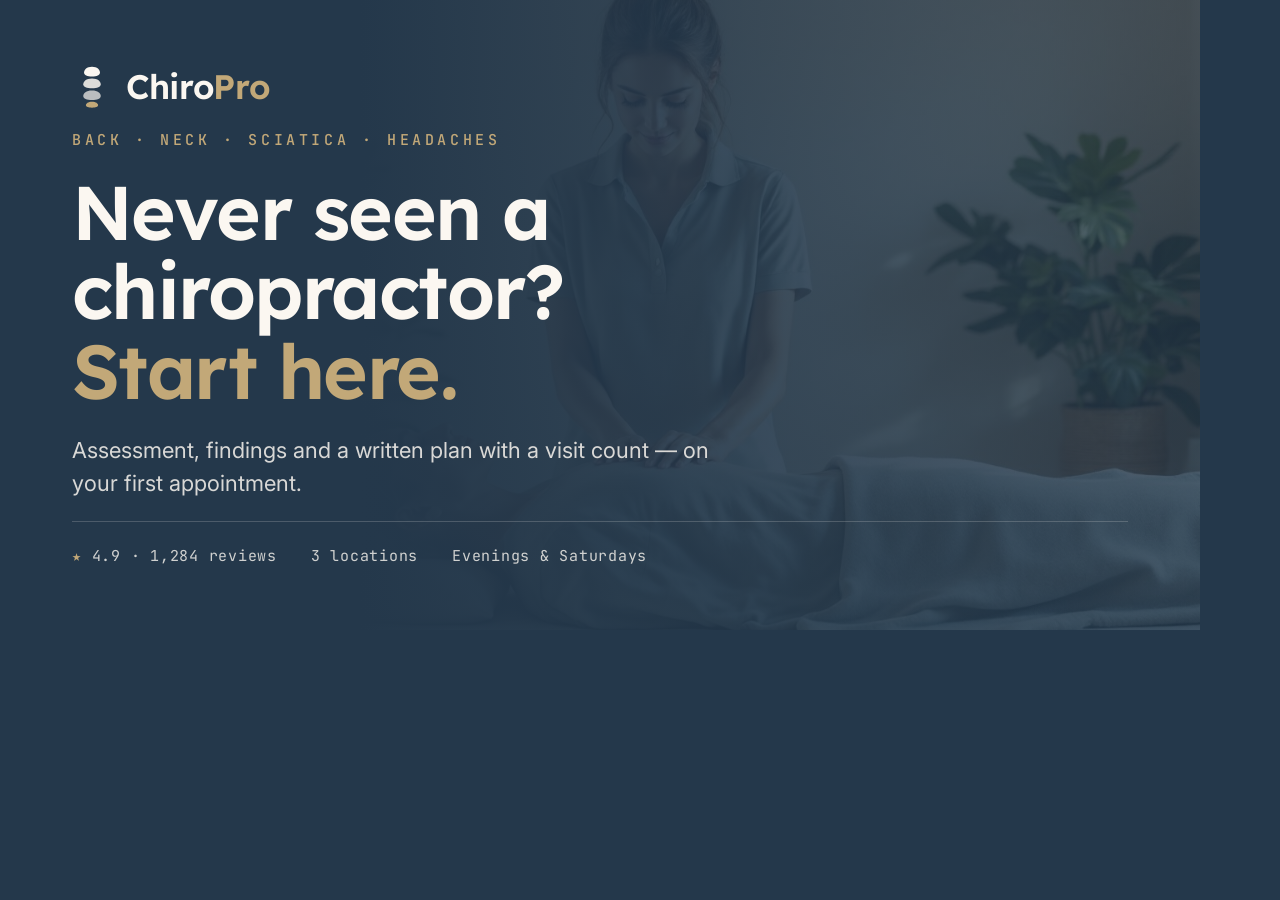
<file: design-system/og-cover.src.html>
<!DOCTYPE html>
<html lang="en">
<head>
<meta charset="UTF-8">
<title>ChiroPro — Open Graph cover source (1200×630)</title>
<!-- BUILD SOURCE, not a site page. Rendered to assets/og-cover.jpg at exactly
     1200×630 by design-system/render-og.mjs. It pulls the real tokens and the
     real hero photograph so the social card cannot drift from the site. -->
<link rel="preconnect" href="https://fonts.googleapis.com">
<link rel="preconnect" href="https://fonts.gstatic.com" crossorigin>
<link rel="stylesheet" href="https://fonts.googleapis.com/css2?family=Lexend:wght@300;400;500;600;700&family=Inter:wght@400;500;600;700&family=JetBrains+Mono:wght@400;500&display=swap">
<link rel="stylesheet" href="tokens.css">
<style>
  * { margin: 0; padding: 0; box-sizing: border-box; }
  html, body { width: 1200px; height: 630px; overflow: hidden; }
  body {
    font-family: var(--ds-font-body);
    background: var(--ds-primary-deep);
    color: var(--ds-ink-on-dark);
    position: relative;
    display: flex; flex-direction: column; justify-content: space-between;
    padding: 64px 72px;
  }
  .bg { position: absolute; inset: 0; z-index: 0; overflow: hidden; }
  .bg img { width: 100%; height: 100%; object-fit: cover; object-position: 62% center; }
  /* Same scrim recipe as .hero-bg::after, angled left-to-right so the copy side
     stays legible while the photograph still reads on the right. */
  .bg::after {
    content: ""; position: absolute; inset: 0;
    background:
      linear-gradient(90deg, var(--ds-primary-deep) 30%, rgba(36,56,75,0.82) 62%, rgba(36,56,75,0.62) 100%),
      linear-gradient(180deg, rgba(36,56,75,0.35) 0%, rgba(36,56,75,0.55) 100%);
  }
  .row { position: relative; z-index: 1; }

  .brand { display: flex; align-items: center; gap: 14px; }
  .brand svg { width: 40px; height: 45px; display: block; }
  .brand-word {
    font-family: var(--ds-font-display); font-size: 34px; font-weight: 600;
    letter-spacing: -0.01em; color: var(--ds-ink-on-dark);
  }
  .brand-word em { font-style: normal; color: var(--ds-accent); }

  .eyebrow {
    font-family: var(--ds-font-mono); font-size: 15px; font-weight: 500;
    letter-spacing: 0.24em; text-transform: uppercase; color: var(--ds-accent);
    margin-bottom: 22px;
  }
  h1 {
    font-family: var(--ds-font-display); font-weight: 600;
    font-size: 76px; line-height: 1.04; letter-spacing: -0.02em;
    max-width: 17ch;
  }
  h1 .accent { color: var(--ds-accent); }
  .sub {
    margin-top: 24px; max-width: 46ch;
    font-size: 22px; line-height: 1.5; color: rgba(251,247,241,0.84);
  }

  .trust {
    display: flex; gap: 34px; align-items: center;
    padding-top: 24px; border-top: 1px solid rgba(251,247,241,0.18);
    font-family: var(--ds-font-mono); font-size: 15px; letter-spacing: 0.05em;
    color: rgba(251,247,241,0.8);
  }
  .trust .star { color: var(--ds-accent); }
</style>
</head>
<body>

<div class="bg"><img src="../assets/hero-clinic.jpg" alt=""></div>

<div class="row brand">
  <svg viewBox="0 0 30 34" fill="none" aria-hidden="true">
    <path d="M15 2c4 0 6 2.2 6 4.4s-2.4 3-6 3-6-.8-6-3S11 2 15 2Z" fill="#FBF7F1"/>
    <path d="M15 11c4.4 0 6.6 2.2 6.6 4.3s-2.6 3-6.6 3-6.6-.9-6.6-3S10.6 11 15 11Z" fill="#FBF7F1" opacity=".86"/>
    <path d="M15 20c4.4 0 6.6 2.1 6.6 4.2s-2.6 3-6.6 3-6.6-.9-6.6-3S10.6 20 15 20Z" fill="#FBF7F1" opacity=".7"/>
    <path d="M15 28.6c3 0 4.6 1.4 4.6 2.6S17.6 33 15 33s-4.6-.6-4.6-1.8 1.6-2.6 4.6-2.6Z" fill="#C2A878"/>
  </svg>
  <span class="brand-word">Chiro<em>Pro</em></span>
</div>

<div class="row">
  <p class="eyebrow">Back &middot; Neck &middot; Sciatica &middot; Headaches</p>
  <h1>Never seen a chiropractor?<br><span class="accent">Start here.</span></h1>
  <p class="sub">Assessment, findings and a written plan with a visit count &mdash; on your first appointment.</p>
</div>

<div class="row trust">
  <span><span class="star">&#9733;</span> 4.9 &middot; 1,284 reviews</span>
  <span>3 locations</span>
  <span>Evenings &amp; Saturdays</span>
</div>

</body>
</html>
</file>
<file: design-system/tokens.css>
/* =============================================================================
 * ChiroPro — design system tokens
 * Bundle C "Warm Slate Calm" — locked 2026-08-07
 *
 * Every value below traces to verticals/chiropro.md §4.bundles.C.
 * Shape per references/BRAND-TOKEN-SCHEMA.md. Flat --ds-* names, no prefix:
 * each site links its own tokens.css, so two sites never share a DOM.
 *
 * Palette provenance (COLOR-THEORY-PRESETS.md #55 Wellness Therapist Soft, tuned):
 *   primary   deepened from the catalog #6E8AA8 — that value fails 4.5:1 on cream
 *   ink       Tia observed warm near-black  #282725  (asktia.com, 72 occurrences)
 *   bg        Tia observed cream            #FCF4E9
 *   accent-soft Tia observed warm sand      #ECDCCD
 *   signature Tia observed sage             #D6DEBA
 *   accent    catalog champagne             #C2A878 (unchanged)
 * Tia's plum / magenta / coral are excluded per audit §1.5 anti-observations.
 * ========================================================================== */

:root {
  /* ── Color ───────────────────────────────────────────────────────────── */
  --ds-primary:        #52708C;  /* CTAs, links, primary brand surfaces      */
  --ds-primary-deep:   #24384B;  /* Dark sections, footer, hero scrim        */
  --ds-primary-soft:   #DCE5EE;  /* Tinted surfaces, eyebrows, soft cards    */
  --ds-accent:         #C2A878;  /* Champagne — DECORATIVE only (2.3:1 on white) */
  /* Text-safe champagne. --ds-accent fails WCAG AA for text on every light
   * surface, so any accent-coloured text that carries meaning uses this instead;
   * --ds-accent stays for arcs, rules, hover fills and dark-surface text. */
  --ds-accent-ink:     #7E5F2E;
  --ds-accent-soft:    #ECDCCD;  /* Warm sand — tinted accent bands          */
  --ds-bg-surface:     #FCF4E9;  /* Page background (warm cream)             */
  --ds-bg-surface-2:   #FFFFFF;  /* Card / elevated surface                  */
  --ds-bg-warm:        #F6EADC;  /* Warm alternate section band              */
  --ds-ink:            #282725;  /* Default text (warm near-black)           */
  --ds-ink-soft:       #6E6A64;  /* Secondary text                           */
  --ds-line:           #E6DDD1;  /* Borders, dividers, hairlines             */
  --ds-ink-on-dark:    #FBF7F1;  /* Text on dark / accent surfaces           */
  --ds-scrim:          rgba(36, 56, 75, 0.72);  /* Image-overlay legibility  */
  --ds-scrim-soft:     rgba(36, 56, 75, 0.42);

  /* Optional */
  --ds-signature:      #D6DEBA;  /* Sage — badges, dividers, accents         */

  /* Short surface aliases. BRAND-TOKEN-SCHEMA.md names the page/card surfaces
   * --ds-bg-surface / --ds-bg-surface-2, but the H9 section-rhythm classifier
   * matches the shorter --*-bg-2 / --*-bg forms. Both names are defined and
   * resolve to the same value, so the documented schema contract and the gate
   * agree instead of silently disagreeing. Section rules below use the short
   * form so H9 can classify each band's bg correctly. */
  --ds-bg:   var(--ds-bg-surface);
  --ds-bg-2: var(--ds-bg-surface-2);
  --ds-warning:        #A85D4E;  /* Muted clay — urgent flags only, sparingly*/
  --ds-warning-soft:   #F2DED8;
  --ds-success:        #5F7F62;  /* Confirmation states in the booking flow  */

  /* ── Typography — TYPOGRAPHY-PAIRINGS.md #8 Lexend + Inter ───────────── */
  --ds-font-display: 'Lexend', system-ui, -apple-system, 'Segoe UI', sans-serif;
  --ds-font-body:    'Inter', system-ui, -apple-system, 'Segoe UI', sans-serif;
  --ds-font-mono:    'JetBrains Mono', ui-monospace, 'SFMono-Regular', monospace;

  /* ── Radius — SURFACE-PATTERNS.md #3 Modern 8-12px ───────────────────── */
  --ds-r-sm:   8px;
  --ds-r-md:  12px;
  --ds-r-lg:  16px;
  --ds-r-xl:  24px;
  --ds-r-pill: 999px;

  /* ── Shadow — SURFACE-PATTERNS.md #11 Deep-shadow-floating ───────────── */
  /* Palette-toned alpha (warm near-black 40,39,37), never pure black.      */
  --ds-shadow-card: 0 10px 25px -5px rgba(40, 39, 37, 0.10),
                    0  8px 10px -6px rgba(40, 39, 37, 0.05);
  --ds-shadow-lift: 0 18px 38px -8px rgba(40, 39, 37, 0.16),
                    0 10px 14px -8px rgba(40, 39, 37, 0.07);
  --ds-shadow-nav:  0  2px 12px -2px rgba(40, 39, 37, 0.08);

  /* ── Spacing scale (structural, fixed steps) ─────────────────────────── */
  --ds-space-2xs:  4px;
  --ds-space-xs:   8px;
  --ds-space-sm:  12px;
  --ds-space-md:  16px;
  --ds-space-lg:  24px;
  --ds-space-xl:  40px;
  --ds-space-2xl: 64px;
  --ds-space-3xl: 96px;

  /* ── Layout — audit §5.2 / §5.3 ──────────────────────────────────────── */
  --ds-section-py:      96px;
  --ds-container-max: 1340px;
  --ds-container-pad:   32px;
  --ds-card-pad:        30px;
  --ds-grid-gap:        28px;

  /* ── Motion ──────────────────────────────────────────────────────────── */
  --ds-ease: cubic-bezier(0.65, 0, 0.35, 1);
  --ds-ease-out: cubic-bezier(0.4, 0, 0.2, 1);
  --ds-dur: 220ms;
  --ds-dur-fast: 160ms;
  --ds-dur-slow: 320ms;

  /* ── Type scale — audit §5.1, with the §5.6 Bundle C body bump ───────── */
  /* Lexend was engineered for reading speed at slightly larger optical      */
  /* sizes, and the Bundle C premise is the anxious first-time reader — the  */
  /* extra body step is the POINT of picking Lexend, not a deviation.        */
  --ds-fs-hero:    clamp(48px, 6.6vw, 96px);
  --ds-fs-h2:      clamp(32px, 3.8vw, 56px);
  --ds-fs-h3:      clamp(22px, 1.9vw, 28px);
  --ds-fs-body:    clamp(16px, 0.9vw, 18px);
  --ds-fs-small:   clamp(13px, 0.8vw, 14px);
  --ds-fs-eyebrow: 11px;
  --ds-fs-btn:     clamp(15px, 0.9vw, 16px);
  --ds-fs-stat:    clamp(40px, 5vw, 72px);
}

/* ── Responsive layout steps — audit §5.2 / §5.3 ───────────────────────── */
@media (max-width: 1024px) {
  :root {
    --ds-section-py: 80px;
    --ds-container-pad: 32px;
    --ds-card-pad: 28px;
    --ds-grid-gap: 24px;
  }
}
@media (max-width: 768px) {
  :root {
    --ds-section-py: 64px;
    --ds-container-pad: 24px;
    --ds-card-pad: 26px;
    --ds-grid-gap: 20px;
  }
}
@media (max-width: 480px) {
  :root {
    --ds-section-py: 48px;
    --ds-container-pad: 20px;
    --ds-card-pad: 24px;
    --ds-grid-gap: 16px;
  }
}

/* Respect the OS reduced-motion preference across every page of the site.  */
@media (prefers-reduced-motion: reduce) {
  *,
  *::before,
  *::after {
    animation-duration: 0.01ms !important;
    animation-iteration-count: 1 !important;
    transition-duration: 0.01ms !important;
    scroll-behavior: auto !important;
  }
}
</file>
<file: design-system/structural.css>
/* =============================================================================
 * ChiroPro — structural layer
 *
 * The shared component CSS extracted from the locked homepage. Per the skill's
 * core principle, the locked homepage IS the design system: its header, footer,
 * components and motion become the contract every later page inherits. This file
 * is that contract, so the homepage and the inner pages cannot drift apart.
 *
 * Rules for this file:
 *   · reads ONLY var(--ds-*) from tokens.css — never a literal hex
 *   · owns every shared component; pages own only their own section layout
 *   · canonical class names (.site-header / .section / .card / .btn / .field /
 *     .faq-item / .site-footer …) follow references/COMPONENT-VOCABULARY.md
 *     where an equivalent exists, so a page reads the same as any other build
 *
 * Bundle C "Warm Slate Calm" — verticals/chiropro.md §4.bundles.C
 * ========================================================================== */

/* ── Reset + base ───────────────────────────────────────────────────────── */
*, *::before, *::after { box-sizing: border-box; }
html {
  scroll-behavior: smooth;
  /* The header is position:sticky at ~70-76px. Without this, every in-page
     anchor (#book, #conditions, #riverside …) and every keyboard focus scroll
     lands underneath it. */
  scroll-padding-top: 96px;
}
body {
  margin: 0;
  font-family: var(--ds-font-body);
  font-size: var(--ds-fs-body);
  line-height: 1.65;
  color: var(--ds-ink);
  background: var(--ds-bg);
  -webkit-font-smoothing: antialiased;
  overflow-x: hidden;
}
h1, h2, h3, h4 { font-family: var(--ds-font-display); font-weight: 600; line-height: 1.12; letter-spacing: -0.02em; margin: 0; }
p { margin: 0; }
img { display: block; max-width: 100%; }
a { color: inherit; }
address { font-style: normal; }

/* MOTION #45 Mask-wipe — clip-path wipe on the native View Transitions API.
   Gated on prefers-reduced-motion explicitly: the universal selector in a
   reduced-motion block cannot match view-transition pseudo-elements, so without
   this the full-viewport wipe would still run for users who asked for less. */
@media (prefers-reduced-motion: no-preference) {
  @view-transition { navigation: auto; }
  ::view-transition-old(root) { animation: cpro-wipe-out 460ms var(--ds-ease) forwards; }
  ::view-transition-new(root) { animation: cpro-wipe-in  460ms var(--ds-ease) forwards; }
}
@keyframes cpro-wipe-out { from { clip-path: inset(0 0 0 0); } to { clip-path: inset(0 100% 0 0); } }
@keyframes cpro-wipe-in  { from { clip-path: inset(0 0 0 100%); } to { clip-path: inset(0 0 0 0); } }

.skip {
  position: absolute; left: -9999px; top: 0; z-index: 200;
  background: var(--ds-primary); color: #fff; padding: 12px 20px;
  border-radius: 0 0 var(--ds-r-sm) 0;
}
.skip:focus { left: 0; }

/* ── Layout primitives ──────────────────────────────────────────────────── */
.container { width: 100%; max-width: var(--ds-container-max); margin: 0 auto; padding-inline: var(--ds-container-pad); }
/* SURFACE #26 None / pure-spacing — padding is the divider; no rules between bands. */
.section { padding-block: var(--ds-section-py); position: relative; }

/* Section background roles. Named so the H9 rhythm classifier can read the
   last class on each <section> and resolve its bg correctly. */
.section--light  { background: var(--ds-bg-2); }
.section--warm   { background: var(--ds-bg); }
.section--accent { background: var(--ds-accent-soft); }
.section--dark   { background: var(--ds-primary-deep); color: var(--ds-ink-on-dark); }

.eyebrow {
  font-family: var(--ds-font-mono);
  font-size: var(--ds-fs-eyebrow); font-weight: 500;
  letter-spacing: 0.22em; text-transform: uppercase;
  color: var(--ds-primary); margin: 0 0 var(--ds-space-md);
  display: flex; align-items: center; gap: 10px;
}
.section--dark .eyebrow { color: var(--ds-accent); }
.eyebrow--center { justify-content: center; }

.section-head { max-width: 62ch; margin-bottom: var(--ds-space-2xl); }
.section-head h2 { font-size: var(--ds-fs-h2); }
/* §2.9 — the range-of-motion arc under the h2. OPT-IN via .section-head--signed,
   not automatic on every heading. The spec says "once per section", but with the
   3-vertebra eyebrow rule now gone the arc was the only signature left and firing
   it under all eight headings on a page read as a template stamping itself rather
   than as a brand mark. It now marks two headings per page: the one that opens the
   main content and the one that asks for the booking.
   To restore it everywhere, drop `--signed` from the selector below. */
.section-head--signed h2::after {
  content: ""; display: block; width: 84px; height: 18px; margin-top: var(--ds-space-md);
  border-bottom: 2px solid var(--ds-accent);
  border-radius: 0 0 84px 84px / 0 0 18px 18px;
}
.section-head .lede { margin-top: var(--ds-space-md); color: var(--ds-ink-soft); font-size: clamp(17px, 1.1vw, 19px); }
.section-head--center { text-align: center; margin-inline: auto; }
/* Lets one heading run full-measure so it can hold a single line. The lede keeps
   the 62ch reading measure — only the display type is allowed the extra width. */
.section-head--wide { max-width: none; }
.section-head--wide .lede { max-width: 62ch; }
.section-head--signed.section-head--center h2::after { margin-inline: auto; }
.section--dark .lede { color: rgba(251, 247, 241, 0.76); }
/* On the warm-sand accent band, --ds-primary drops to 3.87:1 and --ds-ink-soft
   to 4.01:1. Deepen both so body-size text on that band clears AA.
   (.sec-booking is the homepage's own name for the same accent band.) */
.section--accent .eyebrow, .sec-booking .eyebrow { color: var(--ds-primary-deep); }
.section--accent .lede,    .sec-booking .lede    { color: var(--ds-ink); }

.grid-2 { display: grid; grid-template-columns: repeat(2, 1fr); gap: var(--ds-grid-gap); }
.grid-3 { display: grid; grid-template-columns: repeat(3, 1fr); gap: var(--ds-grid-gap); }
.grid-4 { display: grid; grid-template-columns: repeat(4, 1fr); gap: var(--ds-grid-gap); }
.narrow { max-width: 760px; margin-inline: auto; }

/* ── Buttons · SURFACE #18 Solid-pill + CTA #4 Phone-pill + MOTION #5 ───── */
.btn {
  display: inline-flex; align-items: center; justify-content: center; gap: 10px;
  padding: 15px 30px; border: 0; border-radius: var(--ds-r-pill);
  font-family: var(--ds-font-body); font-size: var(--ds-fs-btn); font-weight: 600;
  line-height: 1; text-decoration: none; cursor: pointer; white-space: nowrap;
  transition: transform var(--ds-dur-fast) var(--ds-ease-out),
              background-color var(--ds-dur-fast) ease,
              border-color var(--ds-dur-fast) ease,
              color var(--ds-dur-fast) ease;
}
.btn-primary { background: var(--ds-primary); color: #fff; }
.btn-primary:hover { background: var(--ds-primary-deep); }
.btn-phone {
  background: transparent; color: var(--ds-ink);
  border: 1.5px solid var(--ds-ink); padding: 13.5px 26px;
  font-family: var(--ds-font-mono); font-weight: 500; letter-spacing: 0.02em;
}
.btn-phone:hover { border-color: var(--ds-primary); color: var(--ds-primary); }
.section--dark .btn-phone, .hero .btn-phone { color: var(--ds-ink-on-dark); border-color: rgba(251,247,241,0.5); }
.section--dark .btn-phone:hover, .hero .btn-phone:hover { border-color: var(--ds-accent); color: var(--ds-accent); }
.btn:hover { transform: scale(1.04); }
.btn:active { transform: scale(0.98); transition-duration: 80ms; }
.btn:focus-visible { outline: 0; box-shadow: 0 0 0 3px color-mix(in srgb, var(--ds-primary) 30%, transparent); }
.cta-row { display: flex; flex-wrap: wrap; gap: var(--ds-space-md); }
.cta-row--center { justify-content: center; }

/* MOTION #19 Highlight-sweep — the champagne sweeps behind the link. */
.link-sweep {
  text-decoration: none; font-weight: 500; color: var(--ds-ink);
  background-image: linear-gradient(transparent 62%, color-mix(in srgb, var(--ds-accent) 50%, transparent) 62%);
  background-size: 0% 100%; background-repeat: no-repeat; background-position: 0 0;
  transition: background-size var(--ds-dur-slow) var(--ds-ease);
}
.link-sweep:hover { background-size: 100% 100%; }
.link-sweep:focus-visible { outline: 0; box-shadow: 0 0 0 3px color-mix(in srgb, var(--ds-primary) 30%, transparent); border-radius: 3px; }

/* ── MOTION #29 Stagger-grid — scroll-driven, native, JS fallback ───────── */
.reveal { --i: 0; }
@supports (animation-timeline: view()) {
  .reveal {
    opacity: 0; transform: translateY(26px);
    animation: cpro-reveal 1ms var(--ds-ease) both;
    animation-timeline: view();
    /* Both endpoints in the SAME named range — see the .stagger note below for
       why an `entry` start paired with a `cover` end silently strands elements. */
    animation-range: entry 0% entry 90%;
  }
  /* Stagger by offsetting the range START, and keep BOTH endpoints inside the
     SAME named range.
     Measured on this page, motion on, JS safety net disabled (375x667):
       entry i*5% -> cover 30%  + animation-delay i*60ms  -> card 4 opacity 0.000
       entry i*5% -> cover 30%  (no delay)                -> card 4 opacity 0.409
       entry i*8% -> entry  90%                           -> every card 1.000
     So the defect is NOT the animation-delay — Chromium ignores a time delay on a
     progress-based timeline (verified: an isolated repro with the delay reveals
     fine). The defect is MIXING NAMED RANGES. `entry X%` and `cover Y%` measure
     against different scroll spans, so for a tall element in a short viewport the
     `cover 30%` end can sit BEFORE the `entry X%` start, or past the furthest the
     page can actually scroll. Either way the animation never reaches its `to`
     keyframe and the element stays faded or fully invisible forever. The delay
     only deepened it, 0.409 -> 0.
     `entry ... entry ...` is monotonic by construction and completes as soon as
     the element has fully entered the viewport. min() clamps the cascade so a
     grid with many children can never push the start past the 90% end. */
  .stagger > .reveal {
    animation-range: entry min(calc(var(--i) * 8%), 48%) entry 90%;
  }
}

/* Safety net. Correctness must not depend on scroll-range math resolving the way
   we expect on every viewport and engine — if it does not, the page silently
   ships invisible content, which is the worst possible failure mode. site.js
   adds .is-revealed once an element is genuinely on screen; this hands it the
   finished state regardless of what the timeline did. Two classes out-specifies
   the .reveal rule above, so no !important is needed, and the short transition
   means a mid-flight element eases to full rather than snapping. */
.reveal.is-revealed {
  opacity: 1;
  transform: none;
  animation: none;
  transition: opacity 320ms var(--ds-ease), transform 320ms var(--ds-ease);
}
@keyframes cpro-reveal { to { opacity: 1; transform: translateY(0); } }
@supports not (animation-timeline: view()) {
  .reveal { opacity: 0; transform: translateY(26px);
    transition: opacity 620ms var(--ds-ease), transform 620ms var(--ds-ease);
    transition-delay: calc(var(--i) * 60ms); }
  .reveal.is-visible { opacity: 1; transform: translateY(0); }
}
/* Reduced motion must RESTORE the content, not merely shorten the animation. A
   scroll-driven animation is progressed by scroll POSITION, not by duration, so
   clamping duration leaves every .reveal parked at opacity 0 and the page reads
   as empty. Anything that starts hidden has to be explicitly shown here. */
@media (prefers-reduced-motion: reduce) {
  .reveal, .split-word {
    opacity: 1 !important; transform: none !important;
    animation: none !important; transition: none !important;
  }
}

/* MOTION #35 Inverted-cursor — image frames only, pointer devices only. The
   native cursor is never hidden anywhere else on the site. */
@media (hover: hover) and (pointer: fine) {
  .img-frame { cursor: none; }
  .img-frame::before {
    content: "View"; position: absolute; z-index: 5;
    top: var(--cy, 50%); left: var(--cx, 50%); transform: translate(-50%, -50%);
    font-family: var(--ds-font-mono); font-size: 11px; letter-spacing: 0.16em;
    text-transform: uppercase; color: #fff; mix-blend-mode: difference;
    padding: 9px 14px; border: 1px solid rgba(255,255,255,0.75); border-radius: var(--ds-r-pill);
    opacity: 0; transition: opacity var(--ds-dur-fast) ease; pointer-events: none;
  }
  .img-frame:hover::before { opacity: 1; }
}

/* ── Header · NAV-PATTERNS #3 Right-aligned link cluster + phone pill ───── */
.site-header {
  position: sticky; top: 0; z-index: 60;
  background: color-mix(in srgb, var(--ds-bg) 88%, transparent);
  backdrop-filter: blur(14px); -webkit-backdrop-filter: blur(14px);
  border-bottom: 1px solid transparent;
  transition: border-color var(--ds-dur) ease, box-shadow var(--ds-dur) ease;
}
.site-header.is-stuck { border-bottom-color: var(--ds-line); box-shadow: var(--ds-shadow-nav); }
.site-nav { display: flex; align-items: center; gap: var(--ds-space-lg); padding-block: 16px; }
.brand { display: inline-flex; align-items: center; gap: 11px; text-decoration: none; margin-right: auto; }
.brand-mark { width: 30px; height: 34px; flex: none; }
.brand-word { font-family: var(--ds-font-display); font-weight: 600; font-size: 21px; letter-spacing: -0.025em; color: var(--ds-ink); }
.brand-word em { font-style: normal; color: var(--ds-primary); }
.nav-links { display: flex; align-items: center; gap: 30px; list-style: none; margin: 0; padding: 0; }
.nav-links a {
  position: relative; text-decoration: none; font-size: 15px; font-weight: 500;
  color: var(--ds-ink); padding-block: 6px; transition: color var(--ds-dur-fast) ease;
}
.nav-links a::after {
  content: ""; position: absolute; left: 0; right: 0; bottom: 0; height: 2px;
  background: var(--ds-accent); transform: scaleX(0); transform-origin: left;
  transition: transform var(--ds-dur) var(--ds-ease);
}
.nav-links a:hover { color: var(--ds-primary); }
.nav-links a:hover::after, .nav-links a[aria-current="page"]::after { transform: scaleX(1); }
.nav-links a:focus-visible { outline: 0; box-shadow: 0 0 0 3px color-mix(in srgb, var(--ds-primary) 30%, transparent); border-radius: 4px; }
.nav-actions { display: flex; align-items: center; gap: 12px; }
.site-nav .btn { padding: 11px 22px; font-size: 14px; }
.site-nav .btn-phone { padding: 9.5px 18px; font-size: 13px; }

.hamburger {
  display: none; width: 44px; height: 44px; padding: 0;
  background: transparent; border: 1px solid var(--ds-line);
  border-radius: var(--ds-r-sm); cursor: pointer;
  align-items: center; justify-content: center;
}
.hamburger:focus-visible { outline: 0; box-shadow: 0 0 0 3px color-mix(in srgb, var(--ds-primary) 30%, transparent); }
.hamburger span { display: block; width: 18px; height: 1.5px; background: var(--ds-ink); position: relative; transition: transform var(--ds-dur) var(--ds-ease), opacity var(--ds-dur) ease; }
.hamburger span::before, .hamburger span::after {
  content: ""; position: absolute; left: 0; width: 18px; height: 1.5px; background: var(--ds-ink);
  transition: transform var(--ds-dur) var(--ds-ease);
}
.hamburger span::before { top: -6px; } .hamburger span::after { top: 6px; }
.hamburger[aria-expanded="true"] span { background: transparent; }
.hamburger[aria-expanded="true"] span::before { transform: translateY(6px) rotate(45deg); }
.hamburger[aria-expanded="true"] span::after { transform: translateY(-6px) rotate(-45deg); }

/* Drawer per NAV #3: slide-from-right, brand surface, links centred both axes,
   active link in the accent with an underline, X top-right, and the phone pill
   deliberately does NOT reappear — that is the pattern's own behaviour. */
.drawer-backdrop {
  position: fixed; inset: 0; z-index: 70; background: rgba(36,56,75,0.45);
  opacity: 0; pointer-events: none; transition: opacity var(--ds-dur-slow) ease;
}
.drawer-backdrop.is-open { opacity: 1; pointer-events: auto; }
.mobile-drawer {
  position: fixed; top: 0; right: 0; z-index: 80;
  width: min(290px, 84vw); height: 100dvh;
  background: var(--ds-primary); color: var(--ds-ink-on-dark);
  transform: translateX(100%);
  /* `transform` alone does NOT remove descendants from the tab order, so a
     transform-only drawer leaves its close button and five links focusable
     inside an aria-hidden="true" container — axe `aria-hidden-focus`, WCAG
     4.1.2 — and above the hamburger breakpoint they become unreachable dead
     tab stops. `visibility` is animatable and IS inherited by descendants, so
     delaying it to the end of the slide keeps the animation intact while
     genuinely removing the controls from the tab order when closed. */
  visibility: hidden;
  transition: transform var(--ds-dur-slow) var(--ds-ease),
              visibility 0s linear var(--ds-dur-slow);
  display: flex; flex-direction: column; align-items: center; justify-content: center;
  padding: 56px 24px;
}
.mobile-drawer[aria-hidden="false"] {
  transform: translateX(0);
  visibility: visible;
  transition: transform var(--ds-dur-slow) var(--ds-ease), visibility 0s linear 0s;
}
.drawer-close {
  position: absolute; top: 18px; right: 18px; width: 40px; height: 40px;
  background: transparent; border: 1px solid rgba(251,247,241,0.32); border-radius: var(--ds-r-sm);
  color: var(--ds-ink-on-dark); font-size: 19px; line-height: 1; cursor: pointer;
}
.drawer-close:focus-visible { outline: 0; box-shadow: 0 0 0 3px rgba(194,168,120,0.55); }
.drawer-links { list-style: none; margin: 0; padding: 0; display: flex; flex-direction: column; gap: 22px; text-align: center; }
.drawer-links a { font-family: var(--ds-font-display); font-size: 21px; font-weight: 500; text-decoration: none; color: var(--ds-ink-on-dark); padding-bottom: 4px; }
.drawer-links a[aria-current="page"] { color: var(--ds-accent); border-bottom: 2px solid var(--ds-accent); }
.drawer-links a:focus-visible { outline: 0; box-shadow: 0 0 0 3px rgba(194,168,120,0.55); border-radius: 4px; }

/* ── Cards · SURFACE #11 Deep-shadow-floating + MOTION #10 Lift ─────────── */
.card {
  background: var(--ds-bg-2); border-radius: var(--ds-r-lg);
  box-shadow: var(--ds-shadow-card); padding: var(--ds-card-pad);
  transition: transform var(--ds-dur) var(--ds-ease), box-shadow var(--ds-dur) ease;
}
.card:hover { transform: translateY(-4px); box-shadow: var(--ds-shadow-lift); }
.card-hairline { background: var(--ds-bg-2); border: 1px solid var(--ds-line); border-radius: var(--ds-r-lg); padding: var(--ds-card-pad); }
.card-dark-panel {
  background: rgba(255,255,255,0.06); border: 1px solid rgba(255,255,255,0.14);
  border-radius: var(--ds-r-lg); padding: var(--ds-card-pad);
  backdrop-filter: blur(6px); -webkit-backdrop-filter: blur(6px);
}

/* CARD-VARIATIONS #13 Category image-overlay tile */
.cond-tile {
  position: relative; display: block; overflow: hidden;
  border-radius: var(--ds-r-lg); text-decoration: none; color: var(--ds-ink-on-dark);
  aspect-ratio: 4 / 3; background-image: linear-gradient(var(--ds-primary), var(--ds-primary-deep));
  transition: transform var(--ds-dur) var(--ds-ease), box-shadow var(--ds-dur) ease;
}
.cond-tile img { position: absolute; inset: 0; width: 100%; height: 100%; object-fit: cover; transition: transform 640ms var(--ds-ease); }
.cond-tile::after { content: ""; position: absolute; inset: 0; background: linear-gradient(180deg, transparent 26%, var(--ds-scrim-soft) 56%, var(--ds-scrim) 100%); }
.cond-tile:hover { transform: translateY(-4px); box-shadow: var(--ds-shadow-lift); }
.cond-tile:hover img { transform: scale(1.05); }
.cond-tile:focus-visible { outline: 0; box-shadow: 0 0 0 3px color-mix(in srgb, var(--ds-primary) 45%, transparent); }
.cond-body { position: absolute; inset: auto 0 0 0; z-index: 2; padding: 24px; display: flex; align-items: flex-end; gap: 14px; }
.cond-body svg { flex: none; color: var(--ds-accent); }
.cond-eyebrow { font-family: var(--ds-font-mono); font-size: 10px; letter-spacing: 0.18em; text-transform: uppercase; color: var(--ds-accent); display: block; margin-bottom: 6px; }
.cond-body h3 { font-size: clamp(19px, 1.5vw, 23px); font-weight: 600; color: #fff; }

/* ── Slider · scroll-snap track for the condition tiles ─────────────────── */
/* Native overflow scrolling, not a transform carousel. Trackpad, touch swipe,
   shift+wheel, keyboard arrows and the scrollbar all work with no JS; site.js
   only adds the two arrow buttons and keeps their disabled state honest. If the
   script never runs, the section degrades to a plain scrollable row rather than
   to a dead strip showing one card. */
/* Breathing room under the track. The section's own padding already separates the
   band, but with the rail sitting right on the last card the slider read as
   crowded against whatever follows — most visibly at mobile, where the section
   padding drops to 48px. */
.slider { position: relative; padding-bottom: var(--ds-space-lg); }
.slider-track {
  display: grid; grid-auto-flow: column; grid-auto-columns: calc((100% - 2 * var(--ds-grid-gap)) / 3);
  gap: var(--ds-grid-gap);
  overflow-x: auto; overscroll-behavior-x: contain;
  scroll-snap-type: x mandatory; scroll-behavior: smooth;
  /* The lift on :hover and the focus ring both paint outside the tile box; without
     the padding the scrollport clips them. Negative margin keeps the first tile
     flush with the container edge. */
  padding: 6px 6px 18px; margin: -6px -6px -6px;
  scrollbar-width: none;
}
.slider-track::-webkit-scrollbar { display: none; }
.slider-track > * { scroll-snap-align: start; }
@media (prefers-reduced-motion: reduce) { .slider-track { scroll-behavior: auto; } }

/* Controls sit with the section heading rather than floating over the artwork —
   overlay arrows would cover the tile captions, which is where the label lives. */
/* The head's own margin does the separating, not the .section-head inside it —
   zeroing that was what left the lede sitting 20px off the first card while every
   other section-head on the site gets --ds-space-2xl. Putting the margin on the
   wrapper keeps the arrows aligned to the lede's baseline box. */
.slider-head { display: flex; align-items: flex-end; justify-content: space-between; gap: var(--ds-space-lg); margin-bottom: var(--ds-space-lg); }
.slider-head .section-head { margin-bottom: 0; }
.slider-nav { display: flex; gap: 10px; flex: none; padding-bottom: 6px; }
.slider-btn {
  width: 46px; height: 46px; flex: none; display: inline-flex; align-items: center; justify-content: center;
  background: transparent; color: var(--ds-ink); cursor: pointer;
  border: 1.5px solid var(--ds-line); border-radius: var(--ds-r-pill);
  transition: border-color var(--ds-dur-fast) ease, color var(--ds-dur-fast) ease,
              background-color var(--ds-dur-fast) ease, opacity var(--ds-dur-fast) ease;
}
.slider-btn:hover:not(:disabled) { border-color: var(--ds-primary); color: var(--ds-primary); }
.slider-btn:focus-visible { outline: 0; box-shadow: 0 0 0 3px color-mix(in srgb, var(--ds-primary) 30%, transparent); }
.slider-btn:disabled { opacity: 0.3; cursor: default; }
.section--dark .slider-btn { color: var(--ds-ink-on-dark); border-color: rgba(251,247,241,0.4); }
.section--dark .slider-btn:hover:not(:disabled) { border-color: var(--ds-accent); color: var(--ds-accent); }

/* Progress rail — how far through six tiles you are. A row of dots would imply
   six discrete pages when the track scrolls continuously and shows three at a
   time, so the fill is proportional instead. */
.slider-rail { margin-top: var(--ds-space-lg); height: 2px; background: var(--ds-line); border-radius: 2px; overflow: hidden; }
.slider-rail span { display: block; height: 100%; width: 33%; background: var(--ds-primary); border-radius: 2px; transform-origin: left; transition: width var(--ds-dur) var(--ds-ease), transform var(--ds-dur) var(--ds-ease); }
.section--dark .slider-rail { background: rgba(251,247,241,0.2); }
.section--dark .slider-rail span { background: var(--ds-accent); }

@media (max-width: 1024px) { .slider-track { grid-auto-columns: calc((100% - var(--ds-grid-gap)) / 2); } }
@media (max-width: 700px) {
  /* A sliver of the next tile is the affordance that says "this scrolls" once the
     arrow buttons are gone. */
  .slider-track { grid-auto-columns: 82%; }
  .slider-head { display: block; }
  .slider-head .section-head { margin-bottom: var(--ds-space-lg); }
  .slider-nav { display: none; }
}

/* Process steps */
/* Flex column with the timing label pushed to the bottom. In a multi-column grid
   the cards are stretched to the tallest in their row, and with top-aligned
   content the shorter card pooled ~50px of dead space under its label — very
   visible at 561-1024px where this is a 2-col grid and one heading wraps to two
   lines while its row-mate's does not. Pinning the label to the card bottom
   distributes that slack instead. Same pattern as .quick-tile .go. */
.step { background: rgba(255,255,255,0.06); border: 1px solid rgba(255,255,255,0.14); border-radius: var(--ds-r-lg); padding: var(--ds-card-pad); backdrop-filter: blur(6px); -webkit-backdrop-filter: blur(6px); display: flex; flex-direction: column; }
.step .n { font-family: var(--ds-font-mono); font-size: 12px; letter-spacing: 0.16em; color: var(--ds-accent); }
.step h3 { margin: 14px 0 10px; font-size: 20px; color: var(--ds-ink-on-dark); }
.step p { font-size: 15px; color: rgba(251,247,241,0.76); line-height: 1.55; }
.step .mins { display: inline-block; align-self: flex-start; margin-top: auto; padding-top: 14px; font-family: var(--ds-font-mono); font-size: 11px; letter-spacing: 0.1em; color: var(--ds-signature); }
.step--light { background: var(--ds-bg-2); border-color: var(--ds-line); backdrop-filter: none; }
.step--light h3 { color: var(--ds-ink); }
.step--light p { color: var(--ds-ink-soft); }
.step--light .mins { color: var(--ds-primary); }
.step--light .n { color: var(--ds-primary); }

/* Team · SURFACE #35 Circular-mask on every human subject */
.team-grid { display: grid; grid-template-columns: repeat(3, 1fr); gap: var(--ds-grid-gap); }
.team-card {
  background: var(--ds-bg-2); border-radius: var(--ds-r-lg);
  box-shadow: var(--ds-shadow-card); padding: var(--ds-card-pad); text-align: center;
  transition: transform var(--ds-dur) var(--ds-ease), box-shadow var(--ds-dur) ease;
}
.team-card:hover { transform: translateY(-4px); box-shadow: var(--ds-shadow-lift); }
.team-photo { width: 132px; height: 132px; margin: 0 auto 20px; border-radius: var(--ds-r-pill); overflow: hidden; position: relative; background: var(--ds-primary-soft); }
.team-photo img { width: 100%; height: 100%; object-fit: cover; }
.team-card h3 { font-size: 20px; }
.team-card .role { margin-top: 6px; font-family: var(--ds-font-mono); font-size: 11px; letter-spacing: 0.13em; text-transform: uppercase; color: var(--ds-primary); }
.team-card .bio { margin-top: 14px; font-size: 15px; color: var(--ds-ink-soft); line-height: 1.55; }
.team-meta { margin-top: 18px; padding-top: 16px; border-top: 1px solid var(--ds-line); display: flex; justify-content: center; gap: 20px; font-family: var(--ds-font-mono); font-size: 11px; letter-spacing: 0.06em; color: var(--ds-ink-soft); }

/* Testimonials */
.testimonial-card { background: var(--ds-bg-2); border: 1px solid var(--ds-line); border-radius: var(--ds-r-lg); padding: var(--ds-card-pad); display: flex; flex-direction: column; }
.stars { color: var(--ds-accent-ink); font-size: 15px; letter-spacing: 3px; margin-bottom: 16px; }
.testimonial-card blockquote { margin: 0; font-size: 16px; line-height: 1.6; color: var(--ds-ink); }
.quote-who { margin-top: auto; padding-top: 20px; display: flex; align-items: center; gap: 14px; }
.quote-who img { width: 46px; height: 46px; border-radius: var(--ds-r-pill); object-fit: cover; flex: none; }
.quote-who .nm { font-weight: 600; font-size: 15px; }
.quote-who .cx { font-family: var(--ds-font-mono); font-size: 11px; letter-spacing: 0.06em; color: var(--ds-ink-soft); }

/* Stats */
.stat-strip { display: grid; grid-template-columns: repeat(4, 1fr); gap: var(--ds-grid-gap); }
.stat .num { font-family: var(--ds-font-display); font-size: var(--ds-fs-stat); font-weight: 600; line-height: 1; letter-spacing: -0.04em; color: var(--ds-primary); }
/* The +, % and star suffixes carry meaning ("11,400+" is not "11,400"), so they
   are text and need AA. --ds-accent is 2.29:1 on white; --ds-accent-ink is 5.89:1.
   On dark surfaces plain --ds-accent already clears AA at 5.26:1. */
.stat .num sup { font-size: 0.42em; vertical-align: super; margin-left: 2px; color: var(--ds-accent-ink); }
.section--dark .stat .num sup { color: var(--ds-accent); }
.stat .lbl { margin-top: 12px; font-size: 15px; color: var(--ds-ink-soft); max-width: 24ch; }
.section--dark .stat .num { color: var(--ds-accent); }
.section--dark .stat .lbl { color: rgba(251,247,241,0.76); }

/* Pricing + inclusion list */
.price-card { background: var(--ds-bg-2); border: 1px solid var(--ds-line); border-radius: var(--ds-r-lg); padding: var(--ds-space-xl); }
.price-card .amount { font-family: var(--ds-font-display); font-size: clamp(52px, 5.6vw, 76px); font-weight: 600; line-height: 1; letter-spacing: -0.04em; color: var(--ds-primary); }
.price-card .amount span { font-size: 0.34em; color: var(--ds-ink-soft); font-weight: 500; letter-spacing: 0; }
.price-card .cap { margin-top: 10px; font-size: 15px; color: var(--ds-ink-soft); }
.price-card .btn { margin-top: var(--ds-space-lg); width: 100%; }
.incl { list-style: none; margin: 0; padding: 0; display: grid; gap: 14px; }
.incl li { display: flex; gap: 14px; align-items: flex-start; font-size: 16px; }
.incl svg { flex: none; margin-top: 4px; color: var(--ds-primary); }
.carriers { margin-top: var(--ds-space-xl); padding-top: var(--ds-space-lg); border-top: 1px solid var(--ds-line); }
/* Six carriers on a fixed 3x2 grid rather than a wrapping flex row. Flex sized
   each pill to its own text, so the row read as six unrelated widths and broke
   5 + 1 — "Medicare" sat alone on line two. minmax(0,1fr) makes the columns
   equal AND lets the longest name wrap inside its own pill instead of forcing
   the track wider than the container. */
.carrier-row { display: grid; grid-template-columns: repeat(3, minmax(0, 1fr)); gap: 12px; margin-top: 14px; }
.carrier {
  display: flex; align-items: center; justify-content: center; text-align: center;
  font-family: var(--ds-font-mono); font-size: 12px; letter-spacing: 0.05em;
  padding: 9px 12px; border: 1px solid var(--ds-line); border-radius: var(--ds-r-pill);
  color: var(--ds-ink-soft); background: var(--ds-bg-2);
}
.chip { display: inline-flex; align-items: center; gap: 7px; font-family: var(--ds-font-mono); font-size: 11px; letter-spacing: 0.08em; padding: 8px 14px; border-radius: var(--ds-r-pill); background: var(--ds-primary-soft); color: var(--ds-primary-deep); }
.chip--accent { background: var(--ds-accent-soft); color: var(--ds-ink); }
.chip--sage { background: var(--ds-signature); color: var(--ds-ink); }

/* ── Forms · FORM-LAYOUTS #8 + SURFACE #41 Floating-label ───────────────── */
.form { background: var(--ds-bg-2); border-radius: var(--ds-r-xl); box-shadow: var(--ds-shadow-lift); padding: var(--ds-space-xl); }
.field-row { display: grid; grid-template-columns: 1fr 1fr; gap: var(--ds-space-md); margin-bottom: var(--ds-space-md); }
.field { position: relative; margin-bottom: var(--ds-space-md); }
.field input, .field select, .field textarea {
  width: 100%; padding: 22px 16px 8px; background: var(--ds-bg-2); color: var(--ds-ink);
  border: 1px solid var(--ds-line); border-radius: var(--ds-r-sm);
  font-family: var(--ds-font-body); font-size: 15px; line-height: 1.4;
  transition: border-color var(--ds-dur-fast) ease, box-shadow var(--ds-dur-fast) ease;
  appearance: none;
}
.field textarea { min-height: 132px; resize: vertical; padding-top: 26px; }
.field select {
  background-image: linear-gradient(45deg, transparent 50%, currentColor 50%), linear-gradient(135deg, currentColor 50%, transparent 50%);
  background-position: right 18px top 26px, right 13px top 26px;
  background-size: 5px 5px, 5px 5px; background-repeat: no-repeat; cursor: pointer;
}
.field label {
  position: absolute; left: 16px; top: 15px; pointer-events: none;
  font-size: 15px; color: var(--ds-ink-soft);
  transition: transform var(--ds-dur-fast) var(--ds-ease-out), font-size var(--ds-dur-fast) ease, color var(--ds-dur-fast) ease;
}
.field input:focus + label, .field input:not(:placeholder-shown) + label,
.field textarea:focus + label, .field textarea:not(:placeholder-shown) + label,
.field select:focus + label, .field select:valid + label {
  transform: translateY(-9px); font-size: 10.5px; letter-spacing: 0.1em;
  text-transform: uppercase; color: var(--ds-primary); font-family: var(--ds-font-mono);
}
.field input:focus-visible, .field select:focus-visible, .field textarea:focus-visible {
  outline: 0; border-color: var(--ds-primary);
  box-shadow: 0 0 0 3px color-mix(in srgb, var(--ds-primary) 20%, transparent);
}
.slot-label { font-family: var(--ds-font-mono); font-size: 11px; letter-spacing: 0.14em; text-transform: uppercase; color: var(--ds-ink-soft); margin: var(--ds-space-lg) 0 12px; }
.slots { display: grid; grid-template-columns: repeat(4, 1fr); gap: 10px; }
.slot {
  padding: 12px 6px; text-align: center; cursor: pointer;
  background: var(--ds-bg); border: 1px solid var(--ds-line); border-radius: var(--ds-r-sm);
  font-family: var(--ds-font-mono); font-size: 13px; color: var(--ds-ink);
  transition: background-color var(--ds-dur-fast) ease, border-color var(--ds-dur-fast) ease, color var(--ds-dur-fast) ease, transform var(--ds-dur-fast) var(--ds-ease-out);
}
.slot:hover:not([disabled]) { border-color: var(--ds-primary); color: var(--ds-primary); transform: scale(1.04); }
.slot[aria-pressed="true"] { background: var(--ds-primary); border-color: var(--ds-primary); color: #fff; }
.slot[disabled] { opacity: 0.36; cursor: not-allowed; text-decoration: line-through; }
.slot:focus-visible { outline: 0; box-shadow: 0 0 0 3px color-mix(in srgb, var(--ds-primary) 30%, transparent); }
.form .btn { width: 100%; margin-top: var(--ds-space-lg); }
.form-note { margin-top: 14px; text-align: center; font-size: 13px; color: var(--ds-ink-soft); }

/* Assurance rail beside a form */
.assure { display: grid; gap: var(--ds-space-lg); }
.assure-img { border-radius: var(--ds-r-lg); overflow: hidden; position: relative; aspect-ratio: 4/3; }
.assure-img img { width: 100%; height: 100%; object-fit: cover; }
.assure-item { display: flex; gap: 14px; align-items: flex-start; }
.assure-item svg { flex: none; margin-top: 3px; color: var(--ds-primary); }
.assure-item h3 { font-size: 16px; font-weight: 600; }
.assure-item p { font-size: 14.5px; color: var(--ds-ink-soft); line-height: 1.55; margin-top: 4px; }

/* ── Locations ─────────────────────────────────────────────────────────── */
.loc-card { border-radius: var(--ds-r-lg); overflow: hidden; background-image: linear-gradient(var(--ds-primary-soft), var(--ds-bg)); box-shadow: var(--ds-shadow-card); display: flex; flex-direction: column; }
.loc-photo { position: relative; aspect-ratio: 16/10; overflow: hidden; }
.loc-photo img { width: 100%; height: 100%; object-fit: cover; transition: transform 640ms var(--ds-ease); }
.loc-card:hover .loc-photo img { transform: scale(1.05); }
.loc-body { padding: var(--ds-card-pad); background: var(--ds-bg-2); flex: 1; display: flex; flex-direction: column; }
.loc-body h3 { font-size: 21px; }
.loc-body address { margin-top: 12px; font-size: 15px; color: var(--ds-ink-soft); line-height: 1.55; }
.loc-hours { margin-top: 16px; padding-top: 14px; border-top: 1px solid var(--ds-line); font-family: var(--ds-font-mono); font-size: 12px; color: var(--ds-ink-soft); display: grid; gap: 5px; }
.loc-hours span { display: flex; justify-content: space-between; gap: 12px; }
.loc-actions { margin-top: 20px; display: flex; gap: 16px; align-items: center; }

/* ── FAQ · FAQ-ACCORDION #5 + MOTION #39 grid-rows accordion ────────────── */
.faq { max-width: 760px; margin: 0 auto; }
.faq-item { border: 1px solid var(--ds-line); border-radius: var(--ds-r-md); background: var(--ds-bg-2); margin-bottom: 12px; overflow: hidden; }
.faq-trigger {
  width: 100%; display: flex; justify-content: space-between; align-items: center; gap: 20px;
  padding: 20px 24px; background: transparent; border: 0; cursor: pointer; text-align: left;
  font-family: var(--ds-font-display); font-size: 17px; font-weight: 500; color: var(--ds-ink);
}
.faq-trigger:focus-visible { outline: 0; box-shadow: inset 0 0 0 3px color-mix(in srgb, var(--ds-primary) 30%, transparent); }
.faq-icon { flex: none; width: 20px; height: 20px; position: relative; transition: transform var(--ds-dur-slow) var(--ds-ease); }
.faq-icon::before, .faq-icon::after { content: ""; position: absolute; background: var(--ds-primary); border-radius: 2px; }
.faq-icon::before { left: 0; top: 9px; width: 20px; height: 2px; }
.faq-icon::after { left: 9px; top: 0; width: 2px; height: 20px; transition: opacity var(--ds-dur-slow) var(--ds-ease); }
.faq-item[data-open="true"] .faq-icon { transform: rotate(90deg); }
.faq-item[data-open="true"] .faq-icon::after { opacity: 0; }
.faq-panel { display: grid; grid-template-rows: 0fr; transition: grid-template-rows var(--ds-dur-slow) var(--ds-ease); }
.faq-item[data-open="true"] .faq-panel { grid-template-rows: 1fr; }
/* Clipping to zero height does not remove focusable descendants from the tab
   order or the accessibility tree — and a collapsed answer on contact.html
   contains a real link. `visibility` does both, and delaying it to the end of
   the 0fr→1fr transition preserves the reveal animation. */
.faq-panel > div { overflow: hidden; visibility: hidden; transition: visibility 0s linear var(--ds-dur-slow); }
.faq-item[data-open="true"] .faq-panel > div { visibility: visible; transition: visibility 0s linear 0s; }
.faq-panel p { padding: 0 24px 22px; font-size: 15.5px; color: var(--ds-ink-soft); line-height: 1.65; }

/* ── Closing CTA ───────────────────────────────────────────────────────── */
.closing-cta { position: relative; overflow: hidden; text-align: center; }
.closing-bg { position: absolute; inset: 0; z-index: 0; }
.closing-bg img { width: 100%; height: 100%; object-fit: cover; object-position: center 62%; }
.closing-bg::after { content: ""; position: absolute; inset: 0; background: linear-gradient(180deg, var(--ds-primary-deep) 4%, var(--ds-scrim) 52%, var(--ds-primary-deep) 100%); }
.closing-cta .container { position: relative; z-index: 1; }
.closing-cta h2 { font-size: var(--ds-fs-h2); max-width: 18ch; margin: 0 auto var(--ds-space-lg); }
.closing-cta p { max-width: 52ch; margin: 0 auto var(--ds-space-xl); color: rgba(251,247,241,0.84); }
/* Opens the measure enough to hold two lines, and balances so they come out
   near-equal rather than long/long/orphan. Applies to whichever element carries
   it; only the paragraph needs the wider measure, a heading is already short. */
.closing-cta .lines-2 { text-wrap: balance; }
.closing-cta p.lines-2 { max-width: 68ch; }

/* ── Footer · FOOTER-STYLES #13 Map-embedded local ──────────────────────── */
.site-footer { background: var(--ds-bg); border-top: 1px solid var(--ds-line); }
.foot-split { display: grid; grid-template-columns: 1fr 1fr; }
.foot-map { position: relative; min-height: 420px; background: var(--ds-primary-soft); }
.foot-map svg { position: absolute; inset: 0; width: 100%; height: 100%; }
.foot-info { padding: var(--ds-space-2xl) var(--ds-container-pad); display: flex; flex-direction: column; justify-content: center; }
.foot-locs { display: grid; gap: var(--ds-space-lg); }
.foot-loc { display: grid; gap: 5px; padding-bottom: var(--ds-space-lg); border-bottom: 1px solid var(--ds-line); }
.foot-loc:last-child { border-bottom: 0; padding-bottom: 0; }
.foot-loc h3 { font-size: 17px; }
.foot-loc address { font-size: 14.5px; color: var(--ds-ink-soft); }
.foot-loc .hrs { font-family: var(--ds-font-mono); font-size: 12px; color: var(--ds-ink-soft); }
.foot-bottom { border-top: 1px solid var(--ds-line); }
.foot-bottom .container { display: flex; flex-wrap: wrap; gap: var(--ds-space-lg); align-items: center; justify-content: space-between; padding-block: var(--ds-space-lg); }
.foot-nav { display: flex; flex-wrap: wrap; gap: 22px; list-style: none; margin: 0; padding: 0; font-size: 14px; }
.foot-nav a { text-decoration: none; }
.foot-legal { font-family: var(--ds-font-mono); font-size: 11px; letter-spacing: 0.05em; color: var(--ds-ink-soft); display: flex; flex-wrap: wrap; gap: 16px; align-items: center; }
.foot-brand { display: flex; align-items: center; gap: 11px; }

/* ── Sticky CTA · STICKY-CTA-BAR #2 Dual-button, mobile only ────────────── */
.sticky-cta {
  display: none; position: fixed; left: 0; right: 0; bottom: 0; z-index: 55;
  padding: 12px 16px calc(12px + env(safe-area-inset-bottom, 0px));
  gap: 10px; background: color-mix(in srgb, var(--ds-bg-2) 94%, transparent);
  backdrop-filter: blur(14px); -webkit-backdrop-filter: blur(14px);
  border-top: 1px solid var(--ds-line);
  box-shadow: 0 -6px 22px -8px rgba(40,39,37,0.18);
}
.sticky-cta .btn { flex: 1 1 0; padding-block: 14px; }
.sticky-cta .btn-primary { flex-grow: 1.6; }

/* ── Page-header band for inner pages ──────────────────────────────────── */
.page-hero { position: relative; overflow: hidden; padding-top: clamp(56px, 6vw, 96px); }
.page-hero .container { position: relative; z-index: 1; }
.page-hero h1 { font-size: clamp(38px, 5vw, 72px); max-width: 18ch; }
.page-hero .lede { margin-top: var(--ds-space-lg); max-width: 58ch; font-size: clamp(17px, 1.15vw, 20px); color: rgba(251,247,241,0.86); }
.page-hero .cta-row { margin-top: var(--ds-space-xl); }
.page-hero-bg { position: absolute; inset: 0; z-index: 0; overflow: hidden; }
.page-hero-bg img { width: 100%; height: 100%; object-fit: cover; }
.page-hero-bg::after { content: ""; position: absolute; inset: 0; background: linear-gradient(180deg, var(--ds-scrim) 0%, var(--ds-scrim) 46%, var(--ds-primary-deep) 98%); }
.crumbs { font-family: var(--ds-font-mono); font-size: 11px; letter-spacing: 0.16em; text-transform: uppercase; color: var(--ds-accent); margin-bottom: var(--ds-space-md); }
.crumbs a { text-decoration: none; }

/* Split layouts used across inner pages */
/* Each modifier carries `display: grid` itself rather than inheriting it from a
   base `.split` class. Requiring both classes is a silent-failure trap: omit the
   base and the layout collapses to a full-width stack with no error anywhere.
   That is exactly what happened when the component CSS moved out of index.html. */
.split,
.split--form,
.split--price { display: grid; grid-template-columns: 1fr 1fr; gap: var(--ds-space-2xl); align-items: center; }
.split--form { grid-template-columns: 1.15fr 0.85fr; align-items: start; }
.split--price { grid-template-columns: 0.85fr 1.15fr; align-items: start; }
.split-media { border-radius: var(--ds-r-lg); overflow: hidden; position: relative; aspect-ratio: 4/3; }
.split-media img { width: 100%; height: 100%; object-fit: cover; }
.prose p + p { margin-top: var(--ds-space-md); }
.prose { color: var(--ds-ink-soft); font-size: clamp(16px, 1vw, 17.5px); line-height: 1.7; }
.prose strong { color: var(--ds-ink); font-weight: 600; }

/* Contact info rail */
.contact-rail { display: grid; gap: var(--ds-space-lg); }
.contact-item { display: grid; gap: 4px; padding-bottom: var(--ds-space-lg); border-bottom: 1px solid var(--ds-line); }
.contact-item:last-child { border-bottom: 0; padding-bottom: 0; }
.contact-item .k { font-family: var(--ds-font-mono); font-size: 10.5px; letter-spacing: 0.16em; text-transform: uppercase; color: var(--ds-primary); }
.contact-item .v { font-family: var(--ds-font-display); font-size: 19px; font-weight: 500; }
.contact-item .m { font-size: 14.5px; color: var(--ds-ink-soft); }

/* Service detail blocks */
.service-block { display: grid; grid-template-columns: 0.9fr 1.1fr; gap: var(--ds-space-2xl); align-items: center; padding-block: var(--ds-space-2xl); border-bottom: 1px solid var(--ds-line); }
.service-block:last-child { border-bottom: 0; }
.service-block:nth-child(even) .service-media { order: 2; }
.service-media { border-radius: var(--ds-r-lg); overflow: hidden; position: relative; aspect-ratio: 4/3; }
.service-media img { width: 100%; height: 100%; object-fit: cover; }
.service-body h3 { font-size: clamp(24px, 2.2vw, 32px); }
.service-body .prose { margin-top: var(--ds-space-md); }
.service-facts { margin-top: var(--ds-space-lg); display: flex; flex-wrap: wrap; gap: 10px; }

/* ═══ RESPONSIVE — all four breakpoints, one pass ═══════════════════════ */
@media (max-width: 1024px) {
  .nav-links { gap: 22px; }
  .nav-links a { font-size: 14px; }
  .grid-4 { grid-template-columns: repeat(2, 1fr); }
  .split, .split--form, .split--price, .service-block { grid-template-columns: 1fr; gap: var(--ds-space-xl); }
  .service-block:nth-child(even) .service-media { order: 0; }
  .foot-map { min-height: 340px; }
}

/* Swap to the drawer at 960, not 900. The desktop cluster (logo + 5 links +
   phone pill + CTA) needs ~955px; between 901 and 954 the links wrapped onto two
   lines and the header grew, and at the narrow end the row overflowed. */
@media (max-width: 960px) {
  .nav-links { display: none; }
  .site-nav .btn-phone { display: none; }
  .hamburger { display: inline-flex; }
  .grid-3, .team-grid { grid-template-columns: repeat(2, 1fr); }
  .stat-strip { grid-template-columns: repeat(2, 1fr); row-gap: var(--ds-space-xl); }
}

@media (max-width: 768px) {
  .sticky-cta { display: flex; }
  /* Reserve the bar's real height, which grows by the home-indicator inset on
     devices that have one — a flat 78px let the bar cover the footer there. */
  body { padding-bottom: calc(78px + env(safe-area-inset-bottom, 0px)); }
  /* Footer nav is the only navigation at the bottom of a mobile page; 17px tall
     links are well under the 44px target minimum. Sized up from 14px so the four
     destinations read as real navigation rather than fine print. */
  .foot-nav { gap: 4px 26px; font-size: 18px; justify-content: center; }
  .foot-nav a { display: inline-flex; align-items: center; min-height: 44px; font-weight: 600; }
  .foot-brand { justify-content: center; }
  /* Legal / rating line sits under that nav — centre it. Children of the bottom
     bar are stretched first, otherwise each shrinks to its content width and
     justify-content has nothing to centre within. */
  .foot-bottom .container { align-items: stretch; }
  .foot-legal { justify-content: center; text-align: center; }
  .loc-actions { gap: 20px; }
  .loc-actions a { display: inline-flex; align-items: center; min-height: 44px; }
  .crumbs a { display: inline-flex; align-items: center; min-height: 44px; }
  .foot-split { grid-template-columns: 1fr; }
  .foot-map { min-height: 260px; order: 2; }
  .foot-info { order: 1; padding-block: var(--ds-space-xl); }
  .foot-bottom .container { flex-direction: column; align-items: flex-start; }
}

@media (max-width: 620px) {
  /* NAV #3 at mobile is logo-left + hamburger-right. Keeping the full
     "Book an appointment" pill pushes the hamburger off-screen at 375; the
     sticky dual-button bar already carries Book + Call on every mobile view. */
  .site-nav .btn-primary { display: none; }
}

@media (max-width: 560px) {
  .grid-2, .grid-3, .grid-4, .team-grid { grid-template-columns: 1fr; }
  .stat-strip { grid-template-columns: 1fr; }
  .stat { display: flex; align-items: baseline; gap: 16px; }
  .stat .lbl { margin-top: 0; max-width: none; }
  .cta-row .btn { width: 100%; }
  .field-row { grid-template-columns: 1fr; }
  .slots { grid-template-columns: repeat(3, 1fr); }
  .cond-tile { aspect-ratio: 16/10; }
  /* Three equal columns stop fitting here: a 1/3 column leaves ~112px of content
     box and "UnitedHealthcare" needs ~115px at 12px mono. It is one word, so it
     cannot wrap — it would spill out through the pill's border. Two columns keep
     the widths equal and every carrier legible. */
  .carrier-row { grid-template-columns: repeat(2, minmax(0, 1fr)); }
  .form, .price-card { padding: var(--ds-space-lg); }
  .team-photo { width: 104px; height: 104px; }
}
</file>
